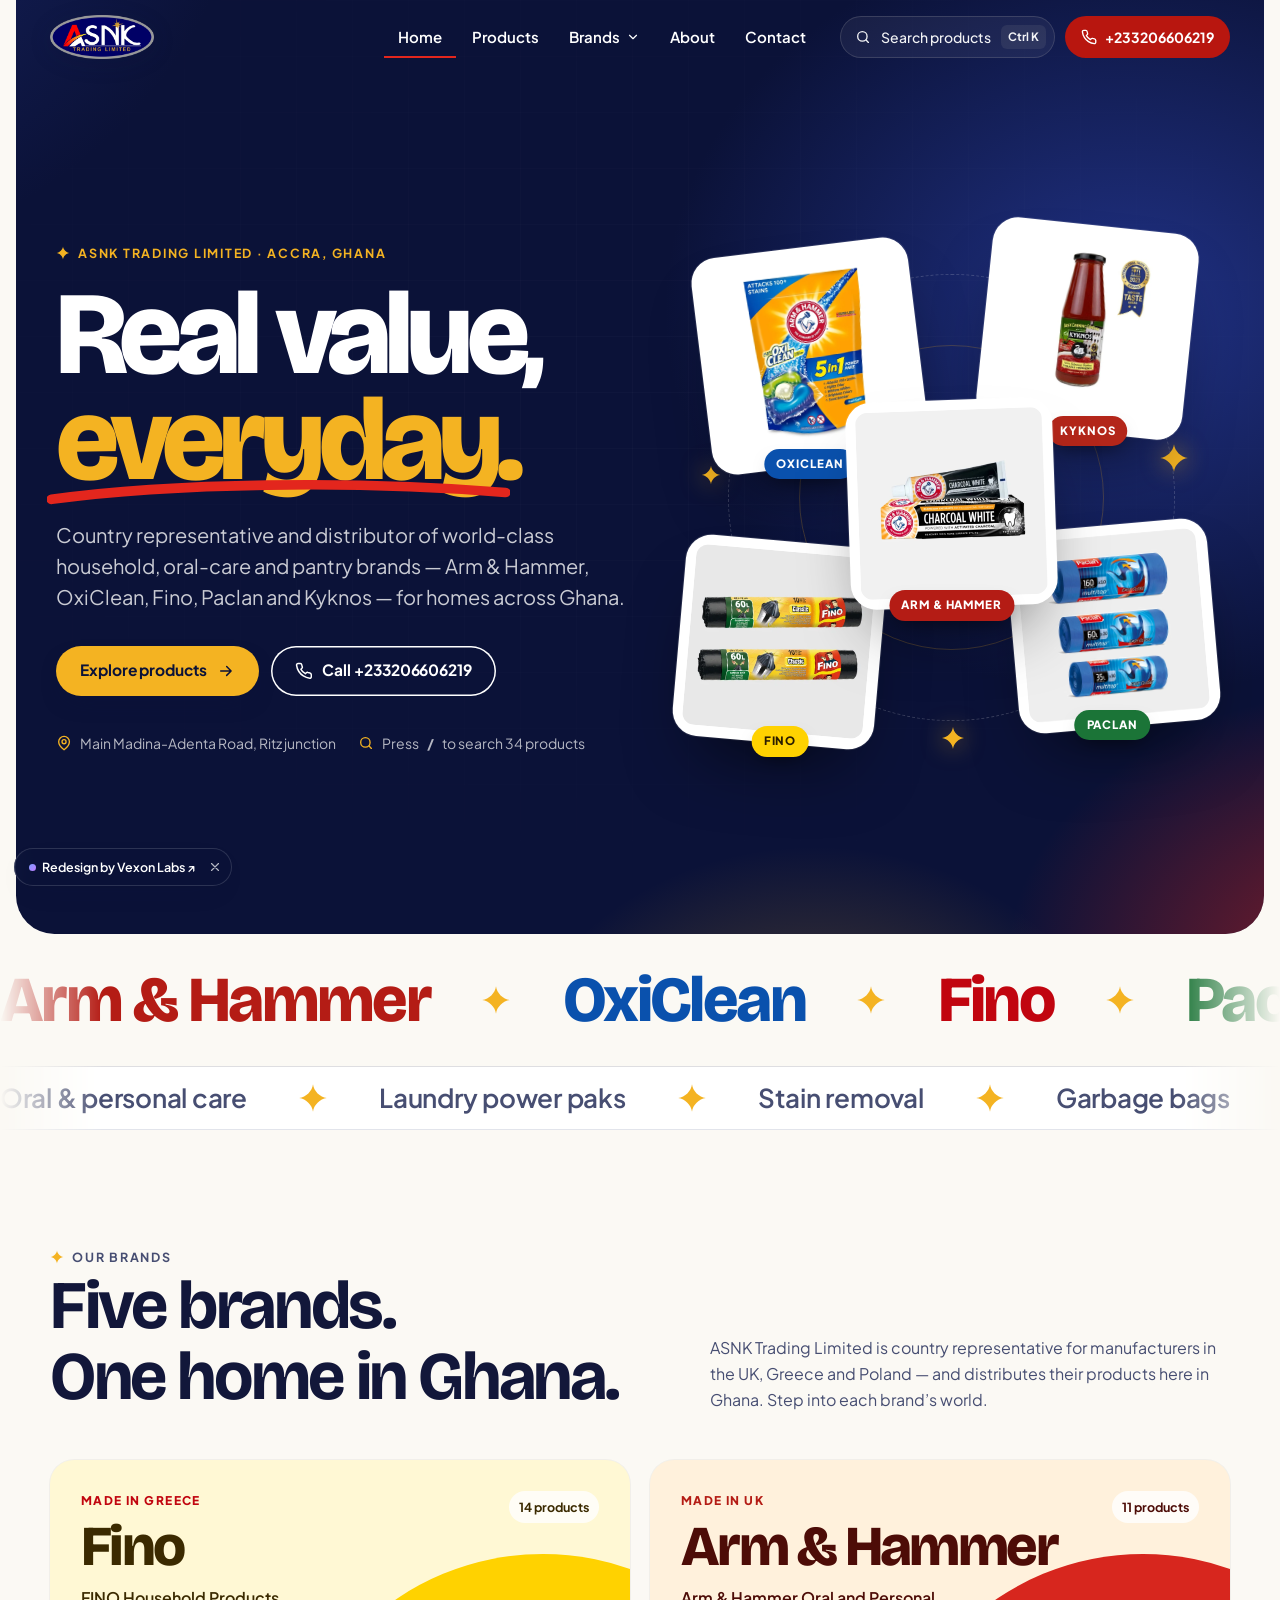
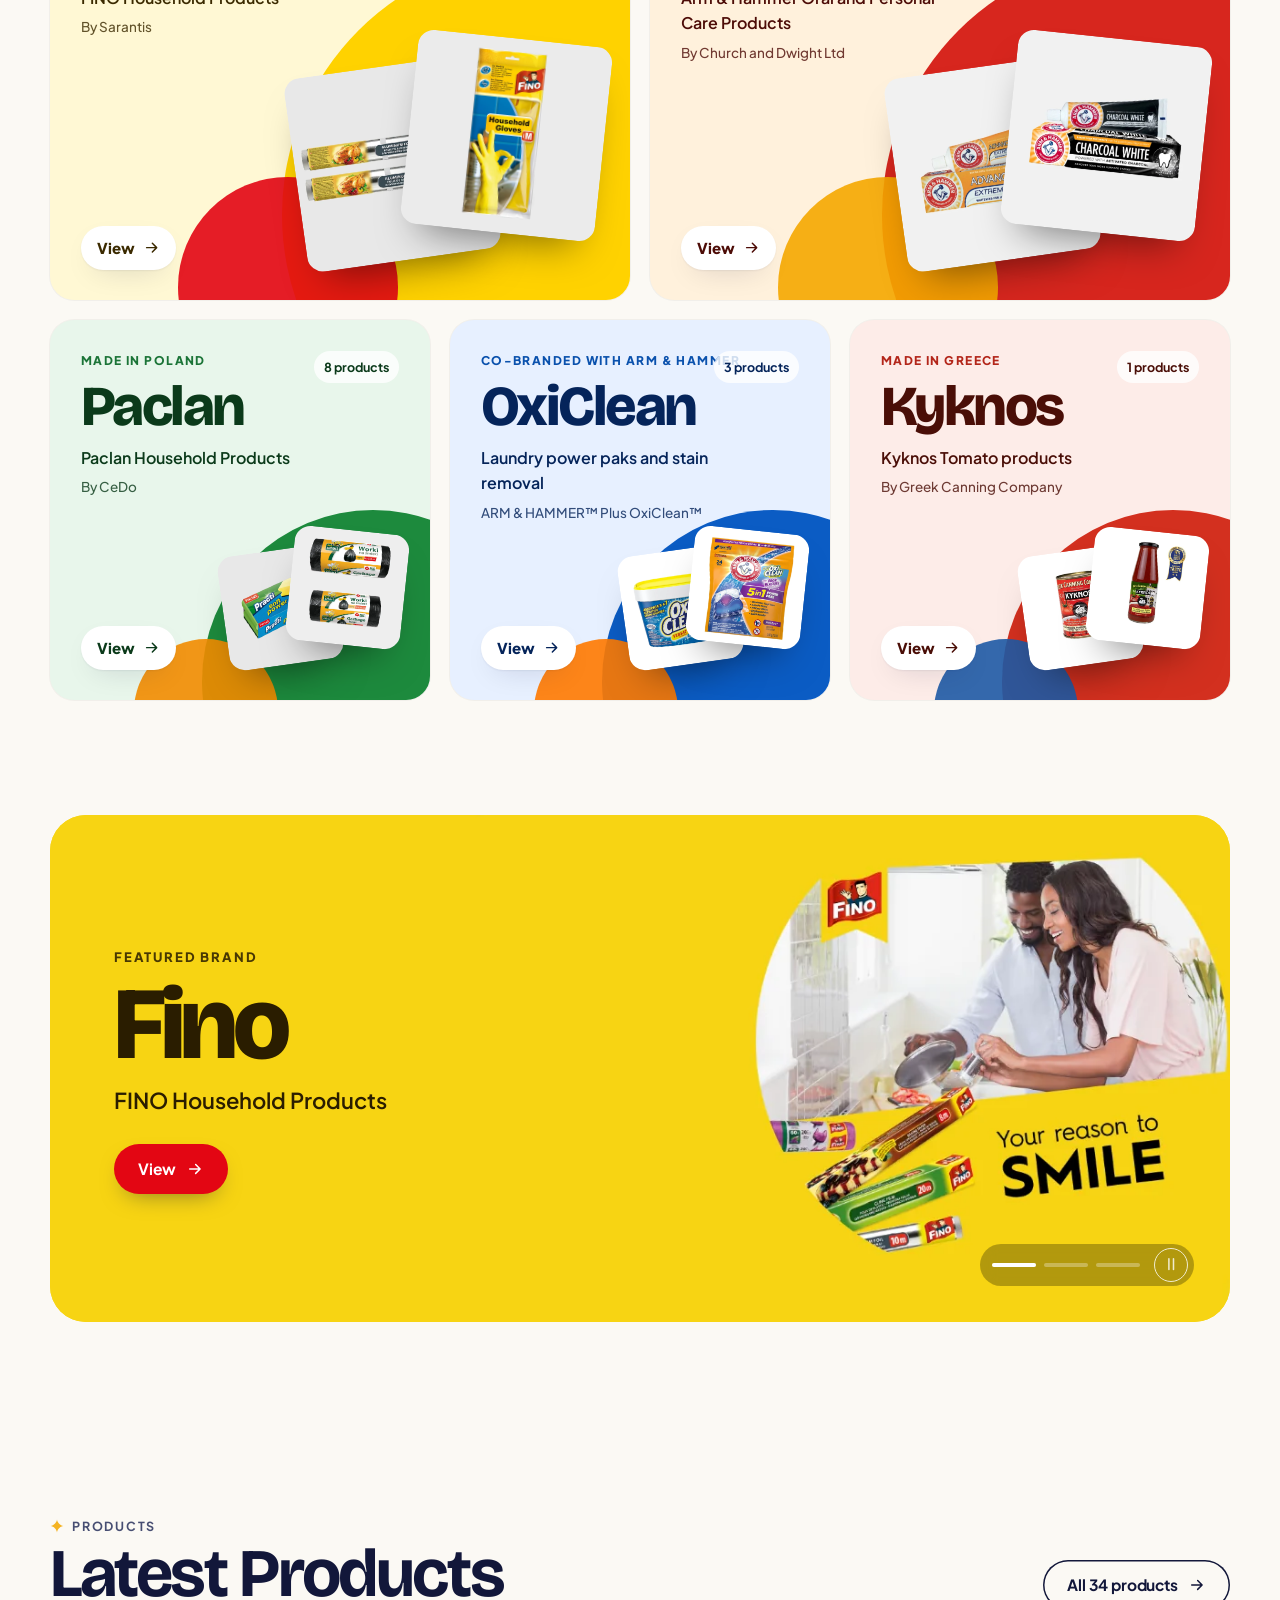
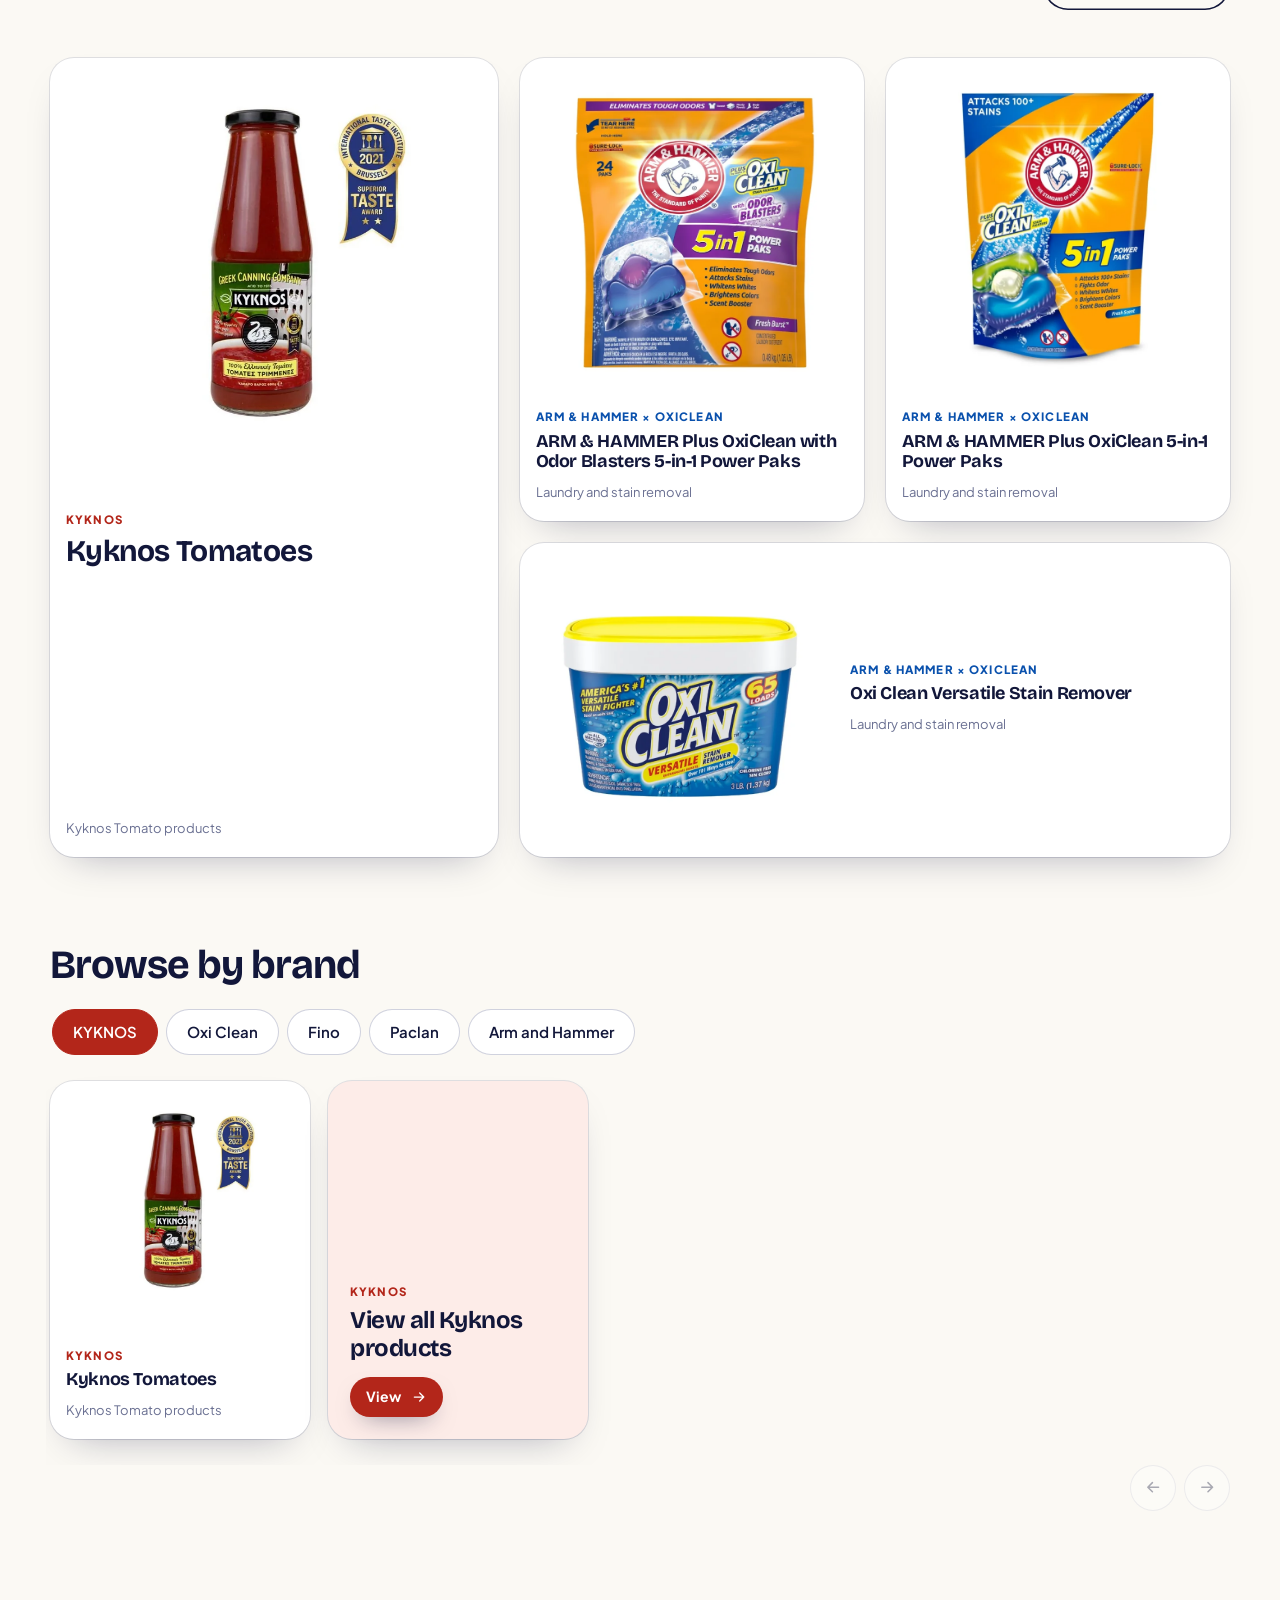
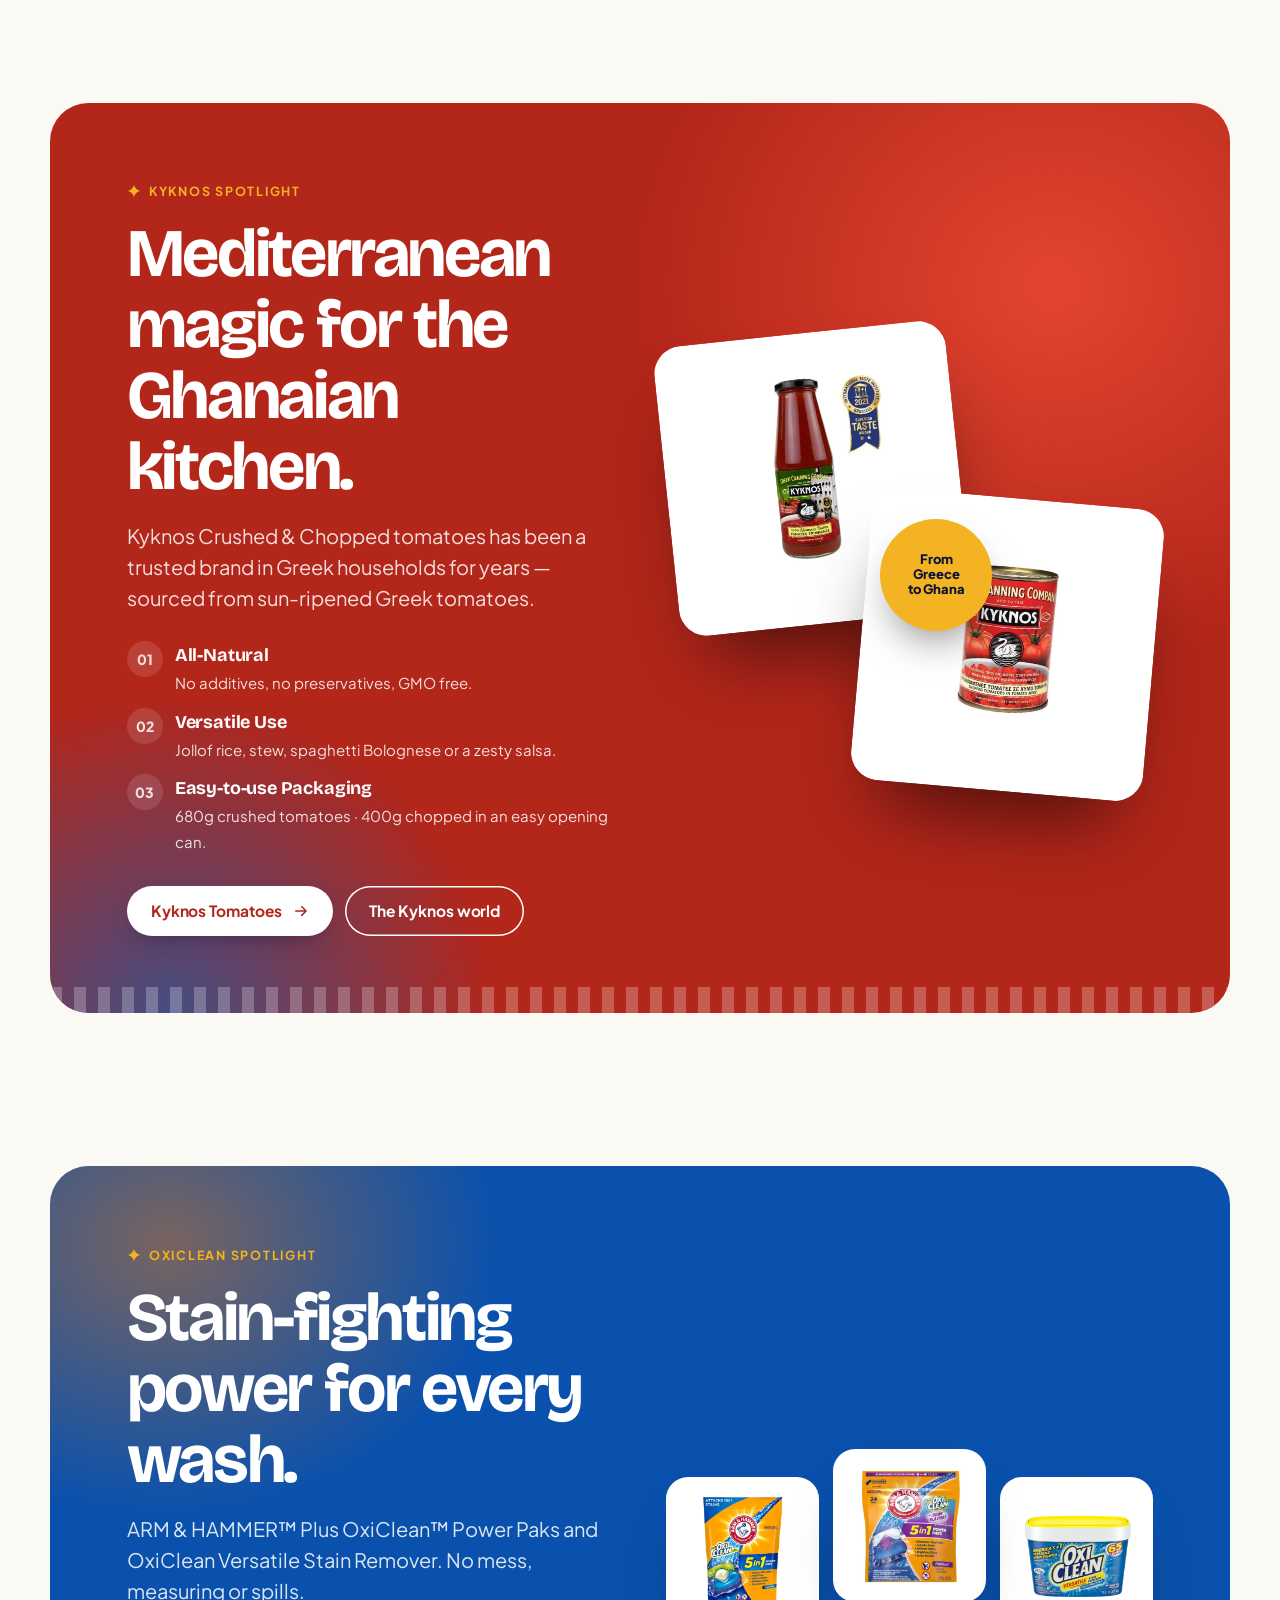
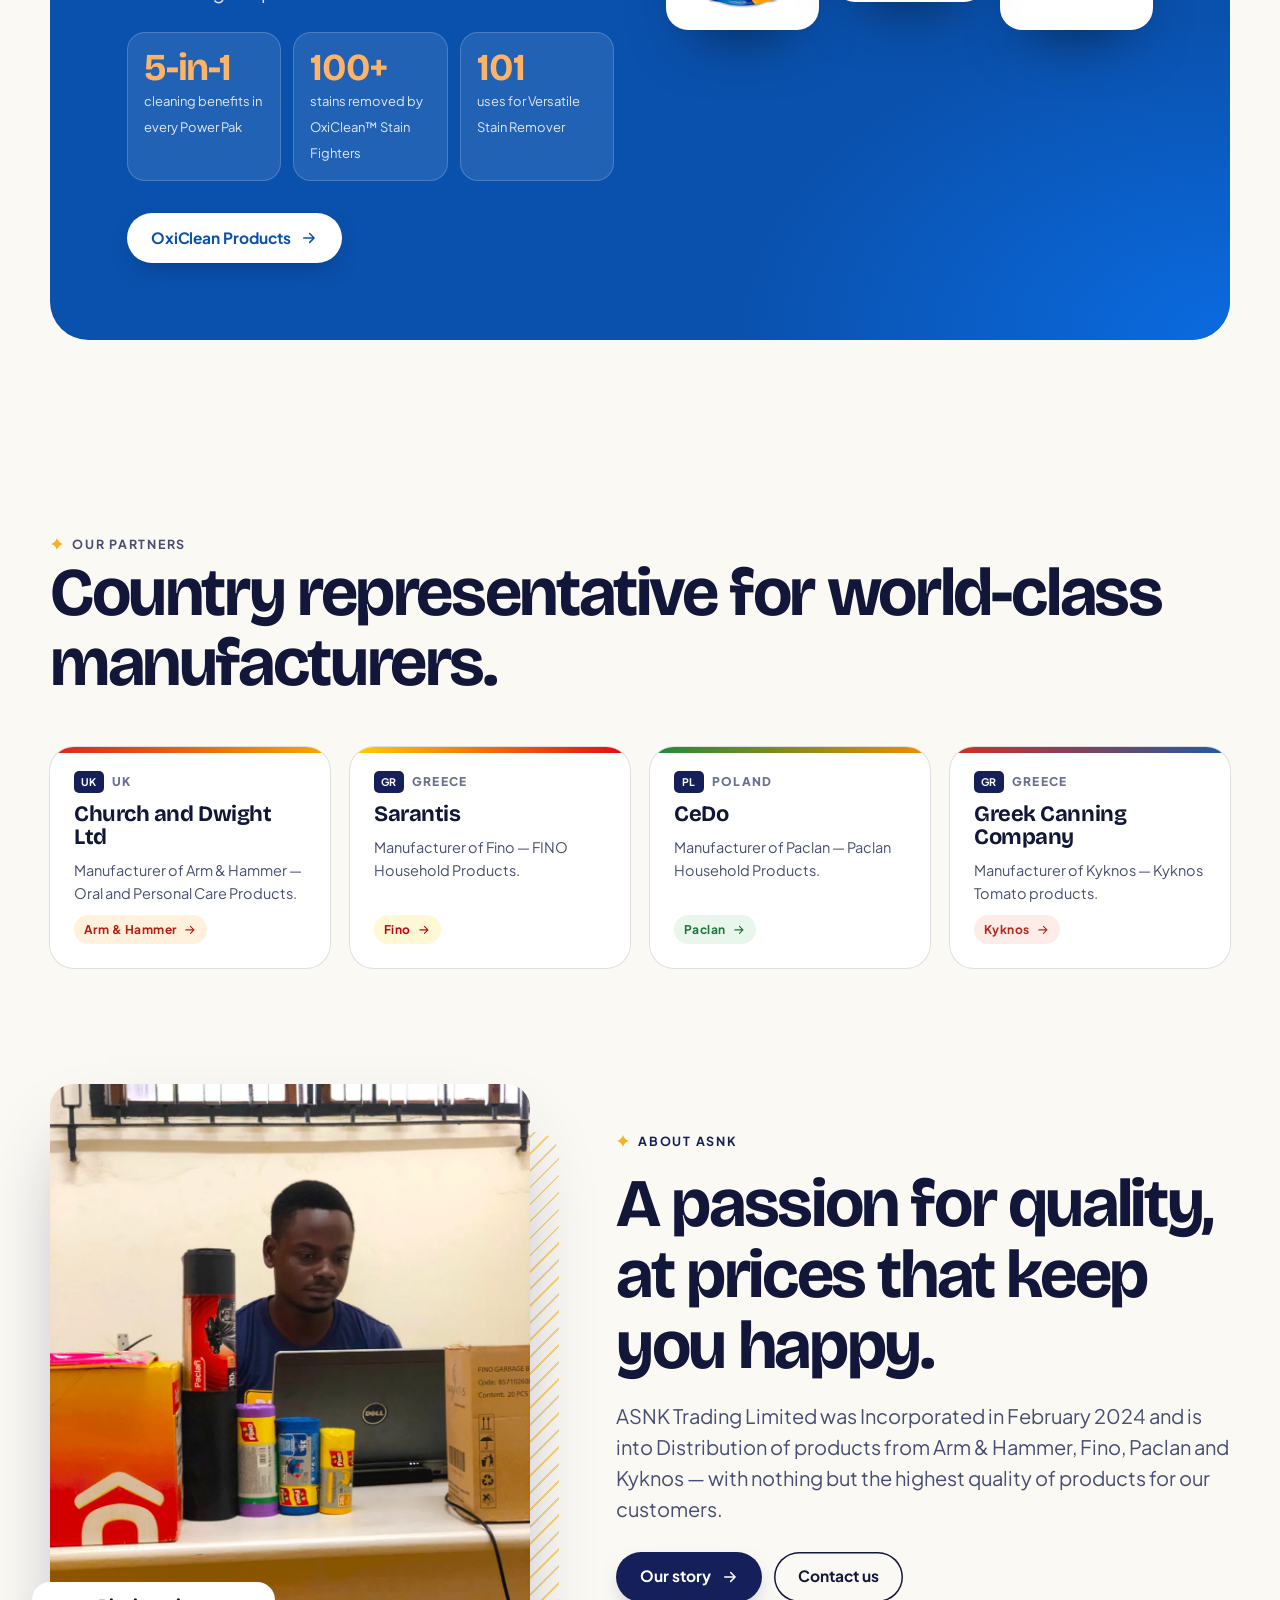
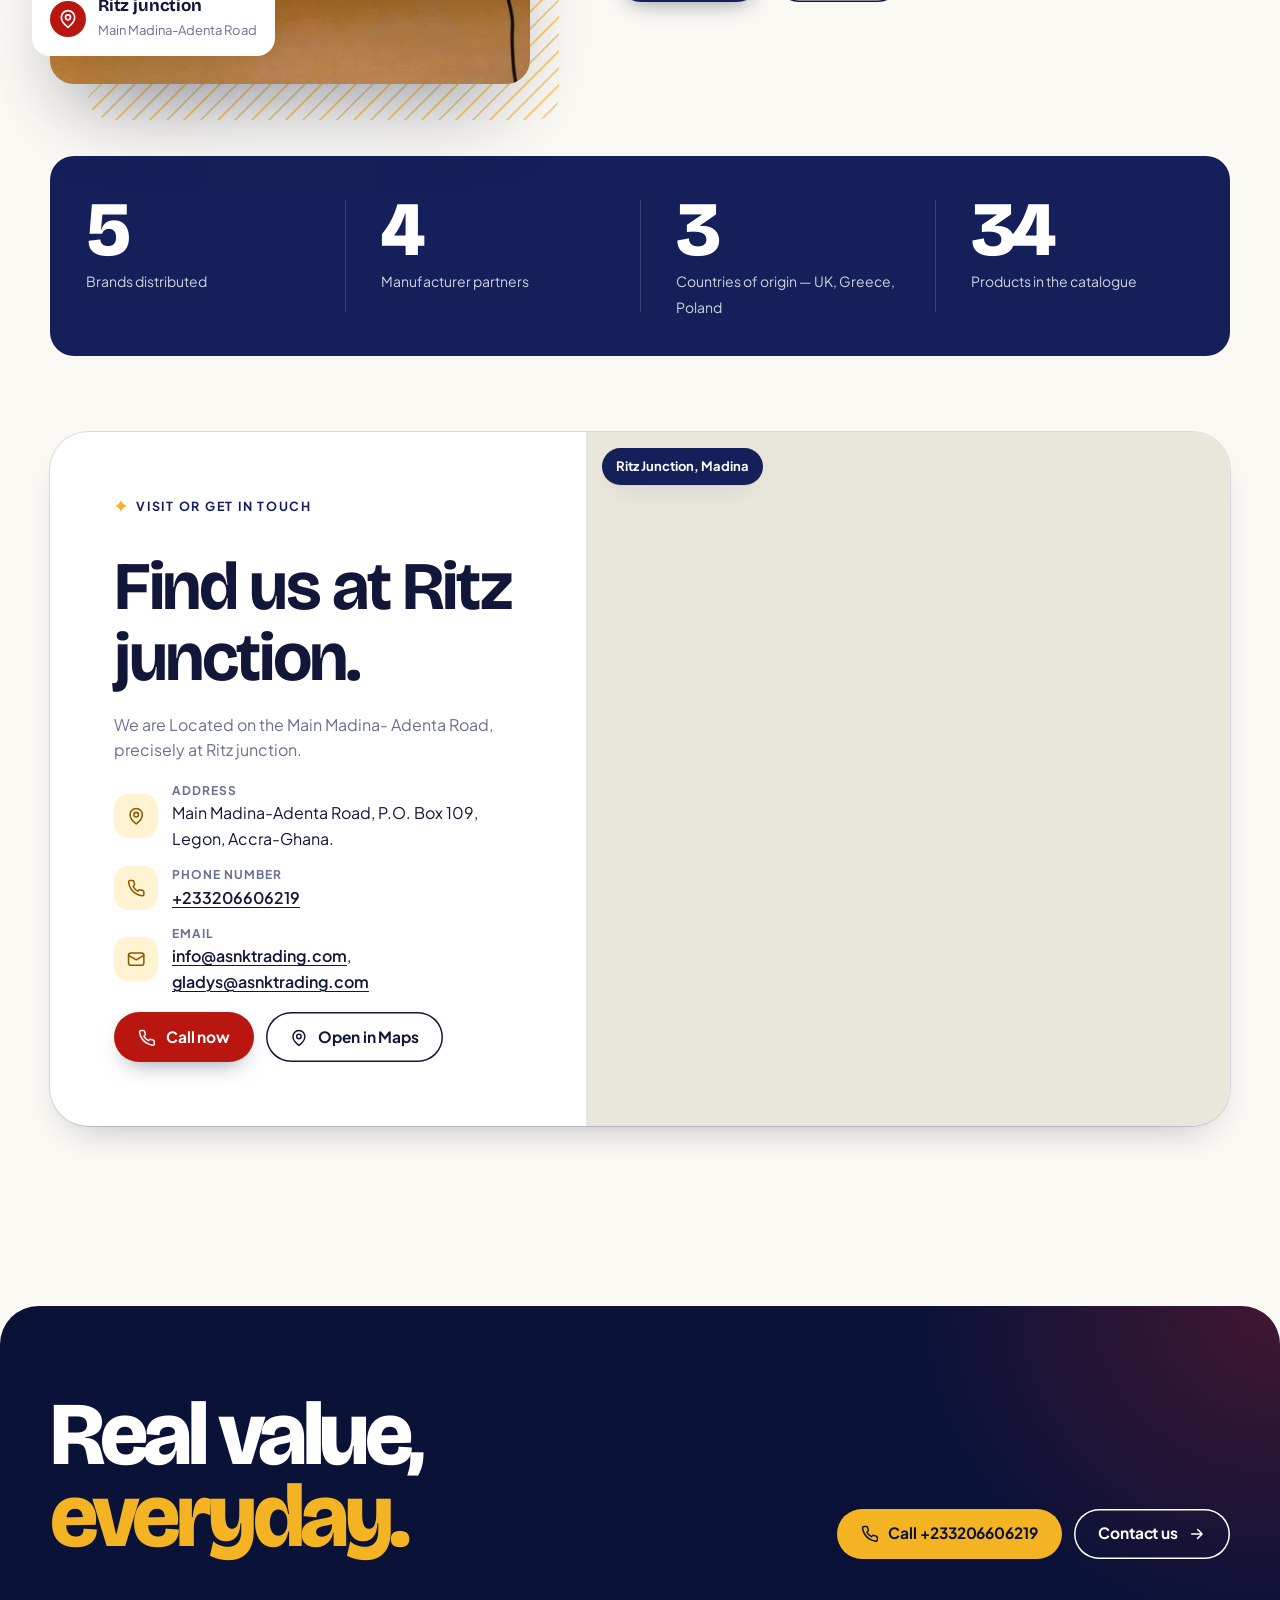
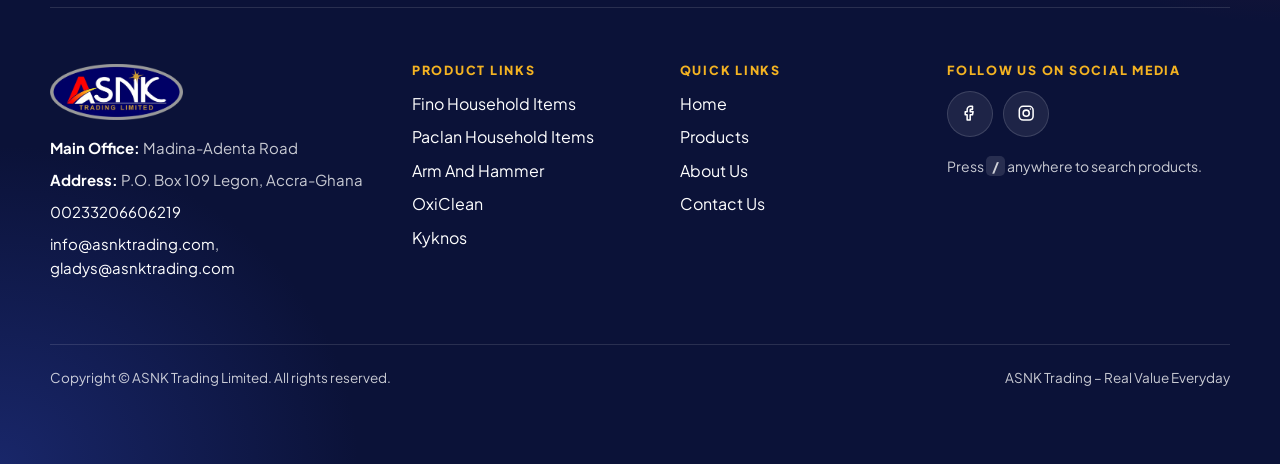
<file: index.html>
<!doctype html>
<html lang="en-GH" class="no-js">
<head>
<meta charset="utf-8">
<meta name="viewport" content="width=device-width, initial-scale=1, viewport-fit=cover">
<title>ASNK Trading – Real Value Everyday</title>
<meta name="description" content="ASNK Trading Limited, Accra: country representative and distributor of Arm &amp; Hammer, OxiClean, Fino, Paclan and Kyknos products in Ghana.">
<meta name="robots" content="noindex">
<link rel="canonical" href="https://asnktrading.com/">
<meta name="theme-color" content="#15205a">
<meta property="og:type" content="website">
<meta property="og:site_name" content="ASNK Trading – Real Value Everyday">
<meta property="og:title" content="ASNK Trading – Real Value Everyday">
<meta property="og:description" content="ASNK Trading Limited, Accra: country representative and distributor of Arm &amp; Hammer, OxiClean, Fino, Paclan and Kyknos products in Ghana.">
<meta property="og:url" content="https://perryop12.github.io/vexon-labs/asnk/index.html">
<meta property="og:image" content="https://perryop12.github.io/vexon-labs/asnk/assets/img/brand/asnk-logo.webp">
<meta name="twitter:card" content="summary">
<link rel="icon" href="assets/img/brand/favicon.svg" type="image/svg+xml">
<link rel="preconnect" href="https://fonts.googleapis.com">
<link rel="preconnect" href="https://fonts.gstatic.com" crossorigin>
<link rel="stylesheet" href="https://fonts.googleapis.com/css2?family=Bricolage+Grotesque:opsz,wght@12..96,500..800&amp;family=Plus+Jakarta+Sans:wght@400..800&amp;display=swap">
<link rel="stylesheet" href="assets/css/asnk.css">
<script>document.documentElement.className=document.documentElement.className.replace('no-js','js');</script>
<script src="assets/data/products.js" defer></script>
<script src="assets/js/asnk.js" defer></script>
</head>
<body data-root="" data-page="home" class="has-dark-hero">
<svg width="0" height="0" style="position:absolute" aria-hidden="true" focusable="false"><defs>
<symbol id="i-search" viewBox="0 0 24 24"><circle cx="11" cy="11" r="7"/><path d="m20 20-3.5-3.5"/></symbol>
<symbol id="i-phone" viewBox="0 0 24 24"><path d="M22 16.9v3a2 2 0 0 1-2.2 2 19.8 19.8 0 0 1-8.6-3.1 19.5 19.5 0 0 1-6-6A19.8 19.8 0 0 1 2.1 4.2 2 2 0 0 1 4.1 2h3a2 2 0 0 1 2 1.7c.1.9.4 1.8.7 2.7a2 2 0 0 1-.5 2.1L8 9.8a16 16 0 0 0 6 6l1.3-1.3a2 2 0 0 1 2.1-.4c.9.3 1.8.6 2.7.7a2 2 0 0 1 1.7 2z"/></symbol>
<symbol id="i-mail" viewBox="0 0 24 24"><rect x="2" y="4" width="20" height="16" rx="3"/><path d="m22 7-10 6L2 7"/></symbol>
<symbol id="i-pin" viewBox="0 0 24 24"><path d="M20 10c0 6-8 12-8 12s-8-6-8-12a8 8 0 0 1 16 0z"/><circle cx="12" cy="10" r="3"/></symbol>
<symbol id="i-arrow-right" viewBox="0 0 24 24"><path d="M5 12h14M13 6l6 6-6 6"/></symbol>
<symbol id="i-arrow-left" viewBox="0 0 24 24"><path d="M19 12H5M11 18l-6-6 6-6"/></symbol>
<symbol id="i-arrow-up" viewBox="0 0 24 24"><path d="M12 19V5M6 11l6-6 6 6"/></symbol>
<symbol id="i-arrow-up-right" viewBox="0 0 24 24"><path d="M7 17 17 7M8 7h9v9"/></symbol>
<symbol id="i-arrow-down" viewBox="0 0 24 24"><path d="M12 5v14M6 13l6 6 6-6"/></symbol>
<symbol id="i-chevron-down" viewBox="0 0 24 24"><path d="m6 9 6 6 6-6"/></symbol>
<symbol id="i-close" viewBox="0 0 24 24"><path d="M18 6 6 18M6 6l12 12"/></symbol>
<symbol id="i-eye" viewBox="0 0 24 24"><path d="M2 12s3.5-7 10-7 10 7 10 7-3.5 7-10 7S2 12 2 12z"/><circle cx="12" cy="12" r="3"/></symbol>
<symbol id="i-link" viewBox="0 0 24 24"><path d="M10 13a5 5 0 0 0 7.5.5l3-3a5 5 0 0 0-7-7l-1.7 1.7"/><path d="M14 11a5 5 0 0 0-7.5-.5l-3 3a5 5 0 0 0 7 7l1.7-1.7"/></symbol>
<symbol id="i-facebook" viewBox="0 0 24 24"><path d="M15 3h-2.5A4.5 4.5 0 0 0 8 7.5V10H5.5v4H8v7h4v-7h3l.8-4H12V7.8c0-.5.4-.8.8-.8H15z"/></symbol>
<symbol id="i-instagram" viewBox="0 0 24 24"><rect x="3" y="3" width="18" height="18" rx="5"/><circle cx="12" cy="12" r="4"/><path d="M17.5 6.5h.01"/></symbol>
<symbol id="i-star" viewBox="0 0 24 24"><path d="M12 1c.6 5.4 5.6 10.4 11 11-5.4.6-10.4 5.6-11 11-.6-5.4-5.6-10.4-11-11C6.4 11.4 11.4 6.4 12 1z"/></symbol>
<symbol id="i-check" viewBox="0 0 24 24"><path d="M20 6 9 17l-5-5"/></symbol>
<symbol id="i-alert" viewBox="0 0 24 24"><circle cx="12" cy="12" r="10"/><path d="M12 8v4M12 16h.01"/></symbol>
<symbol id="i-zoom" viewBox="0 0 24 24"><circle cx="11" cy="11" r="7"/><path d="m20 20-3.5-3.5M11 8v6M8 11h6"/></symbol>
<symbol id="i-pause" viewBox="0 0 24 24"><path d="M9 5v14M15 5v14"/></symbol>
<symbol id="i-play" viewBox="0 0 24 24"><path d="M7 4.5v15L19 12z"/></symbol>
<symbol id="i-building" viewBox="0 0 24 24"><path d="M3 21h18M5 21V5a2 2 0 0 1 2-2h10a2 2 0 0 1 2 2v16M9 7h2M13 7h2M9 11h2M13 11h2M9 15h2M13 15h2"/></symbol>
<symbol id="i-calendar" viewBox="0 0 24 24"><rect x="3" y="4" width="18" height="18" rx="3"/><path d="M16 2v4M8 2v4M3 10h18"/></symbol>
<symbol id="i-shield" viewBox="0 0 24 24"><path d="M12 22s8-4 8-10V5l-8-3-8 3v7c0 6 8 10 8 10z"/><path d="m9 12 2 2 4-4"/></symbol>
<symbol id="i-globe" viewBox="0 0 24 24"><circle cx="12" cy="12" r="10"/><path d="M2 12h20M12 2a15 15 0 0 1 0 20M12 2a15 15 0 0 0 0 20"/></symbol>
<symbol id="i-send" viewBox="0 0 24 24"><path d="M22 2 11 13M22 2l-7 20-4-9-9-4z"/></symbol>
<symbol id="i-info" viewBox="0 0 24 24"><circle cx="12" cy="12" r="10"/><path d="M12 16v-4M12 8h.01"/></symbol>
</defs></svg>
<a class="skip-link" href="#main">Skip to content</a>
<header class="site-header">
  <div class="container hdr-inner">
    <a class="logo" href="index.html" aria-label="ASNK Trading Limited — home"><img src="assets/img/brand/asnk-logo.webp" alt="ASNK Trading Limited" width="700" height="295"></a>
    <nav class="main-nav" aria-label="Main">
      <ul>
        <li><a href="index.html" aria-current="page">Home</a></li>
        <li><a href="products.html">Products</a></li>
        <li><button class="mega-trigger" type="button" aria-expanded="false" aria-controls="mega">Brands <svg class="icon " aria-hidden="true"><use href="#i-chevron-down"></use></svg></button></li>
        <li><a href="about.html">About</a></li>
        <li><a href="contact.html">Contact</a></li>
      </ul>
    </nav>
    <div class="hdr-actions">
      <button class="search-btn" type="button" data-open-search aria-label="Search products (shortcut: /)"><svg class="icon " aria-hidden="true"><use href="#i-search"></use></svg><span>Search products</span><kbd>⌘K</kbd></button>
      <a class="phone-pill" href="tel:+233206606219" aria-label="Call ASNK Trading on +233206606219"><svg class="icon " aria-hidden="true"><use href="#i-phone"></use></svg><span>+233206606219</span></a>
      <button class="icon-btn burger" type="button" aria-expanded="false" aria-controls="mobile-menu" aria-label="Open menu"><span class="burger-lines"><span></span><span></span></span></button>
    </div>
  </div>
  <div class="mega" id="mega" hidden>
    <div class="mega-panel">
      <a class="mega-card th-fino" href="brands/fino.html"><strong>Fino</strong><span>Fino Household Items</span><img src="assets/img/products/classic-line.webp" alt="" width="120" height="120" loading="lazy"></a><a class="mega-card th-paclan" href="brands/paclan.html"><strong>Paclan</strong><span>Paclan Household Items</span><img src="assets/img/products/multitop.webp" alt="" width="120" height="120" loading="lazy"></a><a class="mega-card th-arm-and-hammer" href="brands/arm-and-hammer.html"><strong>Arm &amp; Hammer</strong><span>Oral and Personal Care Products</span><img src="assets/img/products/charcoal-white-toothpaste.webp" alt="" width="120" height="120" loading="lazy"></a><a class="mega-card th-oxiclean" href="brands/oxiclean.html"><strong>OxiClean</strong><span>Laundry and stain removal</span><img src="assets/img/brand/oxi-power-paks.webp" alt="" width="120" height="120" loading="lazy"></a><a class="mega-card th-kyknos" href="brands/kyknos.html"><strong>Kyknos</strong><span>Kyknos Tomato products</span><img src="assets/img/brand/kyknos-crushed.webp" alt="" width="120" height="120" loading="lazy"></a>
      <div class="mega-aside">
        <div><p class="h-sm">All products</p><p>Browse and search the full catalogue across all five brands.</p></div>
        <a class="btn btn--gold btn--sm" href="products.html">View catalogue <svg class="icon icon--arrow" aria-hidden="true"><use href="#i-arrow-right"></use></svg></a>
      </div>
    </div>
  </div>
</header>
<div class="mobile-menu" id="mobile-menu" role="dialog" aria-modal="true" aria-label="Menu" hidden>
  <div class="mm-top">
    <a class="logo" href="index.html"><img src="assets/img/brand/asnk-logo.webp" alt="ASNK Trading Limited" width="700" height="295"></a>
    <button class="icon-btn mm-close" type="button" data-mm-close aria-label="Close menu"><svg class="icon " aria-hidden="true"><use href="#i-close"></use></svg></button>
  </div>
  <ul class="mm-nav">
    <li style="--i:0"><a href="index.html">Home <svg class="icon " aria-hidden="true"><use href="#i-arrow-right"></use></svg></a></li>
    <li style="--i:1"><a href="products.html">Products <svg class="icon " aria-hidden="true"><use href="#i-arrow-right"></use></svg></a></li>
    <li style="--i:2" class="mm-sub"><a class="th-fino" href="brands/fino.html"><span class="dot"></span>Fino Household Items</a></li>
    <li style="--i:3" class="mm-sub"><a class="th-paclan" href="brands/paclan.html"><span class="dot"></span>Paclan Household Items</a></li>
    <li style="--i:4" class="mm-sub"><a class="th-arm-and-hammer" href="brands/arm-and-hammer.html"><span class="dot"></span>Arm And Hammer</a></li>
    <li style="--i:5" class="mm-sub"><a class="th-oxiclean" href="brands/oxiclean.html"><span class="dot"></span>OxiClean</a></li>
    <li style="--i:6" class="mm-sub"><a class="th-kyknos" href="brands/kyknos.html"><span class="dot"></span>Kyknos</a></li>
    <li style="--i:7"><a href="about.html">About <svg class="icon " aria-hidden="true"><use href="#i-arrow-right"></use></svg></a></li>
    <li style="--i:8"><a href="contact.html">Contact <svg class="icon " aria-hidden="true"><use href="#i-arrow-right"></use></svg></a></li>
  </ul>
  <div class="mm-foot">
    <button class="btn btn--white" type="button" data-open-search data-mm-close><svg class="icon " aria-hidden="true"><use href="#i-search"></use></svg>Search products</button>
    <a class="btn btn--red" href="tel:+233206606219"><svg class="icon " aria-hidden="true"><use href="#i-phone"></use></svg>+233206606219</a>
    <p style="margin:6px 0 0;opacity:.75">Main Madina-Adenta Road, Ritz junction · <a href="mailto:info@asnktrading.com">info@asnktrading.com</a></p>
  </div>
</div>
<main id="main" tabindex="-1">

<div class="hero-shell">
<section class="hero" aria-labelledby="hero-h">
  <div class="container hero-grid">
    <div>
      <p class="eyebrow"><svg class="icon star icon--fill" aria-hidden="true"><use href="#i-star"></use></svg>ASNK Trading Limited · Accra, Ghana</p>
      <h1 id="hero-h"><span class="line" style="--i:0">Real value,</span><span class="line" style="--i:1"><em>everyday.<svg viewBox="0 0 300 24" preserveAspectRatio="none" aria-hidden="true"><path d="M3 17C80 5 200 3 297 12" fill="none" stroke="currentColor" stroke-width="7" stroke-linecap="round"/></svg></em></span></h1>
      <p class="lead">Country representative and distributor of world-class household, oral-care and pantry brands — Arm &amp; Hammer, OxiClean, Fino, Paclan and Kyknos — for homes across Ghana.</p>
      <div class="hero-cta">
        <a class="btn btn--gold" href="products.html">Explore products <svg class="icon icon--arrow" aria-hidden="true"><use href="#i-arrow-right"></use></svg></a>
        <a class="btn btn--ghost" href="tel:+233206606219"><svg class="icon " aria-hidden="true"><use href="#i-phone"></use></svg>Call +233206606219</a>
      </div>
      <div class="hero-meta"><span><svg class="icon " aria-hidden="true"><use href="#i-pin"></use></svg>Main Madina-Adenta Road, Ritz junction</span><span><svg class="icon " aria-hidden="true"><use href="#i-search"></use></svg>Press <b>/</b> to search 34 products</span></div>
    </div>
    <div class="stack" data-parallax>
      <span class="ring" aria-hidden="true"></span><span class="ring ring--2" aria-hidden="true"></span>
      <svg class="sparkle icon--fill" style="--x:88%;--y:40%;--s:30px" aria-hidden="true"><use href="#i-star"></use></svg>
      <svg class="sparkle icon--fill" style="--x:4%;--y:44%;--s:20px;--delay:-1.2s" aria-hidden="true"><use href="#i-star"></use></svg>
      <svg class="sparkle icon--fill" style="--x:48%;--y:92%;--s:24px;--delay:-2s" aria-hidden="true"><use href="#i-star"></use></svg>
      <a class="float th-oxiclean" href="product.html?p=arm-hammer-plus-oxiclean-5-in-1-power-paks" style="--x:4%;--y:4%;--w:40%;--depth:18;--z:2" aria-label="ARM &amp; HAMMER Plus OxiClean 5-in-1 Power Paks"><div class="float-inner" style="--r:-7deg;--dur:7s;--delay:0s"><img src="assets/img/brand/oxi-power-paks.webp" alt="" width="600" height="600" decoding="async"></div><span class="float-label">OxiClean</span></a><a class="float th-kyknos" href="product.html?p=kyknos-tomatoes" style="--x:56%;--y:0%;--w:38%;--depth:-14;--z:1" aria-label="Kyknos Tomatoes"><div class="float-inner" style="--r:6deg;--dur:8s;--delay:-2s"><img src="assets/img/brand/kyknos-crushed.webp" alt="" width="600" height="600" decoding="async"></div><span class="float-label">Kyknos</span></a><a class="float th-arm-and-hammer" href="product.html?p=charcoal-white-toothpaste" style="--x:31%;--y:32%;--w:38%;--depth:26;--z:4" aria-label="Charcoal White Toothpaste"><div class="float-inner" style="--r:-2deg;--dur:6.5s;--delay:-1s"><img src="assets/img/products/charcoal-white-toothpaste.webp" alt="" width="600" height="600" decoding="async"></div><span class="float-label">Arm &amp; Hammer</span></a><a class="float th-fino" href="product.html?p=classic-line" style="--x:0%;--y:58%;--w:37%;--depth:-20;--z:3" aria-label="Fino Classic Line garbage bags"><div class="float-inner" style="--r:5deg;--dur:7.5s;--delay:-3s"><img src="assets/img/products/classic-line.webp" alt="" width="600" height="600" decoding="async"></div><span class="float-label">Fino</span></a><a class="float th-paclan" href="product.html?p=multitop" style="--x:61%;--y:55%;--w:37%;--depth:12;--z:2" aria-label="Paclan Multitop bags"><div class="float-inner" style="--r:-5deg;--dur:9s;--delay:-4s"><img src="assets/img/products/multitop.webp" alt="" width="600" height="600" decoding="async"></div><span class="float-label">Paclan</span></a>
    </div>
  </div>
</section>
</div>

<div class="marquee" style="--speed:38s" aria-label="Our brands">
  <div class="marquee-track"><div class="marquee-group"><a class="th-arm-and-hammer" href="brands/arm-and-hammer.html">Arm &amp; Hammer</a><svg class="icon mq-star icon--fill" aria-hidden="true"><use href="#i-star"></use></svg><a class="th-oxiclean" href="brands/oxiclean.html">OxiClean</a><svg class="icon mq-star icon--fill" aria-hidden="true"><use href="#i-star"></use></svg><a class="th-fino" href="brands/fino.html">Fino</a><svg class="icon mq-star icon--fill" aria-hidden="true"><use href="#i-star"></use></svg><a class="th-paclan" href="brands/paclan.html">Paclan</a><svg class="icon mq-star icon--fill" aria-hidden="true"><use href="#i-star"></use></svg><a class="th-kyknos" href="brands/kyknos.html">Kyknos</a><svg class="icon mq-star icon--fill" aria-hidden="true"><use href="#i-star"></use></svg></div><div class="marquee-group" aria-hidden="true"><span class="mq-item th-arm-and-hammer">Arm &amp; Hammer</span><svg class="icon mq-star icon--fill" aria-hidden="true"><use href="#i-star"></use></svg><span class="mq-item th-oxiclean">OxiClean</span><svg class="icon mq-star icon--fill" aria-hidden="true"><use href="#i-star"></use></svg><span class="mq-item th-fino">Fino</span><svg class="icon mq-star icon--fill" aria-hidden="true"><use href="#i-star"></use></svg><span class="mq-item th-paclan">Paclan</span><svg class="icon mq-star icon--fill" aria-hidden="true"><use href="#i-star"></use></svg><span class="mq-item th-kyknos">Kyknos</span><svg class="icon mq-star icon--fill" aria-hidden="true"><use href="#i-star"></use></svg></div></div>
</div>
<div class="marquee marquee--small marquee--reverse" style="--speed:60s" aria-label="Product ranges">
  <div class="marquee-track"><div class="marquee-group"><span class="mq-item">Oral & personal care</span><svg class="icon mq-star icon--fill" aria-hidden="true"><use href="#i-star"></use></svg><span class="mq-item">Laundry power paks</span><svg class="icon mq-star icon--fill" aria-hidden="true"><use href="#i-star"></use></svg><span class="mq-item">Stain removal</span><svg class="icon mq-star icon--fill" aria-hidden="true"><use href="#i-star"></use></svg><span class="mq-item">Garbage bags</span><svg class="icon mq-star icon--fill" aria-hidden="true"><use href="#i-star"></use></svg><span class="mq-item">Food packaging</span><svg class="icon mq-star icon--fill" aria-hidden="true"><use href="#i-star"></use></svg><span class="mq-item">Aluminium foil</span><svg class="icon mq-star icon--fill" aria-hidden="true"><use href="#i-star"></use></svg><span class="mq-item">Cling film</span><svg class="icon mq-star icon--fill" aria-hidden="true"><use href="#i-star"></use></svg><span class="mq-item">Sponges & scourers</span><svg class="icon mq-star icon--fill" aria-hidden="true"><use href="#i-star"></use></svg><span class="mq-item">Household gloves</span><svg class="icon mq-star icon--fill" aria-hidden="true"><use href="#i-star"></use></svg><span class="mq-item">Brooms</span><svg class="icon mq-star icon--fill" aria-hidden="true"><use href="#i-star"></use></svg><span class="mq-item">Microfibre towels</span><svg class="icon mq-star icon--fill" aria-hidden="true"><use href="#i-star"></use></svg><span class="mq-item">Crushed & chopped tomatoes</span><svg class="icon mq-star icon--fill" aria-hidden="true"><use href="#i-star"></use></svg></div><div class="marquee-group" aria-hidden="true"><span class="mq-item">Oral & personal care</span><svg class="icon mq-star icon--fill" aria-hidden="true"><use href="#i-star"></use></svg><span class="mq-item">Laundry power paks</span><svg class="icon mq-star icon--fill" aria-hidden="true"><use href="#i-star"></use></svg><span class="mq-item">Stain removal</span><svg class="icon mq-star icon--fill" aria-hidden="true"><use href="#i-star"></use></svg><span class="mq-item">Garbage bags</span><svg class="icon mq-star icon--fill" aria-hidden="true"><use href="#i-star"></use></svg><span class="mq-item">Food packaging</span><svg class="icon mq-star icon--fill" aria-hidden="true"><use href="#i-star"></use></svg><span class="mq-item">Aluminium foil</span><svg class="icon mq-star icon--fill" aria-hidden="true"><use href="#i-star"></use></svg><span class="mq-item">Cling film</span><svg class="icon mq-star icon--fill" aria-hidden="true"><use href="#i-star"></use></svg><span class="mq-item">Sponges & scourers</span><svg class="icon mq-star icon--fill" aria-hidden="true"><use href="#i-star"></use></svg><span class="mq-item">Household gloves</span><svg class="icon mq-star icon--fill" aria-hidden="true"><use href="#i-star"></use></svg><span class="mq-item">Brooms</span><svg class="icon mq-star icon--fill" aria-hidden="true"><use href="#i-star"></use></svg><span class="mq-item">Microfibre towels</span><svg class="icon mq-star icon--fill" aria-hidden="true"><use href="#i-star"></use></svg><span class="mq-item">Crushed & chopped tomatoes</span><svg class="icon mq-star icon--fill" aria-hidden="true"><use href="#i-star"></use></svg></div></div>
</div>

<section class="section" aria-labelledby="worlds-h">
  <div class="container">
    <div class="section-head">
      <div><p class="eyebrow"><svg class="icon star icon--fill" aria-hidden="true"><use href="#i-star"></use></svg>Our brands</p><h2 class="h-lg" id="worlds-h">Five brands.<br>One home in Ghana.</h2></div>
      <p data-reveal>ASNK Trading Limited is country representative for manufacturers in the UK, Greece and Poland — and distributes their products here in Ghana. Step into each brand’s world.</p>
    </div>
    <div class="worlds"><a class="world th-fino" href="brands/fino.html" data-tilt data-reveal style="--d:0"><span class="count">14 products</span><span class="kicker">Made in Greece</span><h3>Fino</h3><p>FINO Household Products</p><span class="made">By Sarantis</span><span class="view">View <svg class="icon " aria-hidden="true"><use href="#i-arrow-right"></use></svg></span><div class="packs" aria-hidden="true"><img src="assets/img/products/fino-aluminum-foil.webp" alt="" width="300" height="300" loading="lazy"><img src="assets/img/products/gloves.webp" alt="" width="300" height="300" loading="lazy"></div></a><a class="world th-arm-and-hammer" href="brands/arm-and-hammer.html" data-tilt data-reveal style="--d:1"><span class="count">11 products</span><span class="kicker">Made in UK</span><h3>Arm &amp; Hammer</h3><p>Arm &amp; Hammer Oral and Personal Care Products</p><span class="made">By Church and Dwight Ltd</span><span class="view">View <svg class="icon " aria-hidden="true"><use href="#i-arrow-right"></use></svg></span><div class="packs" aria-hidden="true"><img src="assets/img/products/advance-white-toothpaste.webp" alt="" width="300" height="300" loading="lazy"><img src="assets/img/products/charcoal-white-toothpaste.webp" alt="" width="300" height="300" loading="lazy"></div></a><a class="world th-paclan" href="brands/paclan.html" data-tilt data-reveal style="--d:2"><span class="count">8 products</span><span class="kicker">Made in Poland</span><h3>Paclan</h3><p>Paclan Household Products</p><span class="made">By CeDo</span><span class="view">View <svg class="icon " aria-hidden="true"><use href="#i-arrow-right"></use></svg></span><div class="packs" aria-hidden="true"><img src="assets/img/products/soft-power-kitchen-sponges.webp" alt="" width="300" height="300" loading="lazy"><img src="assets/img/products/paclan-bee-smart-bags.webp" alt="" width="300" height="300" loading="lazy"></div></a><a class="world th-oxiclean" href="brands/oxiclean.html" data-tilt data-reveal style="--d:3"><span class="count">3 products</span><span class="kicker">Co-branded with Arm &amp; Hammer</span><h3>OxiClean</h3><p>Laundry power paks and stain removal</p><span class="made">ARM &amp; HAMMER™ Plus OxiClean™</span><span class="view">View <svg class="icon " aria-hidden="true"><use href="#i-arrow-right"></use></svg></span><div class="packs" aria-hidden="true"><img src="assets/img/products/oxi-clean-versatile-stain-remover.webp" alt="" width="300" height="300" loading="lazy"><img src="assets/img/products/arm-hammer-plus-oxiclean-with-odor-blasters-5-in-1-power-paks.webp" alt="" width="300" height="300" loading="lazy"></div></a><a class="world th-kyknos" href="brands/kyknos.html" data-tilt data-reveal style="--d:4"><span class="count">1 products</span><span class="kicker">Made in Greece</span><h3>Kyknos</h3><p>Kyknos Tomato products</p><span class="made">By Greek Canning Company</span><span class="view">View <svg class="icon " aria-hidden="true"><use href="#i-arrow-right"></use></svg></span><div class="packs" aria-hidden="true"><img src="assets/img/brand/kyknos-chopped.webp" alt="" width="300" height="300" loading="lazy"><img src="assets/img/brand/kyknos-crushed.webp" alt="" width="300" height="300" loading="lazy"></div></a></div>
  </div>
</section>

<section class="section section--tight" aria-labelledby="spot-h" style="padding-top:0">
  <div class="container">
    <h2 class="sr-only" id="spot-h">Featured brands</h2>
    
<div class="slider th-fino" data-slider role="region" aria-roledescription="carousel" aria-label="Featured brands">
  <div class="slides">
    <div class="slide slide--fino is-active" data-brand="fino" role="group" aria-roledescription="slide" aria-label="1 of 3: Fino">
      <div class="slide-copy"><span class="kicker">Featured brand</span><h3>Fino</h3><p>FINO Household Products</p><a class="btn" href="brands/fino.html">View <svg class="icon icon--arrow" aria-hidden="true"><use href="#i-arrow-right"></use></svg></a></div>
      <div class="slide-media"><img src="assets/img/brand/fino-banner.webp" alt="Fino household products — your reason to smile" width="1294" height="585" loading="lazy"></div>
    </div>
    <div class="slide slide--paclan" data-brand="paclan" role="group" aria-roledescription="slide" aria-label="2 of 3: Paclan" aria-hidden="true">
      <div class="slide-copy"><span class="kicker">Featured brand</span><h3>Paclan</h3><p>Paclan Household Products</p><a class="btn" href="brands/paclan.html" tabindex="-1">View <svg class="icon icon--arrow" aria-hidden="true"><use href="#i-arrow-right"></use></svg></a></div>
      <div class="slide-media"><img src="assets/img/brand/paclan-banner.webp" alt="Paclan garbage bags and Practi sponges" width="1600" height="491" loading="lazy"></div>
    </div>
    <div class="slide slide--ah" data-brand="arm-and-hammer" role="group" aria-roledescription="slide" aria-label="3 of 3: Arm &amp; Hammer" aria-hidden="true">
      <div class="slide-copy"><span class="kicker">Featured brand</span><h3>Arm &amp; Hammer</h3><p>Arm &amp; Hammer Oral and Personal Care Products</p><a class="btn" href="brands/arm-and-hammer.html" tabindex="-1">View <svg class="icon icon--arrow" aria-hidden="true"><use href="#i-arrow-right"></use></svg></a></div>
      <div class="slide-media"><div class="slide-pack"><div class="fan">
        <img src="assets/img/products/enamel-repair-toothpaste.webp" alt="Enamel Repair Toothpaste" width="600" height="600" loading="lazy">
        <img src="assets/img/products/advance-white-toothpaste.webp" alt="Advance White Toothpaste" width="600" height="600" loading="lazy">
        <img src="assets/img/products/advance-deodorant-invisible-solid-unscented.webp" alt="Advance Invisible Solid Deodorant" width="600" height="600" loading="lazy">
      </div></div></div>
    </div>
  </div>
  <div class="slider-ui">
    <div class="slider-dots" role="group" aria-label="Choose slide">
      <button type="button" aria-label="Show slide 1: Fino" aria-current="true"><span></span></button>
      <button type="button" aria-label="Show slide 2: Paclan" aria-current="false"><span></span></button>
      <button type="button" aria-label="Show slide 3: Arm &amp; Hammer" aria-current="false"><span></span></button>
    </div>
    <button class="slider-toggle" type="button" aria-label="Pause slideshow"><svg class="icon " aria-hidden="true"><use href="#i-pause"></use></svg></button>
  </div>
</div>
  </div>
</section>

<section class="section" aria-labelledby="products-h" id="products">
  <div class="container">
    <div class="section-head">
      <div><p class="eyebrow"><svg class="icon star icon--fill" aria-hidden="true"><use href="#i-star"></use></svg>Products</p><h2 class="h-lg" id="products-h">Latest Products</h2></div>
      <a class="btn btn--ghost" href="products.html">All 34 products <svg class="icon icon--arrow" aria-hidden="true"><use href="#i-arrow-right"></use></svg></a>
    </div>
    <div class="latest"><article class="card th-kyknos" data-slug="kyknos-tomatoes" style="--i:0" data-reveal><a class="card-link" href="product.html?p=kyknos-tomatoes"><div class="stage"><img src="assets/img/products/kyknos-tomatoes.webp" alt="Kyknos Tomatoes" width="600" height="600" loading="lazy" decoding="async"></div><div class="card-body"><span class="card-brand">Kyknos</span><h3 class="card-title">Kyknos Tomatoes</h3><span class="card-cat">Kyknos Tomato products</span></div></a><button class="card-qv" type="button" data-qv="kyknos-tomatoes" aria-label="Quick view: Kyknos Tomatoes"><svg class="icon " aria-hidden="true"><use href="#i-eye"></use></svg></button></article><article class="card th-oxiclean" data-slug="arm-hammer-plus-oxiclean-with-odor-blasters-5-in-1-power-paks" style="--i:1" data-reveal><a class="card-link" href="product.html?p=arm-hammer-plus-oxiclean-with-odor-blasters-5-in-1-power-paks"><div class="stage"><img src="assets/img/products/arm-hammer-plus-oxiclean-with-odor-blasters-5-in-1-power-paks.webp" alt="ARM &amp; HAMMER Plus OxiClean with Odor Blasters 5-in-1 Power Paks" width="600" height="600" loading="lazy" decoding="async"></div><div class="card-body"><span class="card-brand">Arm &amp; Hammer × OxiClean</span><h3 class="card-title">ARM &amp; HAMMER Plus OxiClean with Odor Blasters 5-in-1 Power Paks</h3><span class="card-cat">Laundry and stain removal</span></div></a><button class="card-qv" type="button" data-qv="arm-hammer-plus-oxiclean-with-odor-blasters-5-in-1-power-paks" aria-label="Quick view: ARM &amp; HAMMER Plus OxiClean with Odor Blasters 5-in-1 Power Paks"><svg class="icon " aria-hidden="true"><use href="#i-eye"></use></svg></button></article><article class="card th-oxiclean" data-slug="arm-hammer-plus-oxiclean-5-in-1-power-paks" style="--i:2" data-reveal><a class="card-link" href="product.html?p=arm-hammer-plus-oxiclean-5-in-1-power-paks"><div class="stage"><img src="assets/img/products/arm-hammer-plus-oxiclean-5-in-1-power-paks.webp" alt="ARM &amp; HAMMER Plus OxiClean 5-in-1 Power Paks" width="600" height="600" loading="lazy" decoding="async"></div><div class="card-body"><span class="card-brand">Arm &amp; Hammer × OxiClean</span><h3 class="card-title">ARM &amp; HAMMER Plus OxiClean 5-in-1 Power Paks</h3><span class="card-cat">Laundry and stain removal</span></div></a><button class="card-qv" type="button" data-qv="arm-hammer-plus-oxiclean-5-in-1-power-paks" aria-label="Quick view: ARM &amp; HAMMER Plus OxiClean 5-in-1 Power Paks"><svg class="icon " aria-hidden="true"><use href="#i-eye"></use></svg></button></article><article class="card th-oxiclean" data-slug="oxi-clean-versatile-stain-remover" style="--i:3" data-reveal><a class="card-link" href="product.html?p=oxi-clean-versatile-stain-remover"><div class="stage"><img src="assets/img/products/oxi-clean-versatile-stain-remover.webp" alt="Oxi Clean Versatile Stain Remover" width="600" height="600" loading="lazy" decoding="async"></div><div class="card-body"><span class="card-brand">Arm &amp; Hammer × OxiClean</span><h3 class="card-title">Oxi Clean Versatile Stain Remover</h3><span class="card-cat">Laundry and stain removal</span></div></a><button class="card-qv" type="button" data-qv="oxi-clean-versatile-stain-remover" aria-label="Quick view: Oxi Clean Versatile Stain Remover"><svg class="icon " aria-hidden="true"><use href="#i-eye"></use></svg></button></article></div>

    <div class="subhead"><h3 class="h-md">Browse by brand</h3></div>
    <div data-product-tabs>
      <div class="tabs" role="tablist" aria-label="Products by brand"><button class="chip th-kyknos" type="button" role="tab" id="tab-kyknos" aria-controls="panel-kyknos" aria-selected="true" tabindex="0">KYKNOS</button><button class="chip th-oxiclean" type="button" role="tab" id="tab-oxiclean" aria-controls="panel-oxiclean" aria-selected="false" tabindex="-1">Oxi Clean</button><button class="chip th-fino" type="button" role="tab" id="tab-fino" aria-controls="panel-fino" aria-selected="false" tabindex="-1">Fino</button><button class="chip th-paclan" type="button" role="tab" id="tab-paclan" aria-controls="panel-paclan" aria-selected="false" tabindex="-1">Paclan</button><button class="chip th-arm-and-hammer" type="button" role="tab" id="tab-arm-and-hammer" aria-controls="panel-arm-and-hammer" aria-selected="false" tabindex="-1">Arm and Hammer</button></div>
      <div class="tabpanel" role="tabpanel" id="panel-kyknos" aria-labelledby="tab-kyknos" tabindex="0"><div class="rail-wrap" data-rail><div class="rail" id="rail-kyknos"><article class="card th-kyknos" data-slug="kyknos-tomatoes" style="--i:0"><a class="card-link" href="product.html?p=kyknos-tomatoes"><div class="stage"><img src="assets/img/products/kyknos-tomatoes.webp" alt="Kyknos Tomatoes" width="600" height="600" loading="lazy" decoding="async"></div><div class="card-body"><span class="card-brand">Kyknos</span><h3 class="card-title">Kyknos Tomatoes</h3><span class="card-cat">Kyknos Tomato products</span></div></a><button class="card-qv" type="button" data-qv="kyknos-tomatoes" aria-label="Quick view: Kyknos Tomatoes"><svg class="icon " aria-hidden="true"><use href="#i-eye"></use></svg></button></article><a class="card th-kyknos" href="brands/kyknos.html" style="display:flex;flex-direction:column;justify-content:flex-end;padding:22px;background:var(--b-soft);text-decoration:none;min-height:100%"><span class="card-brand">Kyknos</span><span class="card-title" style="font-size:24px;margin:6px 0 14px">View all Kyknos products</span><span class="btn btn--brand btn--sm" style="align-self:flex-start">View <svg class="icon icon--arrow" aria-hidden="true"><use href="#i-arrow-right"></use></svg></span></a></div><div class="rail-nav" style="justify-content:flex-end"><button type="button" data-rail-prev aria-label="Scroll left"><svg class="icon " aria-hidden="true"><use href="#i-arrow-left"></use></svg></button><button type="button" data-rail-next aria-label="Scroll right"><svg class="icon " aria-hidden="true"><use href="#i-arrow-right"></use></svg></button></div></div></div><div class="tabpanel" role="tabpanel" id="panel-oxiclean" aria-labelledby="tab-oxiclean" tabindex="0" hidden><div class="rail-wrap" data-rail><div class="rail" id="rail-oxiclean"><article class="card th-oxiclean" data-slug="arm-hammer-plus-oxiclean-5-in-1-power-paks" style="--i:0"><a class="card-link" href="product.html?p=arm-hammer-plus-oxiclean-5-in-1-power-paks"><div class="stage"><img src="assets/img/products/arm-hammer-plus-oxiclean-5-in-1-power-paks.webp" alt="ARM &amp; HAMMER Plus OxiClean 5-in-1 Power Paks" width="600" height="600" loading="lazy" decoding="async"></div><div class="card-body"><span class="card-brand">Arm &amp; Hammer × OxiClean</span><h3 class="card-title">ARM &amp; HAMMER Plus OxiClean 5-in-1 Power Paks</h3><span class="card-cat">Laundry and stain removal</span></div></a><button class="card-qv" type="button" data-qv="arm-hammer-plus-oxiclean-5-in-1-power-paks" aria-label="Quick view: ARM &amp; HAMMER Plus OxiClean 5-in-1 Power Paks"><svg class="icon " aria-hidden="true"><use href="#i-eye"></use></svg></button></article><article class="card th-oxiclean" data-slug="arm-hammer-plus-oxiclean-with-odor-blasters-5-in-1-power-paks" style="--i:1"><a class="card-link" href="product.html?p=arm-hammer-plus-oxiclean-with-odor-blasters-5-in-1-power-paks"><div class="stage"><img src="assets/img/products/arm-hammer-plus-oxiclean-with-odor-blasters-5-in-1-power-paks.webp" alt="ARM &amp; HAMMER Plus OxiClean with Odor Blasters 5-in-1 Power Paks" width="600" height="600" loading="lazy" decoding="async"></div><div class="card-body"><span class="card-brand">Arm &amp; Hammer × OxiClean</span><h3 class="card-title">ARM &amp; HAMMER Plus OxiClean with Odor Blasters 5-in-1 Power Paks</h3><span class="card-cat">Laundry and stain removal</span></div></a><button class="card-qv" type="button" data-qv="arm-hammer-plus-oxiclean-with-odor-blasters-5-in-1-power-paks" aria-label="Quick view: ARM &amp; HAMMER Plus OxiClean with Odor Blasters 5-in-1 Power Paks"><svg class="icon " aria-hidden="true"><use href="#i-eye"></use></svg></button></article><article class="card th-oxiclean" data-slug="oxi-clean-versatile-stain-remover" style="--i:2"><a class="card-link" href="product.html?p=oxi-clean-versatile-stain-remover"><div class="stage"><img src="assets/img/products/oxi-clean-versatile-stain-remover.webp" alt="Oxi Clean Versatile Stain Remover" width="600" height="600" loading="lazy" decoding="async"></div><div class="card-body"><span class="card-brand">Arm &amp; Hammer × OxiClean</span><h3 class="card-title">Oxi Clean Versatile Stain Remover</h3><span class="card-cat">Laundry and stain removal</span></div></a><button class="card-qv" type="button" data-qv="oxi-clean-versatile-stain-remover" aria-label="Quick view: Oxi Clean Versatile Stain Remover"><svg class="icon " aria-hidden="true"><use href="#i-eye"></use></svg></button></article><a class="card th-oxiclean" href="brands/oxiclean.html" style="display:flex;flex-direction:column;justify-content:flex-end;padding:22px;background:var(--b-soft);text-decoration:none;min-height:100%"><span class="card-brand">OxiClean</span><span class="card-title" style="font-size:24px;margin:6px 0 14px">View all OxiClean products</span><span class="btn btn--brand btn--sm" style="align-self:flex-start">View <svg class="icon icon--arrow" aria-hidden="true"><use href="#i-arrow-right"></use></svg></span></a></div><div class="rail-nav" style="justify-content:flex-end"><button type="button" data-rail-prev aria-label="Scroll left"><svg class="icon " aria-hidden="true"><use href="#i-arrow-left"></use></svg></button><button type="button" data-rail-next aria-label="Scroll right"><svg class="icon " aria-hidden="true"><use href="#i-arrow-right"></use></svg></button></div></div></div><div class="tabpanel" role="tabpanel" id="panel-fino" aria-labelledby="tab-fino" tabindex="0" hidden><div class="rail-wrap" data-rail><div class="rail" id="rail-fino"><article class="card th-fino" data-slug="classic-line" style="--i:0"><a class="card-link" href="product.html?p=classic-line"><div class="stage"><img src="assets/img/products/classic-line.webp" alt="Classic Line" width="600" height="600" loading="lazy" decoding="async"></div><div class="card-body"><span class="card-brand">Fino</span><h3 class="card-title">Classic Line</h3><span class="card-cat">Fino Garbage Bags</span></div></a><button class="card-qv" type="button" data-qv="classic-line" aria-label="Quick view: Classic Line"><svg class="icon " aria-hidden="true"><use href="#i-eye"></use></svg></button></article><article class="card th-fino" data-slug="cling-film" style="--i:1"><a class="card-link" href="product.html?p=cling-film"><div class="stage"><img src="assets/img/products/cling-film.webp" alt="Cling Film" width="600" height="600" loading="lazy" decoding="async"></div><div class="card-body"><span class="card-brand">Fino</span><h3 class="card-title">Cling Film</h3><span class="card-cat">Fino Food Packaging</span></div></a><button class="card-qv" type="button" data-qv="cling-film" aria-label="Quick view: Cling Film"><svg class="icon " aria-hidden="true"><use href="#i-eye"></use></svg></button></article><article class="card th-fino" data-slug="colored-line" style="--i:2"><a class="card-link" href="product.html?p=colored-line"><div class="stage"><img src="assets/img/products/colored-line.webp" alt="Colored Line" width="600" height="600" loading="lazy" decoding="async"></div><div class="card-body"><span class="card-brand">Fino</span><h3 class="card-title">Colored Line</h3><span class="card-cat">Fino Garbage Bags</span></div></a><button class="card-qv" type="button" data-qv="colored-line" aria-label="Quick view: Colored Line"><svg class="icon " aria-hidden="true"><use href="#i-eye"></use></svg></button></article><article class="card th-fino" data-slug="easy-pack-line" style="--i:3"><a class="card-link" href="product.html?p=easy-pack-line"><div class="stage"><img src="assets/img/products/easy-pack-line.webp" alt="Easy Pack Line" width="600" height="600" loading="lazy" decoding="async"></div><div class="card-body"><span class="card-brand">Fino</span><h3 class="card-title">Easy Pack Line</h3><span class="card-cat">Fino Garbage Bags</span></div></a><button class="card-qv" type="button" data-qv="easy-pack-line" aria-label="Quick view: Easy Pack Line"><svg class="icon " aria-hidden="true"><use href="#i-eye"></use></svg></button></article><article class="card th-fino" data-slug="fino-aluminum-foil" style="--i:4"><a class="card-link" href="product.html?p=fino-aluminum-foil"><div class="stage"><img src="assets/img/products/fino-aluminum-foil.webp" alt="FINO Aluminum Foil" width="600" height="600" loading="lazy" decoding="async"></div><div class="card-body"><span class="card-brand">Fino</span><h3 class="card-title">FINO Aluminum Foil</h3><span class="card-cat">Fino Alu Foil</span></div></a><button class="card-qv" type="button" data-qv="fino-aluminum-foil" aria-label="Quick view: FINO Aluminum Foil"><svg class="icon " aria-hidden="true"><use href="#i-eye"></use></svg></button></article><article class="card th-fino" data-slug="fino-brooms" style="--i:5"><a class="card-link" href="product.html?p=fino-brooms"><div class="stage"><img src="assets/img/products/fino-brooms.webp" alt="Fino Brooms" width="600" height="600" loading="lazy" decoding="async"></div><div class="card-body"><span class="card-brand">Fino</span><h3 class="card-title">Fino Brooms</h3><span class="card-cat">Fino Broom</span></div></a><button class="card-qv" type="button" data-qv="fino-brooms" aria-label="Quick view: Fino Brooms"><svg class="icon " aria-hidden="true"><use href="#i-eye"></use></svg></button></article><article class="card th-fino" data-slug="fino-microten-food-bags" style="--i:6"><a class="card-link" href="product.html?p=fino-microten-food-bags"><div class="stage"><img src="assets/img/products/fino-microten-food-bags.webp" alt="FINO Food Bags" width="600" height="600" loading="lazy" decoding="async"></div><div class="card-body"><span class="card-brand">Fino</span><h3 class="card-title">FINO Food Bags</h3><span class="card-cat">Fino Food Bags</span></div></a><button class="card-qv" type="button" data-qv="fino-microten-food-bags" aria-label="Quick view: FINO Food Bags"><svg class="icon " aria-hidden="true"><use href="#i-eye"></use></svg></button></article><article class="card th-fino" data-slug="gloves" style="--i:7"><a class="card-link" href="product.html?p=gloves"><div class="stage"><img src="assets/img/products/gloves.webp" alt="Gloves" width="600" height="600" loading="lazy" decoding="async"></div><div class="card-body"><span class="card-brand">Fino</span><h3 class="card-title">Gloves</h3><span class="card-cat">Fino Gloves</span></div></a><button class="card-qv" type="button" data-qv="gloves" aria-label="Quick view: Gloves"><svg class="icon " aria-hidden="true"><use href="#i-eye"></use></svg></button></article><article class="card th-fino" data-slug="microfiber-kitchen-towel" style="--i:8"><a class="card-link" href="product.html?p=microfiber-kitchen-towel"><div class="stage"><img src="assets/img/products/microfiber-kitchen-towel.webp" alt="Microfiber kitchen towel" width="600" height="600" loading="lazy" decoding="async"></div><div class="card-body"><span class="card-brand">Fino</span><h3 class="card-title">Microfiber kitchen towel</h3><span class="card-cat">Fino Microfibre Towel</span></div></a><button class="card-qv" type="button" data-qv="microfiber-kitchen-towel" aria-label="Quick view: Microfiber kitchen towel"><svg class="icon " aria-hidden="true"><use href="#i-eye"></use></svg></button></article><article class="card th-fino" data-slug="wipes" style="--i:9"><a class="card-link" href="product.html?p=wipes"><div class="stage"><img src="assets/img/products/wipes.webp" alt="Microfibre Floor Wipes" width="600" height="600" loading="lazy" decoding="async"></div><div class="card-body"><span class="card-brand">Fino</span><h3 class="card-title">Microfibre Floor Wipes</h3><span class="card-cat">FINO Household Products</span></div></a><button class="card-qv" type="button" data-qv="wipes" aria-label="Quick view: Microfibre Floor Wipes"><svg class="icon " aria-hidden="true"><use href="#i-eye"></use></svg></button></article><article class="card th-fino" data-slug="power-line" style="--i:10"><a class="card-link" href="product.html?p=power-line"><div class="stage"><img src="assets/img/products/power-line.webp" alt="Power Line" width="600" height="600" loading="lazy" decoding="async"></div><div class="card-body"><span class="card-brand">Fino</span><h3 class="card-title">Power Line</h3><span class="card-cat">Fino Garbage Bags</span></div></a><button class="card-qv" type="button" data-qv="power-line" aria-label="Quick view: Power Line"><svg class="icon " aria-hidden="true"><use href="#i-eye"></use></svg></button></article><article class="card th-fino" data-slug="scourers" style="--i:11"><a class="card-link" href="product.html?p=scourers"><div class="stage"><img src="assets/img/products/scourers.webp" alt="Scourers" width="600" height="600" loading="lazy" decoding="async"></div><div class="card-body"><span class="card-brand">Fino</span><h3 class="card-title">Scourers</h3><span class="card-cat">Fino Sponges</span></div></a><button class="card-qv" type="button" data-qv="scourers" aria-label="Quick view: Scourers"><svg class="icon " aria-hidden="true"><use href="#i-eye"></use></svg></button></article><article class="card th-fino" data-slug="sponges" style="--i:12"><a class="card-link" href="product.html?p=sponges"><div class="stage"><img src="assets/img/products/sponges.webp" alt="Sponges" width="600" height="600" loading="lazy" decoding="async"></div><div class="card-body"><span class="card-brand">Fino</span><h3 class="card-title">Sponges</h3><span class="card-cat">Fino Sponges</span></div></a><button class="card-qv" type="button" data-qv="sponges" aria-label="Quick view: Sponges"><svg class="icon " aria-hidden="true"><use href="#i-eye"></use></svg></button></article><article class="card th-fino" data-slug="tytan-line" style="--i:13"><a class="card-link" href="product.html?p=tytan-line"><div class="stage"><img src="assets/img/products/tytan-line.webp" alt="Tytan Line" width="600" height="600" loading="lazy" decoding="async"></div><div class="card-body"><span class="card-brand">Fino</span><h3 class="card-title">Tytan Line</h3><span class="card-cat">Fino Garbage Bags</span></div></a><button class="card-qv" type="button" data-qv="tytan-line" aria-label="Quick view: Tytan Line"><svg class="icon " aria-hidden="true"><use href="#i-eye"></use></svg></button></article><a class="card th-fino" href="brands/fino.html" style="display:flex;flex-direction:column;justify-content:flex-end;padding:22px;background:var(--b-soft);text-decoration:none;min-height:100%"><span class="card-brand">Fino</span><span class="card-title" style="font-size:24px;margin:6px 0 14px">View all Fino products</span><span class="btn btn--brand btn--sm" style="align-self:flex-start">View <svg class="icon icon--arrow" aria-hidden="true"><use href="#i-arrow-right"></use></svg></span></a></div><div class="rail-nav" style="justify-content:flex-end"><button type="button" data-rail-prev aria-label="Scroll left"><svg class="icon " aria-hidden="true"><use href="#i-arrow-left"></use></svg></button><button type="button" data-rail-next aria-label="Scroll right"><svg class="icon " aria-hidden="true"><use href="#i-arrow-right"></use></svg></button></div></div></div><div class="tabpanel" role="tabpanel" id="panel-paclan" aria-labelledby="tab-paclan" tabindex="0" hidden><div class="rail-wrap" data-rail><div class="rail" id="rail-paclan"><article class="card th-paclan" data-slug="bathroom-expert-sponges" style="--i:0"><a class="card-link" href="product.html?p=bathroom-expert-sponges"><div class="stage"><img src="assets/img/products/bathroom-expert-sponges.webp" alt="Bathroom Expert Sponges" width="600" height="600" loading="lazy" decoding="async"></div><div class="card-body"><span class="card-brand">Paclan</span><h3 class="card-title">Bathroom Expert Sponges</h3><span class="card-cat">Paclan Sponges</span></div></a><button class="card-qv" type="button" data-qv="bathroom-expert-sponges" aria-label="Quick view: Bathroom Expert Sponges"><svg class="icon " aria-hidden="true"><use href="#i-eye"></use></svg></button></article><article class="card th-paclan" data-slug="big-strong" style="--i:1"><a class="card-link" href="product.html?p=big-strong"><div class="stage"><img src="assets/img/products/big-strong.webp" alt="Big &amp; Strong" width="600" height="600" loading="lazy" decoding="async"></div><div class="card-body"><span class="card-brand">Paclan</span><h3 class="card-title">Big &amp; Strong</h3><span class="card-cat">Paclan Garbage Bags</span></div></a><button class="card-qv" type="button" data-qv="big-strong" aria-label="Quick view: Big &amp; Strong"><svg class="icon " aria-hidden="true"><use href="#i-eye"></use></svg></button></article><article class="card th-paclan" data-slug="maxi-power-300l" style="--i:2"><a class="card-link" href="product.html?p=maxi-power-300l"><div class="stage"><img src="assets/img/products/maxi-power-300l.webp" alt="Maxi Power 300L" width="600" height="600" loading="lazy" decoding="async"></div><div class="card-body"><span class="card-brand">Paclan</span><h3 class="card-title">Maxi Power 300L</h3><span class="card-cat">Paclan Garbage Bags</span></div></a><button class="card-qv" type="button" data-qv="maxi-power-300l" aria-label="Quick view: Maxi Power 300L"><svg class="icon " aria-hidden="true"><use href="#i-eye"></use></svg></button></article><article class="card th-paclan" data-slug="multitop" style="--i:3"><a class="card-link" href="product.html?p=multitop"><div class="stage"><img src="assets/img/products/multitop.webp" alt="Multitop" width="600" height="600" loading="lazy" decoding="async"></div><div class="card-body"><span class="card-brand">Paclan</span><h3 class="card-title">Multitop</h3><span class="card-cat">Paclan Garbage Bags</span></div></a><button class="card-qv" type="button" data-qv="multitop" aria-label="Quick view: Multitop"><svg class="icon " aria-hidden="true"><use href="#i-eye"></use></svg></button></article><article class="card th-paclan" data-slug="paclan" style="--i:4"><a class="card-link" href="product.html?p=paclan"><div class="stage"><img src="assets/img/products/paclan.webp" alt="Paclan" width="600" height="600" loading="lazy" decoding="async"></div><div class="card-body"><span class="card-brand">Paclan</span><h3 class="card-title">Paclan</h3><span class="card-cat">Paclan Household Products</span></div></a><button class="card-qv" type="button" data-qv="paclan" aria-label="Quick view: Paclan"><svg class="icon " aria-hidden="true"><use href="#i-eye"></use></svg></button></article><article class="card th-paclan" data-slug="paclan-bee-smart-bags" style="--i:5"><a class="card-link" href="product.html?p=paclan-bee-smart-bags"><div class="stage"><img src="assets/img/products/paclan-bee-smart-bags.webp" alt="Paclan Bee Smart bags" width="600" height="600" loading="lazy" decoding="async"></div><div class="card-body"><span class="card-brand">Paclan</span><h3 class="card-title">Paclan Bee Smart bags</h3><span class="card-cat">Paclan Garbage Bags</span></div></a><button class="card-qv" type="button" data-qv="paclan-bee-smart-bags" aria-label="Quick view: Paclan Bee Smart bags"><svg class="icon " aria-hidden="true"><use href="#i-eye"></use></svg></button></article><article class="card th-paclan" data-slug="silver-king-kitchen-sponges" style="--i:6"><a class="card-link" href="product.html?p=silver-king-kitchen-sponges"><div class="stage"><img src="assets/img/products/silver-king-kitchen-sponges.webp" alt="Silver King Kitchen Sponges" width="600" height="600" loading="lazy" decoding="async"></div><div class="card-body"><span class="card-brand">Paclan</span><h3 class="card-title">Silver King Kitchen Sponges</h3><span class="card-cat">Paclan Sponges</span></div></a><button class="card-qv" type="button" data-qv="silver-king-kitchen-sponges" aria-label="Quick view: Silver King Kitchen Sponges"><svg class="icon " aria-hidden="true"><use href="#i-eye"></use></svg></button></article><article class="card th-paclan" data-slug="soft-power-kitchen-sponges" style="--i:7"><a class="card-link" href="product.html?p=soft-power-kitchen-sponges"><div class="stage"><img src="assets/img/products/soft-power-kitchen-sponges.webp" alt="Soft Power Kitchen Sponges" width="600" height="600" loading="lazy" decoding="async"></div><div class="card-body"><span class="card-brand">Paclan</span><h3 class="card-title">Soft Power Kitchen Sponges</h3><span class="card-cat">Paclan Sponges</span></div></a><button class="card-qv" type="button" data-qv="soft-power-kitchen-sponges" aria-label="Quick view: Soft Power Kitchen Sponges"><svg class="icon " aria-hidden="true"><use href="#i-eye"></use></svg></button></article><a class="card th-paclan" href="brands/paclan.html" style="display:flex;flex-direction:column;justify-content:flex-end;padding:22px;background:var(--b-soft);text-decoration:none;min-height:100%"><span class="card-brand">Paclan</span><span class="card-title" style="font-size:24px;margin:6px 0 14px">View all Paclan products</span><span class="btn btn--brand btn--sm" style="align-self:flex-start">View <svg class="icon icon--arrow" aria-hidden="true"><use href="#i-arrow-right"></use></svg></span></a></div><div class="rail-nav" style="justify-content:flex-end"><button type="button" data-rail-prev aria-label="Scroll left"><svg class="icon " aria-hidden="true"><use href="#i-arrow-left"></use></svg></button><button type="button" data-rail-next aria-label="Scroll right"><svg class="icon " aria-hidden="true"><use href="#i-arrow-right"></use></svg></button></div></div></div><div class="tabpanel" role="tabpanel" id="panel-arm-and-hammer" aria-labelledby="tab-arm-and-hammer" tabindex="0" hidden><div class="rail-wrap" data-rail><div class="rail" id="rail-arm-and-hammer"><article class="card th-arm-and-hammer" data-slug="advance-invisible-deodorant-cool-blast-gel" style="--i:0"><a class="card-link" href="product.html?p=advance-invisible-deodorant-cool-blast-gel"><div class="stage"><img src="assets/img/products/advance-invisible-deodorant-cool-blast-gel.webp" alt="Advance Fresh Gel" width="600" height="600" loading="lazy" decoding="async"></div><div class="card-body"><span class="card-brand">Arm &amp; Hammer</span><h3 class="card-title">Advance Fresh Gel</h3><span class="card-cat">Dental Care And Personal Hygiene</span></div></a><button class="card-qv" type="button" data-qv="advance-invisible-deodorant-cool-blast-gel" aria-label="Quick view: Advance Fresh Gel"><svg class="icon " aria-hidden="true"><use href="#i-eye"></use></svg></button></article><article class="card th-arm-and-hammer" data-slug="advance-deodorant-invisible-solid-unscented" style="--i:1"><a class="card-link" href="product.html?p=advance-deodorant-invisible-solid-unscented"><div class="stage"><img src="assets/img/products/advance-deodorant-invisible-solid-unscented.webp" alt="Advance Invisible Solid Deodorant" width="600" height="600" loading="lazy" decoding="async"></div><div class="card-body"><span class="card-brand">Arm &amp; Hammer</span><h3 class="card-title">Advance Invisible Solid Deodorant</h3><span class="card-cat">Dental Care And Personal Hygiene</span></div></a><button class="card-qv" type="button" data-qv="advance-deodorant-invisible-solid-unscented" aria-label="Quick view: Advance Invisible Solid Deodorant"><svg class="icon " aria-hidden="true"><use href="#i-eye"></use></svg></button></article><article class="card th-arm-and-hammer" data-slug="advance-white-toothpaste" style="--i:2"><a class="card-link" href="product.html?p=advance-white-toothpaste"><div class="stage"><img src="assets/img/products/advance-white-toothpaste.webp" alt="Advance White Toothpaste" width="600" height="600" loading="lazy" decoding="async"></div><div class="card-body"><span class="card-brand">Arm &amp; Hammer</span><h3 class="card-title">Advance White Toothpaste</h3><span class="card-cat">Dental Care And Personal Hygiene</span></div></a><button class="card-qv" type="button" data-qv="advance-white-toothpaste" aria-label="Quick view: Advance White Toothpaste"><svg class="icon " aria-hidden="true"><use href="#i-eye"></use></svg></button></article><article class="card th-oxiclean" data-slug="arm-hammer-plus-oxiclean-5-in-1-power-paks" style="--i:3"><a class="card-link" href="product.html?p=arm-hammer-plus-oxiclean-5-in-1-power-paks"><div class="stage"><img src="assets/img/products/arm-hammer-plus-oxiclean-5-in-1-power-paks.webp" alt="ARM &amp; HAMMER Plus OxiClean 5-in-1 Power Paks" width="600" height="600" loading="lazy" decoding="async"></div><div class="card-body"><span class="card-brand">Arm &amp; Hammer × OxiClean</span><h3 class="card-title">ARM &amp; HAMMER Plus OxiClean 5-in-1 Power Paks</h3><span class="card-cat">Laundry and stain removal</span></div></a><button class="card-qv" type="button" data-qv="arm-hammer-plus-oxiclean-5-in-1-power-paks" aria-label="Quick view: ARM &amp; HAMMER Plus OxiClean 5-in-1 Power Paks"><svg class="icon " aria-hidden="true"><use href="#i-eye"></use></svg></button></article><article class="card th-oxiclean" data-slug="arm-hammer-plus-oxiclean-with-odor-blasters-5-in-1-power-paks" style="--i:4"><a class="card-link" href="product.html?p=arm-hammer-plus-oxiclean-with-odor-blasters-5-in-1-power-paks"><div class="stage"><img src="assets/img/products/arm-hammer-plus-oxiclean-with-odor-blasters-5-in-1-power-paks.webp" alt="ARM &amp; HAMMER Plus OxiClean with Odor Blasters 5-in-1 Power Paks" width="600" height="600" loading="lazy" decoding="async"></div><div class="card-body"><span class="card-brand">Arm &amp; Hammer × OxiClean</span><h3 class="card-title">ARM &amp; HAMMER Plus OxiClean with Odor Blasters 5-in-1 Power Paks</h3><span class="card-cat">Laundry and stain removal</span></div></a><button class="card-qv" type="button" data-qv="arm-hammer-plus-oxiclean-with-odor-blasters-5-in-1-power-paks" aria-label="Quick view: ARM &amp; HAMMER Plus OxiClean with Odor Blasters 5-in-1 Power Paks"><svg class="icon " aria-hidden="true"><use href="#i-eye"></use></svg></button></article><article class="card th-arm-and-hammer" data-slug="charcoal-white-toothpaste" style="--i:5"><a class="card-link" href="product.html?p=charcoal-white-toothpaste"><div class="stage"><img src="assets/img/products/charcoal-white-toothpaste.webp" alt="Charcoal White Toothpaste" width="600" height="600" loading="lazy" decoding="async"></div><div class="card-body"><span class="card-brand">Arm &amp; Hammer</span><h3 class="card-title">Charcoal White Toothpaste</h3><span class="card-cat">Dental Care And Personal Hygiene</span></div></a><button class="card-qv" type="button" data-qv="charcoal-white-toothpaste" aria-label="Quick view: Charcoal White Toothpaste"><svg class="icon " aria-hidden="true"><use href="#i-eye"></use></svg></button></article><article class="card th-arm-and-hammer" data-slug="enamel-repair-toothpaste" style="--i:6"><a class="card-link" href="product.html?p=enamel-repair-toothpaste"><div class="stage"><img src="assets/img/products/enamel-repair-toothpaste.webp" alt="Enamel Repair Toothpaste" width="600" height="600" loading="lazy" decoding="async"></div><div class="card-body"><span class="card-brand">Arm &amp; Hammer</span><h3 class="card-title">Enamel Repair Toothpaste</h3><span class="card-cat">Dental Care And Personal Hygiene</span></div></a><button class="card-qv" type="button" data-qv="enamel-repair-toothpaste" aria-label="Quick view: Enamel Repair Toothpaste"><svg class="icon " aria-hidden="true"><use href="#i-eye"></use></svg></button></article><article class="card th-oxiclean" data-slug="oxi-clean-versatile-stain-remover" style="--i:7"><a class="card-link" href="product.html?p=oxi-clean-versatile-stain-remover"><div class="stage"><img src="assets/img/products/oxi-clean-versatile-stain-remover.webp" alt="Oxi Clean Versatile Stain Remover" width="600" height="600" loading="lazy" decoding="async"></div><div class="card-body"><span class="card-brand">Arm &amp; Hammer × OxiClean</span><h3 class="card-title">Oxi Clean Versatile Stain Remover</h3><span class="card-cat">Laundry and stain removal</span></div></a><button class="card-qv" type="button" data-qv="oxi-clean-versatile-stain-remover" aria-label="Quick view: Oxi Clean Versatile Stain Remover"><svg class="icon " aria-hidden="true"><use href="#i-eye"></use></svg></button></article><article class="card th-arm-and-hammer" data-slug="sensitive-pro-repair-toothpaste" style="--i:8"><a class="card-link" href="product.html?p=sensitive-pro-repair-toothpaste"><div class="stage"><img src="assets/img/products/sensitive-pro-repair-toothpaste.webp" alt="Sensitive Pro Repair Toothpaste" width="600" height="600" loading="lazy" decoding="async"></div><div class="card-body"><span class="card-brand">Arm &amp; Hammer</span><h3 class="card-title">Sensitive Pro Repair Toothpaste</h3><span class="card-cat">Dental Care And Personal Hygiene</span></div></a><button class="card-qv" type="button" data-qv="sensitive-pro-repair-toothpaste" aria-label="Quick view: Sensitive Pro Repair Toothpaste"><svg class="icon " aria-hidden="true"><use href="#i-eye"></use></svg></button></article><article class="card th-arm-and-hammer" data-slug="simply-natural-toothpaste" style="--i:9"><a class="card-link" href="product.html?p=simply-natural-toothpaste"><div class="stage"><img src="assets/img/products/simply-natural-toothpaste.webp" alt="Simply Natural Toothpaste" width="600" height="600" loading="lazy" decoding="async"></div><div class="card-body"><span class="card-brand">Arm &amp; Hammer</span><h3 class="card-title">Simply Natural Toothpaste</h3><span class="card-cat">Dental Care And Personal Hygiene</span></div></a><button class="card-qv" type="button" data-qv="simply-natural-toothpaste" aria-label="Quick view: Simply Natural Toothpaste"><svg class="icon " aria-hidden="true"><use href="#i-eye"></use></svg></button></article><article class="card th-arm-and-hammer" data-slug="whitening-pro-protect-toothpaste" style="--i:10"><a class="card-link" href="product.html?p=whitening-pro-protect-toothpaste"><div class="stage"><img src="assets/img/products/whitening-pro-protect-toothpaste.webp" alt="Whitening Pro Protect Toothpaste" width="600" height="600" loading="lazy" decoding="async"></div><div class="card-body"><span class="card-brand">Arm &amp; Hammer</span><h3 class="card-title">Whitening Pro Protect Toothpaste</h3><span class="card-cat">Dental Care And Personal Hygiene</span></div></a><button class="card-qv" type="button" data-qv="whitening-pro-protect-toothpaste" aria-label="Quick view: Whitening Pro Protect Toothpaste"><svg class="icon " aria-hidden="true"><use href="#i-eye"></use></svg></button></article><a class="card th-arm-and-hammer" href="brands/arm-and-hammer.html" style="display:flex;flex-direction:column;justify-content:flex-end;padding:22px;background:var(--b-soft);text-decoration:none;min-height:100%"><span class="card-brand">Arm &amp; Hammer</span><span class="card-title" style="font-size:24px;margin:6px 0 14px">View all Arm &amp; Hammer products</span><span class="btn btn--brand btn--sm" style="align-self:flex-start">View <svg class="icon icon--arrow" aria-hidden="true"><use href="#i-arrow-right"></use></svg></span></a></div><div class="rail-nav" style="justify-content:flex-end"><button type="button" data-rail-prev aria-label="Scroll left"><svg class="icon " aria-hidden="true"><use href="#i-arrow-left"></use></svg></button><button type="button" data-rail-next aria-label="Scroll right"><svg class="icon " aria-hidden="true"><use href="#i-arrow-right"></use></svg></button></div></div></div>
    </div>
  </div>
</section>

<section class="section section--tight" aria-labelledby="kyk-h">
  <div class="container">
    <div class="spot spot--kyknos" data-reveal="fade">
      <div class="spot-grid">
        <div>
          <p class="eyebrow"><svg class="icon star icon--fill" aria-hidden="true"><use href="#i-star"></use></svg>Kyknos spotlight</p>
          <h2 class="h-lg" id="kyk-h">Mediterranean magic for the Ghanaian kitchen.</h2>
          <p class="lead">Kyknos Crushed &amp; Chopped tomatoes has been a trusted brand in Greek households for years — sourced from sun-ripened Greek tomatoes.</p>
          <ul class="feat-list">
            <li><span class="num">01</span><div><strong>All-Natural</strong><span>No additives, no preservatives, GMO free.</span></div></li>
            <li><span class="num">02</span><div><strong>Versatile Use</strong><span>Jollof rice, stew, spaghetti Bolognese or a zesty salsa.</span></div></li>
            <li><span class="num">03</span><div><strong>Easy-to-use Packaging</strong><span>680g crushed tomatoes · 400g chopped in an easy opening can.</span></div></li>
          </ul>
          <div class="hero-cta"><a class="btn btn--white" style="--fg:#b3261a" href="product.html?p=kyknos-tomatoes">Kyknos Tomatoes <svg class="icon icon--arrow" aria-hidden="true"><use href="#i-arrow-right"></use></svg></a><a class="btn btn--ghost" style="color:#fff" href="brands/kyknos.html">The Kyknos world</a></div>
        </div>
        <div class="cans">
          <img class="can" src="assets/img/brand/kyknos-crushed.webp" alt="Kyknos crushed tomatoes, 680g bottle" width="900" height="895" loading="lazy">
          <img class="can" src="assets/img/brand/kyknos-chopped.webp" alt="Kyknos chopped tomatoes, 400g can" width="900" height="903" loading="lazy">
          <span class="badge" aria-hidden="true"><span>From<br>Greece<br>to Ghana</span></span>
        </div>
      </div>
    </div>
  </div>
</section>

<section class="section section--tight" aria-labelledby="oxi-h">
  <div class="container">
    <div class="spot spot--oxi" data-reveal="fade">
      <div class="bubbles" aria-hidden="true">
        <span style="--s:40px;--x:8%;--t:11s"></span><span style="--s:22px;--x:22%;--t:9s;--d:-3s"></span><span style="--s:60px;--x:46%;--t:14s;--d:-6s"></span>
        <span style="--s:30px;--x:70%;--t:10s;--d:-2s"></span><span style="--s:48px;--x:88%;--t:13s;--d:-8s"></span>
      </div>
      <div class="spot-grid">
        <div>
          <p class="eyebrow"><svg class="icon star icon--fill" aria-hidden="true"><use href="#i-star"></use></svg>OxiClean spotlight</p>
          <h2 class="h-lg" id="oxi-h">Stain-fighting power for every wash.</h2>
          <p class="lead">ARM &amp; HAMMER™ Plus OxiClean™ Power Paks and OxiClean Versatile Stain Remover. No mess, measuring or spills.</p>
          <div class="oxi-stats">
            <div><strong>5-in-1</strong><span>cleaning benefits in every Power Pak</span></div>
            <div><strong>100+</strong><span>stains removed by OxiClean™ Stain Fighters</span></div>
            <div><strong>101</strong><span>uses for Versatile Stain Remover</span></div>
          </div>
          <a class="btn btn--white" style="--fg:#0a51ad" href="brands/oxiclean.html">OxiClean Products <svg class="icon icon--arrow" aria-hidden="true"><use href="#i-arrow-right"></use></svg></a>
        </div>
        <div class="oxi-row">
          <a href="product.html?p=arm-hammer-plus-oxiclean-5-in-1-power-paks" aria-label="ARM &amp; HAMMER Plus OxiClean 5-in-1 Power Paks"><img src="assets/img/brand/oxi-power-paks.webp" alt="" width="900" height="898" loading="lazy"></a>
          <a href="product.html?p=arm-hammer-plus-oxiclean-with-odor-blasters-5-in-1-power-paks" aria-label="ARM &amp; HAMMER Plus OxiClean with Odor Blasters 5-in-1 Power Paks"><img src="assets/img/brand/oxi-odor-blasters.webp" alt="" width="900" height="901" loading="lazy"></a>
          <a href="product.html?p=oxi-clean-versatile-stain-remover" aria-label="Oxi Clean Versatile Stain Remover"><img src="assets/img/brand/oxi-versatile.webp" alt="" width="900" height="902" loading="lazy"></a>
        </div>
      </div>
    </div>
  </div>
</section>

<section class="section" aria-labelledby="partners-h">
  <div class="container">
    <div class="section-head">
      <div><p class="eyebrow"><svg class="icon star icon--fill" aria-hidden="true"><use href="#i-star"></use></svg>Our partners</p><h2 class="h-lg" id="partners-h">Country representative for world-class manufacturers.</h2></div>
    </div>
    <div class="partners"><article class="partner th-arm-and-hammer" data-reveal style="--d:0"><span class="flag"><b>UK</b>UK</span><h3>Church and Dwight Ltd</h3><p>Manufacturer of Arm &amp; Hammer — Oral and Personal Care Products.</p><a class="tag" href="brands/arm-and-hammer.html">Arm &amp; Hammer <svg class="icon " aria-hidden="true"><use href="#i-arrow-right"></use></svg></a></article><article class="partner th-fino" data-reveal style="--d:1"><span class="flag"><b>GR</b>Greece</span><h3>Sarantis</h3><p>Manufacturer of Fino — FINO Household Products.</p><a class="tag" href="brands/fino.html">Fino <svg class="icon " aria-hidden="true"><use href="#i-arrow-right"></use></svg></a></article><article class="partner th-paclan" data-reveal style="--d:2"><span class="flag"><b>PL</b>Poland</span><h3>CeDo</h3><p>Manufacturer of Paclan — Paclan Household Products.</p><a class="tag" href="brands/paclan.html">Paclan <svg class="icon " aria-hidden="true"><use href="#i-arrow-right"></use></svg></a></article><article class="partner th-kyknos" data-reveal style="--d:3"><span class="flag"><b>GR</b>Greece</span><h3>Greek Canning Company</h3><p>Manufacturer of Kyknos — Kyknos Tomato products.</p><a class="tag" href="brands/kyknos.html">Kyknos <svg class="icon " aria-hidden="true"><use href="#i-arrow-right"></use></svg></a></article></div>
  </div>
</section>

<section class="section section--tight" aria-labelledby="about-h" style="padding-top:0">
  <div class="container">
    <div class="split">
      <div class="photo-wrap" data-reveal="scale">
        <div class="photo-frame"><img src="assets/img/brand/asnk-office.webp" alt="A member of the ASNK Trading team at the office desk with Fino and Paclan products" width="1000" height="1333" loading="lazy"></div>
        <div class="photo-badge"><svg class="icon " aria-hidden="true"><use href="#i-pin"></use></svg><div><b>Ritz junction</b><span>Main Madina-Adenta Road</span></div></div>
      </div>
      <div data-reveal>
        <p class="eyebrow"><svg class="icon star icon--fill" aria-hidden="true"><use href="#i-star"></use></svg>About ASNK</p>
        <h2 class="h-lg" id="about-h">A passion for quality, at prices that keep you happy.</h2>
        <p class="lead">ASNK Trading Limited was Incorporated in February 2024 and is into Distribution of products from Arm &amp; Hammer, Fino, Paclan and Kyknos — with nothing but the highest quality of products for our customers.</p>
        <div class="hero-cta" style="margin:28px 0 36px"><a class="btn" href="about.html">Our story <svg class="icon icon--arrow" aria-hidden="true"><use href="#i-arrow-right"></use></svg></a><a class="btn btn--ghost" href="contact.html">Contact us</a></div>
      </div>
    </div>
    <div style="margin-top:clamp(40px,6vw,72px)"><div class="stats" data-reveal>
  <div class="stat"><strong data-count="brands">5</strong><span>Brands distributed</span></div>
  <div class="stat"><strong data-count="partners">4</strong><span>Manufacturer partners</span></div>
  <div class="stat"><strong data-count="countries">3</strong><span>Countries of origin — UK, Greece, Poland</span></div>
  <div class="stat"><strong data-count="products">34</strong><span>Products in the catalogue</span></div>
</div></div>
  </div>
</section>

<section class="section section--tight" aria-labelledby="visit-h" style="padding-top:0">
  <div class="container"><div class="visit" data-reveal>
  <div class="visit-copy">
    <p class="eyebrow"><svg class="icon star icon--fill" aria-hidden="true"><use href="#i-star"></use></svg>Visit or get in touch</p>
    <h2 class="h-lg" id="visit-h">Find us at Ritz junction.</h2>
    <p class="muted" style="margin:0">We are Located on the Main Madina- Adenta Road, precisely at Ritz junction.</p>
    <ul class="visit-list">
      <li><span class="ic"><svg class="icon " aria-hidden="true"><use href="#i-pin"></use></svg></span><span><small>Address</small>Main Madina-Adenta Road, P.O. Box 109, Legon, Accra-Ghana.</span></li>
      <li><span class="ic"><svg class="icon " aria-hidden="true"><use href="#i-phone"></use></svg></span><span><small>Phone number</small><a href="tel:+233206606219">+233206606219</a></span></li>
      <li><span class="ic"><svg class="icon " aria-hidden="true"><use href="#i-mail"></use></svg></span><span><small>Email</small><a href="mailto:info@asnktrading.com">info@asnktrading.com</a>, <a href="mailto:gladys@asnktrading.com">gladys@asnktrading.com</a></span></li>
    </ul>
    <div class="hero-cta"><a class="btn btn--red" href="tel:+233206606219"><svg class="icon " aria-hidden="true"><use href="#i-phone"></use></svg>Call now</a><a class="btn btn--ghost" href="https://maps.google.com/?q=Ritz%20Junction%2C%20Madina%2C%20Accra" target="_blank" rel="noopener"><svg class="icon " aria-hidden="true"><use href="#i-pin"></use></svg>Open in Maps</a></div>
  </div>
  <div class="map"><span class="map-pin">Ritz Junction, Madina</span><iframe src="https://maps.google.com/maps?q=Ritz%20Junction%2C%20Madina%2C%20Accra&amp;output=embed" title="Map of Ritz Junction, Madina, Accra" loading="lazy" referrerpolicy="no-referrer-when-downgrade" allowfullscreen></iframe></div>
</div></div>
</section>
</main>
<footer class="site-footer">
  <div class="container">
    <div class="foot-cta">
      <h2>Real value,<br><em>everyday.</em></h2>
      <div class="hero-cta"><a class="btn btn--gold" href="tel:+233206606219"><svg class="icon " aria-hidden="true"><use href="#i-phone"></use></svg>Call +233206606219</a><a class="btn btn--ghost" style="color:#fff" href="contact.html">Contact us <svg class="icon icon--arrow" aria-hidden="true"><use href="#i-arrow-right"></use></svg></a></div>
    </div>
    <div class="foot-grid">
      <div>
        <a class="foot-logo" href="index.html"><img src="assets/img/brand/asnk-logo.webp" alt="ASNK Trading Limited" width="700" height="295" loading="lazy"></a>
        <p><b>Main Office:</b> Madina-Adenta Road</p>
        <p><b>Address:</b> P.O. Box 109 Legon, Accra-Ghana</p>
        <p><a href="tel:+233206606219">00233206606219</a></p>
        <p><a href="mailto:info@asnktrading.com">info@asnktrading.com</a>, <a href="mailto:gladys@asnktrading.com">gladys@asnktrading.com</a></p>
      </div>
      <nav aria-label="Product links">
        <h3>Product Links</h3>
        <ul>
          <li><a href="brands/fino.html">Fino Household Items</a></li>
          <li><a href="brands/paclan.html">Paclan Household Items</a></li>
          <li><a href="brands/arm-and-hammer.html">Arm And Hammer</a></li>
          <li><a href="brands/oxiclean.html">OxiClean</a></li>
          <li><a href="brands/kyknos.html">Kyknos</a></li>
        </ul>
      </nav>
      <nav aria-label="Quick links">
        <h3>Quick Links</h3>
        <ul>
          <li><a href="index.html">Home</a></li>
          <li><a href="products.html">Products</a></li>
          <li><a href="about.html">About Us</a></li>
          <li><a href="contact.html">Contact Us</a></li>
        </ul>
      </nav>
      <div>
        <h3>Follow Us on Social Media</h3>
        <div class="foot-socials">
          <a href="https://www.facebook.com/asnktrading" target="_blank" rel="noopener" aria-label="ASNK Trading on Facebook"><svg class="icon " aria-hidden="true"><use href="#i-facebook"></use></svg></a>
          <a href="https://www.instagram.com/asnktrading" target="_blank" rel="noopener" aria-label="ASNK Trading on Instagram"><svg class="icon " aria-hidden="true"><use href="#i-instagram"></use></svg></a>
        </div>
        <p style="margin-top:18px;font-size:14px">Press <kbd style="font:inherit;font-weight:700;padding:1px 6px;border-radius:5px;background:rgba(255,255,255,.12)">/</kbd> anywhere to search products.</p>
      </div>
    </div>
    <div class="foot-bottom">
      <span>Copyright © ASNK Trading Limited. All rights reserved.</span>
      <span>ASNK Trading – Real Value Everyday</span>
    </div>
  </div>
</footer>
<div class="vx-pill"><a href="https://perryop12.github.io/vexon-labs/work/asnk-trading/"><span class="vx-dot" aria-hidden="true"></span>Redesign by Vexon Labs ↗</a><button type="button" aria-label="Hide Vexon Labs credit"><svg class="icon " aria-hidden="true"><use href="#i-close"></use></svg></button></div>
</body>
</html>
</file>
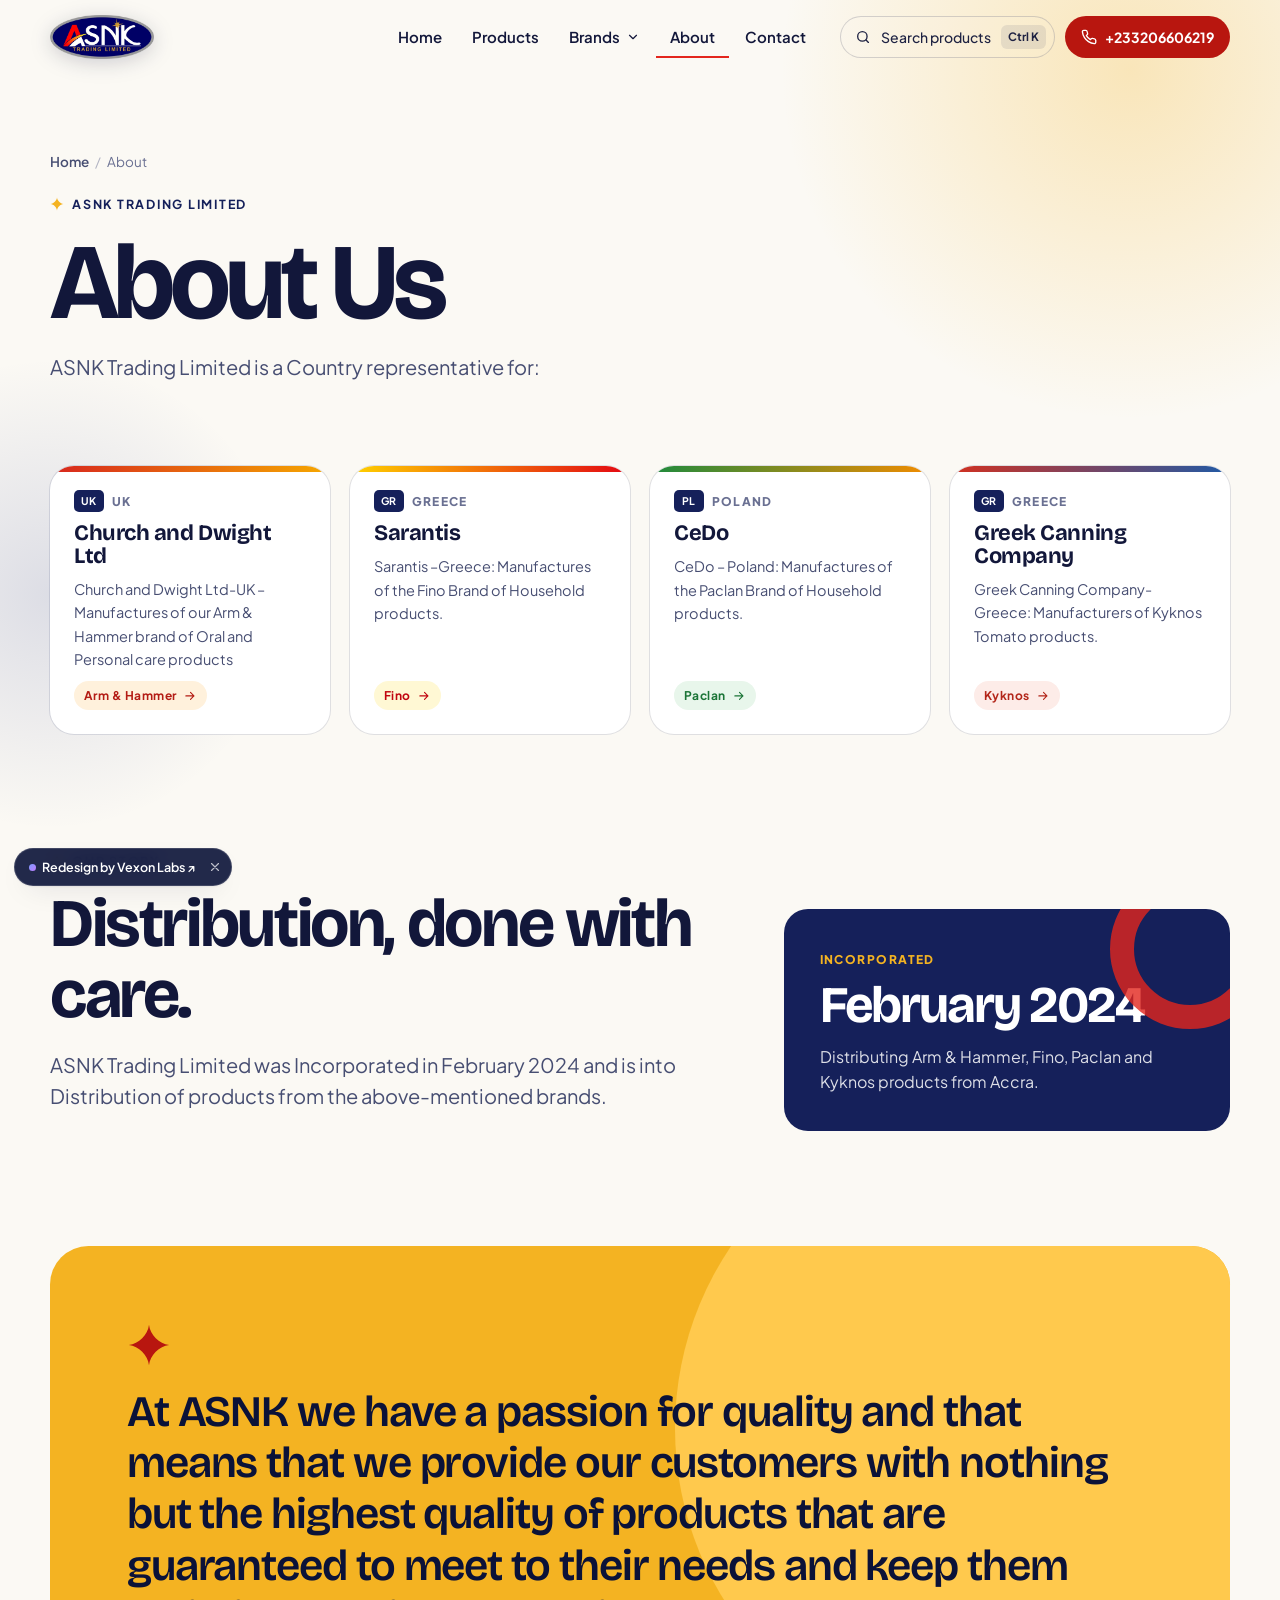
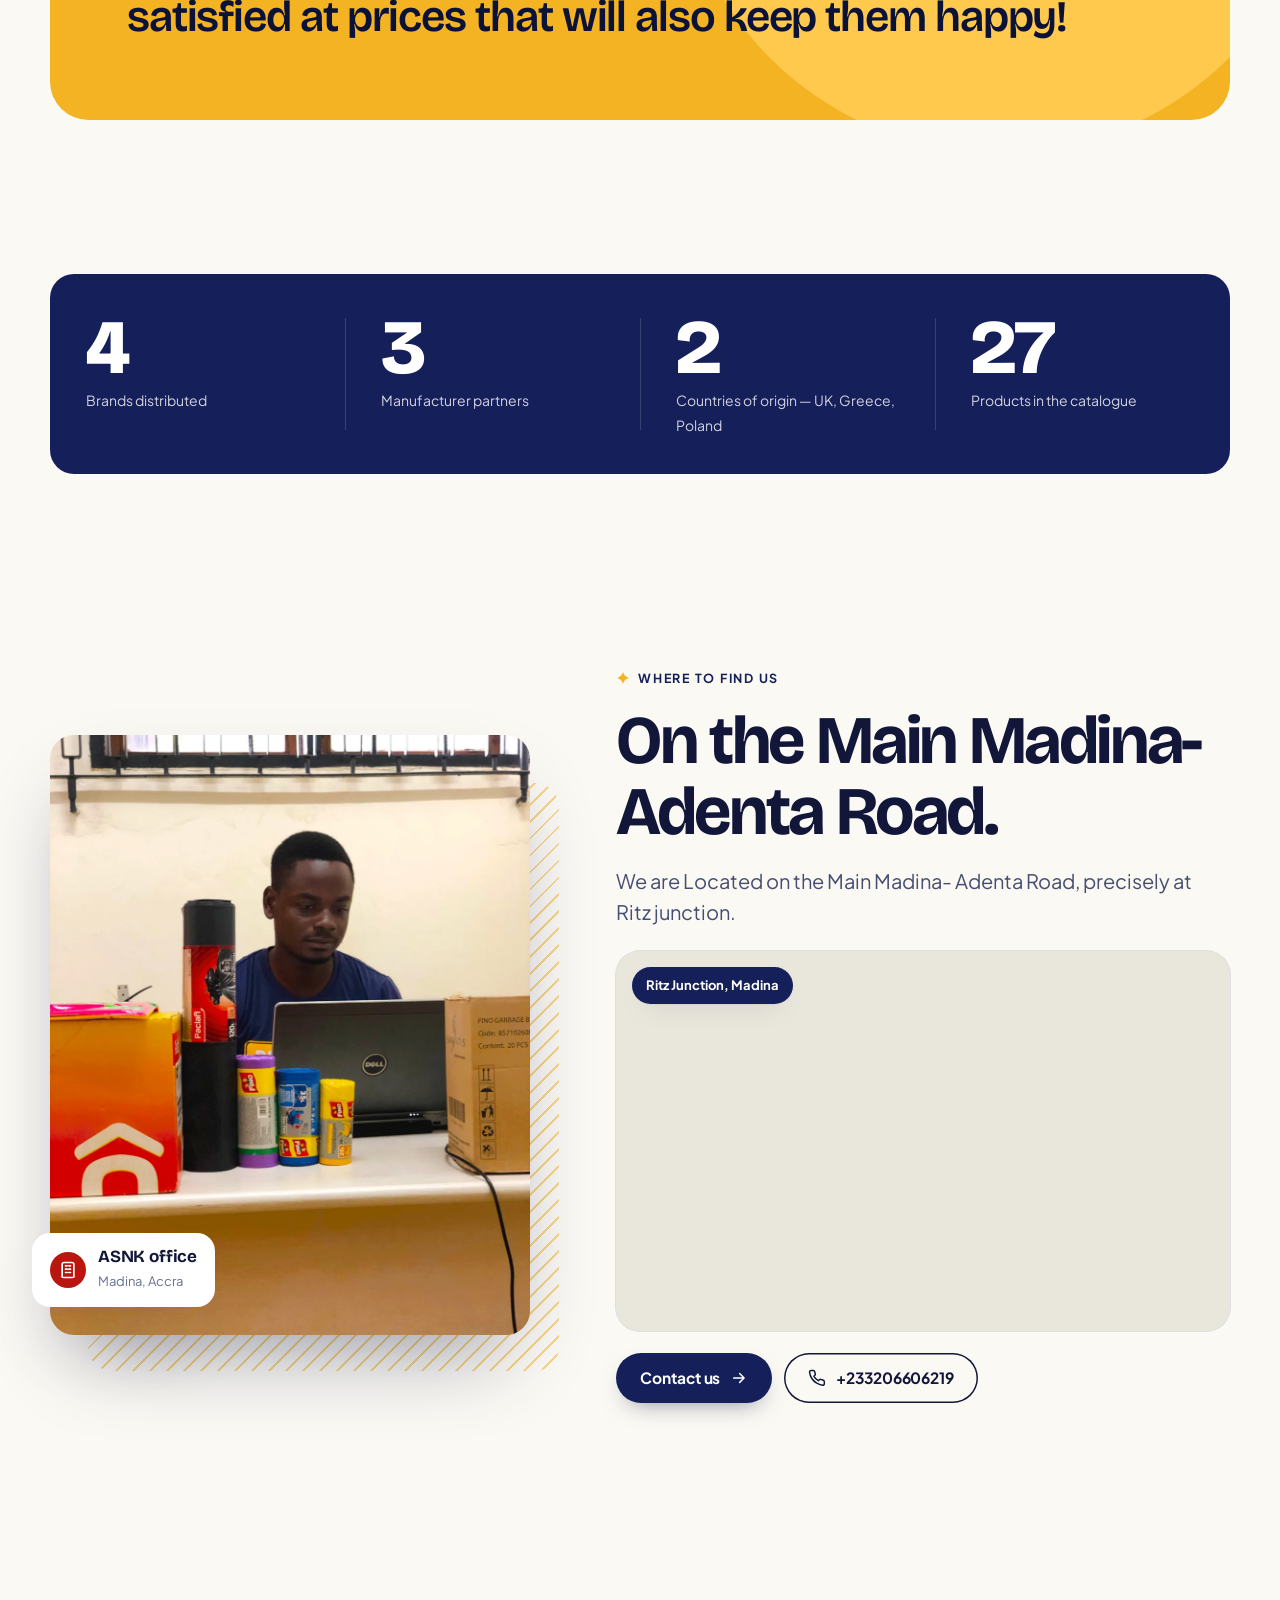
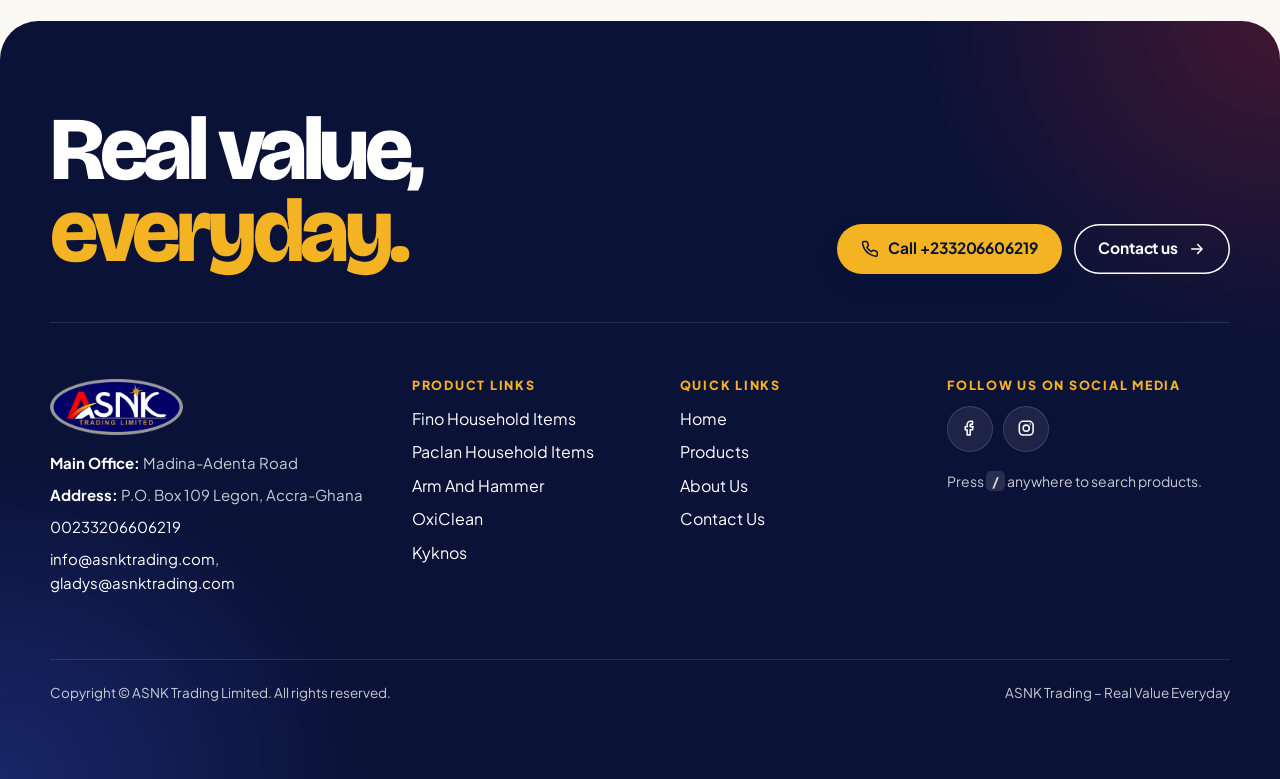
<file: about.html>
<!doctype html>
<html lang="en-GH" class="no-js">
<head>
<meta charset="utf-8">
<meta name="viewport" content="width=device-width, initial-scale=1, viewport-fit=cover">
<title>About Us | ASNK Trading – Real Value Everyday</title>
<meta name="description" content="ASNK Trading Limited is country representative for Church and Dwight (Arm &amp; Hammer), Sarantis (Fino), CeDo (Paclan) and Greek Canning Company (Kyknos). Incorporated February 2024.">
<meta name="robots" content="noindex">
<link rel="canonical" href="https://asnktrading.com/about/">
<meta name="theme-color" content="#15205a">
<meta property="og:type" content="website">
<meta property="og:site_name" content="ASNK Trading – Real Value Everyday">
<meta property="og:title" content="About Us | ASNK Trading – Real Value Everyday">
<meta property="og:description" content="ASNK Trading Limited is country representative for Church and Dwight (Arm &amp; Hammer), Sarantis (Fino), CeDo (Paclan) and Greek Canning Company (Kyknos). Incorporated February 2024.">
<meta property="og:url" content="https://perryop12.github.io/vexon-labs/asnk/about.html">
<meta property="og:image" content="https://perryop12.github.io/vexon-labs/asnk/assets/img/brand/asnk-logo.webp">
<meta name="twitter:card" content="summary">
<link rel="icon" href="assets/img/brand/favicon.svg" type="image/svg+xml">
<link rel="preconnect" href="https://fonts.googleapis.com">
<link rel="preconnect" href="https://fonts.gstatic.com" crossorigin>
<link rel="stylesheet" href="https://fonts.googleapis.com/css2?family=Bricolage+Grotesque:opsz,wght@12..96,500..800&amp;family=Plus+Jakarta+Sans:wght@400..800&amp;display=swap">
<link rel="stylesheet" href="assets/css/asnk.css">
<script>document.documentElement.className=document.documentElement.className.replace('no-js','js');</script>
<script src="assets/data/products.js" defer></script>
<script src="assets/js/asnk.js" defer></script>
</head>
<body data-root="" data-page="about">
<svg width="0" height="0" style="position:absolute" aria-hidden="true" focusable="false"><defs>
<symbol id="i-search" viewBox="0 0 24 24"><circle cx="11" cy="11" r="7"/><path d="m20 20-3.5-3.5"/></symbol>
<symbol id="i-phone" viewBox="0 0 24 24"><path d="M22 16.9v3a2 2 0 0 1-2.2 2 19.8 19.8 0 0 1-8.6-3.1 19.5 19.5 0 0 1-6-6A19.8 19.8 0 0 1 2.1 4.2 2 2 0 0 1 4.1 2h3a2 2 0 0 1 2 1.7c.1.9.4 1.8.7 2.7a2 2 0 0 1-.5 2.1L8 9.8a16 16 0 0 0 6 6l1.3-1.3a2 2 0 0 1 2.1-.4c.9.3 1.8.6 2.7.7a2 2 0 0 1 1.7 2z"/></symbol>
<symbol id="i-mail" viewBox="0 0 24 24"><rect x="2" y="4" width="20" height="16" rx="3"/><path d="m22 7-10 6L2 7"/></symbol>
<symbol id="i-pin" viewBox="0 0 24 24"><path d="M20 10c0 6-8 12-8 12s-8-6-8-12a8 8 0 0 1 16 0z"/><circle cx="12" cy="10" r="3"/></symbol>
<symbol id="i-arrow-right" viewBox="0 0 24 24"><path d="M5 12h14M13 6l6 6-6 6"/></symbol>
<symbol id="i-arrow-left" viewBox="0 0 24 24"><path d="M19 12H5M11 18l-6-6 6-6"/></symbol>
<symbol id="i-arrow-up" viewBox="0 0 24 24"><path d="M12 19V5M6 11l6-6 6 6"/></symbol>
<symbol id="i-arrow-up-right" viewBox="0 0 24 24"><path d="M7 17 17 7M8 7h9v9"/></symbol>
<symbol id="i-arrow-down" viewBox="0 0 24 24"><path d="M12 5v14M6 13l6 6 6-6"/></symbol>
<symbol id="i-chevron-down" viewBox="0 0 24 24"><path d="m6 9 6 6 6-6"/></symbol>
<symbol id="i-close" viewBox="0 0 24 24"><path d="M18 6 6 18M6 6l12 12"/></symbol>
<symbol id="i-eye" viewBox="0 0 24 24"><path d="M2 12s3.5-7 10-7 10 7 10 7-3.5 7-10 7S2 12 2 12z"/><circle cx="12" cy="12" r="3"/></symbol>
<symbol id="i-link" viewBox="0 0 24 24"><path d="M10 13a5 5 0 0 0 7.5.5l3-3a5 5 0 0 0-7-7l-1.7 1.7"/><path d="M14 11a5 5 0 0 0-7.5-.5l-3 3a5 5 0 0 0 7 7l1.7-1.7"/></symbol>
<symbol id="i-facebook" viewBox="0 0 24 24"><path d="M15 3h-2.5A4.5 4.5 0 0 0 8 7.5V10H5.5v4H8v7h4v-7h3l.8-4H12V7.8c0-.5.4-.8.8-.8H15z"/></symbol>
<symbol id="i-instagram" viewBox="0 0 24 24"><rect x="3" y="3" width="18" height="18" rx="5"/><circle cx="12" cy="12" r="4"/><path d="M17.5 6.5h.01"/></symbol>
<symbol id="i-star" viewBox="0 0 24 24"><path d="M12 1c.6 5.4 5.6 10.4 11 11-5.4.6-10.4 5.6-11 11-.6-5.4-5.6-10.4-11-11C6.4 11.4 11.4 6.4 12 1z"/></symbol>
<symbol id="i-check" viewBox="0 0 24 24"><path d="M20 6 9 17l-5-5"/></symbol>
<symbol id="i-alert" viewBox="0 0 24 24"><circle cx="12" cy="12" r="10"/><path d="M12 8v4M12 16h.01"/></symbol>
<symbol id="i-zoom" viewBox="0 0 24 24"><circle cx="11" cy="11" r="7"/><path d="m20 20-3.5-3.5M11 8v6M8 11h6"/></symbol>
<symbol id="i-pause" viewBox="0 0 24 24"><path d="M9 5v14M15 5v14"/></symbol>
<symbol id="i-play" viewBox="0 0 24 24"><path d="M7 4.5v15L19 12z"/></symbol>
<symbol id="i-building" viewBox="0 0 24 24"><path d="M3 21h18M5 21V5a2 2 0 0 1 2-2h10a2 2 0 0 1 2 2v16M9 7h2M13 7h2M9 11h2M13 11h2M9 15h2M13 15h2"/></symbol>
<symbol id="i-calendar" viewBox="0 0 24 24"><rect x="3" y="4" width="18" height="18" rx="3"/><path d="M16 2v4M8 2v4M3 10h18"/></symbol>
<symbol id="i-shield" viewBox="0 0 24 24"><path d="M12 22s8-4 8-10V5l-8-3-8 3v7c0 6 8 10 8 10z"/><path d="m9 12 2 2 4-4"/></symbol>
<symbol id="i-globe" viewBox="0 0 24 24"><circle cx="12" cy="12" r="10"/><path d="M2 12h20M12 2a15 15 0 0 1 0 20M12 2a15 15 0 0 0 0 20"/></symbol>
<symbol id="i-send" viewBox="0 0 24 24"><path d="M22 2 11 13M22 2l-7 20-4-9-9-4z"/></symbol>
<symbol id="i-info" viewBox="0 0 24 24"><circle cx="12" cy="12" r="10"/><path d="M12 16v-4M12 8h.01"/></symbol>
</defs></svg>
<a class="skip-link" href="#main">Skip to content</a>
<header class="site-header">
  <div class="container hdr-inner">
    <a class="logo" href="index.html" aria-label="ASNK Trading Limited — home"><img src="assets/img/brand/asnk-logo.webp" alt="ASNK Trading Limited" width="700" height="295"></a>
    <nav class="main-nav" aria-label="Main">
      <ul>
        <li><a href="index.html">Home</a></li>
        <li><a href="products.html">Products</a></li>
        <li><button class="mega-trigger" type="button" aria-expanded="false" aria-controls="mega">Brands <svg class="icon " aria-hidden="true"><use href="#i-chevron-down"></use></svg></button></li>
        <li><a href="about.html" aria-current="page">About</a></li>
        <li><a href="contact.html">Contact</a></li>
      </ul>
    </nav>
    <div class="hdr-actions">
      <button class="search-btn" type="button" data-open-search aria-label="Search products (shortcut: /)"><svg class="icon " aria-hidden="true"><use href="#i-search"></use></svg><span>Search products</span><kbd>⌘K</kbd></button>
      <a class="phone-pill" href="tel:+233206606219" aria-label="Call ASNK Trading on +233206606219"><svg class="icon " aria-hidden="true"><use href="#i-phone"></use></svg><span>+233206606219</span></a>
      <button class="icon-btn burger" type="button" aria-expanded="false" aria-controls="mobile-menu" aria-label="Open menu"><span class="burger-lines"><span></span><span></span></span></button>
    </div>
  </div>
  <div class="mega" id="mega" hidden>
    <div class="mega-panel">
      <a class="mega-card th-fino" href="brands/fino.html"><strong>Fino</strong><span>Fino Household Items</span><img src="assets/img/products/classic-line.webp" alt="" width="120" height="120" loading="lazy"></a><a class="mega-card th-paclan" href="brands/paclan.html"><strong>Paclan</strong><span>Paclan Household Items</span><img src="assets/img/products/multitop.webp" alt="" width="120" height="120" loading="lazy"></a><a class="mega-card th-arm-and-hammer" href="brands/arm-and-hammer.html"><strong>Arm &amp; Hammer</strong><span>Oral and Personal Care Products</span><img src="assets/img/products/charcoal-white-toothpaste.webp" alt="" width="120" height="120" loading="lazy"></a><a class="mega-card th-oxiclean" href="brands/oxiclean.html"><strong>OxiClean</strong><span>Laundry and stain removal</span><img src="assets/img/brand/oxi-power-paks.webp" alt="" width="120" height="120" loading="lazy"></a><a class="mega-card th-kyknos" href="brands/kyknos.html"><strong>Kyknos</strong><span>Kyknos Tomato products</span><img src="assets/img/brand/kyknos-crushed.webp" alt="" width="120" height="120" loading="lazy"></a>
      <div class="mega-aside">
        <div><p class="h-sm">All products</p><p>Browse and search the full catalogue across all five brands.</p></div>
        <a class="btn btn--gold btn--sm" href="products.html">View catalogue <svg class="icon icon--arrow" aria-hidden="true"><use href="#i-arrow-right"></use></svg></a>
      </div>
    </div>
  </div>
</header>
<div class="mobile-menu" id="mobile-menu" role="dialog" aria-modal="true" aria-label="Menu" hidden>
  <div class="mm-top">
    <a class="logo" href="index.html"><img src="assets/img/brand/asnk-logo.webp" alt="ASNK Trading Limited" width="700" height="295"></a>
    <button class="icon-btn mm-close" type="button" data-mm-close aria-label="Close menu"><svg class="icon " aria-hidden="true"><use href="#i-close"></use></svg></button>
  </div>
  <ul class="mm-nav">
    <li style="--i:0"><a href="index.html">Home <svg class="icon " aria-hidden="true"><use href="#i-arrow-right"></use></svg></a></li>
    <li style="--i:1"><a href="products.html">Products <svg class="icon " aria-hidden="true"><use href="#i-arrow-right"></use></svg></a></li>
    <li style="--i:2" class="mm-sub"><a class="th-fino" href="brands/fino.html"><span class="dot"></span>Fino Household Items</a></li>
    <li style="--i:3" class="mm-sub"><a class="th-paclan" href="brands/paclan.html"><span class="dot"></span>Paclan Household Items</a></li>
    <li style="--i:4" class="mm-sub"><a class="th-arm-and-hammer" href="brands/arm-and-hammer.html"><span class="dot"></span>Arm And Hammer</a></li>
    <li style="--i:5" class="mm-sub"><a class="th-oxiclean" href="brands/oxiclean.html"><span class="dot"></span>OxiClean</a></li>
    <li style="--i:6" class="mm-sub"><a class="th-kyknos" href="brands/kyknos.html"><span class="dot"></span>Kyknos</a></li>
    <li style="--i:7"><a href="about.html">About <svg class="icon " aria-hidden="true"><use href="#i-arrow-right"></use></svg></a></li>
    <li style="--i:8"><a href="contact.html">Contact <svg class="icon " aria-hidden="true"><use href="#i-arrow-right"></use></svg></a></li>
  </ul>
  <div class="mm-foot">
    <button class="btn btn--white" type="button" data-open-search data-mm-close><svg class="icon " aria-hidden="true"><use href="#i-search"></use></svg>Search products</button>
    <a class="btn btn--red" href="tel:+233206606219"><svg class="icon " aria-hidden="true"><use href="#i-phone"></use></svg>+233206606219</a>
    <p style="margin:6px 0 0;opacity:.75">Main Madina-Adenta Road, Ritz junction · <a href="mailto:info@asnktrading.com">info@asnktrading.com</a></p>
  </div>
</div>
<main id="main" tabindex="-1">

<section class="page-hero" aria-labelledby="ph">
  <div class="container">
    <nav aria-label="Breadcrumb"><ol class="crumbs"><li><a href="index.html">Home</a></li><li aria-current="page">About</li></ol></nav>
    <p class="eyebrow"><svg class="icon star icon--fill" aria-hidden="true"><use href="#i-star"></use></svg>ASNK Trading Limited</p>
    <h1 class="h-xl" id="ph">About Us</h1>
    <p class="lead">ASNK Trading Limited is a Country representative for:</p>
  </div>
</section>
<section class="container" aria-label="Manufacturers we represent">
  <div class="partners"><article class="partner th-arm-and-hammer" data-reveal style="--d:0"><span class="flag"><b>UK</b>UK</span><h3>Church and Dwight Ltd</h3><p>Church and Dwight Ltd-UK – Manufactures of our Arm &amp; Hammer brand of Oral and Personal care products</p><a class="tag" href="brands/arm-and-hammer.html">Arm &amp; Hammer <svg class="icon " aria-hidden="true"><use href="#i-arrow-right"></use></svg></a></article><article class="partner th-fino" data-reveal style="--d:1"><span class="flag"><b>GR</b>Greece</span><h3>Sarantis</h3><p>Sarantis –Greece: Manufactures of the Fino Brand of Household products.</p><a class="tag" href="brands/fino.html">Fino <svg class="icon " aria-hidden="true"><use href="#i-arrow-right"></use></svg></a></article><article class="partner th-paclan" data-reveal style="--d:2"><span class="flag"><b>PL</b>Poland</span><h3>CeDo</h3><p>CeDo – Poland: Manufactures of the Paclan Brand of Household products.</p><a class="tag" href="brands/paclan.html">Paclan <svg class="icon " aria-hidden="true"><use href="#i-arrow-right"></use></svg></a></article><article class="partner th-kyknos" data-reveal style="--d:3"><span class="flag"><b>GR</b>Greece</span><h3>Greek Canning Company</h3><p>Greek Canning Company- Greece: Manufacturers of Kyknos Tomato products.</p><a class="tag" href="brands/kyknos.html">Kyknos <svg class="icon " aria-hidden="true"><use href="#i-arrow-right"></use></svg></a></article></div>
</section>

<section class="section" aria-labelledby="story-h">
  <div class="container about-intro">
    <div data-reveal>
      <p class="eyebrow"><svg class="icon star icon--fill" aria-hidden="true"><use href="#i-star"></use></svg>Our story</p>
      <h2 class="h-lg" id="story-h">Distribution, done with care.</h2>
      <p class="lead">ASNK Trading Limited was Incorporated in February 2024 and is into Distribution of products from the above-mentioned brands.</p>
    </div>
    <div class="timeline-card" data-reveal style="--d:1">
      <small>Incorporated</small>
      <strong>February 2024</strong>
      <p>Distributing Arm &amp; Hammer, Fino, Paclan and Kyknos products from Accra.</p>
    </div>
  </div>
</section>

<section class="section section--tight" style="padding-top:0" aria-label="Our quality promise">
  <div class="container">
    <div class="promise" data-reveal="scale">
      <svg class="icon icon--fill star" aria-hidden="true"><use href="#i-star"></use></svg>
      <blockquote><p style="margin:0">At ASNK we have a passion for quality and that means that we provide our customers with nothing but the highest quality of products that are guaranteed to meet to their needs and keep them satisfied at prices that will also keep them happy!</p></blockquote>
    </div>
  </div>
</section>

<section class="section section--tight" aria-label="ASNK in numbers">
  <div class="container"><div class="stats" data-reveal>
  <div class="stat"><strong data-count="brands">5</strong><span>Brands distributed</span></div>
  <div class="stat"><strong data-count="partners">4</strong><span>Manufacturer partners</span></div>
  <div class="stat"><strong data-count="countries">3</strong><span>Countries of origin — UK, Greece, Poland</span></div>
  <div class="stat"><strong data-count="products">34</strong><span>Products in the catalogue</span></div>
</div></div>
</section>

<section class="section" aria-labelledby="loc-h">
  <div class="container split">
    <div class="photo-wrap" data-reveal="scale">
      <div class="photo-frame"><img src="assets/img/brand/asnk-office.webp" alt="A member of the ASNK Trading team at the office desk with Fino and Paclan products" width="1000" height="1333" loading="lazy"></div>
      <div class="photo-badge"><svg class="icon " aria-hidden="true"><use href="#i-building"></use></svg><div><b>ASNK office</b><span>Madina, Accra</span></div></div>
    </div>
    <div data-reveal>
      <p class="eyebrow"><svg class="icon star icon--fill" aria-hidden="true"><use href="#i-star"></use></svg>Where to find us</p>
      <h2 class="h-lg" id="loc-h">On the Main Madina-Adenta Road.</h2>
      <p class="lead">We are Located on the Main Madina- Adenta Road, precisely at Ritz junction.</p>
      <div class="map" style="border-radius:var(--radius);overflow:hidden;margin-top:24px;box-shadow:0 0 0 1px var(--line)"><span class="map-pin">Ritz Junction, Madina</span><iframe src="https://maps.google.com/maps?q=Ritz%20Junction%2C%20Madina%2C%20Accra&amp;output=embed" title="Map of Ritz Junction, Madina, Accra" loading="lazy" referrerpolicy="no-referrer-when-downgrade" allowfullscreen></iframe></div>
      <div class="hero-cta" style="margin-top:22px"><a class="btn" href="contact.html">Contact us <svg class="icon icon--arrow" aria-hidden="true"><use href="#i-arrow-right"></use></svg></a><a class="btn btn--ghost" href="tel:+233206606219"><svg class="icon " aria-hidden="true"><use href="#i-phone"></use></svg>+233206606219</a></div>
    </div>
  </div>
</section>
</main>
<footer class="site-footer">
  <div class="container">
    <div class="foot-cta">
      <h2>Real value,<br><em>everyday.</em></h2>
      <div class="hero-cta"><a class="btn btn--gold" href="tel:+233206606219"><svg class="icon " aria-hidden="true"><use href="#i-phone"></use></svg>Call +233206606219</a><a class="btn btn--ghost" style="color:#fff" href="contact.html">Contact us <svg class="icon icon--arrow" aria-hidden="true"><use href="#i-arrow-right"></use></svg></a></div>
    </div>
    <div class="foot-grid">
      <div>
        <a class="foot-logo" href="index.html"><img src="assets/img/brand/asnk-logo.webp" alt="ASNK Trading Limited" width="700" height="295" loading="lazy"></a>
        <p><b>Main Office:</b> Madina-Adenta Road</p>
        <p><b>Address:</b> P.O. Box 109 Legon, Accra-Ghana</p>
        <p><a href="tel:+233206606219">00233206606219</a></p>
        <p><a href="mailto:info@asnktrading.com">info@asnktrading.com</a>, <a href="mailto:gladys@asnktrading.com">gladys@asnktrading.com</a></p>
      </div>
      <nav aria-label="Product links">
        <h3>Product Links</h3>
        <ul>
          <li><a href="brands/fino.html">Fino Household Items</a></li>
          <li><a href="brands/paclan.html">Paclan Household Items</a></li>
          <li><a href="brands/arm-and-hammer.html">Arm And Hammer</a></li>
          <li><a href="brands/oxiclean.html">OxiClean</a></li>
          <li><a href="brands/kyknos.html">Kyknos</a></li>
        </ul>
      </nav>
      <nav aria-label="Quick links">
        <h3>Quick Links</h3>
        <ul>
          <li><a href="index.html">Home</a></li>
          <li><a href="products.html">Products</a></li>
          <li><a href="about.html">About Us</a></li>
          <li><a href="contact.html">Contact Us</a></li>
        </ul>
      </nav>
      <div>
        <h3>Follow Us on Social Media</h3>
        <div class="foot-socials">
          <a href="https://www.facebook.com/asnktrading" target="_blank" rel="noopener" aria-label="ASNK Trading on Facebook"><svg class="icon " aria-hidden="true"><use href="#i-facebook"></use></svg></a>
          <a href="https://www.instagram.com/asnktrading" target="_blank" rel="noopener" aria-label="ASNK Trading on Instagram"><svg class="icon " aria-hidden="true"><use href="#i-instagram"></use></svg></a>
        </div>
        <p style="margin-top:18px;font-size:14px">Press <kbd style="font:inherit;font-weight:700;padding:1px 6px;border-radius:5px;background:rgba(255,255,255,.12)">/</kbd> anywhere to search products.</p>
      </div>
    </div>
    <div class="foot-bottom">
      <span>Copyright © ASNK Trading Limited. All rights reserved.</span>
      <span>ASNK Trading – Real Value Everyday</span>
    </div>
  </div>
</footer>
<div class="vx-pill"><a href="https://perryop12.github.io/vexon-labs/work/asnk-trading/"><span class="vx-dot" aria-hidden="true"></span>Redesign by Vexon Labs ↗</a><button type="button" aria-label="Hide Vexon Labs credit"><svg class="icon " aria-hidden="true"><use href="#i-close"></use></svg></button></div>
</body>
</html>
</file>
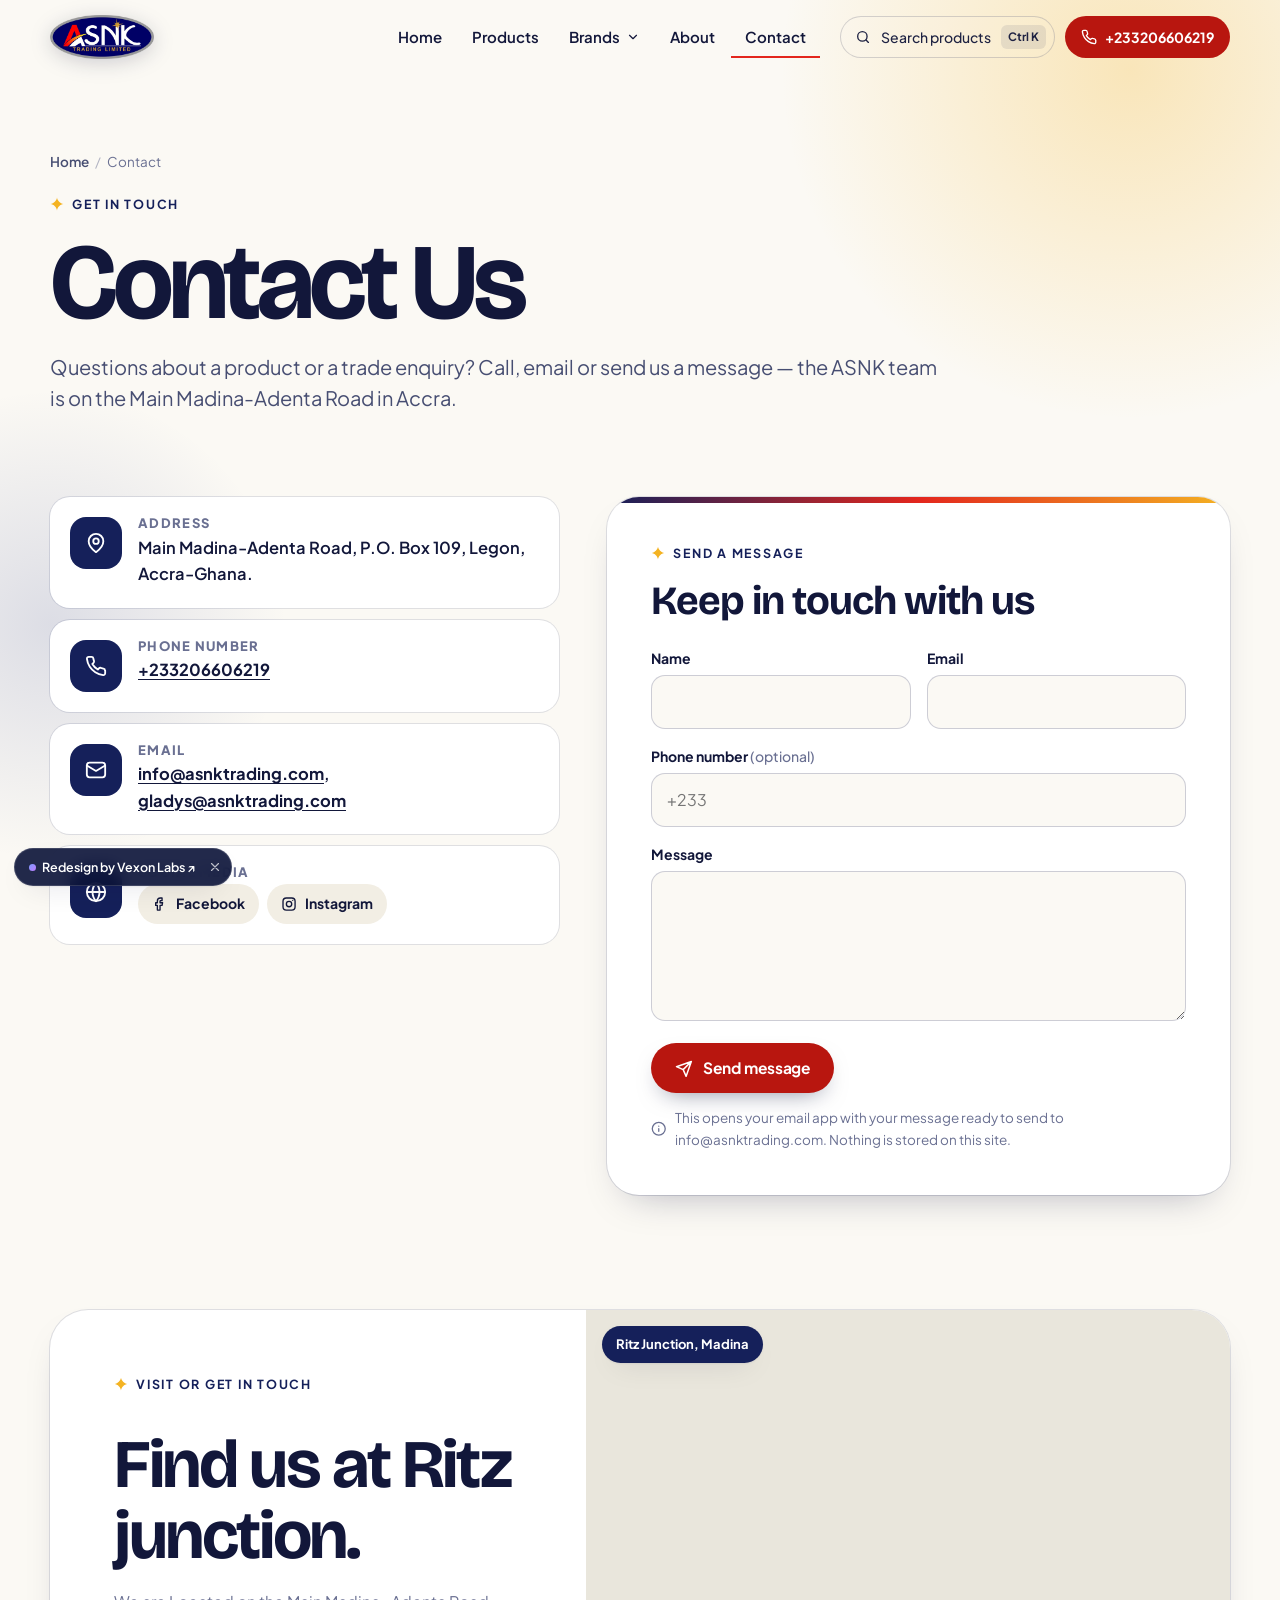
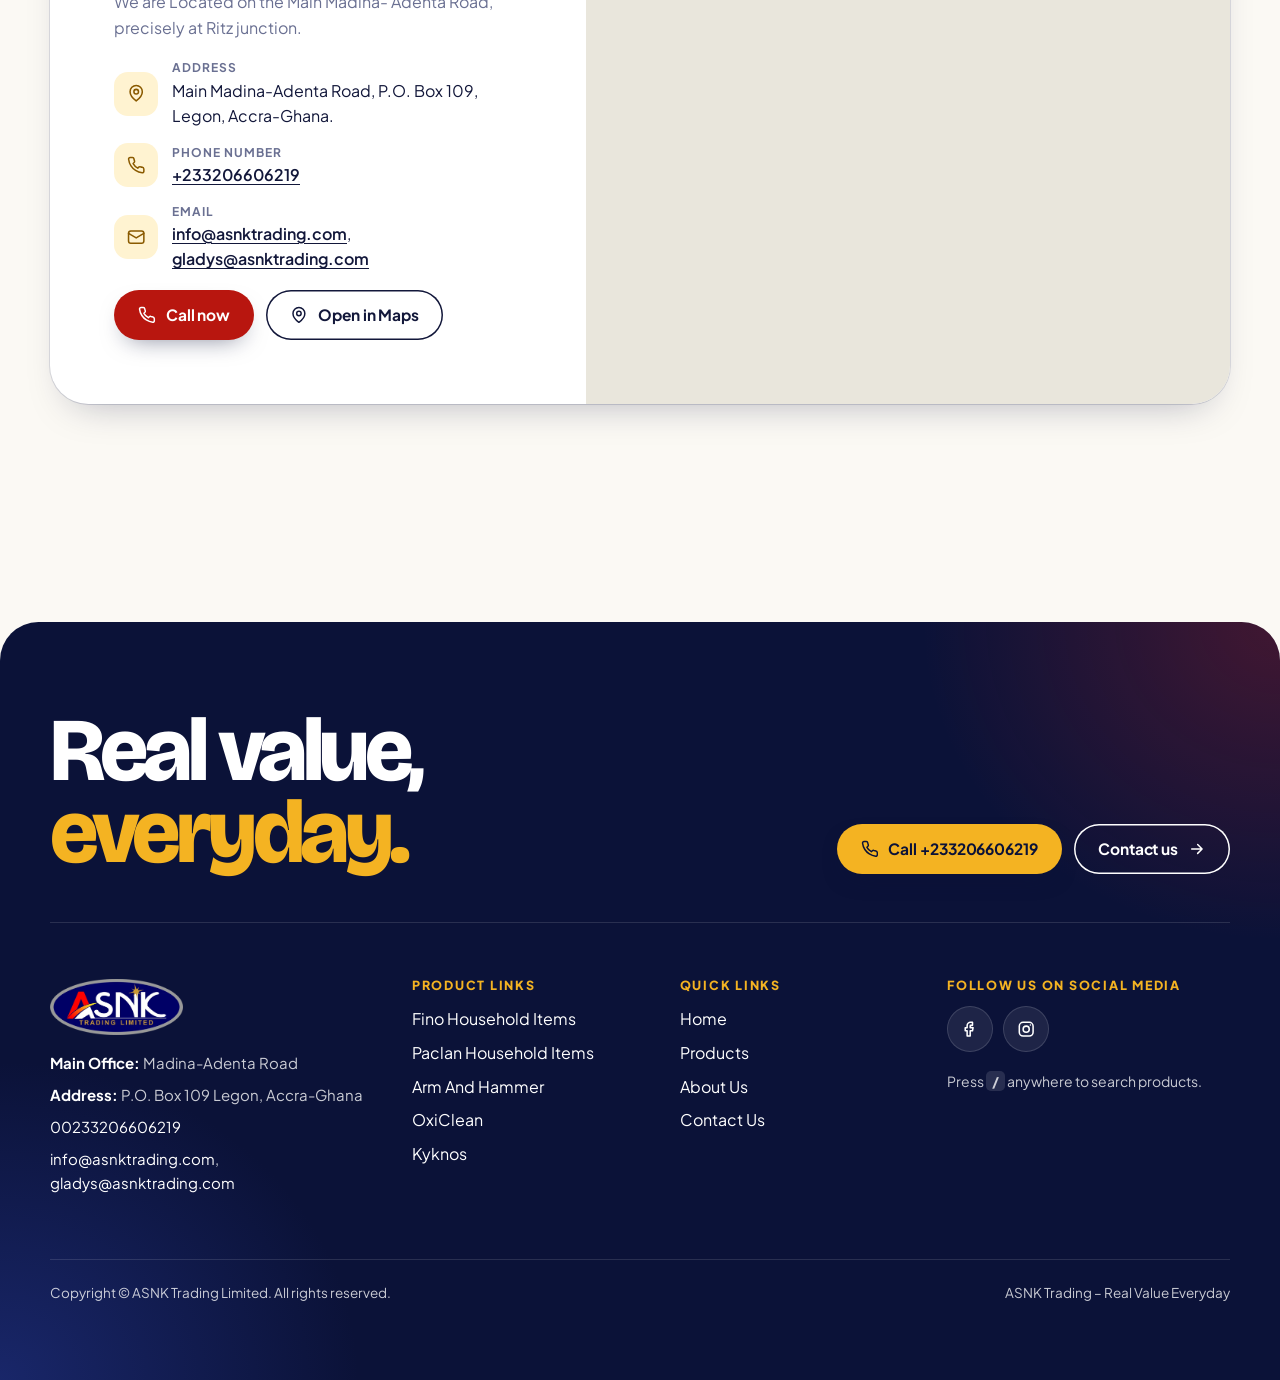
<file: contact.html>
<!doctype html>
<html lang="en-GH" class="no-js">
<head>
<meta charset="utf-8">
<meta name="viewport" content="width=device-width, initial-scale=1, viewport-fit=cover">
<title>Contact Us | ASNK Trading – Real Value Everyday</title>
<meta name="description" content="Contact ASNK Trading Limited: Main Madina-Adenta Road, P.O. Box 109, Legon, Accra-Ghana. Phone +233206606219. Email info@asnktrading.com.">
<meta name="robots" content="noindex">
<link rel="canonical" href="https://asnktrading.com/contact/">
<meta name="theme-color" content="#15205a">
<meta property="og:type" content="website">
<meta property="og:site_name" content="ASNK Trading – Real Value Everyday">
<meta property="og:title" content="Contact Us | ASNK Trading – Real Value Everyday">
<meta property="og:description" content="Contact ASNK Trading Limited: Main Madina-Adenta Road, P.O. Box 109, Legon, Accra-Ghana. Phone +233206606219. Email info@asnktrading.com.">
<meta property="og:url" content="https://perryop12.github.io/vexon-labs/asnk/contact.html">
<meta property="og:image" content="https://perryop12.github.io/vexon-labs/asnk/assets/img/brand/asnk-logo.webp">
<meta name="twitter:card" content="summary">
<link rel="icon" href="assets/img/brand/favicon.svg" type="image/svg+xml">
<link rel="preconnect" href="https://fonts.googleapis.com">
<link rel="preconnect" href="https://fonts.gstatic.com" crossorigin>
<link rel="stylesheet" href="https://fonts.googleapis.com/css2?family=Bricolage+Grotesque:opsz,wght@12..96,500..800&amp;family=Plus+Jakarta+Sans:wght@400..800&amp;display=swap">
<link rel="stylesheet" href="assets/css/asnk.css">
<script>document.documentElement.className=document.documentElement.className.replace('no-js','js');</script>
<script src="assets/data/products.js" defer></script>
<script src="assets/js/asnk.js" defer></script>
</head>
<body data-root="" data-page="contact">
<svg width="0" height="0" style="position:absolute" aria-hidden="true" focusable="false"><defs>
<symbol id="i-search" viewBox="0 0 24 24"><circle cx="11" cy="11" r="7"/><path d="m20 20-3.5-3.5"/></symbol>
<symbol id="i-phone" viewBox="0 0 24 24"><path d="M22 16.9v3a2 2 0 0 1-2.2 2 19.8 19.8 0 0 1-8.6-3.1 19.5 19.5 0 0 1-6-6A19.8 19.8 0 0 1 2.1 4.2 2 2 0 0 1 4.1 2h3a2 2 0 0 1 2 1.7c.1.9.4 1.8.7 2.7a2 2 0 0 1-.5 2.1L8 9.8a16 16 0 0 0 6 6l1.3-1.3a2 2 0 0 1 2.1-.4c.9.3 1.8.6 2.7.7a2 2 0 0 1 1.7 2z"/></symbol>
<symbol id="i-mail" viewBox="0 0 24 24"><rect x="2" y="4" width="20" height="16" rx="3"/><path d="m22 7-10 6L2 7"/></symbol>
<symbol id="i-pin" viewBox="0 0 24 24"><path d="M20 10c0 6-8 12-8 12s-8-6-8-12a8 8 0 0 1 16 0z"/><circle cx="12" cy="10" r="3"/></symbol>
<symbol id="i-arrow-right" viewBox="0 0 24 24"><path d="M5 12h14M13 6l6 6-6 6"/></symbol>
<symbol id="i-arrow-left" viewBox="0 0 24 24"><path d="M19 12H5M11 18l-6-6 6-6"/></symbol>
<symbol id="i-arrow-up" viewBox="0 0 24 24"><path d="M12 19V5M6 11l6-6 6 6"/></symbol>
<symbol id="i-arrow-up-right" viewBox="0 0 24 24"><path d="M7 17 17 7M8 7h9v9"/></symbol>
<symbol id="i-arrow-down" viewBox="0 0 24 24"><path d="M12 5v14M6 13l6 6 6-6"/></symbol>
<symbol id="i-chevron-down" viewBox="0 0 24 24"><path d="m6 9 6 6 6-6"/></symbol>
<symbol id="i-close" viewBox="0 0 24 24"><path d="M18 6 6 18M6 6l12 12"/></symbol>
<symbol id="i-eye" viewBox="0 0 24 24"><path d="M2 12s3.5-7 10-7 10 7 10 7-3.5 7-10 7S2 12 2 12z"/><circle cx="12" cy="12" r="3"/></symbol>
<symbol id="i-link" viewBox="0 0 24 24"><path d="M10 13a5 5 0 0 0 7.5.5l3-3a5 5 0 0 0-7-7l-1.7 1.7"/><path d="M14 11a5 5 0 0 0-7.5-.5l-3 3a5 5 0 0 0 7 7l1.7-1.7"/></symbol>
<symbol id="i-facebook" viewBox="0 0 24 24"><path d="M15 3h-2.5A4.5 4.5 0 0 0 8 7.5V10H5.5v4H8v7h4v-7h3l.8-4H12V7.8c0-.5.4-.8.8-.8H15z"/></symbol>
<symbol id="i-instagram" viewBox="0 0 24 24"><rect x="3" y="3" width="18" height="18" rx="5"/><circle cx="12" cy="12" r="4"/><path d="M17.5 6.5h.01"/></symbol>
<symbol id="i-star" viewBox="0 0 24 24"><path d="M12 1c.6 5.4 5.6 10.4 11 11-5.4.6-10.4 5.6-11 11-.6-5.4-5.6-10.4-11-11C6.4 11.4 11.4 6.4 12 1z"/></symbol>
<symbol id="i-check" viewBox="0 0 24 24"><path d="M20 6 9 17l-5-5"/></symbol>
<symbol id="i-alert" viewBox="0 0 24 24"><circle cx="12" cy="12" r="10"/><path d="M12 8v4M12 16h.01"/></symbol>
<symbol id="i-zoom" viewBox="0 0 24 24"><circle cx="11" cy="11" r="7"/><path d="m20 20-3.5-3.5M11 8v6M8 11h6"/></symbol>
<symbol id="i-pause" viewBox="0 0 24 24"><path d="M9 5v14M15 5v14"/></symbol>
<symbol id="i-play" viewBox="0 0 24 24"><path d="M7 4.5v15L19 12z"/></symbol>
<symbol id="i-building" viewBox="0 0 24 24"><path d="M3 21h18M5 21V5a2 2 0 0 1 2-2h10a2 2 0 0 1 2 2v16M9 7h2M13 7h2M9 11h2M13 11h2M9 15h2M13 15h2"/></symbol>
<symbol id="i-calendar" viewBox="0 0 24 24"><rect x="3" y="4" width="18" height="18" rx="3"/><path d="M16 2v4M8 2v4M3 10h18"/></symbol>
<symbol id="i-shield" viewBox="0 0 24 24"><path d="M12 22s8-4 8-10V5l-8-3-8 3v7c0 6 8 10 8 10z"/><path d="m9 12 2 2 4-4"/></symbol>
<symbol id="i-globe" viewBox="0 0 24 24"><circle cx="12" cy="12" r="10"/><path d="M2 12h20M12 2a15 15 0 0 1 0 20M12 2a15 15 0 0 0 0 20"/></symbol>
<symbol id="i-send" viewBox="0 0 24 24"><path d="M22 2 11 13M22 2l-7 20-4-9-9-4z"/></symbol>
<symbol id="i-info" viewBox="0 0 24 24"><circle cx="12" cy="12" r="10"/><path d="M12 16v-4M12 8h.01"/></symbol>
</defs></svg>
<a class="skip-link" href="#main">Skip to content</a>
<header class="site-header">
  <div class="container hdr-inner">
    <a class="logo" href="index.html" aria-label="ASNK Trading Limited — home"><img src="assets/img/brand/asnk-logo.webp" alt="ASNK Trading Limited" width="700" height="295"></a>
    <nav class="main-nav" aria-label="Main">
      <ul>
        <li><a href="index.html">Home</a></li>
        <li><a href="products.html">Products</a></li>
        <li><button class="mega-trigger" type="button" aria-expanded="false" aria-controls="mega">Brands <svg class="icon " aria-hidden="true"><use href="#i-chevron-down"></use></svg></button></li>
        <li><a href="about.html">About</a></li>
        <li><a href="contact.html" aria-current="page">Contact</a></li>
      </ul>
    </nav>
    <div class="hdr-actions">
      <button class="search-btn" type="button" data-open-search aria-label="Search products (shortcut: /)"><svg class="icon " aria-hidden="true"><use href="#i-search"></use></svg><span>Search products</span><kbd>⌘K</kbd></button>
      <a class="phone-pill" href="tel:+233206606219" aria-label="Call ASNK Trading on +233206606219"><svg class="icon " aria-hidden="true"><use href="#i-phone"></use></svg><span>+233206606219</span></a>
      <button class="icon-btn burger" type="button" aria-expanded="false" aria-controls="mobile-menu" aria-label="Open menu"><span class="burger-lines"><span></span><span></span></span></button>
    </div>
  </div>
  <div class="mega" id="mega" hidden>
    <div class="mega-panel">
      <a class="mega-card th-fino" href="brands/fino.html"><strong>Fino</strong><span>Fino Household Items</span><img src="assets/img/products/classic-line.webp" alt="" width="120" height="120" loading="lazy"></a><a class="mega-card th-paclan" href="brands/paclan.html"><strong>Paclan</strong><span>Paclan Household Items</span><img src="assets/img/products/multitop.webp" alt="" width="120" height="120" loading="lazy"></a><a class="mega-card th-arm-and-hammer" href="brands/arm-and-hammer.html"><strong>Arm &amp; Hammer</strong><span>Oral and Personal Care Products</span><img src="assets/img/products/charcoal-white-toothpaste.webp" alt="" width="120" height="120" loading="lazy"></a><a class="mega-card th-oxiclean" href="brands/oxiclean.html"><strong>OxiClean</strong><span>Laundry and stain removal</span><img src="assets/img/brand/oxi-power-paks.webp" alt="" width="120" height="120" loading="lazy"></a><a class="mega-card th-kyknos" href="brands/kyknos.html"><strong>Kyknos</strong><span>Kyknos Tomato products</span><img src="assets/img/brand/kyknos-crushed.webp" alt="" width="120" height="120" loading="lazy"></a>
      <div class="mega-aside">
        <div><p class="h-sm">All products</p><p>Browse and search the full catalogue across all five brands.</p></div>
        <a class="btn btn--gold btn--sm" href="products.html">View catalogue <svg class="icon icon--arrow" aria-hidden="true"><use href="#i-arrow-right"></use></svg></a>
      </div>
    </div>
  </div>
</header>
<div class="mobile-menu" id="mobile-menu" role="dialog" aria-modal="true" aria-label="Menu" hidden>
  <div class="mm-top">
    <a class="logo" href="index.html"><img src="assets/img/brand/asnk-logo.webp" alt="ASNK Trading Limited" width="700" height="295"></a>
    <button class="icon-btn mm-close" type="button" data-mm-close aria-label="Close menu"><svg class="icon " aria-hidden="true"><use href="#i-close"></use></svg></button>
  </div>
  <ul class="mm-nav">
    <li style="--i:0"><a href="index.html">Home <svg class="icon " aria-hidden="true"><use href="#i-arrow-right"></use></svg></a></li>
    <li style="--i:1"><a href="products.html">Products <svg class="icon " aria-hidden="true"><use href="#i-arrow-right"></use></svg></a></li>
    <li style="--i:2" class="mm-sub"><a class="th-fino" href="brands/fino.html"><span class="dot"></span>Fino Household Items</a></li>
    <li style="--i:3" class="mm-sub"><a class="th-paclan" href="brands/paclan.html"><span class="dot"></span>Paclan Household Items</a></li>
    <li style="--i:4" class="mm-sub"><a class="th-arm-and-hammer" href="brands/arm-and-hammer.html"><span class="dot"></span>Arm And Hammer</a></li>
    <li style="--i:5" class="mm-sub"><a class="th-oxiclean" href="brands/oxiclean.html"><span class="dot"></span>OxiClean</a></li>
    <li style="--i:6" class="mm-sub"><a class="th-kyknos" href="brands/kyknos.html"><span class="dot"></span>Kyknos</a></li>
    <li style="--i:7"><a href="about.html">About <svg class="icon " aria-hidden="true"><use href="#i-arrow-right"></use></svg></a></li>
    <li style="--i:8"><a href="contact.html">Contact <svg class="icon " aria-hidden="true"><use href="#i-arrow-right"></use></svg></a></li>
  </ul>
  <div class="mm-foot">
    <button class="btn btn--white" type="button" data-open-search data-mm-close><svg class="icon " aria-hidden="true"><use href="#i-search"></use></svg>Search products</button>
    <a class="btn btn--red" href="tel:+233206606219"><svg class="icon " aria-hidden="true"><use href="#i-phone"></use></svg>+233206606219</a>
    <p style="margin:6px 0 0;opacity:.75">Main Madina-Adenta Road, Ritz junction · <a href="mailto:info@asnktrading.com">info@asnktrading.com</a></p>
  </div>
</div>
<main id="main" tabindex="-1">

<section class="page-hero" aria-labelledby="ph">
  <div class="container">
    <nav aria-label="Breadcrumb"><ol class="crumbs"><li><a href="index.html">Home</a></li><li aria-current="page">Contact</li></ol></nav>
    <p class="eyebrow"><svg class="icon star icon--fill" aria-hidden="true"><use href="#i-star"></use></svg>Get in touch</p>
    <h1 class="h-xl" id="ph">Contact Us</h1>
    <p class="lead">Questions about a product or a trade enquiry? Call, email or send us a message — the ASNK team is on the Main Madina-Adenta Road in Accra.</p>
  </div>
</section>
<section class="container" aria-label="Contact details and form">
  <div class="contact-grid">
    <div class="ccards">
      <div class="ccard" data-reveal><span class="ic"><svg class="icon " aria-hidden="true"><use href="#i-pin"></use></svg></span><div><h2>Address</h2><p>Main Madina-Adenta Road, P.O. Box 109, Legon, Accra-Ghana.</p></div></div>
      <div class="ccard" data-reveal style="--d:1"><span class="ic"><svg class="icon " aria-hidden="true"><use href="#i-phone"></use></svg></span><div><h2>Phone number</h2><p><a href="tel:+233206606219">+233206606219</a></p></div></div>
      <div class="ccard" data-reveal style="--d:2"><span class="ic"><svg class="icon " aria-hidden="true"><use href="#i-mail"></use></svg></span><div><h2>Email</h2><p><a href="mailto:info@asnktrading.com">info@asnktrading.com</a>, <a href="mailto:gladys@asnktrading.com">gladys@asnktrading.com</a></p></div></div>
      <div class="ccard" data-reveal style="--d:3"><span class="ic"><svg class="icon " aria-hidden="true"><use href="#i-globe"></use></svg></span><div><h2>Social media</h2>
        <div class="socials"><a class="social" href="https://www.facebook.com/asnktrading" target="_blank" rel="noopener"><svg class="icon " aria-hidden="true"><use href="#i-facebook"></use></svg>Facebook</a><a class="social" href="https://www.instagram.com/asnktrading" target="_blank" rel="noopener"><svg class="icon " aria-hidden="true"><use href="#i-instagram"></use></svg>Instagram</a></div></div></div>
    </div>
    <div class="form-card" data-reveal>
      <p class="eyebrow"><svg class="icon star icon--fill" aria-hidden="true"><use href="#i-star"></use></svg>Send a message</p>
      <h2 class="h-md">Keep in touch with us</h2>
      <form id="contact-form" novalidate>
        <div class="form-grid">
          <div class="field"><label for="f-name">Name</label><input id="f-name" name="name" type="text" autocomplete="name" required aria-describedby="e-name"><div class="err" id="e-name" aria-live="polite"></div></div>
          <div class="field"><label for="f-email">Email</label><input id="f-email" name="email" type="email" autocomplete="email" inputmode="email" required aria-describedby="e-email"><div class="err" id="e-email" aria-live="polite"></div></div>
          <div class="field field--full"><label for="f-phone">Phone number <span class="opt">(optional)</span></label><input id="f-phone" name="phone" type="tel" autocomplete="tel" inputmode="tel" placeholder="+233" aria-describedby="e-phone"><div class="err" id="e-phone" aria-live="polite"></div></div>
          <div class="field field--full"><label for="f-msg">Message</label><textarea id="f-msg" name="message" required aria-describedby="e-msg"></textarea><div class="err" id="e-msg" aria-live="polite"></div></div>
        </div>
        <div class="form-foot">
          <button class="btn btn--red" type="submit"><svg class="icon " aria-hidden="true"><use href="#i-send"></use></svg>Send message</button>
          <p><svg class="icon " aria-hidden="true"><use href="#i-info"></use></svg>This opens your email app with your message ready to send to info@asnktrading.com. Nothing is stored on this site.</p>
        </div>
        <div class="form-success" id="form-success" tabindex="-1" role="status" hidden>
          <span><svg class="icon " aria-hidden="true"><use href="#i-check"></use></svg> Your email app should open now with the message filled in — just press send.</span>
          <span style="font-weight:500">Nothing opened? Email <a href="mailto:info@asnktrading.com">info@asnktrading.com</a> or call <a href="tel:+233206606219">+233206606219</a>.</span>
        </div>
      </form>
    </div>
  </div>
</section>
<section class="section" aria-labelledby="visit-h">
  <div class="container"><div class="visit" data-reveal>
  <div class="visit-copy">
    <p class="eyebrow"><svg class="icon star icon--fill" aria-hidden="true"><use href="#i-star"></use></svg>Visit or get in touch</p>
    <h2 class="h-lg" id="visit-h">Find us at Ritz junction.</h2>
    <p class="muted" style="margin:0">We are Located on the Main Madina- Adenta Road, precisely at Ritz junction.</p>
    <ul class="visit-list">
      <li><span class="ic"><svg class="icon " aria-hidden="true"><use href="#i-pin"></use></svg></span><span><small>Address</small>Main Madina-Adenta Road, P.O. Box 109, Legon, Accra-Ghana.</span></li>
      <li><span class="ic"><svg class="icon " aria-hidden="true"><use href="#i-phone"></use></svg></span><span><small>Phone number</small><a href="tel:+233206606219">+233206606219</a></span></li>
      <li><span class="ic"><svg class="icon " aria-hidden="true"><use href="#i-mail"></use></svg></span><span><small>Email</small><a href="mailto:info@asnktrading.com">info@asnktrading.com</a>, <a href="mailto:gladys@asnktrading.com">gladys@asnktrading.com</a></span></li>
    </ul>
    <div class="hero-cta"><a class="btn btn--red" href="tel:+233206606219"><svg class="icon " aria-hidden="true"><use href="#i-phone"></use></svg>Call now</a><a class="btn btn--ghost" href="https://maps.google.com/?q=Ritz%20Junction%2C%20Madina%2C%20Accra" target="_blank" rel="noopener"><svg class="icon " aria-hidden="true"><use href="#i-pin"></use></svg>Open in Maps</a></div>
  </div>
  <div class="map"><span class="map-pin">Ritz Junction, Madina</span><iframe src="https://maps.google.com/maps?q=Ritz%20Junction%2C%20Madina%2C%20Accra&amp;output=embed" title="Map of Ritz Junction, Madina, Accra" loading="lazy" referrerpolicy="no-referrer-when-downgrade" allowfullscreen></iframe></div>
</div></div>
</section>
</main>
<footer class="site-footer">
  <div class="container">
    <div class="foot-cta">
      <h2>Real value,<br><em>everyday.</em></h2>
      <div class="hero-cta"><a class="btn btn--gold" href="tel:+233206606219"><svg class="icon " aria-hidden="true"><use href="#i-phone"></use></svg>Call +233206606219</a><a class="btn btn--ghost" style="color:#fff" href="contact.html">Contact us <svg class="icon icon--arrow" aria-hidden="true"><use href="#i-arrow-right"></use></svg></a></div>
    </div>
    <div class="foot-grid">
      <div>
        <a class="foot-logo" href="index.html"><img src="assets/img/brand/asnk-logo.webp" alt="ASNK Trading Limited" width="700" height="295" loading="lazy"></a>
        <p><b>Main Office:</b> Madina-Adenta Road</p>
        <p><b>Address:</b> P.O. Box 109 Legon, Accra-Ghana</p>
        <p><a href="tel:+233206606219">00233206606219</a></p>
        <p><a href="mailto:info@asnktrading.com">info@asnktrading.com</a>, <a href="mailto:gladys@asnktrading.com">gladys@asnktrading.com</a></p>
      </div>
      <nav aria-label="Product links">
        <h3>Product Links</h3>
        <ul>
          <li><a href="brands/fino.html">Fino Household Items</a></li>
          <li><a href="brands/paclan.html">Paclan Household Items</a></li>
          <li><a href="brands/arm-and-hammer.html">Arm And Hammer</a></li>
          <li><a href="brands/oxiclean.html">OxiClean</a></li>
          <li><a href="brands/kyknos.html">Kyknos</a></li>
        </ul>
      </nav>
      <nav aria-label="Quick links">
        <h3>Quick Links</h3>
        <ul>
          <li><a href="index.html">Home</a></li>
          <li><a href="products.html">Products</a></li>
          <li><a href="about.html">About Us</a></li>
          <li><a href="contact.html">Contact Us</a></li>
        </ul>
      </nav>
      <div>
        <h3>Follow Us on Social Media</h3>
        <div class="foot-socials">
          <a href="https://www.facebook.com/asnktrading" target="_blank" rel="noopener" aria-label="ASNK Trading on Facebook"><svg class="icon " aria-hidden="true"><use href="#i-facebook"></use></svg></a>
          <a href="https://www.instagram.com/asnktrading" target="_blank" rel="noopener" aria-label="ASNK Trading on Instagram"><svg class="icon " aria-hidden="true"><use href="#i-instagram"></use></svg></a>
        </div>
        <p style="margin-top:18px;font-size:14px">Press <kbd style="font:inherit;font-weight:700;padding:1px 6px;border-radius:5px;background:rgba(255,255,255,.12)">/</kbd> anywhere to search products.</p>
      </div>
    </div>
    <div class="foot-bottom">
      <span>Copyright © ASNK Trading Limited. All rights reserved.</span>
      <span>ASNK Trading – Real Value Everyday</span>
    </div>
  </div>
</footer>
<div class="vx-pill"><a href="https://perryop12.github.io/vexon-labs/work/asnk-trading/"><span class="vx-dot" aria-hidden="true"></span>Redesign by Vexon Labs ↗</a><button type="button" aria-label="Hide Vexon Labs credit"><svg class="icon " aria-hidden="true"><use href="#i-close"></use></svg></button></div>
</body>
</html>
</file>
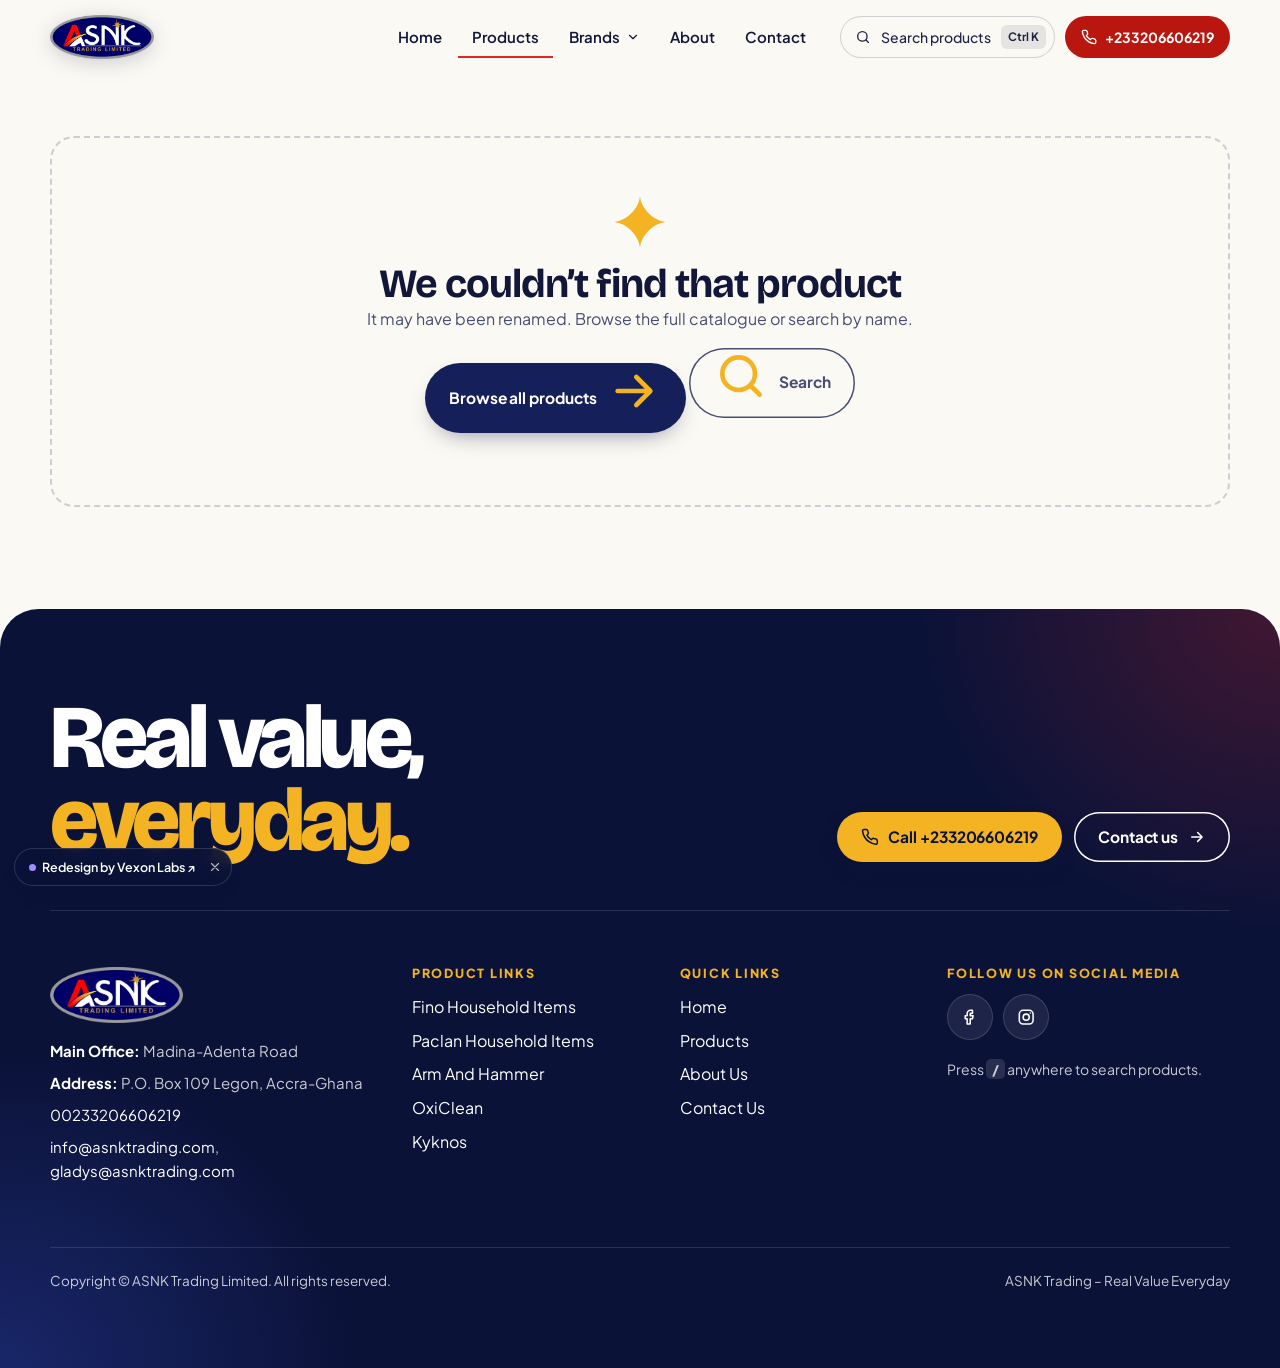
<file: product.html>
<!doctype html>
<html lang="en-GH" class="no-js">
<head>
<meta charset="utf-8">
<meta name="viewport" content="width=device-width, initial-scale=1, viewport-fit=cover">
<title>Product | ASNK Trading – Real Value Everyday</title>
<meta name="description" content="Product details from ASNK Trading Limited — distributor of Arm &amp; Hammer, OxiClean, Fino, Paclan and Kyknos in Ghana.">
<meta name="robots" content="noindex">
<link rel="canonical" href="https://asnktrading.com/product-categories/">
<meta name="theme-color" content="#15205a">
<meta property="og:type" content="website">
<meta property="og:site_name" content="ASNK Trading – Real Value Everyday">
<meta property="og:title" content="Product | ASNK Trading – Real Value Everyday">
<meta property="og:description" content="Product details from ASNK Trading Limited — distributor of Arm &amp; Hammer, OxiClean, Fino, Paclan and Kyknos in Ghana.">
<meta property="og:url" content="https://perryop12.github.io/vexon-labs/asnk/product.html">
<meta property="og:image" content="https://perryop12.github.io/vexon-labs/asnk/assets/img/brand/asnk-logo.webp">
<meta name="twitter:card" content="summary">
<link rel="icon" href="assets/img/brand/favicon.svg" type="image/svg+xml">
<link rel="preconnect" href="https://fonts.googleapis.com">
<link rel="preconnect" href="https://fonts.gstatic.com" crossorigin>
<link rel="stylesheet" href="https://fonts.googleapis.com/css2?family=Bricolage+Grotesque:opsz,wght@12..96,500..800&amp;family=Plus+Jakarta+Sans:wght@400..800&amp;display=swap">
<link rel="stylesheet" href="assets/css/asnk.css">
<script>document.documentElement.className=document.documentElement.className.replace('no-js','js');</script>
<script src="assets/data/products.js" defer></script>
<script src="assets/js/asnk.js" defer></script>
</head>
<body data-root="" data-page="product">
<svg width="0" height="0" style="position:absolute" aria-hidden="true" focusable="false"><defs>
<symbol id="i-search" viewBox="0 0 24 24"><circle cx="11" cy="11" r="7"/><path d="m20 20-3.5-3.5"/></symbol>
<symbol id="i-phone" viewBox="0 0 24 24"><path d="M22 16.9v3a2 2 0 0 1-2.2 2 19.8 19.8 0 0 1-8.6-3.1 19.5 19.5 0 0 1-6-6A19.8 19.8 0 0 1 2.1 4.2 2 2 0 0 1 4.1 2h3a2 2 0 0 1 2 1.7c.1.9.4 1.8.7 2.7a2 2 0 0 1-.5 2.1L8 9.8a16 16 0 0 0 6 6l1.3-1.3a2 2 0 0 1 2.1-.4c.9.3 1.8.6 2.7.7a2 2 0 0 1 1.7 2z"/></symbol>
<symbol id="i-mail" viewBox="0 0 24 24"><rect x="2" y="4" width="20" height="16" rx="3"/><path d="m22 7-10 6L2 7"/></symbol>
<symbol id="i-pin" viewBox="0 0 24 24"><path d="M20 10c0 6-8 12-8 12s-8-6-8-12a8 8 0 0 1 16 0z"/><circle cx="12" cy="10" r="3"/></symbol>
<symbol id="i-arrow-right" viewBox="0 0 24 24"><path d="M5 12h14M13 6l6 6-6 6"/></symbol>
<symbol id="i-arrow-left" viewBox="0 0 24 24"><path d="M19 12H5M11 18l-6-6 6-6"/></symbol>
<symbol id="i-arrow-up" viewBox="0 0 24 24"><path d="M12 19V5M6 11l6-6 6 6"/></symbol>
<symbol id="i-arrow-up-right" viewBox="0 0 24 24"><path d="M7 17 17 7M8 7h9v9"/></symbol>
<symbol id="i-arrow-down" viewBox="0 0 24 24"><path d="M12 5v14M6 13l6 6 6-6"/></symbol>
<symbol id="i-chevron-down" viewBox="0 0 24 24"><path d="m6 9 6 6 6-6"/></symbol>
<symbol id="i-close" viewBox="0 0 24 24"><path d="M18 6 6 18M6 6l12 12"/></symbol>
<symbol id="i-eye" viewBox="0 0 24 24"><path d="M2 12s3.5-7 10-7 10 7 10 7-3.5 7-10 7S2 12 2 12z"/><circle cx="12" cy="12" r="3"/></symbol>
<symbol id="i-link" viewBox="0 0 24 24"><path d="M10 13a5 5 0 0 0 7.5.5l3-3a5 5 0 0 0-7-7l-1.7 1.7"/><path d="M14 11a5 5 0 0 0-7.5-.5l-3 3a5 5 0 0 0 7 7l1.7-1.7"/></symbol>
<symbol id="i-facebook" viewBox="0 0 24 24"><path d="M15 3h-2.5A4.5 4.5 0 0 0 8 7.5V10H5.5v4H8v7h4v-7h3l.8-4H12V7.8c0-.5.4-.8.8-.8H15z"/></symbol>
<symbol id="i-instagram" viewBox="0 0 24 24"><rect x="3" y="3" width="18" height="18" rx="5"/><circle cx="12" cy="12" r="4"/><path d="M17.5 6.5h.01"/></symbol>
<symbol id="i-star" viewBox="0 0 24 24"><path d="M12 1c.6 5.4 5.6 10.4 11 11-5.4.6-10.4 5.6-11 11-.6-5.4-5.6-10.4-11-11C6.4 11.4 11.4 6.4 12 1z"/></symbol>
<symbol id="i-check" viewBox="0 0 24 24"><path d="M20 6 9 17l-5-5"/></symbol>
<symbol id="i-alert" viewBox="0 0 24 24"><circle cx="12" cy="12" r="10"/><path d="M12 8v4M12 16h.01"/></symbol>
<symbol id="i-zoom" viewBox="0 0 24 24"><circle cx="11" cy="11" r="7"/><path d="m20 20-3.5-3.5M11 8v6M8 11h6"/></symbol>
<symbol id="i-pause" viewBox="0 0 24 24"><path d="M9 5v14M15 5v14"/></symbol>
<symbol id="i-play" viewBox="0 0 24 24"><path d="M7 4.5v15L19 12z"/></symbol>
<symbol id="i-building" viewBox="0 0 24 24"><path d="M3 21h18M5 21V5a2 2 0 0 1 2-2h10a2 2 0 0 1 2 2v16M9 7h2M13 7h2M9 11h2M13 11h2M9 15h2M13 15h2"/></symbol>
<symbol id="i-calendar" viewBox="0 0 24 24"><rect x="3" y="4" width="18" height="18" rx="3"/><path d="M16 2v4M8 2v4M3 10h18"/></symbol>
<symbol id="i-shield" viewBox="0 0 24 24"><path d="M12 22s8-4 8-10V5l-8-3-8 3v7c0 6 8 10 8 10z"/><path d="m9 12 2 2 4-4"/></symbol>
<symbol id="i-globe" viewBox="0 0 24 24"><circle cx="12" cy="12" r="10"/><path d="M2 12h20M12 2a15 15 0 0 1 0 20M12 2a15 15 0 0 0 0 20"/></symbol>
<symbol id="i-send" viewBox="0 0 24 24"><path d="M22 2 11 13M22 2l-7 20-4-9-9-4z"/></symbol>
<symbol id="i-info" viewBox="0 0 24 24"><circle cx="12" cy="12" r="10"/><path d="M12 16v-4M12 8h.01"/></symbol>
</defs></svg>
<a class="skip-link" href="#main">Skip to content</a>
<header class="site-header">
  <div class="container hdr-inner">
    <a class="logo" href="index.html" aria-label="ASNK Trading Limited — home"><img src="assets/img/brand/asnk-logo.webp" alt="ASNK Trading Limited" width="700" height="295"></a>
    <nav class="main-nav" aria-label="Main">
      <ul>
        <li><a href="index.html">Home</a></li>
        <li><a href="products.html" aria-current="page">Products</a></li>
        <li><button class="mega-trigger" type="button" aria-expanded="false" aria-controls="mega">Brands <svg class="icon " aria-hidden="true"><use href="#i-chevron-down"></use></svg></button></li>
        <li><a href="about.html">About</a></li>
        <li><a href="contact.html">Contact</a></li>
      </ul>
    </nav>
    <div class="hdr-actions">
      <button class="search-btn" type="button" data-open-search aria-label="Search products (shortcut: /)"><svg class="icon " aria-hidden="true"><use href="#i-search"></use></svg><span>Search products</span><kbd>⌘K</kbd></button>
      <a class="phone-pill" href="tel:+233206606219" aria-label="Call ASNK Trading on +233206606219"><svg class="icon " aria-hidden="true"><use href="#i-phone"></use></svg><span>+233206606219</span></a>
      <button class="icon-btn burger" type="button" aria-expanded="false" aria-controls="mobile-menu" aria-label="Open menu"><span class="burger-lines"><span></span><span></span></span></button>
    </div>
  </div>
  <div class="mega" id="mega" hidden>
    <div class="mega-panel">
      <a class="mega-card th-fino" href="brands/fino.html"><strong>Fino</strong><span>Fino Household Items</span><img src="assets/img/products/classic-line.webp" alt="" width="120" height="120" loading="lazy"></a><a class="mega-card th-paclan" href="brands/paclan.html"><strong>Paclan</strong><span>Paclan Household Items</span><img src="assets/img/products/multitop.webp" alt="" width="120" height="120" loading="lazy"></a><a class="mega-card th-arm-and-hammer" href="brands/arm-and-hammer.html"><strong>Arm &amp; Hammer</strong><span>Oral and Personal Care Products</span><img src="assets/img/products/charcoal-white-toothpaste.webp" alt="" width="120" height="120" loading="lazy"></a><a class="mega-card th-oxiclean" href="brands/oxiclean.html"><strong>OxiClean</strong><span>Laundry and stain removal</span><img src="assets/img/brand/oxi-power-paks.webp" alt="" width="120" height="120" loading="lazy"></a><a class="mega-card th-kyknos" href="brands/kyknos.html"><strong>Kyknos</strong><span>Kyknos Tomato products</span><img src="assets/img/brand/kyknos-crushed.webp" alt="" width="120" height="120" loading="lazy"></a>
      <div class="mega-aside">
        <div><p class="h-sm">All products</p><p>Browse and search the full catalogue across all five brands.</p></div>
        <a class="btn btn--gold btn--sm" href="products.html">View catalogue <svg class="icon icon--arrow" aria-hidden="true"><use href="#i-arrow-right"></use></svg></a>
      </div>
    </div>
  </div>
</header>
<div class="mobile-menu" id="mobile-menu" role="dialog" aria-modal="true" aria-label="Menu" hidden>
  <div class="mm-top">
    <a class="logo" href="index.html"><img src="assets/img/brand/asnk-logo.webp" alt="ASNK Trading Limited" width="700" height="295"></a>
    <button class="icon-btn mm-close" type="button" data-mm-close aria-label="Close menu"><svg class="icon " aria-hidden="true"><use href="#i-close"></use></svg></button>
  </div>
  <ul class="mm-nav">
    <li style="--i:0"><a href="index.html">Home <svg class="icon " aria-hidden="true"><use href="#i-arrow-right"></use></svg></a></li>
    <li style="--i:1"><a href="products.html">Products <svg class="icon " aria-hidden="true"><use href="#i-arrow-right"></use></svg></a></li>
    <li style="--i:2" class="mm-sub"><a class="th-fino" href="brands/fino.html"><span class="dot"></span>Fino Household Items</a></li>
    <li style="--i:3" class="mm-sub"><a class="th-paclan" href="brands/paclan.html"><span class="dot"></span>Paclan Household Items</a></li>
    <li style="--i:4" class="mm-sub"><a class="th-arm-and-hammer" href="brands/arm-and-hammer.html"><span class="dot"></span>Arm And Hammer</a></li>
    <li style="--i:5" class="mm-sub"><a class="th-oxiclean" href="brands/oxiclean.html"><span class="dot"></span>OxiClean</a></li>
    <li style="--i:6" class="mm-sub"><a class="th-kyknos" href="brands/kyknos.html"><span class="dot"></span>Kyknos</a></li>
    <li style="--i:7"><a href="about.html">About <svg class="icon " aria-hidden="true"><use href="#i-arrow-right"></use></svg></a></li>
    <li style="--i:8"><a href="contact.html">Contact <svg class="icon " aria-hidden="true"><use href="#i-arrow-right"></use></svg></a></li>
  </ul>
  <div class="mm-foot">
    <button class="btn btn--white" type="button" data-open-search data-mm-close><svg class="icon " aria-hidden="true"><use href="#i-search"></use></svg>Search products</button>
    <a class="btn btn--red" href="tel:+233206606219"><svg class="icon " aria-hidden="true"><use href="#i-phone"></use></svg>+233206606219</a>
    <p style="margin:6px 0 0;opacity:.75">Main Madina-Adenta Road, Ritz junction · <a href="mailto:info@asnktrading.com">info@asnktrading.com</a></p>
  </div>
</div>
<main id="main" tabindex="-1">

<section class="container" style="padding-top:clamp(20px,3vw,40px)">
  <div id="pd-root" aria-live="polite">
    <noscript><div class="noscript">This product page needs JavaScript. <a href="products.html">Browse all products</a> or call +233206606219.</div></noscript>
    <div class="pd" aria-hidden="true"><div class="stage" style="border-radius:32px;margin:0"></div><div><div class="stage" style="aspect-ratio:3/1;margin:0;border-radius:18px"></div></div></div>
  </div>
</section>
</main>
<footer class="site-footer">
  <div class="container">
    <div class="foot-cta">
      <h2>Real value,<br><em>everyday.</em></h2>
      <div class="hero-cta"><a class="btn btn--gold" href="tel:+233206606219"><svg class="icon " aria-hidden="true"><use href="#i-phone"></use></svg>Call +233206606219</a><a class="btn btn--ghost" style="color:#fff" href="contact.html">Contact us <svg class="icon icon--arrow" aria-hidden="true"><use href="#i-arrow-right"></use></svg></a></div>
    </div>
    <div class="foot-grid">
      <div>
        <a class="foot-logo" href="index.html"><img src="assets/img/brand/asnk-logo.webp" alt="ASNK Trading Limited" width="700" height="295" loading="lazy"></a>
        <p><b>Main Office:</b> Madina-Adenta Road</p>
        <p><b>Address:</b> P.O. Box 109 Legon, Accra-Ghana</p>
        <p><a href="tel:+233206606219">00233206606219</a></p>
        <p><a href="mailto:info@asnktrading.com">info@asnktrading.com</a>, <a href="mailto:gladys@asnktrading.com">gladys@asnktrading.com</a></p>
      </div>
      <nav aria-label="Product links">
        <h3>Product Links</h3>
        <ul>
          <li><a href="brands/fino.html">Fino Household Items</a></li>
          <li><a href="brands/paclan.html">Paclan Household Items</a></li>
          <li><a href="brands/arm-and-hammer.html">Arm And Hammer</a></li>
          <li><a href="brands/oxiclean.html">OxiClean</a></li>
          <li><a href="brands/kyknos.html">Kyknos</a></li>
        </ul>
      </nav>
      <nav aria-label="Quick links">
        <h3>Quick Links</h3>
        <ul>
          <li><a href="index.html">Home</a></li>
          <li><a href="products.html">Products</a></li>
          <li><a href="about.html">About Us</a></li>
          <li><a href="contact.html">Contact Us</a></li>
        </ul>
      </nav>
      <div>
        <h3>Follow Us on Social Media</h3>
        <div class="foot-socials">
          <a href="https://www.facebook.com/asnktrading" target="_blank" rel="noopener" aria-label="ASNK Trading on Facebook"><svg class="icon " aria-hidden="true"><use href="#i-facebook"></use></svg></a>
          <a href="https://www.instagram.com/asnktrading" target="_blank" rel="noopener" aria-label="ASNK Trading on Instagram"><svg class="icon " aria-hidden="true"><use href="#i-instagram"></use></svg></a>
        </div>
        <p style="margin-top:18px;font-size:14px">Press <kbd style="font:inherit;font-weight:700;padding:1px 6px;border-radius:5px;background:rgba(255,255,255,.12)">/</kbd> anywhere to search products.</p>
      </div>
    </div>
    <div class="foot-bottom">
      <span>Copyright © ASNK Trading Limited. All rights reserved.</span>
      <span>ASNK Trading – Real Value Everyday</span>
    </div>
  </div>
</footer>
<div class="vx-pill"><a href="https://perryop12.github.io/vexon-labs/work/asnk-trading/"><span class="vx-dot" aria-hidden="true"></span>Redesign by Vexon Labs ↗</a><button type="button" aria-label="Hide Vexon Labs credit"><svg class="icon " aria-hidden="true"><use href="#i-close"></use></svg></button></div>
</body>
</html>
</file>
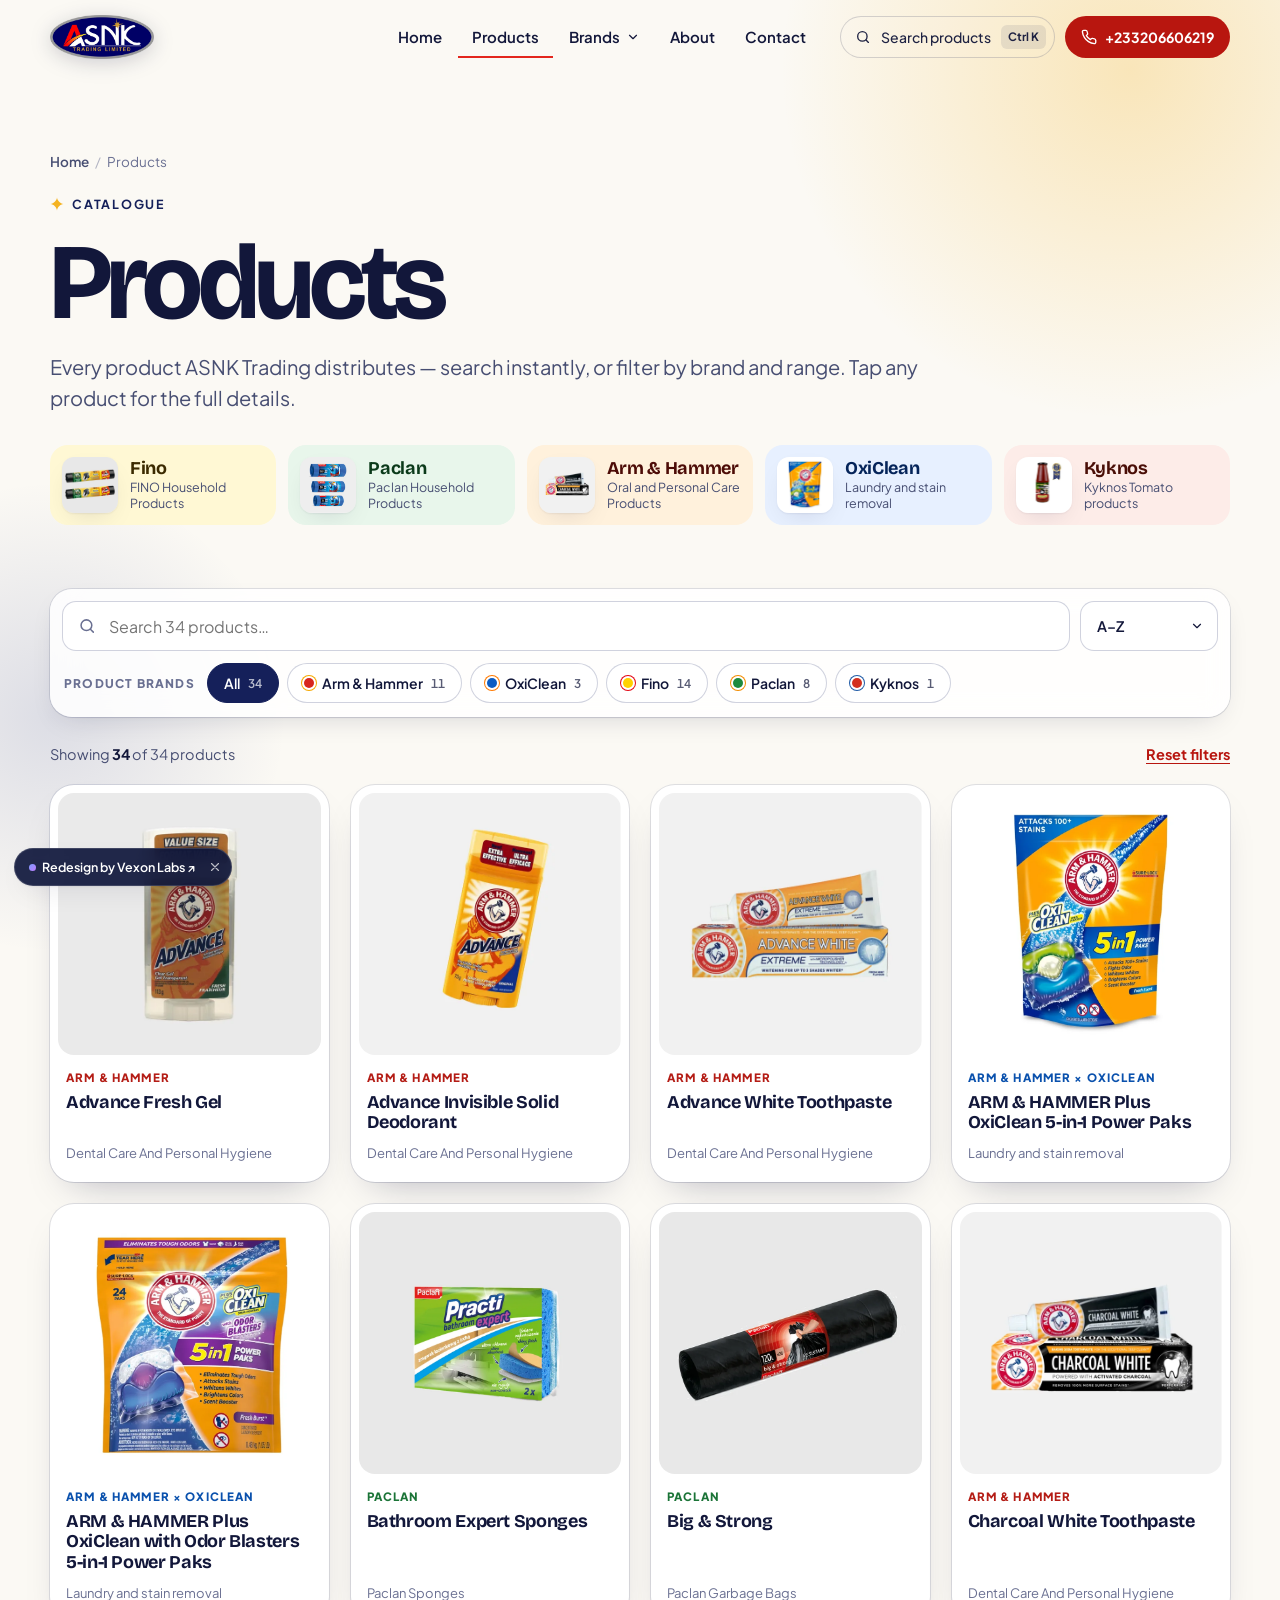
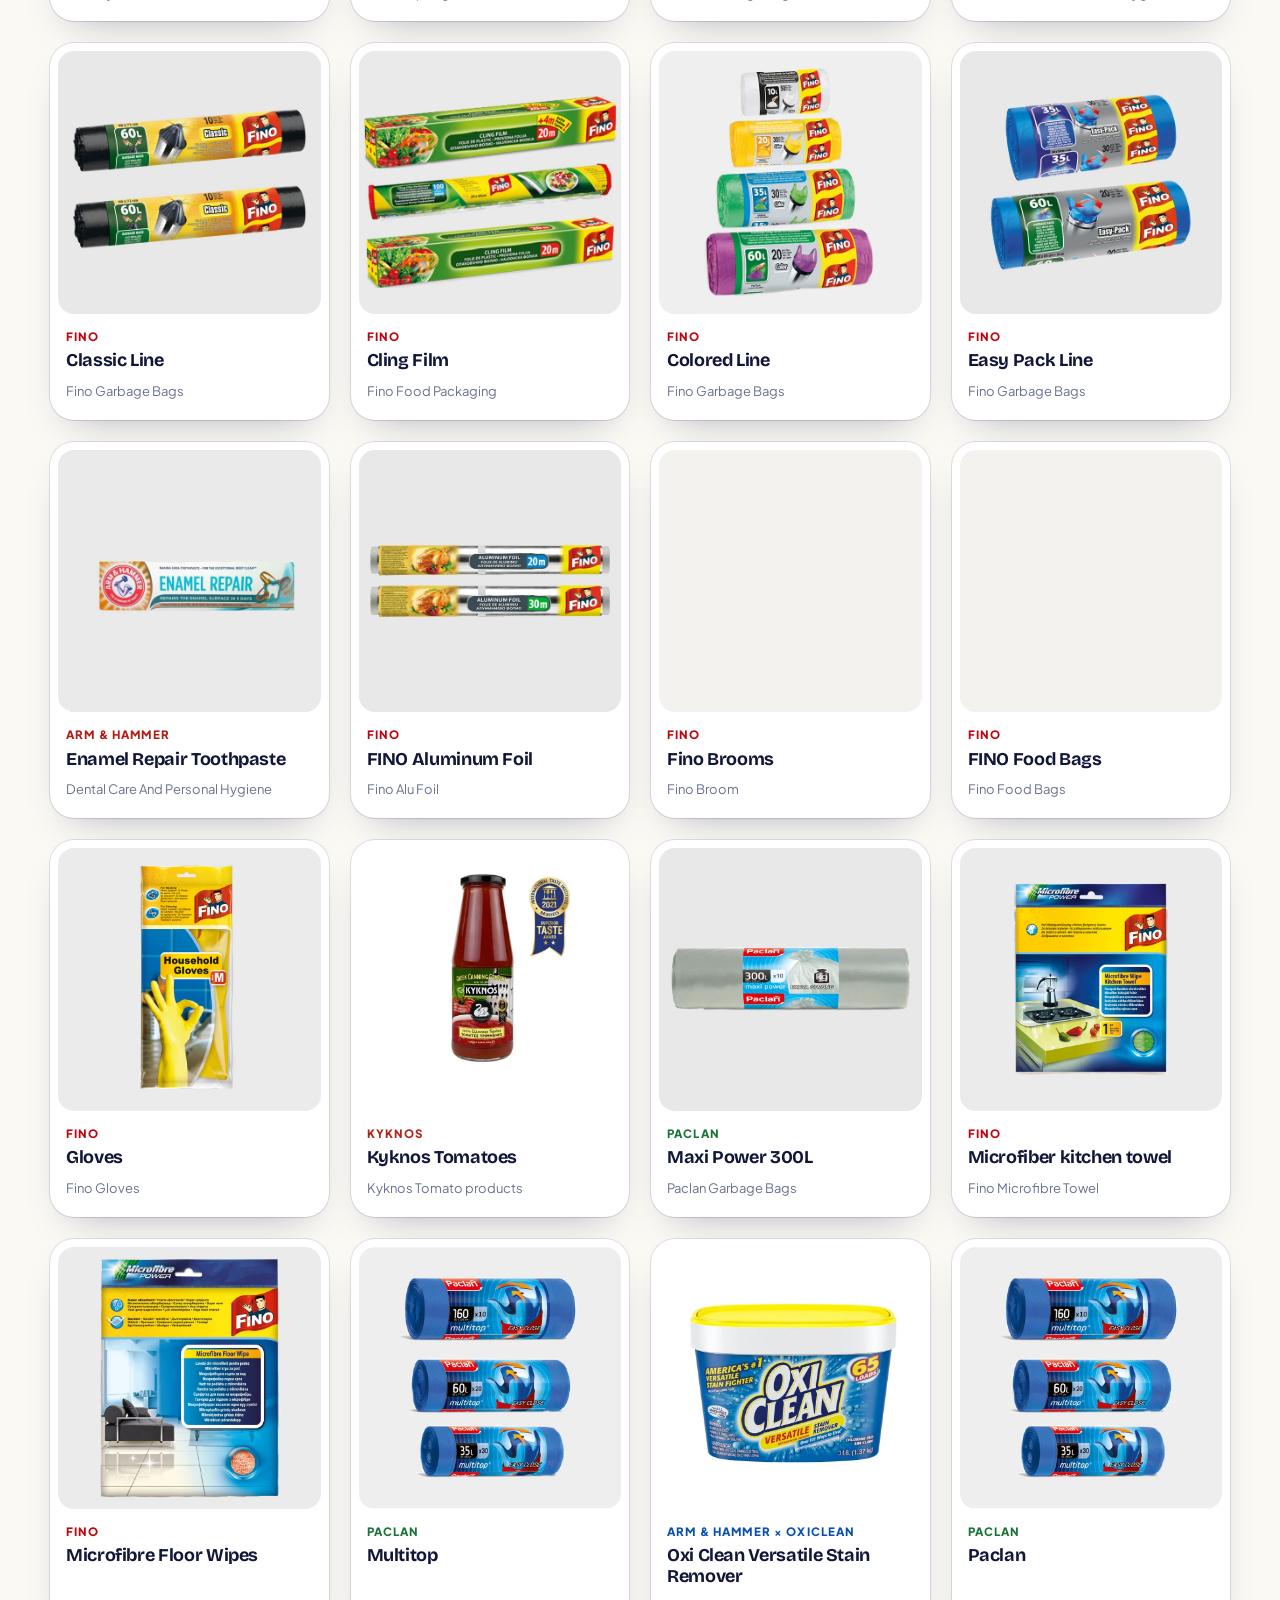
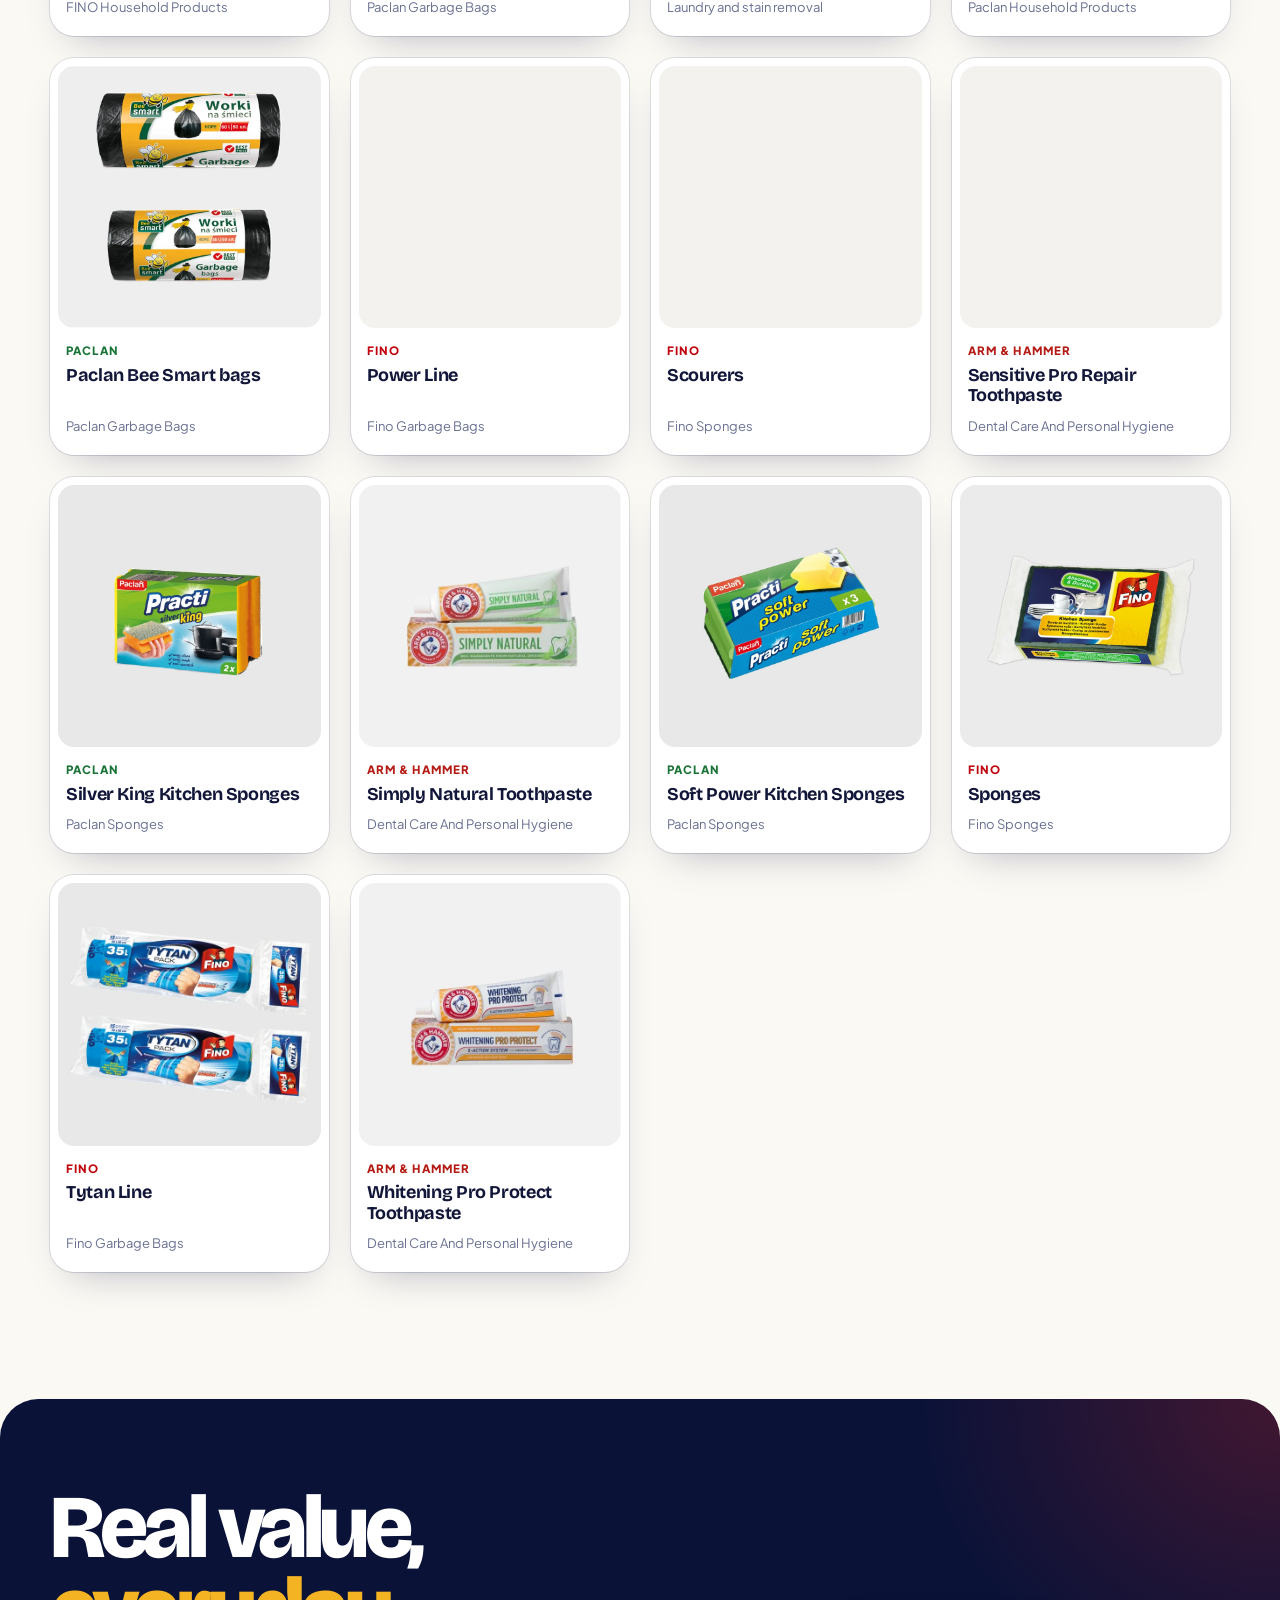
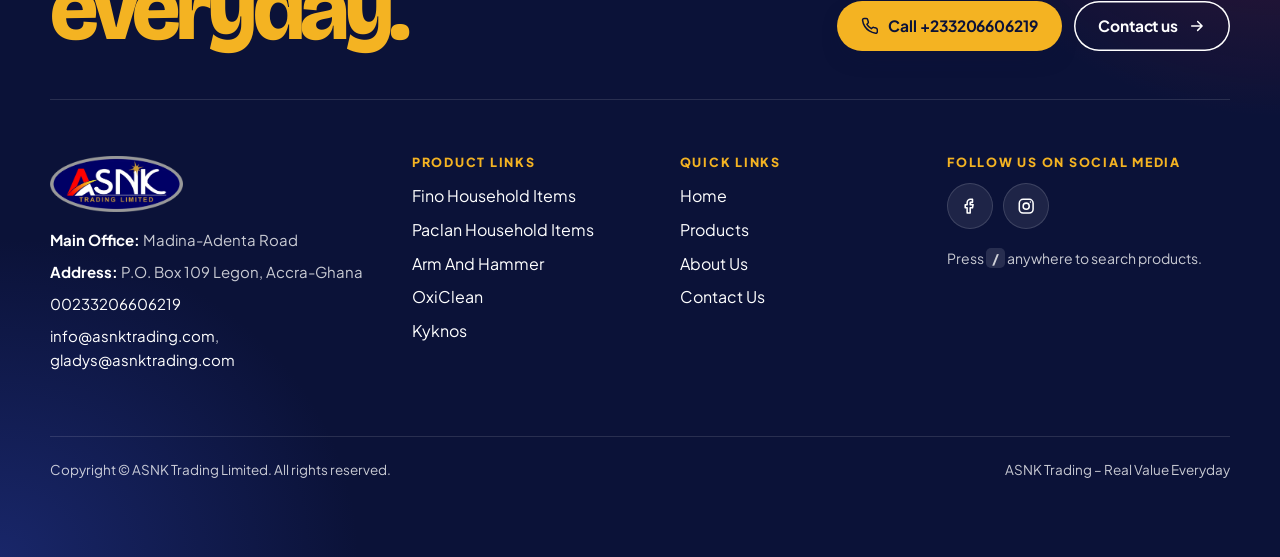
<file: products.html>
<!doctype html>
<html lang="en-GH" class="no-js">
<head>
<meta charset="utf-8">
<meta name="viewport" content="width=device-width, initial-scale=1, viewport-fit=cover">
<title>Products | ASNK Trading – Real Value Everyday</title>
<meta name="description" content="Browse all ASNK Trading products: Arm &amp; Hammer oral and personal care, OxiClean, Fino and Paclan household items, and Kyknos tomatoes.">
<meta name="robots" content="noindex">
<link rel="canonical" href="https://asnktrading.com/product-categories/">
<meta name="theme-color" content="#15205a">
<meta property="og:type" content="website">
<meta property="og:site_name" content="ASNK Trading – Real Value Everyday">
<meta property="og:title" content="Products | ASNK Trading – Real Value Everyday">
<meta property="og:description" content="Browse all ASNK Trading products: Arm &amp; Hammer oral and personal care, OxiClean, Fino and Paclan household items, and Kyknos tomatoes.">
<meta property="og:url" content="https://perryop12.github.io/vexon-labs/asnk/products.html">
<meta property="og:image" content="https://perryop12.github.io/vexon-labs/asnk/assets/img/brand/asnk-logo.webp">
<meta name="twitter:card" content="summary">
<link rel="icon" href="assets/img/brand/favicon.svg" type="image/svg+xml">
<link rel="preconnect" href="https://fonts.googleapis.com">
<link rel="preconnect" href="https://fonts.gstatic.com" crossorigin>
<link rel="stylesheet" href="https://fonts.googleapis.com/css2?family=Bricolage+Grotesque:opsz,wght@12..96,500..800&amp;family=Plus+Jakarta+Sans:wght@400..800&amp;display=swap">
<link rel="stylesheet" href="assets/css/asnk.css">
<script>document.documentElement.className=document.documentElement.className.replace('no-js','js');</script>
<script src="assets/data/products.js" defer></script>
<script src="assets/js/asnk.js" defer></script>
</head>
<body data-root="" data-page="products">
<svg width="0" height="0" style="position:absolute" aria-hidden="true" focusable="false"><defs>
<symbol id="i-search" viewBox="0 0 24 24"><circle cx="11" cy="11" r="7"/><path d="m20 20-3.5-3.5"/></symbol>
<symbol id="i-phone" viewBox="0 0 24 24"><path d="M22 16.9v3a2 2 0 0 1-2.2 2 19.8 19.8 0 0 1-8.6-3.1 19.5 19.5 0 0 1-6-6A19.8 19.8 0 0 1 2.1 4.2 2 2 0 0 1 4.1 2h3a2 2 0 0 1 2 1.7c.1.9.4 1.8.7 2.7a2 2 0 0 1-.5 2.1L8 9.8a16 16 0 0 0 6 6l1.3-1.3a2 2 0 0 1 2.1-.4c.9.3 1.8.6 2.7.7a2 2 0 0 1 1.7 2z"/></symbol>
<symbol id="i-mail" viewBox="0 0 24 24"><rect x="2" y="4" width="20" height="16" rx="3"/><path d="m22 7-10 6L2 7"/></symbol>
<symbol id="i-pin" viewBox="0 0 24 24"><path d="M20 10c0 6-8 12-8 12s-8-6-8-12a8 8 0 0 1 16 0z"/><circle cx="12" cy="10" r="3"/></symbol>
<symbol id="i-arrow-right" viewBox="0 0 24 24"><path d="M5 12h14M13 6l6 6-6 6"/></symbol>
<symbol id="i-arrow-left" viewBox="0 0 24 24"><path d="M19 12H5M11 18l-6-6 6-6"/></symbol>
<symbol id="i-arrow-up" viewBox="0 0 24 24"><path d="M12 19V5M6 11l6-6 6 6"/></symbol>
<symbol id="i-arrow-up-right" viewBox="0 0 24 24"><path d="M7 17 17 7M8 7h9v9"/></symbol>
<symbol id="i-arrow-down" viewBox="0 0 24 24"><path d="M12 5v14M6 13l6 6 6-6"/></symbol>
<symbol id="i-chevron-down" viewBox="0 0 24 24"><path d="m6 9 6 6 6-6"/></symbol>
<symbol id="i-close" viewBox="0 0 24 24"><path d="M18 6 6 18M6 6l12 12"/></symbol>
<symbol id="i-eye" viewBox="0 0 24 24"><path d="M2 12s3.5-7 10-7 10 7 10 7-3.5 7-10 7S2 12 2 12z"/><circle cx="12" cy="12" r="3"/></symbol>
<symbol id="i-link" viewBox="0 0 24 24"><path d="M10 13a5 5 0 0 0 7.5.5l3-3a5 5 0 0 0-7-7l-1.7 1.7"/><path d="M14 11a5 5 0 0 0-7.5-.5l-3 3a5 5 0 0 0 7 7l1.7-1.7"/></symbol>
<symbol id="i-facebook" viewBox="0 0 24 24"><path d="M15 3h-2.5A4.5 4.5 0 0 0 8 7.5V10H5.5v4H8v7h4v-7h3l.8-4H12V7.8c0-.5.4-.8.8-.8H15z"/></symbol>
<symbol id="i-instagram" viewBox="0 0 24 24"><rect x="3" y="3" width="18" height="18" rx="5"/><circle cx="12" cy="12" r="4"/><path d="M17.5 6.5h.01"/></symbol>
<symbol id="i-star" viewBox="0 0 24 24"><path d="M12 1c.6 5.4 5.6 10.4 11 11-5.4.6-10.4 5.6-11 11-.6-5.4-5.6-10.4-11-11C6.4 11.4 11.4 6.4 12 1z"/></symbol>
<symbol id="i-check" viewBox="0 0 24 24"><path d="M20 6 9 17l-5-5"/></symbol>
<symbol id="i-alert" viewBox="0 0 24 24"><circle cx="12" cy="12" r="10"/><path d="M12 8v4M12 16h.01"/></symbol>
<symbol id="i-zoom" viewBox="0 0 24 24"><circle cx="11" cy="11" r="7"/><path d="m20 20-3.5-3.5M11 8v6M8 11h6"/></symbol>
<symbol id="i-pause" viewBox="0 0 24 24"><path d="M9 5v14M15 5v14"/></symbol>
<symbol id="i-play" viewBox="0 0 24 24"><path d="M7 4.5v15L19 12z"/></symbol>
<symbol id="i-building" viewBox="0 0 24 24"><path d="M3 21h18M5 21V5a2 2 0 0 1 2-2h10a2 2 0 0 1 2 2v16M9 7h2M13 7h2M9 11h2M13 11h2M9 15h2M13 15h2"/></symbol>
<symbol id="i-calendar" viewBox="0 0 24 24"><rect x="3" y="4" width="18" height="18" rx="3"/><path d="M16 2v4M8 2v4M3 10h18"/></symbol>
<symbol id="i-shield" viewBox="0 0 24 24"><path d="M12 22s8-4 8-10V5l-8-3-8 3v7c0 6 8 10 8 10z"/><path d="m9 12 2 2 4-4"/></symbol>
<symbol id="i-globe" viewBox="0 0 24 24"><circle cx="12" cy="12" r="10"/><path d="M2 12h20M12 2a15 15 0 0 1 0 20M12 2a15 15 0 0 0 0 20"/></symbol>
<symbol id="i-send" viewBox="0 0 24 24"><path d="M22 2 11 13M22 2l-7 20-4-9-9-4z"/></symbol>
<symbol id="i-info" viewBox="0 0 24 24"><circle cx="12" cy="12" r="10"/><path d="M12 16v-4M12 8h.01"/></symbol>
</defs></svg>
<a class="skip-link" href="#main">Skip to content</a>
<header class="site-header">
  <div class="container hdr-inner">
    <a class="logo" href="index.html" aria-label="ASNK Trading Limited — home"><img src="assets/img/brand/asnk-logo.webp" alt="ASNK Trading Limited" width="700" height="295"></a>
    <nav class="main-nav" aria-label="Main">
      <ul>
        <li><a href="index.html">Home</a></li>
        <li><a href="products.html" aria-current="page">Products</a></li>
        <li><button class="mega-trigger" type="button" aria-expanded="false" aria-controls="mega">Brands <svg class="icon " aria-hidden="true"><use href="#i-chevron-down"></use></svg></button></li>
        <li><a href="about.html">About</a></li>
        <li><a href="contact.html">Contact</a></li>
      </ul>
    </nav>
    <div class="hdr-actions">
      <button class="search-btn" type="button" data-open-search aria-label="Search products (shortcut: /)"><svg class="icon " aria-hidden="true"><use href="#i-search"></use></svg><span>Search products</span><kbd>⌘K</kbd></button>
      <a class="phone-pill" href="tel:+233206606219" aria-label="Call ASNK Trading on +233206606219"><svg class="icon " aria-hidden="true"><use href="#i-phone"></use></svg><span>+233206606219</span></a>
      <button class="icon-btn burger" type="button" aria-expanded="false" aria-controls="mobile-menu" aria-label="Open menu"><span class="burger-lines"><span></span><span></span></span></button>
    </div>
  </div>
  <div class="mega" id="mega" hidden>
    <div class="mega-panel">
      <a class="mega-card th-fino" href="brands/fino.html"><strong>Fino</strong><span>Fino Household Items</span><img src="assets/img/products/classic-line.webp" alt="" width="120" height="120" loading="lazy"></a><a class="mega-card th-paclan" href="brands/paclan.html"><strong>Paclan</strong><span>Paclan Household Items</span><img src="assets/img/products/multitop.webp" alt="" width="120" height="120" loading="lazy"></a><a class="mega-card th-arm-and-hammer" href="brands/arm-and-hammer.html"><strong>Arm &amp; Hammer</strong><span>Oral and Personal Care Products</span><img src="assets/img/products/charcoal-white-toothpaste.webp" alt="" width="120" height="120" loading="lazy"></a><a class="mega-card th-oxiclean" href="brands/oxiclean.html"><strong>OxiClean</strong><span>Laundry and stain removal</span><img src="assets/img/brand/oxi-power-paks.webp" alt="" width="120" height="120" loading="lazy"></a><a class="mega-card th-kyknos" href="brands/kyknos.html"><strong>Kyknos</strong><span>Kyknos Tomato products</span><img src="assets/img/brand/kyknos-crushed.webp" alt="" width="120" height="120" loading="lazy"></a>
      <div class="mega-aside">
        <div><p class="h-sm">All products</p><p>Browse and search the full catalogue across all five brands.</p></div>
        <a class="btn btn--gold btn--sm" href="products.html">View catalogue <svg class="icon icon--arrow" aria-hidden="true"><use href="#i-arrow-right"></use></svg></a>
      </div>
    </div>
  </div>
</header>
<div class="mobile-menu" id="mobile-menu" role="dialog" aria-modal="true" aria-label="Menu" hidden>
  <div class="mm-top">
    <a class="logo" href="index.html"><img src="assets/img/brand/asnk-logo.webp" alt="ASNK Trading Limited" width="700" height="295"></a>
    <button class="icon-btn mm-close" type="button" data-mm-close aria-label="Close menu"><svg class="icon " aria-hidden="true"><use href="#i-close"></use></svg></button>
  </div>
  <ul class="mm-nav">
    <li style="--i:0"><a href="index.html">Home <svg class="icon " aria-hidden="true"><use href="#i-arrow-right"></use></svg></a></li>
    <li style="--i:1"><a href="products.html">Products <svg class="icon " aria-hidden="true"><use href="#i-arrow-right"></use></svg></a></li>
    <li style="--i:2" class="mm-sub"><a class="th-fino" href="brands/fino.html"><span class="dot"></span>Fino Household Items</a></li>
    <li style="--i:3" class="mm-sub"><a class="th-paclan" href="brands/paclan.html"><span class="dot"></span>Paclan Household Items</a></li>
    <li style="--i:4" class="mm-sub"><a class="th-arm-and-hammer" href="brands/arm-and-hammer.html"><span class="dot"></span>Arm And Hammer</a></li>
    <li style="--i:5" class="mm-sub"><a class="th-oxiclean" href="brands/oxiclean.html"><span class="dot"></span>OxiClean</a></li>
    <li style="--i:6" class="mm-sub"><a class="th-kyknos" href="brands/kyknos.html"><span class="dot"></span>Kyknos</a></li>
    <li style="--i:7"><a href="about.html">About <svg class="icon " aria-hidden="true"><use href="#i-arrow-right"></use></svg></a></li>
    <li style="--i:8"><a href="contact.html">Contact <svg class="icon " aria-hidden="true"><use href="#i-arrow-right"></use></svg></a></li>
  </ul>
  <div class="mm-foot">
    <button class="btn btn--white" type="button" data-open-search data-mm-close><svg class="icon " aria-hidden="true"><use href="#i-search"></use></svg>Search products</button>
    <a class="btn btn--red" href="tel:+233206606219"><svg class="icon " aria-hidden="true"><use href="#i-phone"></use></svg>+233206606219</a>
    <p style="margin:6px 0 0;opacity:.75">Main Madina-Adenta Road, Ritz junction · <a href="mailto:info@asnktrading.com">info@asnktrading.com</a></p>
  </div>
</div>
<main id="main" tabindex="-1">

<section class="page-hero" aria-labelledby="ph">
  <div class="container">
    <nav aria-label="Breadcrumb"><ol class="crumbs"><li><a href="index.html">Home</a></li><li aria-current="page">Products</li></ol></nav>
    <p class="eyebrow"><svg class="icon star icon--fill" aria-hidden="true"><use href="#i-star"></use></svg>Catalogue</p>
    <h1 class="h-xl" id="ph">Products</h1>
    <p class="lead">Every product ASNK Trading distributes — search instantly, or filter by brand and range. Tap any product for the full details.</p>
    <div class="shop-brands" aria-label="Product Brands"><a class="shop-brand th-fino" href="brands/fino.html"><img src="assets/img/products/classic-line.webp" alt="" width="56" height="56" loading="lazy"><span><b>Fino</b><span>FINO Household Products</span></span></a><a class="shop-brand th-paclan" href="brands/paclan.html"><img src="assets/img/products/multitop.webp" alt="" width="56" height="56" loading="lazy"><span><b>Paclan</b><span>Paclan Household Products</span></span></a><a class="shop-brand th-arm-and-hammer" href="brands/arm-and-hammer.html"><img src="assets/img/products/charcoal-white-toothpaste.webp" alt="" width="56" height="56" loading="lazy"><span><b>Arm &amp; Hammer</b><span>Oral and Personal Care Products</span></span></a><a class="shop-brand th-oxiclean" href="brands/oxiclean.html"><img src="assets/img/brand/oxi-power-paks.webp" alt="" width="56" height="56" loading="lazy"><span><b>OxiClean</b><span>Laundry and stain removal</span></span></a><a class="shop-brand th-kyknos" href="brands/kyknos.html"><img src="assets/img/brand/kyknos-crushed.webp" alt="" width="56" height="56" loading="lazy"><span><b>Kyknos</b><span>Kyknos Tomato products</span></span></a></div>
  </div>
</section>
<section class="container" aria-label="Product catalogue" style="padding-bottom:24px">
  <div class="toolbar">
    <div class="toolbar-inner">
      <div class="tb-row">
        <div class="search-field"><svg class="icon " aria-hidden="true"><use href="#i-search"></use></svg><label class="sr-only" for="q">Search products</label>
          <input id="q" type="search" placeholder="Search 34 products…" autocomplete="off" enterkeyhint="search">
          <button class="clear" id="q-clear" type="button" aria-label="Clear search" hidden><svg class="icon " aria-hidden="true"><use href="#i-close"></use></svg></button></div>
        <div class="select"><label class="sr-only" for="sort">Sort products</label>
          <select id="sort"><option value="az">A–Z</option><option value="za">Z–A</option><option value="brand">By brand</option><option value="relevance">Best match</option></select><svg class="icon " aria-hidden="true"><use href="#i-chevron-down"></use></svg></div>
      </div>
      <div class="chip-row" id="brand-chips" role="group" aria-label="Product Brands"><span class="legend">Product Brands</span><button type="button" class="chip" data-brand="" aria-pressed="true">All <span class="count">34</span></button><button type="button" class="chip th-arm-and-hammer" data-brand="arm-and-hammer" aria-pressed="false"><span class="dot" aria-hidden="true"></span>Arm &amp; Hammer <span class="count">11</span></button><button type="button" class="chip th-oxiclean" data-brand="oxiclean" aria-pressed="false"><span class="dot" aria-hidden="true"></span>OxiClean <span class="count">3</span></button><button type="button" class="chip th-fino" data-brand="fino" aria-pressed="false"><span class="dot" aria-hidden="true"></span>Fino <span class="count">14</span></button><button type="button" class="chip th-paclan" data-brand="paclan" aria-pressed="false"><span class="dot" aria-hidden="true"></span>Paclan <span class="count">8</span></button><button type="button" class="chip th-kyknos" data-brand="kyknos" aria-pressed="false"><span class="dot" aria-hidden="true"></span>Kyknos <span class="count">1</span></button></div>
      <div class="chip-row chip-row--sub" id="sub-chips" role="group" aria-label="Sub-categories" hidden></div>
    </div>
  </div>
  <div class="result-bar"><p id="count" aria-live="polite" style="margin:0">Showing <b>34</b> of 34 products</p><button class="linkish" type="button" data-reset>Reset filters</button></div>
  <div class="grid" id="grid"><article class="card th-arm-and-hammer" data-slug="advance-invisible-deodorant-cool-blast-gel" style="--i:0"><a class="card-link" href="product.html?p=advance-invisible-deodorant-cool-blast-gel"><div class="stage"><img src="assets/img/products/advance-invisible-deodorant-cool-blast-gel.webp" alt="Advance Fresh Gel" width="600" height="600" loading="lazy" decoding="async"></div><div class="card-body"><span class="card-brand">Arm &amp; Hammer</span><h3 class="card-title">Advance Fresh Gel</h3><span class="card-cat">Dental Care And Personal Hygiene</span></div></a><button class="card-qv" type="button" data-qv="advance-invisible-deodorant-cool-blast-gel" aria-label="Quick view: Advance Fresh Gel"><svg class="icon " aria-hidden="true"><use href="#i-eye"></use></svg></button></article><article class="card th-arm-and-hammer" data-slug="advance-deodorant-invisible-solid-unscented" style="--i:1"><a class="card-link" href="product.html?p=advance-deodorant-invisible-solid-unscented"><div class="stage"><img src="assets/img/products/advance-deodorant-invisible-solid-unscented.webp" alt="Advance Invisible Solid Deodorant" width="600" height="600" loading="lazy" decoding="async"></div><div class="card-body"><span class="card-brand">Arm &amp; Hammer</span><h3 class="card-title">Advance Invisible Solid Deodorant</h3><span class="card-cat">Dental Care And Personal Hygiene</span></div></a><button class="card-qv" type="button" data-qv="advance-deodorant-invisible-solid-unscented" aria-label="Quick view: Advance Invisible Solid Deodorant"><svg class="icon " aria-hidden="true"><use href="#i-eye"></use></svg></button></article><article class="card th-arm-and-hammer" data-slug="advance-white-toothpaste" style="--i:2"><a class="card-link" href="product.html?p=advance-white-toothpaste"><div class="stage"><img src="assets/img/products/advance-white-toothpaste.webp" alt="Advance White Toothpaste" width="600" height="600" loading="lazy" decoding="async"></div><div class="card-body"><span class="card-brand">Arm &amp; Hammer</span><h3 class="card-title">Advance White Toothpaste</h3><span class="card-cat">Dental Care And Personal Hygiene</span></div></a><button class="card-qv" type="button" data-qv="advance-white-toothpaste" aria-label="Quick view: Advance White Toothpaste"><svg class="icon " aria-hidden="true"><use href="#i-eye"></use></svg></button></article><article class="card th-oxiclean" data-slug="arm-hammer-plus-oxiclean-5-in-1-power-paks" style="--i:3"><a class="card-link" href="product.html?p=arm-hammer-plus-oxiclean-5-in-1-power-paks"><div class="stage"><img src="assets/img/products/arm-hammer-plus-oxiclean-5-in-1-power-paks.webp" alt="ARM &amp; HAMMER Plus OxiClean 5-in-1 Power Paks" width="600" height="600" loading="lazy" decoding="async"></div><div class="card-body"><span class="card-brand">Arm &amp; Hammer × OxiClean</span><h3 class="card-title">ARM &amp; HAMMER Plus OxiClean 5-in-1 Power Paks</h3><span class="card-cat">Laundry and stain removal</span></div></a><button class="card-qv" type="button" data-qv="arm-hammer-plus-oxiclean-5-in-1-power-paks" aria-label="Quick view: ARM &amp; HAMMER Plus OxiClean 5-in-1 Power Paks"><svg class="icon " aria-hidden="true"><use href="#i-eye"></use></svg></button></article><article class="card th-oxiclean" data-slug="arm-hammer-plus-oxiclean-with-odor-blasters-5-in-1-power-paks" style="--i:4"><a class="card-link" href="product.html?p=arm-hammer-plus-oxiclean-with-odor-blasters-5-in-1-power-paks"><div class="stage"><img src="assets/img/products/arm-hammer-plus-oxiclean-with-odor-blasters-5-in-1-power-paks.webp" alt="ARM &amp; HAMMER Plus OxiClean with Odor Blasters 5-in-1 Power Paks" width="600" height="600" loading="lazy" decoding="async"></div><div class="card-body"><span class="card-brand">Arm &amp; Hammer × OxiClean</span><h3 class="card-title">ARM &amp; HAMMER Plus OxiClean with Odor Blasters 5-in-1 Power Paks</h3><span class="card-cat">Laundry and stain removal</span></div></a><button class="card-qv" type="button" data-qv="arm-hammer-plus-oxiclean-with-odor-blasters-5-in-1-power-paks" aria-label="Quick view: ARM &amp; HAMMER Plus OxiClean with Odor Blasters 5-in-1 Power Paks"><svg class="icon " aria-hidden="true"><use href="#i-eye"></use></svg></button></article><article class="card th-paclan" data-slug="bathroom-expert-sponges" style="--i:5"><a class="card-link" href="product.html?p=bathroom-expert-sponges"><div class="stage"><img src="assets/img/products/bathroom-expert-sponges.webp" alt="Bathroom Expert Sponges" width="600" height="600" loading="lazy" decoding="async"></div><div class="card-body"><span class="card-brand">Paclan</span><h3 class="card-title">Bathroom Expert Sponges</h3><span class="card-cat">Paclan Sponges</span></div></a><button class="card-qv" type="button" data-qv="bathroom-expert-sponges" aria-label="Quick view: Bathroom Expert Sponges"><svg class="icon " aria-hidden="true"><use href="#i-eye"></use></svg></button></article><article class="card th-paclan" data-slug="big-strong" style="--i:6"><a class="card-link" href="product.html?p=big-strong"><div class="stage"><img src="assets/img/products/big-strong.webp" alt="Big &amp; Strong" width="600" height="600" loading="lazy" decoding="async"></div><div class="card-body"><span class="card-brand">Paclan</span><h3 class="card-title">Big &amp; Strong</h3><span class="card-cat">Paclan Garbage Bags</span></div></a><button class="card-qv" type="button" data-qv="big-strong" aria-label="Quick view: Big &amp; Strong"><svg class="icon " aria-hidden="true"><use href="#i-eye"></use></svg></button></article><article class="card th-arm-and-hammer" data-slug="charcoal-white-toothpaste" style="--i:7"><a class="card-link" href="product.html?p=charcoal-white-toothpaste"><div class="stage"><img src="assets/img/products/charcoal-white-toothpaste.webp" alt="Charcoal White Toothpaste" width="600" height="600" loading="lazy" decoding="async"></div><div class="card-body"><span class="card-brand">Arm &amp; Hammer</span><h3 class="card-title">Charcoal White Toothpaste</h3><span class="card-cat">Dental Care And Personal Hygiene</span></div></a><button class="card-qv" type="button" data-qv="charcoal-white-toothpaste" aria-label="Quick view: Charcoal White Toothpaste"><svg class="icon " aria-hidden="true"><use href="#i-eye"></use></svg></button></article><article class="card th-fino" data-slug="classic-line" style="--i:8"><a class="card-link" href="product.html?p=classic-line"><div class="stage"><img src="assets/img/products/classic-line.webp" alt="Classic Line" width="600" height="600" loading="lazy" decoding="async"></div><div class="card-body"><span class="card-brand">Fino</span><h3 class="card-title">Classic Line</h3><span class="card-cat">Fino Garbage Bags</span></div></a><button class="card-qv" type="button" data-qv="classic-line" aria-label="Quick view: Classic Line"><svg class="icon " aria-hidden="true"><use href="#i-eye"></use></svg></button></article><article class="card th-fino" data-slug="cling-film" style="--i:9"><a class="card-link" href="product.html?p=cling-film"><div class="stage"><img src="assets/img/products/cling-film.webp" alt="Cling Film" width="600" height="600" loading="lazy" decoding="async"></div><div class="card-body"><span class="card-brand">Fino</span><h3 class="card-title">Cling Film</h3><span class="card-cat">Fino Food Packaging</span></div></a><button class="card-qv" type="button" data-qv="cling-film" aria-label="Quick view: Cling Film"><svg class="icon " aria-hidden="true"><use href="#i-eye"></use></svg></button></article><article class="card th-fino" data-slug="colored-line" style="--i:10"><a class="card-link" href="product.html?p=colored-line"><div class="stage"><img src="assets/img/products/colored-line.webp" alt="Colored Line" width="600" height="600" loading="lazy" decoding="async"></div><div class="card-body"><span class="card-brand">Fino</span><h3 class="card-title">Colored Line</h3><span class="card-cat">Fino Garbage Bags</span></div></a><button class="card-qv" type="button" data-qv="colored-line" aria-label="Quick view: Colored Line"><svg class="icon " aria-hidden="true"><use href="#i-eye"></use></svg></button></article><article class="card th-fino" data-slug="easy-pack-line" style="--i:11"><a class="card-link" href="product.html?p=easy-pack-line"><div class="stage"><img src="assets/img/products/easy-pack-line.webp" alt="Easy Pack Line" width="600" height="600" loading="lazy" decoding="async"></div><div class="card-body"><span class="card-brand">Fino</span><h3 class="card-title">Easy Pack Line</h3><span class="card-cat">Fino Garbage Bags</span></div></a><button class="card-qv" type="button" data-qv="easy-pack-line" aria-label="Quick view: Easy Pack Line"><svg class="icon " aria-hidden="true"><use href="#i-eye"></use></svg></button></article><article class="card th-arm-and-hammer" data-slug="enamel-repair-toothpaste" style="--i:12"><a class="card-link" href="product.html?p=enamel-repair-toothpaste"><div class="stage"><img src="assets/img/products/enamel-repair-toothpaste.webp" alt="Enamel Repair Toothpaste" width="600" height="600" loading="lazy" decoding="async"></div><div class="card-body"><span class="card-brand">Arm &amp; Hammer</span><h3 class="card-title">Enamel Repair Toothpaste</h3><span class="card-cat">Dental Care And Personal Hygiene</span></div></a><button class="card-qv" type="button" data-qv="enamel-repair-toothpaste" aria-label="Quick view: Enamel Repair Toothpaste"><svg class="icon " aria-hidden="true"><use href="#i-eye"></use></svg></button></article><article class="card th-fino" data-slug="fino-aluminum-foil" style="--i:13"><a class="card-link" href="product.html?p=fino-aluminum-foil"><div class="stage"><img src="assets/img/products/fino-aluminum-foil.webp" alt="FINO Aluminum Foil" width="600" height="600" loading="lazy" decoding="async"></div><div class="card-body"><span class="card-brand">Fino</span><h3 class="card-title">FINO Aluminum Foil</h3><span class="card-cat">Fino Alu Foil</span></div></a><button class="card-qv" type="button" data-qv="fino-aluminum-foil" aria-label="Quick view: FINO Aluminum Foil"><svg class="icon " aria-hidden="true"><use href="#i-eye"></use></svg></button></article><article class="card th-fino" data-slug="fino-brooms" style="--i:14"><a class="card-link" href="product.html?p=fino-brooms"><div class="stage"><img src="assets/img/products/fino-brooms.webp" alt="Fino Brooms" width="600" height="600" loading="lazy" decoding="async"></div><div class="card-body"><span class="card-brand">Fino</span><h3 class="card-title">Fino Brooms</h3><span class="card-cat">Fino Broom</span></div></a><button class="card-qv" type="button" data-qv="fino-brooms" aria-label="Quick view: Fino Brooms"><svg class="icon " aria-hidden="true"><use href="#i-eye"></use></svg></button></article><article class="card th-fino" data-slug="fino-microten-food-bags" style="--i:15"><a class="card-link" href="product.html?p=fino-microten-food-bags"><div class="stage"><img src="assets/img/products/fino-microten-food-bags.webp" alt="FINO Food Bags" width="600" height="600" loading="lazy" decoding="async"></div><div class="card-body"><span class="card-brand">Fino</span><h3 class="card-title">FINO Food Bags</h3><span class="card-cat">Fino Food Bags</span></div></a><button class="card-qv" type="button" data-qv="fino-microten-food-bags" aria-label="Quick view: FINO Food Bags"><svg class="icon " aria-hidden="true"><use href="#i-eye"></use></svg></button></article><article class="card th-fino" data-slug="gloves" style="--i:16"><a class="card-link" href="product.html?p=gloves"><div class="stage"><img src="assets/img/products/gloves.webp" alt="Gloves" width="600" height="600" loading="lazy" decoding="async"></div><div class="card-body"><span class="card-brand">Fino</span><h3 class="card-title">Gloves</h3><span class="card-cat">Fino Gloves</span></div></a><button class="card-qv" type="button" data-qv="gloves" aria-label="Quick view: Gloves"><svg class="icon " aria-hidden="true"><use href="#i-eye"></use></svg></button></article><article class="card th-kyknos" data-slug="kyknos-tomatoes" style="--i:17"><a class="card-link" href="product.html?p=kyknos-tomatoes"><div class="stage"><img src="assets/img/products/kyknos-tomatoes.webp" alt="Kyknos Tomatoes" width="600" height="600" loading="lazy" decoding="async"></div><div class="card-body"><span class="card-brand">Kyknos</span><h3 class="card-title">Kyknos Tomatoes</h3><span class="card-cat">Kyknos Tomato products</span></div></a><button class="card-qv" type="button" data-qv="kyknos-tomatoes" aria-label="Quick view: Kyknos Tomatoes"><svg class="icon " aria-hidden="true"><use href="#i-eye"></use></svg></button></article><article class="card th-paclan" data-slug="maxi-power-300l" style="--i:18"><a class="card-link" href="product.html?p=maxi-power-300l"><div class="stage"><img src="assets/img/products/maxi-power-300l.webp" alt="Maxi Power 300L" width="600" height="600" loading="lazy" decoding="async"></div><div class="card-body"><span class="card-brand">Paclan</span><h3 class="card-title">Maxi Power 300L</h3><span class="card-cat">Paclan Garbage Bags</span></div></a><button class="card-qv" type="button" data-qv="maxi-power-300l" aria-label="Quick view: Maxi Power 300L"><svg class="icon " aria-hidden="true"><use href="#i-eye"></use></svg></button></article><article class="card th-fino" data-slug="microfiber-kitchen-towel" style="--i:19"><a class="card-link" href="product.html?p=microfiber-kitchen-towel"><div class="stage"><img src="assets/img/products/microfiber-kitchen-towel.webp" alt="Microfiber kitchen towel" width="600" height="600" loading="lazy" decoding="async"></div><div class="card-body"><span class="card-brand">Fino</span><h3 class="card-title">Microfiber kitchen towel</h3><span class="card-cat">Fino Microfibre Towel</span></div></a><button class="card-qv" type="button" data-qv="microfiber-kitchen-towel" aria-label="Quick view: Microfiber kitchen towel"><svg class="icon " aria-hidden="true"><use href="#i-eye"></use></svg></button></article><article class="card th-fino" data-slug="wipes" style="--i:20"><a class="card-link" href="product.html?p=wipes"><div class="stage"><img src="assets/img/products/wipes.webp" alt="Microfibre Floor Wipes" width="600" height="600" loading="lazy" decoding="async"></div><div class="card-body"><span class="card-brand">Fino</span><h3 class="card-title">Microfibre Floor Wipes</h3><span class="card-cat">FINO Household Products</span></div></a><button class="card-qv" type="button" data-qv="wipes" aria-label="Quick view: Microfibre Floor Wipes"><svg class="icon " aria-hidden="true"><use href="#i-eye"></use></svg></button></article><article class="card th-paclan" data-slug="multitop" style="--i:21"><a class="card-link" href="product.html?p=multitop"><div class="stage"><img src="assets/img/products/multitop.webp" alt="Multitop" width="600" height="600" loading="lazy" decoding="async"></div><div class="card-body"><span class="card-brand">Paclan</span><h3 class="card-title">Multitop</h3><span class="card-cat">Paclan Garbage Bags</span></div></a><button class="card-qv" type="button" data-qv="multitop" aria-label="Quick view: Multitop"><svg class="icon " aria-hidden="true"><use href="#i-eye"></use></svg></button></article><article class="card th-oxiclean" data-slug="oxi-clean-versatile-stain-remover" style="--i:22"><a class="card-link" href="product.html?p=oxi-clean-versatile-stain-remover"><div class="stage"><img src="assets/img/products/oxi-clean-versatile-stain-remover.webp" alt="Oxi Clean Versatile Stain Remover" width="600" height="600" loading="lazy" decoding="async"></div><div class="card-body"><span class="card-brand">Arm &amp; Hammer × OxiClean</span><h3 class="card-title">Oxi Clean Versatile Stain Remover</h3><span class="card-cat">Laundry and stain removal</span></div></a><button class="card-qv" type="button" data-qv="oxi-clean-versatile-stain-remover" aria-label="Quick view: Oxi Clean Versatile Stain Remover"><svg class="icon " aria-hidden="true"><use href="#i-eye"></use></svg></button></article><article class="card th-paclan" data-slug="paclan" style="--i:23"><a class="card-link" href="product.html?p=paclan"><div class="stage"><img src="assets/img/products/paclan.webp" alt="Paclan" width="600" height="600" loading="lazy" decoding="async"></div><div class="card-body"><span class="card-brand">Paclan</span><h3 class="card-title">Paclan</h3><span class="card-cat">Paclan Household Products</span></div></a><button class="card-qv" type="button" data-qv="paclan" aria-label="Quick view: Paclan"><svg class="icon " aria-hidden="true"><use href="#i-eye"></use></svg></button></article><article class="card th-paclan" data-slug="paclan-bee-smart-bags" style="--i:24"><a class="card-link" href="product.html?p=paclan-bee-smart-bags"><div class="stage"><img src="assets/img/products/paclan-bee-smart-bags.webp" alt="Paclan Bee Smart bags" width="600" height="600" loading="lazy" decoding="async"></div><div class="card-body"><span class="card-brand">Paclan</span><h3 class="card-title">Paclan Bee Smart bags</h3><span class="card-cat">Paclan Garbage Bags</span></div></a><button class="card-qv" type="button" data-qv="paclan-bee-smart-bags" aria-label="Quick view: Paclan Bee Smart bags"><svg class="icon " aria-hidden="true"><use href="#i-eye"></use></svg></button></article><article class="card th-fino" data-slug="power-line" style="--i:25"><a class="card-link" href="product.html?p=power-line"><div class="stage"><img src="assets/img/products/power-line.webp" alt="Power Line" width="600" height="600" loading="lazy" decoding="async"></div><div class="card-body"><span class="card-brand">Fino</span><h3 class="card-title">Power Line</h3><span class="card-cat">Fino Garbage Bags</span></div></a><button class="card-qv" type="button" data-qv="power-line" aria-label="Quick view: Power Line"><svg class="icon " aria-hidden="true"><use href="#i-eye"></use></svg></button></article><article class="card th-fino" data-slug="scourers" style="--i:26"><a class="card-link" href="product.html?p=scourers"><div class="stage"><img src="assets/img/products/scourers.webp" alt="Scourers" width="600" height="600" loading="lazy" decoding="async"></div><div class="card-body"><span class="card-brand">Fino</span><h3 class="card-title">Scourers</h3><span class="card-cat">Fino Sponges</span></div></a><button class="card-qv" type="button" data-qv="scourers" aria-label="Quick view: Scourers"><svg class="icon " aria-hidden="true"><use href="#i-eye"></use></svg></button></article><article class="card th-arm-and-hammer" data-slug="sensitive-pro-repair-toothpaste" style="--i:27"><a class="card-link" href="product.html?p=sensitive-pro-repair-toothpaste"><div class="stage"><img src="assets/img/products/sensitive-pro-repair-toothpaste.webp" alt="Sensitive Pro Repair Toothpaste" width="600" height="600" loading="lazy" decoding="async"></div><div class="card-body"><span class="card-brand">Arm &amp; Hammer</span><h3 class="card-title">Sensitive Pro Repair Toothpaste</h3><span class="card-cat">Dental Care And Personal Hygiene</span></div></a><button class="card-qv" type="button" data-qv="sensitive-pro-repair-toothpaste" aria-label="Quick view: Sensitive Pro Repair Toothpaste"><svg class="icon " aria-hidden="true"><use href="#i-eye"></use></svg></button></article><article class="card th-paclan" data-slug="silver-king-kitchen-sponges" style="--i:28"><a class="card-link" href="product.html?p=silver-king-kitchen-sponges"><div class="stage"><img src="assets/img/products/silver-king-kitchen-sponges.webp" alt="Silver King Kitchen Sponges" width="600" height="600" loading="lazy" decoding="async"></div><div class="card-body"><span class="card-brand">Paclan</span><h3 class="card-title">Silver King Kitchen Sponges</h3><span class="card-cat">Paclan Sponges</span></div></a><button class="card-qv" type="button" data-qv="silver-king-kitchen-sponges" aria-label="Quick view: Silver King Kitchen Sponges"><svg class="icon " aria-hidden="true"><use href="#i-eye"></use></svg></button></article><article class="card th-arm-and-hammer" data-slug="simply-natural-toothpaste" style="--i:29"><a class="card-link" href="product.html?p=simply-natural-toothpaste"><div class="stage"><img src="assets/img/products/simply-natural-toothpaste.webp" alt="Simply Natural Toothpaste" width="600" height="600" loading="lazy" decoding="async"></div><div class="card-body"><span class="card-brand">Arm &amp; Hammer</span><h3 class="card-title">Simply Natural Toothpaste</h3><span class="card-cat">Dental Care And Personal Hygiene</span></div></a><button class="card-qv" type="button" data-qv="simply-natural-toothpaste" aria-label="Quick view: Simply Natural Toothpaste"><svg class="icon " aria-hidden="true"><use href="#i-eye"></use></svg></button></article><article class="card th-paclan" data-slug="soft-power-kitchen-sponges" style="--i:30"><a class="card-link" href="product.html?p=soft-power-kitchen-sponges"><div class="stage"><img src="assets/img/products/soft-power-kitchen-sponges.webp" alt="Soft Power Kitchen Sponges" width="600" height="600" loading="lazy" decoding="async"></div><div class="card-body"><span class="card-brand">Paclan</span><h3 class="card-title">Soft Power Kitchen Sponges</h3><span class="card-cat">Paclan Sponges</span></div></a><button class="card-qv" type="button" data-qv="soft-power-kitchen-sponges" aria-label="Quick view: Soft Power Kitchen Sponges"><svg class="icon " aria-hidden="true"><use href="#i-eye"></use></svg></button></article><article class="card th-fino" data-slug="sponges" style="--i:31"><a class="card-link" href="product.html?p=sponges"><div class="stage"><img src="assets/img/products/sponges.webp" alt="Sponges" width="600" height="600" loading="lazy" decoding="async"></div><div class="card-body"><span class="card-brand">Fino</span><h3 class="card-title">Sponges</h3><span class="card-cat">Fino Sponges</span></div></a><button class="card-qv" type="button" data-qv="sponges" aria-label="Quick view: Sponges"><svg class="icon " aria-hidden="true"><use href="#i-eye"></use></svg></button></article><article class="card th-fino" data-slug="tytan-line" style="--i:32"><a class="card-link" href="product.html?p=tytan-line"><div class="stage"><img src="assets/img/products/tytan-line.webp" alt="Tytan Line" width="600" height="600" loading="lazy" decoding="async"></div><div class="card-body"><span class="card-brand">Fino</span><h3 class="card-title">Tytan Line</h3><span class="card-cat">Fino Garbage Bags</span></div></a><button class="card-qv" type="button" data-qv="tytan-line" aria-label="Quick view: Tytan Line"><svg class="icon " aria-hidden="true"><use href="#i-eye"></use></svg></button></article><article class="card th-arm-and-hammer" data-slug="whitening-pro-protect-toothpaste" style="--i:33"><a class="card-link" href="product.html?p=whitening-pro-protect-toothpaste"><div class="stage"><img src="assets/img/products/whitening-pro-protect-toothpaste.webp" alt="Whitening Pro Protect Toothpaste" width="600" height="600" loading="lazy" decoding="async"></div><div class="card-body"><span class="card-brand">Arm &amp; Hammer</span><h3 class="card-title">Whitening Pro Protect Toothpaste</h3><span class="card-cat">Dental Care And Personal Hygiene</span></div></a><button class="card-qv" type="button" data-qv="whitening-pro-protect-toothpaste" aria-label="Quick view: Whitening Pro Protect Toothpaste"><svg class="icon " aria-hidden="true"><use href="#i-eye"></use></svg></button></article></div>
  <div class="empty" id="empty" hidden><svg class="icon icon--fill" aria-hidden="true"><use href="#i-star"></use></svg><h2 class="h-md">No products match <span id="empty-q">these filters</span></h2>
    <p>Try another word — like “sponges”, “toothpaste” or “60L” — or clear the filters.</p><button class="btn" type="button" data-reset>Show all products</button></div>
</section>
</main>
<footer class="site-footer">
  <div class="container">
    <div class="foot-cta">
      <h2>Real value,<br><em>everyday.</em></h2>
      <div class="hero-cta"><a class="btn btn--gold" href="tel:+233206606219"><svg class="icon " aria-hidden="true"><use href="#i-phone"></use></svg>Call +233206606219</a><a class="btn btn--ghost" style="color:#fff" href="contact.html">Contact us <svg class="icon icon--arrow" aria-hidden="true"><use href="#i-arrow-right"></use></svg></a></div>
    </div>
    <div class="foot-grid">
      <div>
        <a class="foot-logo" href="index.html"><img src="assets/img/brand/asnk-logo.webp" alt="ASNK Trading Limited" width="700" height="295" loading="lazy"></a>
        <p><b>Main Office:</b> Madina-Adenta Road</p>
        <p><b>Address:</b> P.O. Box 109 Legon, Accra-Ghana</p>
        <p><a href="tel:+233206606219">00233206606219</a></p>
        <p><a href="mailto:info@asnktrading.com">info@asnktrading.com</a>, <a href="mailto:gladys@asnktrading.com">gladys@asnktrading.com</a></p>
      </div>
      <nav aria-label="Product links">
        <h3>Product Links</h3>
        <ul>
          <li><a href="brands/fino.html">Fino Household Items</a></li>
          <li><a href="brands/paclan.html">Paclan Household Items</a></li>
          <li><a href="brands/arm-and-hammer.html">Arm And Hammer</a></li>
          <li><a href="brands/oxiclean.html">OxiClean</a></li>
          <li><a href="brands/kyknos.html">Kyknos</a></li>
        </ul>
      </nav>
      <nav aria-label="Quick links">
        <h3>Quick Links</h3>
        <ul>
          <li><a href="index.html">Home</a></li>
          <li><a href="products.html">Products</a></li>
          <li><a href="about.html">About Us</a></li>
          <li><a href="contact.html">Contact Us</a></li>
        </ul>
      </nav>
      <div>
        <h3>Follow Us on Social Media</h3>
        <div class="foot-socials">
          <a href="https://www.facebook.com/asnktrading" target="_blank" rel="noopener" aria-label="ASNK Trading on Facebook"><svg class="icon " aria-hidden="true"><use href="#i-facebook"></use></svg></a>
          <a href="https://www.instagram.com/asnktrading" target="_blank" rel="noopener" aria-label="ASNK Trading on Instagram"><svg class="icon " aria-hidden="true"><use href="#i-instagram"></use></svg></a>
        </div>
        <p style="margin-top:18px;font-size:14px">Press <kbd style="font:inherit;font-weight:700;padding:1px 6px;border-radius:5px;background:rgba(255,255,255,.12)">/</kbd> anywhere to search products.</p>
      </div>
    </div>
    <div class="foot-bottom">
      <span>Copyright © ASNK Trading Limited. All rights reserved.</span>
      <span>ASNK Trading – Real Value Everyday</span>
    </div>
  </div>
</footer>
<div class="vx-pill"><a href="https://perryop12.github.io/vexon-labs/work/asnk-trading/"><span class="vx-dot" aria-hidden="true"></span>Redesign by Vexon Labs ↗</a><button type="button" aria-label="Hide Vexon Labs credit"><svg class="icon " aria-hidden="true"><use href="#i-close"></use></svg></button></div>
</body>
</html>
</file>
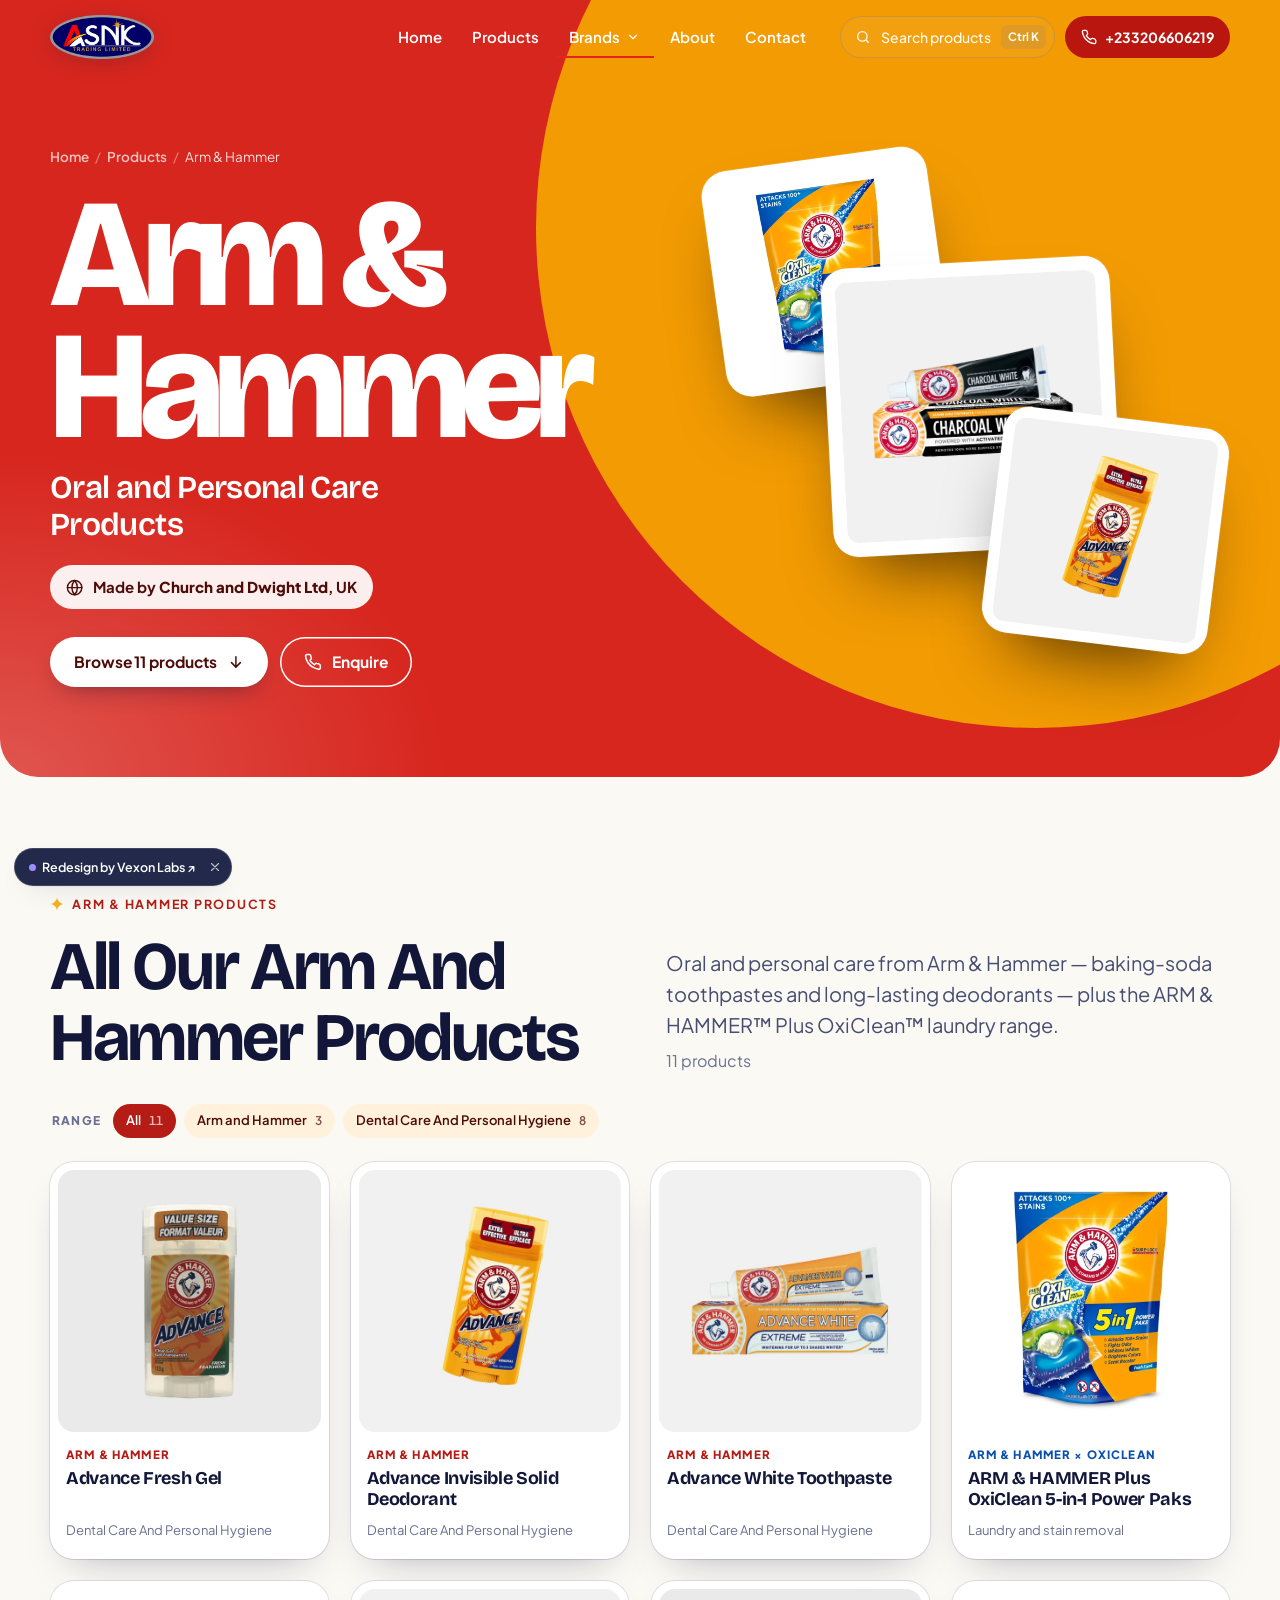
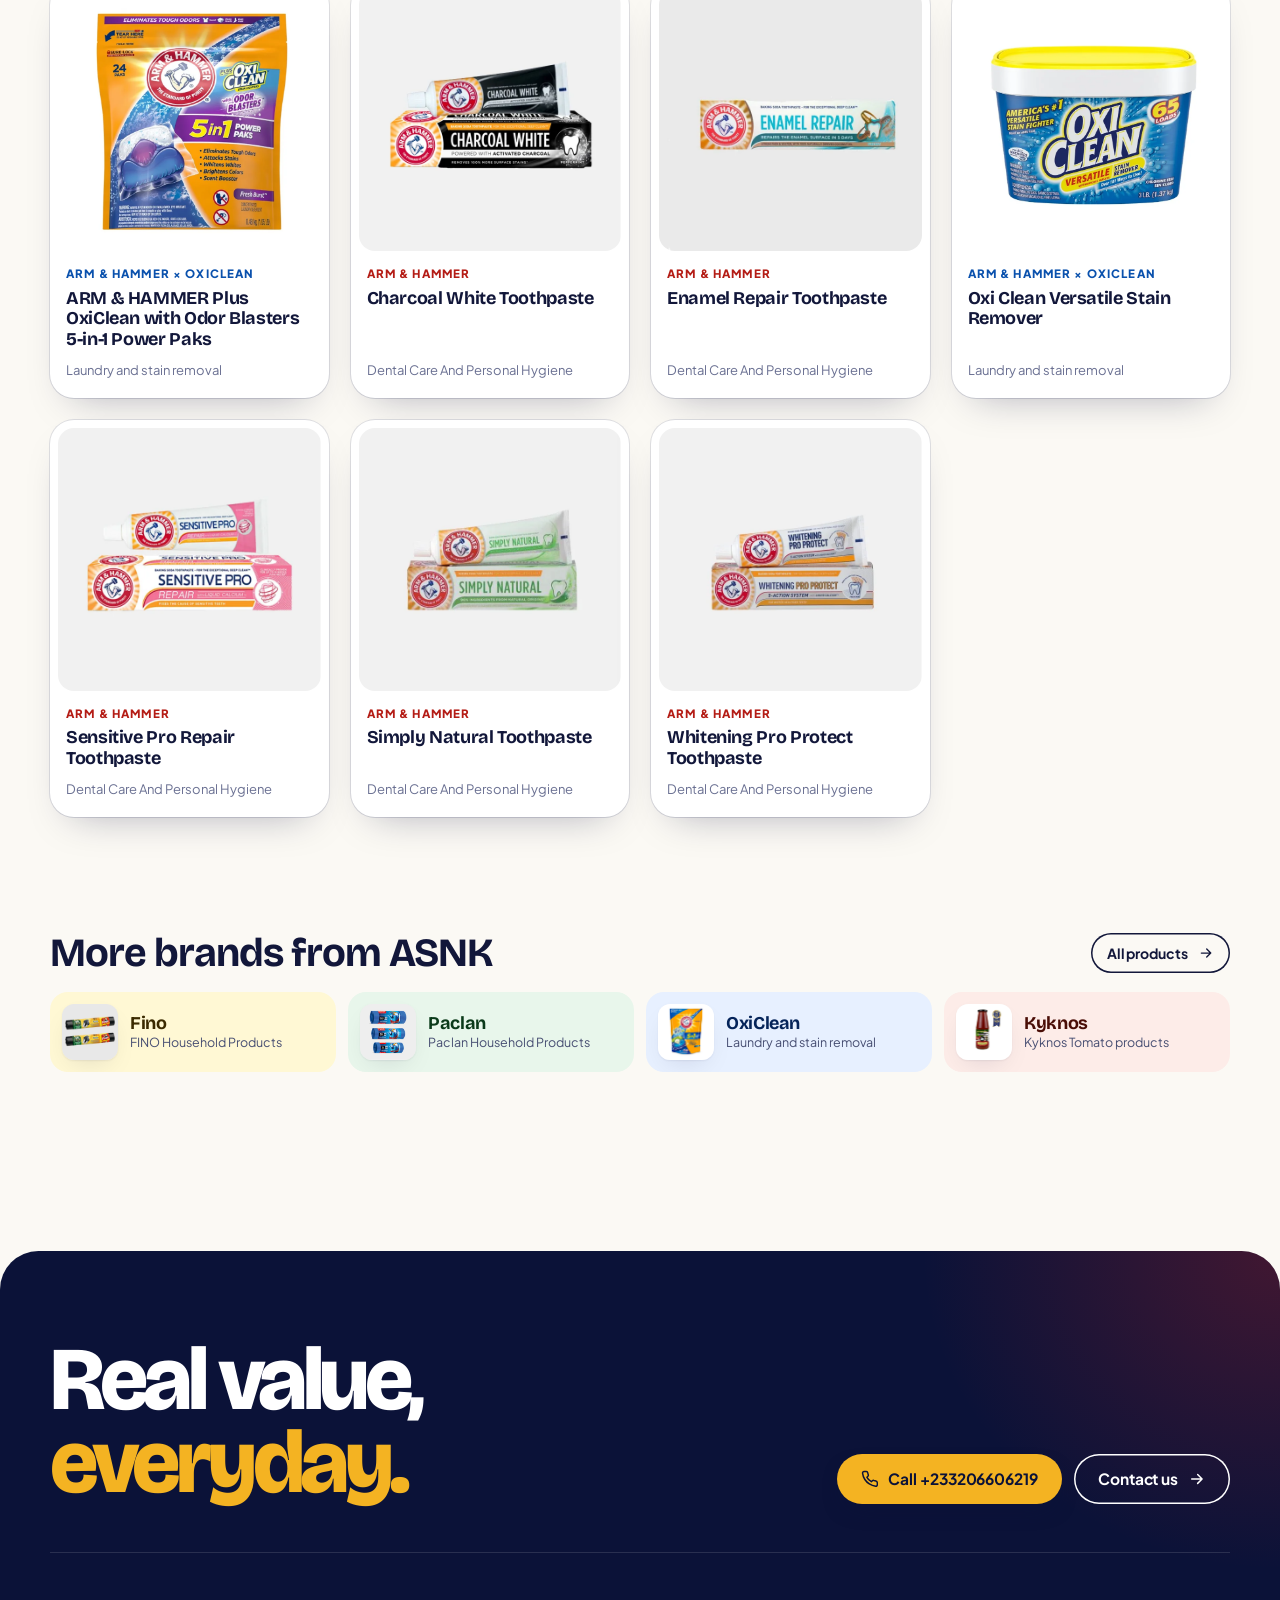
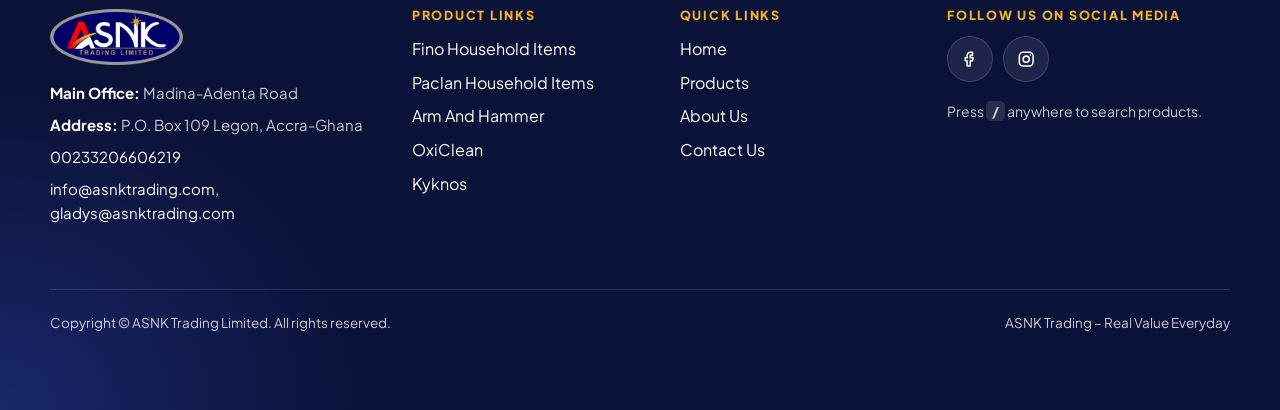
<file: brands/arm-and-hammer.html>
<!doctype html>
<html lang="en-GH" class="no-js">
<head>
<meta charset="utf-8">
<meta name="viewport" content="width=device-width, initial-scale=1, viewport-fit=cover">
<title>Arm &amp; Hammer Products | ASNK Trading – Real Value Everyday</title>
<meta name="description" content="Arm &amp; Hammer products distributed in Ghana by ASNK Trading Limited — made by Church and Dwight Ltd, UK.">
<meta name="robots" content="noindex">
<link rel="canonical" href="https://asnktrading.com/arm-and-hammer/">
<meta name="theme-color" content="#15205a">
<meta property="og:type" content="website">
<meta property="og:site_name" content="ASNK Trading – Real Value Everyday">
<meta property="og:title" content="Arm &amp; Hammer Products | ASNK Trading – Real Value Everyday">
<meta property="og:description" content="Arm &amp; Hammer products distributed in Ghana by ASNK Trading Limited — made by Church and Dwight Ltd, UK.">
<meta property="og:url" content="https://perryop12.github.io/vexon-labs/asnk/brands/arm-and-hammer.html">
<meta property="og:image" content="https://perryop12.github.io/vexon-labs/asnk/assets/img/brand/asnk-logo.webp">
<meta name="twitter:card" content="summary">
<link rel="icon" href="../assets/img/brand/favicon.svg" type="image/svg+xml">
<link rel="preconnect" href="https://fonts.googleapis.com">
<link rel="preconnect" href="https://fonts.gstatic.com" crossorigin>
<link rel="stylesheet" href="https://fonts.googleapis.com/css2?family=Bricolage+Grotesque:opsz,wght@12..96,500..800&amp;family=Plus+Jakarta+Sans:wght@400..800&amp;display=swap">
<link rel="stylesheet" href="../assets/css/asnk.css">
<script>document.documentElement.className=document.documentElement.className.replace('no-js','js');</script>
<script src="../assets/data/products.js" defer></script>
<script src="../assets/js/asnk.js" defer></script>
</head>
<body data-root="../" data-page="brand" class="has-dark-hero th-arm-and-hammer" data-brand="arm-and-hammer">
<svg width="0" height="0" style="position:absolute" aria-hidden="true" focusable="false"><defs>
<symbol id="i-search" viewBox="0 0 24 24"><circle cx="11" cy="11" r="7"/><path d="m20 20-3.5-3.5"/></symbol>
<symbol id="i-phone" viewBox="0 0 24 24"><path d="M22 16.9v3a2 2 0 0 1-2.2 2 19.8 19.8 0 0 1-8.6-3.1 19.5 19.5 0 0 1-6-6A19.8 19.8 0 0 1 2.1 4.2 2 2 0 0 1 4.1 2h3a2 2 0 0 1 2 1.7c.1.9.4 1.8.7 2.7a2 2 0 0 1-.5 2.1L8 9.8a16 16 0 0 0 6 6l1.3-1.3a2 2 0 0 1 2.1-.4c.9.3 1.8.6 2.7.7a2 2 0 0 1 1.7 2z"/></symbol>
<symbol id="i-mail" viewBox="0 0 24 24"><rect x="2" y="4" width="20" height="16" rx="3"/><path d="m22 7-10 6L2 7"/></symbol>
<symbol id="i-pin" viewBox="0 0 24 24"><path d="M20 10c0 6-8 12-8 12s-8-6-8-12a8 8 0 0 1 16 0z"/><circle cx="12" cy="10" r="3"/></symbol>
<symbol id="i-arrow-right" viewBox="0 0 24 24"><path d="M5 12h14M13 6l6 6-6 6"/></symbol>
<symbol id="i-arrow-left" viewBox="0 0 24 24"><path d="M19 12H5M11 18l-6-6 6-6"/></symbol>
<symbol id="i-arrow-up" viewBox="0 0 24 24"><path d="M12 19V5M6 11l6-6 6 6"/></symbol>
<symbol id="i-arrow-up-right" viewBox="0 0 24 24"><path d="M7 17 17 7M8 7h9v9"/></symbol>
<symbol id="i-arrow-down" viewBox="0 0 24 24"><path d="M12 5v14M6 13l6 6 6-6"/></symbol>
<symbol id="i-chevron-down" viewBox="0 0 24 24"><path d="m6 9 6 6 6-6"/></symbol>
<symbol id="i-close" viewBox="0 0 24 24"><path d="M18 6 6 18M6 6l12 12"/></symbol>
<symbol id="i-eye" viewBox="0 0 24 24"><path d="M2 12s3.5-7 10-7 10 7 10 7-3.5 7-10 7S2 12 2 12z"/><circle cx="12" cy="12" r="3"/></symbol>
<symbol id="i-link" viewBox="0 0 24 24"><path d="M10 13a5 5 0 0 0 7.5.5l3-3a5 5 0 0 0-7-7l-1.7 1.7"/><path d="M14 11a5 5 0 0 0-7.5-.5l-3 3a5 5 0 0 0 7 7l1.7-1.7"/></symbol>
<symbol id="i-facebook" viewBox="0 0 24 24"><path d="M15 3h-2.5A4.5 4.5 0 0 0 8 7.5V10H5.5v4H8v7h4v-7h3l.8-4H12V7.8c0-.5.4-.8.8-.8H15z"/></symbol>
<symbol id="i-instagram" viewBox="0 0 24 24"><rect x="3" y="3" width="18" height="18" rx="5"/><circle cx="12" cy="12" r="4"/><path d="M17.5 6.5h.01"/></symbol>
<symbol id="i-star" viewBox="0 0 24 24"><path d="M12 1c.6 5.4 5.6 10.4 11 11-5.4.6-10.4 5.6-11 11-.6-5.4-5.6-10.4-11-11C6.4 11.4 11.4 6.4 12 1z"/></symbol>
<symbol id="i-check" viewBox="0 0 24 24"><path d="M20 6 9 17l-5-5"/></symbol>
<symbol id="i-alert" viewBox="0 0 24 24"><circle cx="12" cy="12" r="10"/><path d="M12 8v4M12 16h.01"/></symbol>
<symbol id="i-zoom" viewBox="0 0 24 24"><circle cx="11" cy="11" r="7"/><path d="m20 20-3.5-3.5M11 8v6M8 11h6"/></symbol>
<symbol id="i-pause" viewBox="0 0 24 24"><path d="M9 5v14M15 5v14"/></symbol>
<symbol id="i-play" viewBox="0 0 24 24"><path d="M7 4.5v15L19 12z"/></symbol>
<symbol id="i-building" viewBox="0 0 24 24"><path d="M3 21h18M5 21V5a2 2 0 0 1 2-2h10a2 2 0 0 1 2 2v16M9 7h2M13 7h2M9 11h2M13 11h2M9 15h2M13 15h2"/></symbol>
<symbol id="i-calendar" viewBox="0 0 24 24"><rect x="3" y="4" width="18" height="18" rx="3"/><path d="M16 2v4M8 2v4M3 10h18"/></symbol>
<symbol id="i-shield" viewBox="0 0 24 24"><path d="M12 22s8-4 8-10V5l-8-3-8 3v7c0 6 8 10 8 10z"/><path d="m9 12 2 2 4-4"/></symbol>
<symbol id="i-globe" viewBox="0 0 24 24"><circle cx="12" cy="12" r="10"/><path d="M2 12h20M12 2a15 15 0 0 1 0 20M12 2a15 15 0 0 0 0 20"/></symbol>
<symbol id="i-send" viewBox="0 0 24 24"><path d="M22 2 11 13M22 2l-7 20-4-9-9-4z"/></symbol>
<symbol id="i-info" viewBox="0 0 24 24"><circle cx="12" cy="12" r="10"/><path d="M12 16v-4M12 8h.01"/></symbol>
</defs></svg>
<a class="skip-link" href="#main">Skip to content</a>
<header class="site-header">
  <div class="container hdr-inner">
    <a class="logo" href="../index.html" aria-label="ASNK Trading Limited — home"><img src="../assets/img/brand/asnk-logo.webp" alt="ASNK Trading Limited" width="700" height="295"></a>
    <nav class="main-nav" aria-label="Main">
      <ul>
        <li><a href="../index.html">Home</a></li>
        <li><a href="../products.html">Products</a></li>
        <li><button class="mega-trigger" type="button" aria-expanded="false" aria-controls="mega" style="box-shadow:inset 0 -2px 0 var(--red);border-radius:0">Brands <svg class="icon " aria-hidden="true"><use href="#i-chevron-down"></use></svg></button></li>
        <li><a href="../about.html">About</a></li>
        <li><a href="../contact.html">Contact</a></li>
      </ul>
    </nav>
    <div class="hdr-actions">
      <button class="search-btn" type="button" data-open-search aria-label="Search products (shortcut: /)"><svg class="icon " aria-hidden="true"><use href="#i-search"></use></svg><span>Search products</span><kbd>⌘K</kbd></button>
      <a class="phone-pill" href="tel:+233206606219" aria-label="Call ASNK Trading on +233206606219"><svg class="icon " aria-hidden="true"><use href="#i-phone"></use></svg><span>+233206606219</span></a>
      <button class="icon-btn burger" type="button" aria-expanded="false" aria-controls="mobile-menu" aria-label="Open menu"><span class="burger-lines"><span></span><span></span></span></button>
    </div>
  </div>
  <div class="mega" id="mega" hidden>
    <div class="mega-panel">
      <a class="mega-card th-fino" href="../brands/fino.html"><strong>Fino</strong><span>Fino Household Items</span><img src="../assets/img/products/classic-line.webp" alt="" width="120" height="120" loading="lazy"></a><a class="mega-card th-paclan" href="../brands/paclan.html"><strong>Paclan</strong><span>Paclan Household Items</span><img src="../assets/img/products/multitop.webp" alt="" width="120" height="120" loading="lazy"></a><a class="mega-card th-arm-and-hammer" href="../brands/arm-and-hammer.html"><strong>Arm &amp; Hammer</strong><span>Oral and Personal Care Products</span><img src="../assets/img/products/charcoal-white-toothpaste.webp" alt="" width="120" height="120" loading="lazy"></a><a class="mega-card th-oxiclean" href="../brands/oxiclean.html"><strong>OxiClean</strong><span>Laundry and stain removal</span><img src="../assets/img/brand/oxi-power-paks.webp" alt="" width="120" height="120" loading="lazy"></a><a class="mega-card th-kyknos" href="../brands/kyknos.html"><strong>Kyknos</strong><span>Kyknos Tomato products</span><img src="../assets/img/brand/kyknos-crushed.webp" alt="" width="120" height="120" loading="lazy"></a>
      <div class="mega-aside">
        <div><p class="h-sm">All products</p><p>Browse and search the full catalogue across all five brands.</p></div>
        <a class="btn btn--gold btn--sm" href="../products.html">View catalogue <svg class="icon icon--arrow" aria-hidden="true"><use href="#i-arrow-right"></use></svg></a>
      </div>
    </div>
  </div>
</header>
<div class="mobile-menu" id="mobile-menu" role="dialog" aria-modal="true" aria-label="Menu" hidden>
  <div class="mm-top">
    <a class="logo" href="../index.html"><img src="../assets/img/brand/asnk-logo.webp" alt="ASNK Trading Limited" width="700" height="295"></a>
    <button class="icon-btn mm-close" type="button" data-mm-close aria-label="Close menu"><svg class="icon " aria-hidden="true"><use href="#i-close"></use></svg></button>
  </div>
  <ul class="mm-nav">
    <li style="--i:0"><a href="../index.html">Home <svg class="icon " aria-hidden="true"><use href="#i-arrow-right"></use></svg></a></li>
    <li style="--i:1"><a href="../products.html">Products <svg class="icon " aria-hidden="true"><use href="#i-arrow-right"></use></svg></a></li>
    <li style="--i:2" class="mm-sub"><a class="th-fino" href="../brands/fino.html"><span class="dot"></span>Fino Household Items</a></li>
    <li style="--i:3" class="mm-sub"><a class="th-paclan" href="../brands/paclan.html"><span class="dot"></span>Paclan Household Items</a></li>
    <li style="--i:4" class="mm-sub"><a class="th-arm-and-hammer" href="../brands/arm-and-hammer.html"><span class="dot"></span>Arm And Hammer</a></li>
    <li style="--i:5" class="mm-sub"><a class="th-oxiclean" href="../brands/oxiclean.html"><span class="dot"></span>OxiClean</a></li>
    <li style="--i:6" class="mm-sub"><a class="th-kyknos" href="../brands/kyknos.html"><span class="dot"></span>Kyknos</a></li>
    <li style="--i:7"><a href="../about.html">About <svg class="icon " aria-hidden="true"><use href="#i-arrow-right"></use></svg></a></li>
    <li style="--i:8"><a href="../contact.html">Contact <svg class="icon " aria-hidden="true"><use href="#i-arrow-right"></use></svg></a></li>
  </ul>
  <div class="mm-foot">
    <button class="btn btn--white" type="button" data-open-search data-mm-close><svg class="icon " aria-hidden="true"><use href="#i-search"></use></svg>Search products</button>
    <a class="btn btn--red" href="tel:+233206606219"><svg class="icon " aria-hidden="true"><use href="#i-phone"></use></svg>+233206606219</a>
    <p style="margin:6px 0 0;opacity:.75">Main Madina-Adenta Road, Ritz junction · <a href="mailto:info@asnktrading.com">info@asnktrading.com</a></p>
  </div>
</div>
<main id="main" tabindex="-1">

<section class="brand-hero" aria-labelledby="bh">
  <div class="container brand-hero-grid">
    <div>
      <nav aria-label="Breadcrumb"><ol class="crumbs"><li><a href="../index.html">Home</a></li><li><a href="../products.html">Products</a></li><li aria-current="page">Arm &amp; Hammer</li></ol></nav>
      <h1 id="bh">Arm &amp; Hammer</h1>
      <p class="tagline">Oral and Personal Care Products</p>
      <span class="made"><svg class="icon " aria-hidden="true"><use href="#i-globe"></use></svg><span>Made by <b>Church and Dwight Ltd</b>, UK</span></span>
      <div class="hero-cta"><a class="btn btn--white" href="#range">Browse 11 products <svg class="icon " aria-hidden="true"><use href="#i-arrow-down"></use></svg></a><a class="btn btn--ghost" href="tel:+233206606219"><svg class="icon " aria-hidden="true"><use href="#i-phone"></use></svg>Enquire</a></div>
    </div>
    <div class="brand-stack stack" data-parallax><a class="float th-arm-and-hammer" href="../product.html?p=charcoal-white-toothpaste" style="--x:22%;--y:20%;--w:56%;--depth:20;--z:3" aria-label="Charcoal White Toothpaste"><div class="float-inner" style="--r:-3deg;--dur:7s;--delay:0s"><img src="../assets/img/products/charcoal-white-toothpaste.webp" alt="" width="600" height="600" decoding="async"></div><span class="float-label" hidden>Arm &amp; Hammer</span></a><a class="float th-arm-and-hammer" href="../product.html?p=arm-hammer-plus-oxiclean-5-in-1-power-paks" style="--x:0%;--y:0%;--w:44%;--depth:-14;--z:2" aria-label="ARM &amp; HAMMER Plus OxiClean 5-in-1 Power Paks"><div class="float-inner" style="--r:-8deg;--dur:8s;--delay:-2s"><img src="../assets/img/products/arm-hammer-plus-oxiclean-5-in-1-power-paks.webp" alt="" width="600" height="600" decoding="async"></div><span class="float-label" hidden>Arm &amp; Hammer</span></a><a class="float th-arm-and-hammer" href="../product.html?p=advance-deodorant-invisible-solid-unscented" style="--x:54%;--y:50%;--w:44%;--depth:12;--z:4" aria-label="Advance Invisible Solid Deodorant"><div class="float-inner" style="--r:7deg;--dur:9s;--delay:-3s"><img src="../assets/img/products/advance-deodorant-invisible-solid-unscented.webp" alt="" width="600" height="600" decoding="async"></div><span class="float-label" hidden>Arm &amp; Hammer</span></a></div>
  </div>
</section>

<section class="section" id="range" aria-labelledby="range-h">
  <div class="container">
    <div class="brand-intro">
      <div><p class="eyebrow"><svg class="icon star icon--fill" aria-hidden="true"><use href="#i-star"></use></svg>Arm &amp; Hammer Products</p><h2 class="h-lg" id="range-h">All Our Arm And Hammer Products</h2></div>
      <div><p class="lead" style="margin:0 0 8px">Oral and personal care from Arm &amp; Hammer — baking-soda toothpastes and long-lasting deodorants — plus the ARM &amp; HAMMER™ Plus OxiClean™ laundry range.</p><p class="muted" id="brand-count" aria-live="polite" style="margin:0">11 products</p></div>
    </div>
    <div class="chip-row chip-row--sub" id="brand-subs" role="group" aria-label="Arm &amp; Hammer sub-categories" style="margin-bottom:22px;flex-wrap:wrap"><span class="legend">Range</span><button type="button" class="chip" data-cat="" aria-pressed="true">All <span class="count">11</span></button><button type="button" class="chip" data-cat="Arm and Hammer" aria-pressed="false">Arm and Hammer <span class="count">3</span></button><button type="button" class="chip" data-cat="Dental Care And Personal Hygiene" aria-pressed="false">Dental Care And Personal Hygiene <span class="count">8</span></button></div>
    <div class="grid" id="brand-grid"><article class="card th-arm-and-hammer" data-slug="advance-invisible-deodorant-cool-blast-gel" style="--i:0"><a class="card-link" href="../product.html?p=advance-invisible-deodorant-cool-blast-gel"><div class="stage"><img src="../assets/img/products/advance-invisible-deodorant-cool-blast-gel.webp" alt="Advance Fresh Gel" width="600" height="600" loading="lazy" decoding="async"></div><div class="card-body"><span class="card-brand">Arm &amp; Hammer</span><h3 class="card-title">Advance Fresh Gel</h3><span class="card-cat">Dental Care And Personal Hygiene</span></div></a><button class="card-qv" type="button" data-qv="advance-invisible-deodorant-cool-blast-gel" aria-label="Quick view: Advance Fresh Gel"><svg class="icon " aria-hidden="true"><use href="#i-eye"></use></svg></button></article><article class="card th-arm-and-hammer" data-slug="advance-deodorant-invisible-solid-unscented" style="--i:1"><a class="card-link" href="../product.html?p=advance-deodorant-invisible-solid-unscented"><div class="stage"><img src="../assets/img/products/advance-deodorant-invisible-solid-unscented.webp" alt="Advance Invisible Solid Deodorant" width="600" height="600" loading="lazy" decoding="async"></div><div class="card-body"><span class="card-brand">Arm &amp; Hammer</span><h3 class="card-title">Advance Invisible Solid Deodorant</h3><span class="card-cat">Dental Care And Personal Hygiene</span></div></a><button class="card-qv" type="button" data-qv="advance-deodorant-invisible-solid-unscented" aria-label="Quick view: Advance Invisible Solid Deodorant"><svg class="icon " aria-hidden="true"><use href="#i-eye"></use></svg></button></article><article class="card th-arm-and-hammer" data-slug="advance-white-toothpaste" style="--i:2"><a class="card-link" href="../product.html?p=advance-white-toothpaste"><div class="stage"><img src="../assets/img/products/advance-white-toothpaste.webp" alt="Advance White Toothpaste" width="600" height="600" loading="lazy" decoding="async"></div><div class="card-body"><span class="card-brand">Arm &amp; Hammer</span><h3 class="card-title">Advance White Toothpaste</h3><span class="card-cat">Dental Care And Personal Hygiene</span></div></a><button class="card-qv" type="button" data-qv="advance-white-toothpaste" aria-label="Quick view: Advance White Toothpaste"><svg class="icon " aria-hidden="true"><use href="#i-eye"></use></svg></button></article><article class="card th-oxiclean" data-slug="arm-hammer-plus-oxiclean-5-in-1-power-paks" style="--i:3"><a class="card-link" href="../product.html?p=arm-hammer-plus-oxiclean-5-in-1-power-paks"><div class="stage"><img src="../assets/img/products/arm-hammer-plus-oxiclean-5-in-1-power-paks.webp" alt="ARM &amp; HAMMER Plus OxiClean 5-in-1 Power Paks" width="600" height="600" loading="lazy" decoding="async"></div><div class="card-body"><span class="card-brand">Arm &amp; Hammer × OxiClean</span><h3 class="card-title">ARM &amp; HAMMER Plus OxiClean 5-in-1 Power Paks</h3><span class="card-cat">Laundry and stain removal</span></div></a><button class="card-qv" type="button" data-qv="arm-hammer-plus-oxiclean-5-in-1-power-paks" aria-label="Quick view: ARM &amp; HAMMER Plus OxiClean 5-in-1 Power Paks"><svg class="icon " aria-hidden="true"><use href="#i-eye"></use></svg></button></article><article class="card th-oxiclean" data-slug="arm-hammer-plus-oxiclean-with-odor-blasters-5-in-1-power-paks" style="--i:4"><a class="card-link" href="../product.html?p=arm-hammer-plus-oxiclean-with-odor-blasters-5-in-1-power-paks"><div class="stage"><img src="../assets/img/products/arm-hammer-plus-oxiclean-with-odor-blasters-5-in-1-power-paks.webp" alt="ARM &amp; HAMMER Plus OxiClean with Odor Blasters 5-in-1 Power Paks" width="600" height="600" loading="lazy" decoding="async"></div><div class="card-body"><span class="card-brand">Arm &amp; Hammer × OxiClean</span><h3 class="card-title">ARM &amp; HAMMER Plus OxiClean with Odor Blasters 5-in-1 Power Paks</h3><span class="card-cat">Laundry and stain removal</span></div></a><button class="card-qv" type="button" data-qv="arm-hammer-plus-oxiclean-with-odor-blasters-5-in-1-power-paks" aria-label="Quick view: ARM &amp; HAMMER Plus OxiClean with Odor Blasters 5-in-1 Power Paks"><svg class="icon " aria-hidden="true"><use href="#i-eye"></use></svg></button></article><article class="card th-arm-and-hammer" data-slug="charcoal-white-toothpaste" style="--i:5"><a class="card-link" href="../product.html?p=charcoal-white-toothpaste"><div class="stage"><img src="../assets/img/products/charcoal-white-toothpaste.webp" alt="Charcoal White Toothpaste" width="600" height="600" loading="lazy" decoding="async"></div><div class="card-body"><span class="card-brand">Arm &amp; Hammer</span><h3 class="card-title">Charcoal White Toothpaste</h3><span class="card-cat">Dental Care And Personal Hygiene</span></div></a><button class="card-qv" type="button" data-qv="charcoal-white-toothpaste" aria-label="Quick view: Charcoal White Toothpaste"><svg class="icon " aria-hidden="true"><use href="#i-eye"></use></svg></button></article><article class="card th-arm-and-hammer" data-slug="enamel-repair-toothpaste" style="--i:6"><a class="card-link" href="../product.html?p=enamel-repair-toothpaste"><div class="stage"><img src="../assets/img/products/enamel-repair-toothpaste.webp" alt="Enamel Repair Toothpaste" width="600" height="600" loading="lazy" decoding="async"></div><div class="card-body"><span class="card-brand">Arm &amp; Hammer</span><h3 class="card-title">Enamel Repair Toothpaste</h3><span class="card-cat">Dental Care And Personal Hygiene</span></div></a><button class="card-qv" type="button" data-qv="enamel-repair-toothpaste" aria-label="Quick view: Enamel Repair Toothpaste"><svg class="icon " aria-hidden="true"><use href="#i-eye"></use></svg></button></article><article class="card th-oxiclean" data-slug="oxi-clean-versatile-stain-remover" style="--i:7"><a class="card-link" href="../product.html?p=oxi-clean-versatile-stain-remover"><div class="stage"><img src="../assets/img/products/oxi-clean-versatile-stain-remover.webp" alt="Oxi Clean Versatile Stain Remover" width="600" height="600" loading="lazy" decoding="async"></div><div class="card-body"><span class="card-brand">Arm &amp; Hammer × OxiClean</span><h3 class="card-title">Oxi Clean Versatile Stain Remover</h3><span class="card-cat">Laundry and stain removal</span></div></a><button class="card-qv" type="button" data-qv="oxi-clean-versatile-stain-remover" aria-label="Quick view: Oxi Clean Versatile Stain Remover"><svg class="icon " aria-hidden="true"><use href="#i-eye"></use></svg></button></article><article class="card th-arm-and-hammer" data-slug="sensitive-pro-repair-toothpaste" style="--i:8"><a class="card-link" href="../product.html?p=sensitive-pro-repair-toothpaste"><div class="stage"><img src="../assets/img/products/sensitive-pro-repair-toothpaste.webp" alt="Sensitive Pro Repair Toothpaste" width="600" height="600" loading="lazy" decoding="async"></div><div class="card-body"><span class="card-brand">Arm &amp; Hammer</span><h3 class="card-title">Sensitive Pro Repair Toothpaste</h3><span class="card-cat">Dental Care And Personal Hygiene</span></div></a><button class="card-qv" type="button" data-qv="sensitive-pro-repair-toothpaste" aria-label="Quick view: Sensitive Pro Repair Toothpaste"><svg class="icon " aria-hidden="true"><use href="#i-eye"></use></svg></button></article><article class="card th-arm-and-hammer" data-slug="simply-natural-toothpaste" style="--i:9"><a class="card-link" href="../product.html?p=simply-natural-toothpaste"><div class="stage"><img src="../assets/img/products/simply-natural-toothpaste.webp" alt="Simply Natural Toothpaste" width="600" height="600" loading="lazy" decoding="async"></div><div class="card-body"><span class="card-brand">Arm &amp; Hammer</span><h3 class="card-title">Simply Natural Toothpaste</h3><span class="card-cat">Dental Care And Personal Hygiene</span></div></a><button class="card-qv" type="button" data-qv="simply-natural-toothpaste" aria-label="Quick view: Simply Natural Toothpaste"><svg class="icon " aria-hidden="true"><use href="#i-eye"></use></svg></button></article><article class="card th-arm-and-hammer" data-slug="whitening-pro-protect-toothpaste" style="--i:10"><a class="card-link" href="../product.html?p=whitening-pro-protect-toothpaste"><div class="stage"><img src="../assets/img/products/whitening-pro-protect-toothpaste.webp" alt="Whitening Pro Protect Toothpaste" width="600" height="600" loading="lazy" decoding="async"></div><div class="card-body"><span class="card-brand">Arm &amp; Hammer</span><h3 class="card-title">Whitening Pro Protect Toothpaste</h3><span class="card-cat">Dental Care And Personal Hygiene</span></div></a><button class="card-qv" type="button" data-qv="whitening-pro-protect-toothpaste" aria-label="Quick view: Whitening Pro Protect Toothpaste"><svg class="icon " aria-hidden="true"><use href="#i-eye"></use></svg></button></article></div>
  </div>
</section>

<section class="section section--tight" aria-labelledby="ob-h" style="padding-top:0">
  <div class="container">
    <div class="subhead" style="margin-top:0"><h2 class="h-md" id="ob-h">More brands from ASNK</h2><a class="btn btn--ghost btn--sm" href="../products.html">All products <svg class="icon icon--arrow" aria-hidden="true"><use href="#i-arrow-right"></use></svg></a></div>
    <div class="other-brands"><a class="shop-brand th-fino" href="../brands/fino.html"><img src="../assets/img/products/classic-line.webp" alt="" width="56" height="56" loading="lazy"><span><b>Fino</b><span>FINO Household Products</span></span></a><a class="shop-brand th-paclan" href="../brands/paclan.html"><img src="../assets/img/products/multitop.webp" alt="" width="56" height="56" loading="lazy"><span><b>Paclan</b><span>Paclan Household Products</span></span></a><a class="shop-brand th-oxiclean" href="../brands/oxiclean.html"><img src="../assets/img/brand/oxi-power-paks.webp" alt="" width="56" height="56" loading="lazy"><span><b>OxiClean</b><span>Laundry and stain removal</span></span></a><a class="shop-brand th-kyknos" href="../brands/kyknos.html"><img src="../assets/img/brand/kyknos-crushed.webp" alt="" width="56" height="56" loading="lazy"><span><b>Kyknos</b><span>Kyknos Tomato products</span></span></a></div>
  </div>
</section>
</main>
<footer class="site-footer">
  <div class="container">
    <div class="foot-cta">
      <h2>Real value,<br><em>everyday.</em></h2>
      <div class="hero-cta"><a class="btn btn--gold" href="tel:+233206606219"><svg class="icon " aria-hidden="true"><use href="#i-phone"></use></svg>Call +233206606219</a><a class="btn btn--ghost" style="color:#fff" href="../contact.html">Contact us <svg class="icon icon--arrow" aria-hidden="true"><use href="#i-arrow-right"></use></svg></a></div>
    </div>
    <div class="foot-grid">
      <div>
        <a class="foot-logo" href="../index.html"><img src="../assets/img/brand/asnk-logo.webp" alt="ASNK Trading Limited" width="700" height="295" loading="lazy"></a>
        <p><b>Main Office:</b> Madina-Adenta Road</p>
        <p><b>Address:</b> P.O. Box 109 Legon, Accra-Ghana</p>
        <p><a href="tel:+233206606219">00233206606219</a></p>
        <p><a href="mailto:info@asnktrading.com">info@asnktrading.com</a>, <a href="mailto:gladys@asnktrading.com">gladys@asnktrading.com</a></p>
      </div>
      <nav aria-label="Product links">
        <h3>Product Links</h3>
        <ul>
          <li><a href="../brands/fino.html">Fino Household Items</a></li>
          <li><a href="../brands/paclan.html">Paclan Household Items</a></li>
          <li><a href="../brands/arm-and-hammer.html">Arm And Hammer</a></li>
          <li><a href="../brands/oxiclean.html">OxiClean</a></li>
          <li><a href="../brands/kyknos.html">Kyknos</a></li>
        </ul>
      </nav>
      <nav aria-label="Quick links">
        <h3>Quick Links</h3>
        <ul>
          <li><a href="../index.html">Home</a></li>
          <li><a href="../products.html">Products</a></li>
          <li><a href="../about.html">About Us</a></li>
          <li><a href="../contact.html">Contact Us</a></li>
        </ul>
      </nav>
      <div>
        <h3>Follow Us on Social Media</h3>
        <div class="foot-socials">
          <a href="https://www.facebook.com/asnktrading" target="_blank" rel="noopener" aria-label="ASNK Trading on Facebook"><svg class="icon " aria-hidden="true"><use href="#i-facebook"></use></svg></a>
          <a href="https://www.instagram.com/asnktrading" target="_blank" rel="noopener" aria-label="ASNK Trading on Instagram"><svg class="icon " aria-hidden="true"><use href="#i-instagram"></use></svg></a>
        </div>
        <p style="margin-top:18px;font-size:14px">Press <kbd style="font:inherit;font-weight:700;padding:1px 6px;border-radius:5px;background:rgba(255,255,255,.12)">/</kbd> anywhere to search products.</p>
      </div>
    </div>
    <div class="foot-bottom">
      <span>Copyright © ASNK Trading Limited. All rights reserved.</span>
      <span>ASNK Trading – Real Value Everyday</span>
    </div>
  </div>
</footer>
<div class="vx-pill"><a href="https://perryop12.github.io/vexon-labs/work/asnk-trading/"><span class="vx-dot" aria-hidden="true"></span>Redesign by Vexon Labs ↗</a><button type="button" aria-label="Hide Vexon Labs credit"><svg class="icon " aria-hidden="true"><use href="#i-close"></use></svg></button></div>
</body>
</html>
</file>
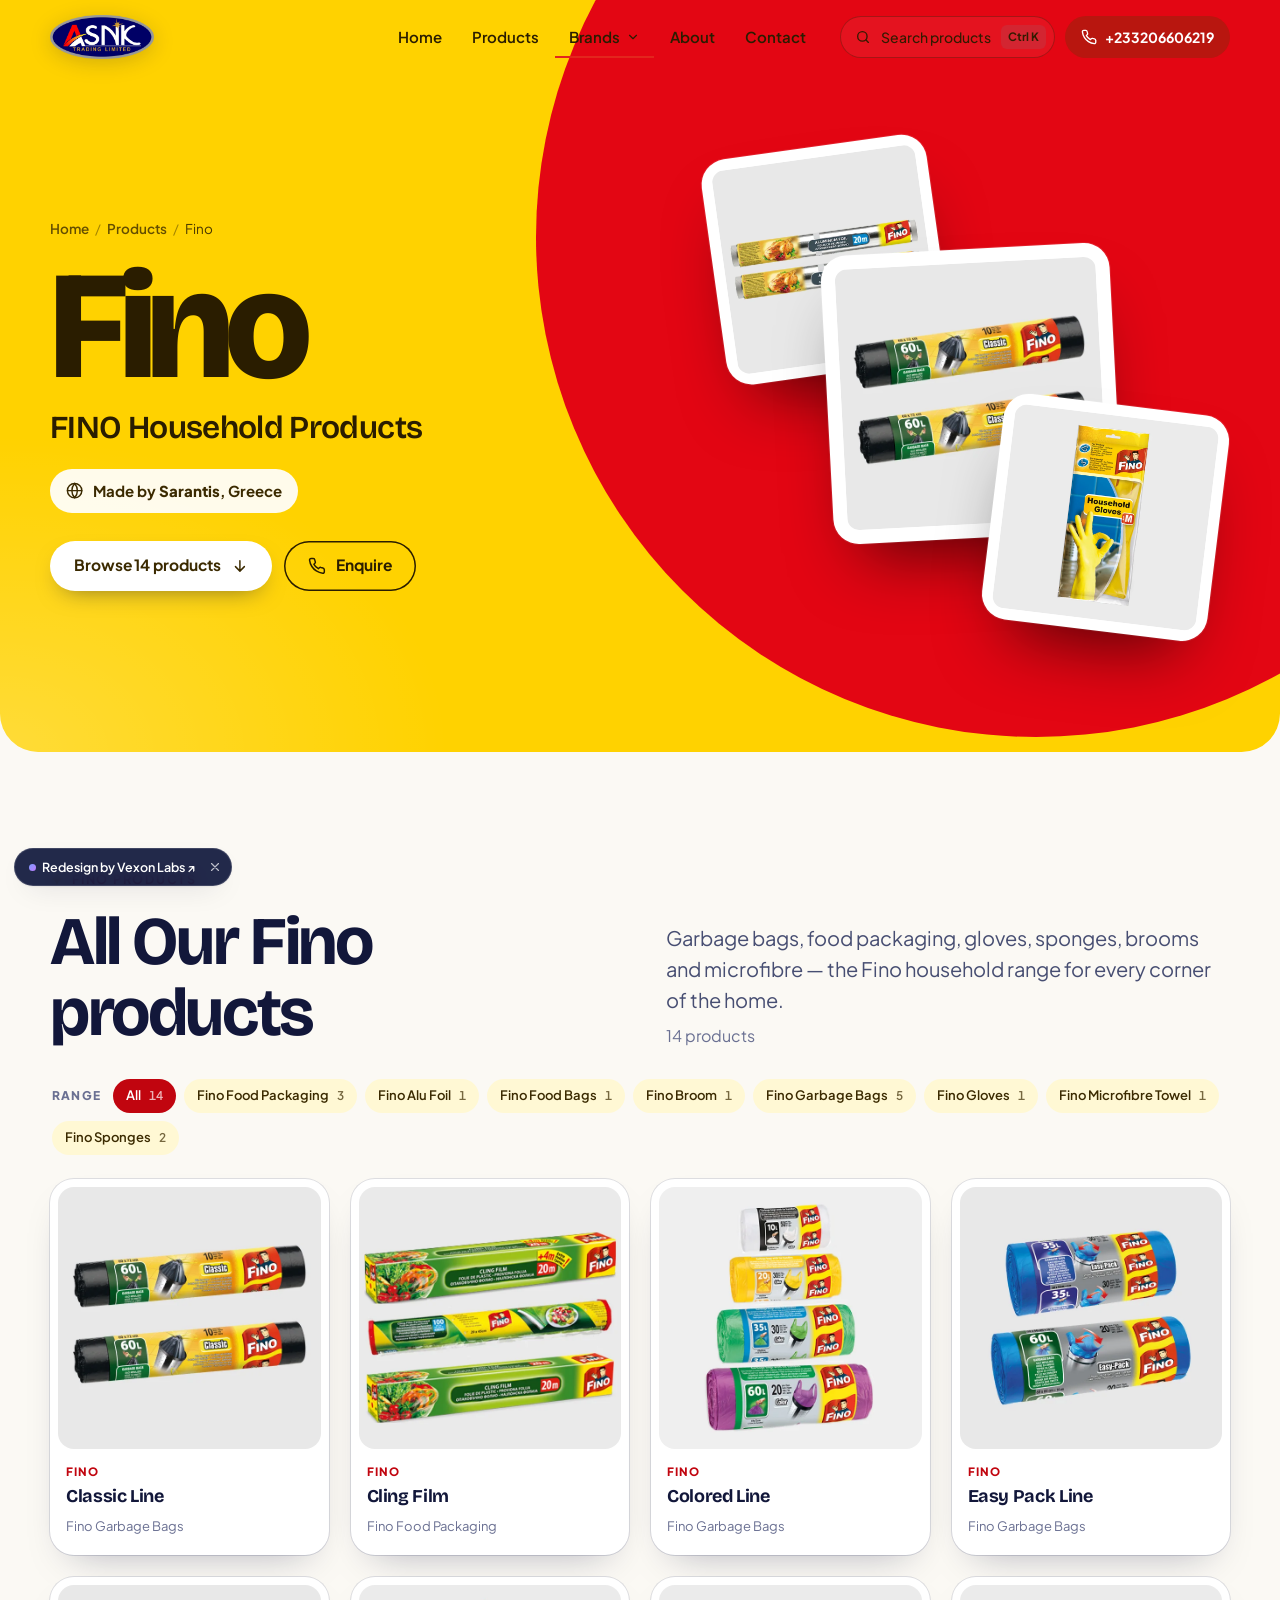
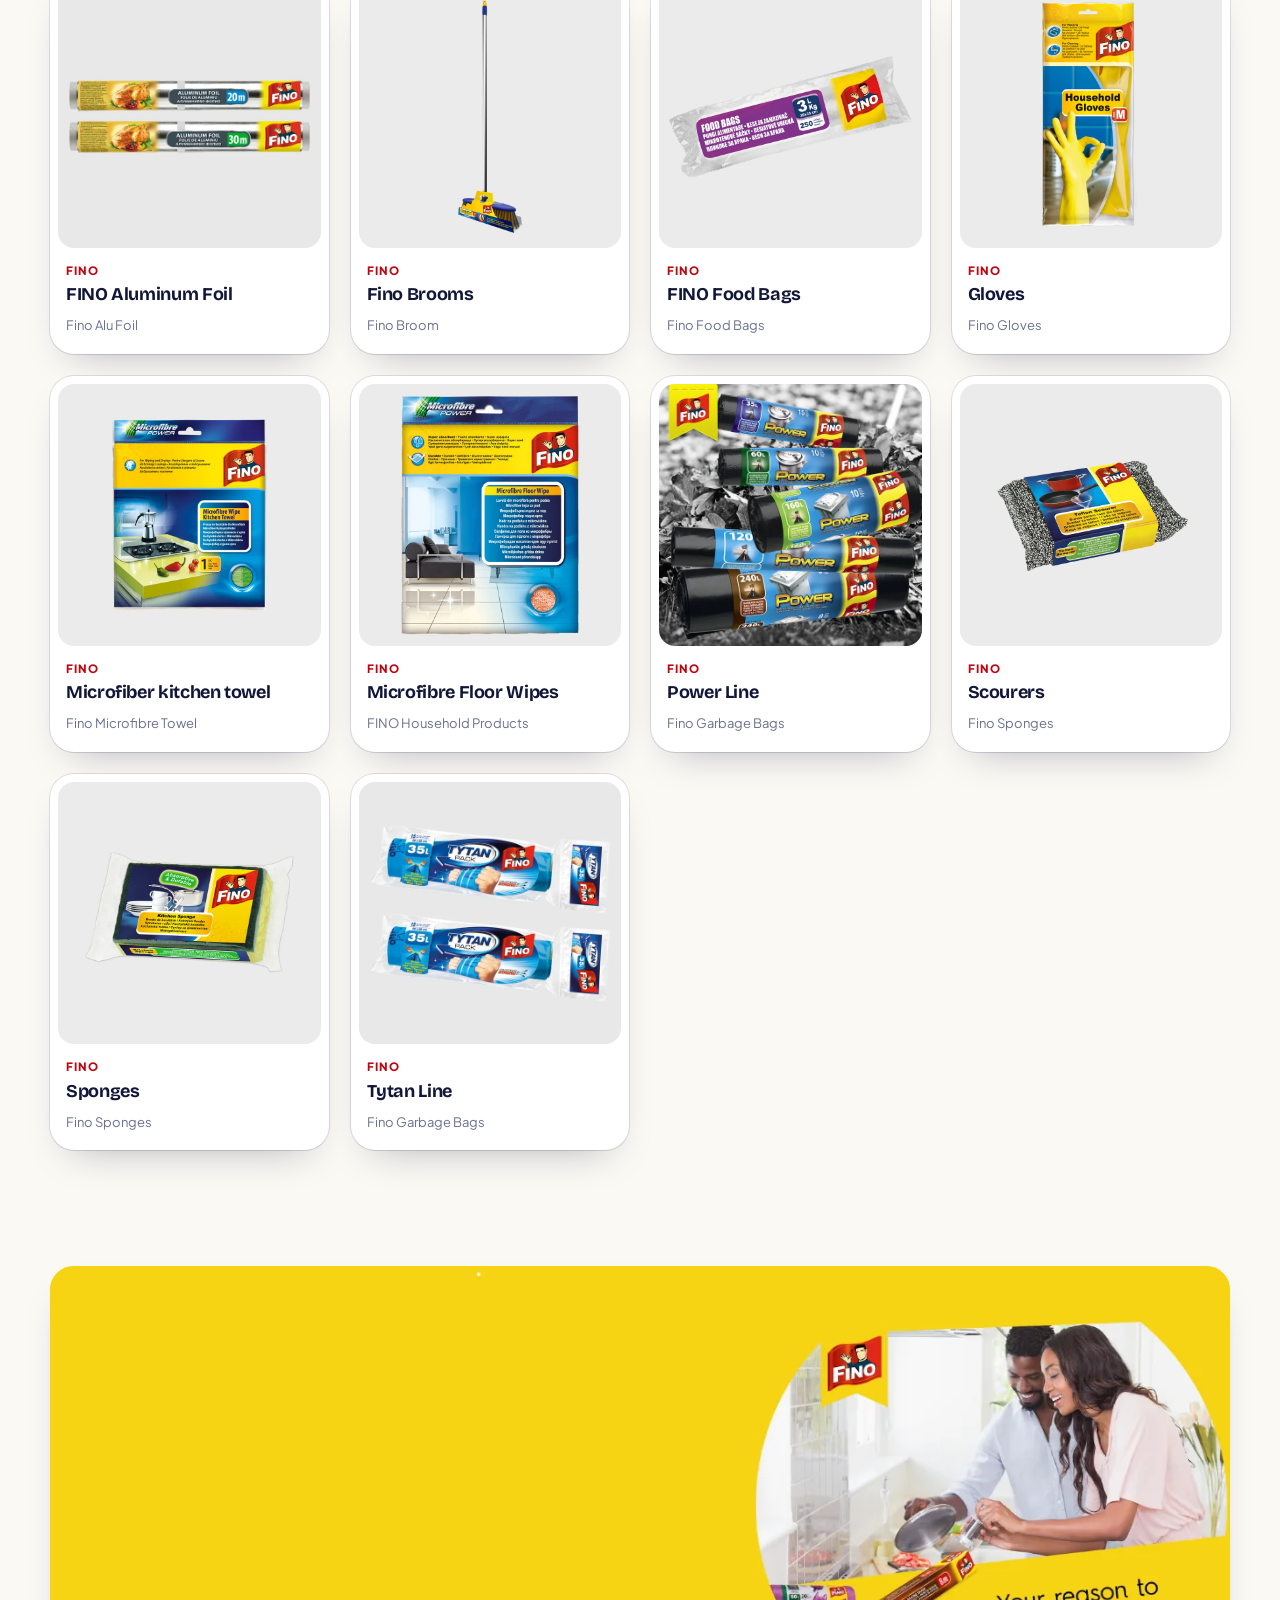
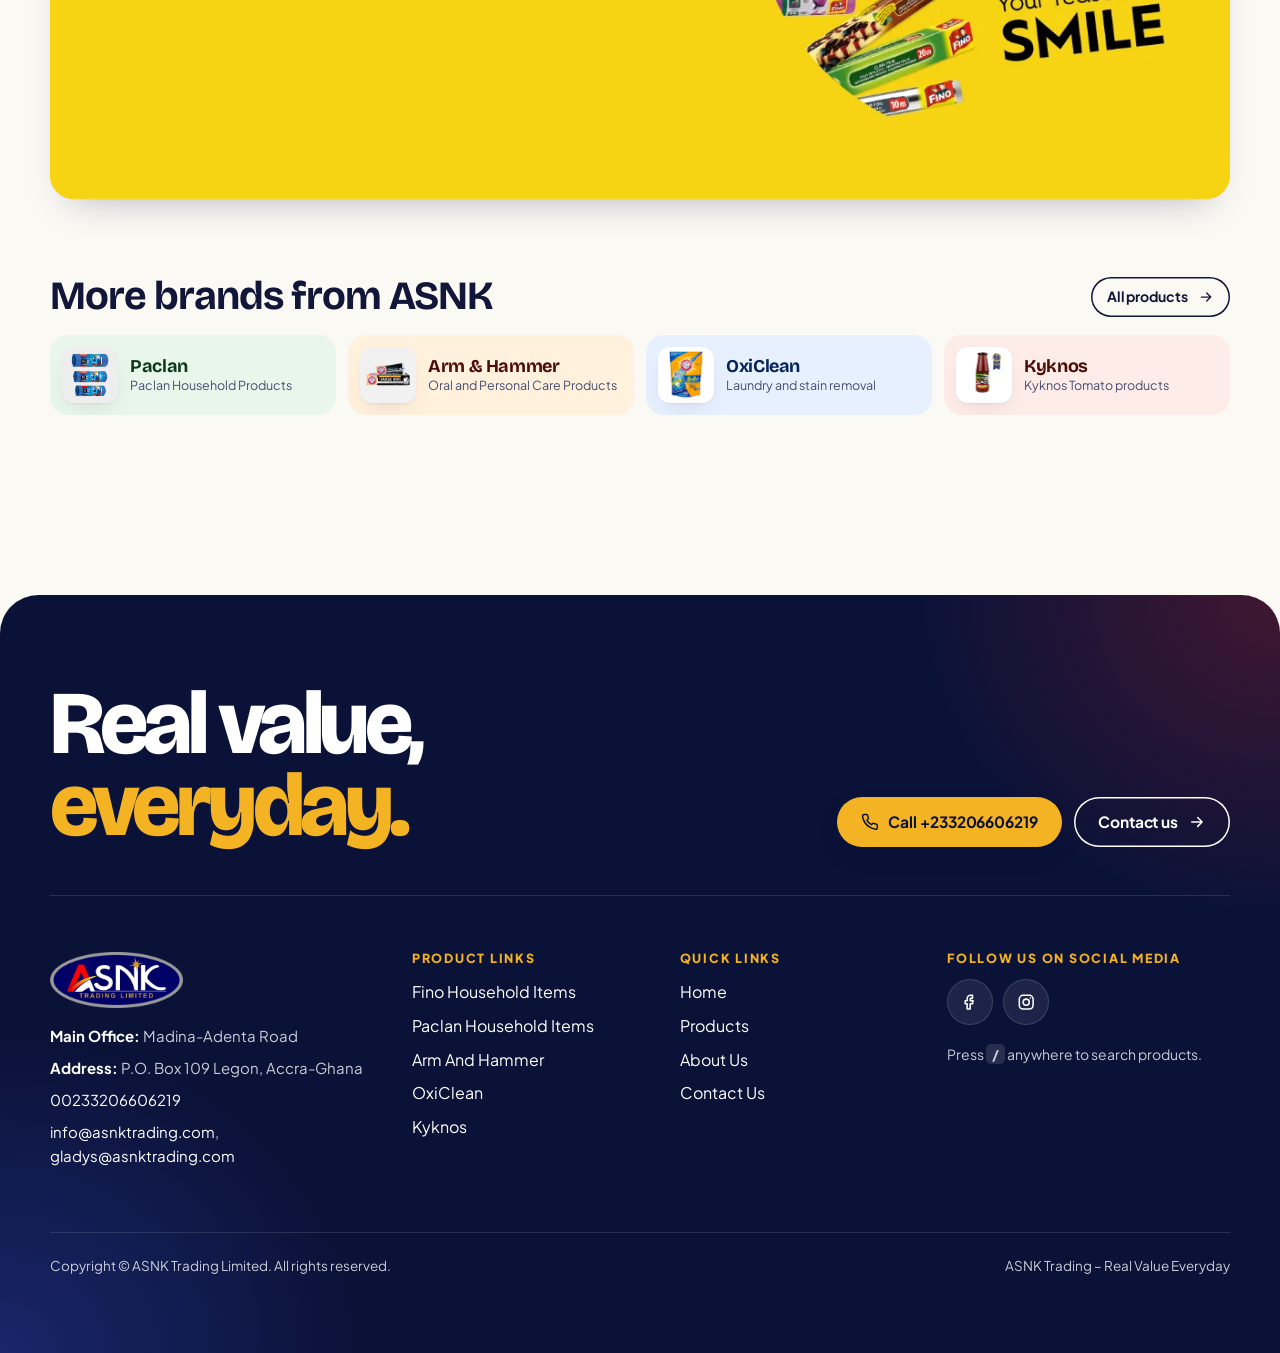
<file: brands/fino.html>
<!doctype html>
<html lang="en-GH" class="no-js">
<head>
<meta charset="utf-8">
<meta name="viewport" content="width=device-width, initial-scale=1, viewport-fit=cover">
<title>Fino Products | ASNK Trading – Real Value Everyday</title>
<meta name="description" content="Fino products distributed in Ghana by ASNK Trading Limited — made by Sarantis, Greece.">
<meta name="robots" content="noindex">
<link rel="canonical" href="https://asnktrading.com/fino-household-items/">
<meta name="theme-color" content="#15205a">
<meta property="og:type" content="website">
<meta property="og:site_name" content="ASNK Trading – Real Value Everyday">
<meta property="og:title" content="Fino Products | ASNK Trading – Real Value Everyday">
<meta property="og:description" content="Fino products distributed in Ghana by ASNK Trading Limited — made by Sarantis, Greece.">
<meta property="og:url" content="https://perryop12.github.io/vexon-labs/asnk/brands/fino.html">
<meta property="og:image" content="https://perryop12.github.io/vexon-labs/asnk/assets/img/brand/asnk-logo.webp">
<meta name="twitter:card" content="summary">
<link rel="icon" href="../assets/img/brand/favicon.svg" type="image/svg+xml">
<link rel="preconnect" href="https://fonts.googleapis.com">
<link rel="preconnect" href="https://fonts.gstatic.com" crossorigin>
<link rel="stylesheet" href="https://fonts.googleapis.com/css2?family=Bricolage+Grotesque:opsz,wght@12..96,500..800&amp;family=Plus+Jakarta+Sans:wght@400..800&amp;display=swap">
<link rel="stylesheet" href="../assets/css/asnk.css">
<script>document.documentElement.className=document.documentElement.className.replace('no-js','js');</script>
<script src="../assets/data/products.js" defer></script>
<script src="../assets/js/asnk.js" defer></script>
</head>
<body data-root="../" data-page="brand" class="has-dark-hero th-fino" data-brand="fino">
<svg width="0" height="0" style="position:absolute" aria-hidden="true" focusable="false"><defs>
<symbol id="i-search" viewBox="0 0 24 24"><circle cx="11" cy="11" r="7"/><path d="m20 20-3.5-3.5"/></symbol>
<symbol id="i-phone" viewBox="0 0 24 24"><path d="M22 16.9v3a2 2 0 0 1-2.2 2 19.8 19.8 0 0 1-8.6-3.1 19.5 19.5 0 0 1-6-6A19.8 19.8 0 0 1 2.1 4.2 2 2 0 0 1 4.1 2h3a2 2 0 0 1 2 1.7c.1.9.4 1.8.7 2.7a2 2 0 0 1-.5 2.1L8 9.8a16 16 0 0 0 6 6l1.3-1.3a2 2 0 0 1 2.1-.4c.9.3 1.8.6 2.7.7a2 2 0 0 1 1.7 2z"/></symbol>
<symbol id="i-mail" viewBox="0 0 24 24"><rect x="2" y="4" width="20" height="16" rx="3"/><path d="m22 7-10 6L2 7"/></symbol>
<symbol id="i-pin" viewBox="0 0 24 24"><path d="M20 10c0 6-8 12-8 12s-8-6-8-12a8 8 0 0 1 16 0z"/><circle cx="12" cy="10" r="3"/></symbol>
<symbol id="i-arrow-right" viewBox="0 0 24 24"><path d="M5 12h14M13 6l6 6-6 6"/></symbol>
<symbol id="i-arrow-left" viewBox="0 0 24 24"><path d="M19 12H5M11 18l-6-6 6-6"/></symbol>
<symbol id="i-arrow-up" viewBox="0 0 24 24"><path d="M12 19V5M6 11l6-6 6 6"/></symbol>
<symbol id="i-arrow-up-right" viewBox="0 0 24 24"><path d="M7 17 17 7M8 7h9v9"/></symbol>
<symbol id="i-arrow-down" viewBox="0 0 24 24"><path d="M12 5v14M6 13l6 6 6-6"/></symbol>
<symbol id="i-chevron-down" viewBox="0 0 24 24"><path d="m6 9 6 6 6-6"/></symbol>
<symbol id="i-close" viewBox="0 0 24 24"><path d="M18 6 6 18M6 6l12 12"/></symbol>
<symbol id="i-eye" viewBox="0 0 24 24"><path d="M2 12s3.5-7 10-7 10 7 10 7-3.5 7-10 7S2 12 2 12z"/><circle cx="12" cy="12" r="3"/></symbol>
<symbol id="i-link" viewBox="0 0 24 24"><path d="M10 13a5 5 0 0 0 7.5.5l3-3a5 5 0 0 0-7-7l-1.7 1.7"/><path d="M14 11a5 5 0 0 0-7.5-.5l-3 3a5 5 0 0 0 7 7l1.7-1.7"/></symbol>
<symbol id="i-facebook" viewBox="0 0 24 24"><path d="M15 3h-2.5A4.5 4.5 0 0 0 8 7.5V10H5.5v4H8v7h4v-7h3l.8-4H12V7.8c0-.5.4-.8.8-.8H15z"/></symbol>
<symbol id="i-instagram" viewBox="0 0 24 24"><rect x="3" y="3" width="18" height="18" rx="5"/><circle cx="12" cy="12" r="4"/><path d="M17.5 6.5h.01"/></symbol>
<symbol id="i-star" viewBox="0 0 24 24"><path d="M12 1c.6 5.4 5.6 10.4 11 11-5.4.6-10.4 5.6-11 11-.6-5.4-5.6-10.4-11-11C6.4 11.4 11.4 6.4 12 1z"/></symbol>
<symbol id="i-check" viewBox="0 0 24 24"><path d="M20 6 9 17l-5-5"/></symbol>
<symbol id="i-alert" viewBox="0 0 24 24"><circle cx="12" cy="12" r="10"/><path d="M12 8v4M12 16h.01"/></symbol>
<symbol id="i-zoom" viewBox="0 0 24 24"><circle cx="11" cy="11" r="7"/><path d="m20 20-3.5-3.5M11 8v6M8 11h6"/></symbol>
<symbol id="i-pause" viewBox="0 0 24 24"><path d="M9 5v14M15 5v14"/></symbol>
<symbol id="i-play" viewBox="0 0 24 24"><path d="M7 4.5v15L19 12z"/></symbol>
<symbol id="i-building" viewBox="0 0 24 24"><path d="M3 21h18M5 21V5a2 2 0 0 1 2-2h10a2 2 0 0 1 2 2v16M9 7h2M13 7h2M9 11h2M13 11h2M9 15h2M13 15h2"/></symbol>
<symbol id="i-calendar" viewBox="0 0 24 24"><rect x="3" y="4" width="18" height="18" rx="3"/><path d="M16 2v4M8 2v4M3 10h18"/></symbol>
<symbol id="i-shield" viewBox="0 0 24 24"><path d="M12 22s8-4 8-10V5l-8-3-8 3v7c0 6 8 10 8 10z"/><path d="m9 12 2 2 4-4"/></symbol>
<symbol id="i-globe" viewBox="0 0 24 24"><circle cx="12" cy="12" r="10"/><path d="M2 12h20M12 2a15 15 0 0 1 0 20M12 2a15 15 0 0 0 0 20"/></symbol>
<symbol id="i-send" viewBox="0 0 24 24"><path d="M22 2 11 13M22 2l-7 20-4-9-9-4z"/></symbol>
<symbol id="i-info" viewBox="0 0 24 24"><circle cx="12" cy="12" r="10"/><path d="M12 16v-4M12 8h.01"/></symbol>
</defs></svg>
<a class="skip-link" href="#main">Skip to content</a>
<header class="site-header">
  <div class="container hdr-inner">
    <a class="logo" href="../index.html" aria-label="ASNK Trading Limited — home"><img src="../assets/img/brand/asnk-logo.webp" alt="ASNK Trading Limited" width="700" height="295"></a>
    <nav class="main-nav" aria-label="Main">
      <ul>
        <li><a href="../index.html">Home</a></li>
        <li><a href="../products.html">Products</a></li>
        <li><button class="mega-trigger" type="button" aria-expanded="false" aria-controls="mega" style="box-shadow:inset 0 -2px 0 var(--red);border-radius:0">Brands <svg class="icon " aria-hidden="true"><use href="#i-chevron-down"></use></svg></button></li>
        <li><a href="../about.html">About</a></li>
        <li><a href="../contact.html">Contact</a></li>
      </ul>
    </nav>
    <div class="hdr-actions">
      <button class="search-btn" type="button" data-open-search aria-label="Search products (shortcut: /)"><svg class="icon " aria-hidden="true"><use href="#i-search"></use></svg><span>Search products</span><kbd>⌘K</kbd></button>
      <a class="phone-pill" href="tel:+233206606219" aria-label="Call ASNK Trading on +233206606219"><svg class="icon " aria-hidden="true"><use href="#i-phone"></use></svg><span>+233206606219</span></a>
      <button class="icon-btn burger" type="button" aria-expanded="false" aria-controls="mobile-menu" aria-label="Open menu"><span class="burger-lines"><span></span><span></span></span></button>
    </div>
  </div>
  <div class="mega" id="mega" hidden>
    <div class="mega-panel">
      <a class="mega-card th-fino" href="../brands/fino.html"><strong>Fino</strong><span>Fino Household Items</span><img src="../assets/img/products/classic-line.webp" alt="" width="120" height="120" loading="lazy"></a><a class="mega-card th-paclan" href="../brands/paclan.html"><strong>Paclan</strong><span>Paclan Household Items</span><img src="../assets/img/products/multitop.webp" alt="" width="120" height="120" loading="lazy"></a><a class="mega-card th-arm-and-hammer" href="../brands/arm-and-hammer.html"><strong>Arm &amp; Hammer</strong><span>Oral and Personal Care Products</span><img src="../assets/img/products/charcoal-white-toothpaste.webp" alt="" width="120" height="120" loading="lazy"></a><a class="mega-card th-oxiclean" href="../brands/oxiclean.html"><strong>OxiClean</strong><span>Laundry and stain removal</span><img src="../assets/img/brand/oxi-power-paks.webp" alt="" width="120" height="120" loading="lazy"></a><a class="mega-card th-kyknos" href="../brands/kyknos.html"><strong>Kyknos</strong><span>Kyknos Tomato products</span><img src="../assets/img/brand/kyknos-crushed.webp" alt="" width="120" height="120" loading="lazy"></a>
      <div class="mega-aside">
        <div><p class="h-sm">All products</p><p>Browse and search the full catalogue across all five brands.</p></div>
        <a class="btn btn--gold btn--sm" href="../products.html">View catalogue <svg class="icon icon--arrow" aria-hidden="true"><use href="#i-arrow-right"></use></svg></a>
      </div>
    </div>
  </div>
</header>
<div class="mobile-menu" id="mobile-menu" role="dialog" aria-modal="true" aria-label="Menu" hidden>
  <div class="mm-top">
    <a class="logo" href="../index.html"><img src="../assets/img/brand/asnk-logo.webp" alt="ASNK Trading Limited" width="700" height="295"></a>
    <button class="icon-btn mm-close" type="button" data-mm-close aria-label="Close menu"><svg class="icon " aria-hidden="true"><use href="#i-close"></use></svg></button>
  </div>
  <ul class="mm-nav">
    <li style="--i:0"><a href="../index.html">Home <svg class="icon " aria-hidden="true"><use href="#i-arrow-right"></use></svg></a></li>
    <li style="--i:1"><a href="../products.html">Products <svg class="icon " aria-hidden="true"><use href="#i-arrow-right"></use></svg></a></li>
    <li style="--i:2" class="mm-sub"><a class="th-fino" href="../brands/fino.html"><span class="dot"></span>Fino Household Items</a></li>
    <li style="--i:3" class="mm-sub"><a class="th-paclan" href="../brands/paclan.html"><span class="dot"></span>Paclan Household Items</a></li>
    <li style="--i:4" class="mm-sub"><a class="th-arm-and-hammer" href="../brands/arm-and-hammer.html"><span class="dot"></span>Arm And Hammer</a></li>
    <li style="--i:5" class="mm-sub"><a class="th-oxiclean" href="../brands/oxiclean.html"><span class="dot"></span>OxiClean</a></li>
    <li style="--i:6" class="mm-sub"><a class="th-kyknos" href="../brands/kyknos.html"><span class="dot"></span>Kyknos</a></li>
    <li style="--i:7"><a href="../about.html">About <svg class="icon " aria-hidden="true"><use href="#i-arrow-right"></use></svg></a></li>
    <li style="--i:8"><a href="../contact.html">Contact <svg class="icon " aria-hidden="true"><use href="#i-arrow-right"></use></svg></a></li>
  </ul>
  <div class="mm-foot">
    <button class="btn btn--white" type="button" data-open-search data-mm-close><svg class="icon " aria-hidden="true"><use href="#i-search"></use></svg>Search products</button>
    <a class="btn btn--red" href="tel:+233206606219"><svg class="icon " aria-hidden="true"><use href="#i-phone"></use></svg>+233206606219</a>
    <p style="margin:6px 0 0;opacity:.75">Main Madina-Adenta Road, Ritz junction · <a href="mailto:info@asnktrading.com">info@asnktrading.com</a></p>
  </div>
</div>
<main id="main" tabindex="-1">

<section class="brand-hero" aria-labelledby="bh">
  <div class="container brand-hero-grid">
    <div>
      <nav aria-label="Breadcrumb"><ol class="crumbs"><li><a href="../index.html">Home</a></li><li><a href="../products.html">Products</a></li><li aria-current="page">Fino</li></ol></nav>
      <h1 id="bh">Fino</h1>
      <p class="tagline">FINO Household Products</p>
      <span class="made"><svg class="icon " aria-hidden="true"><use href="#i-globe"></use></svg><span>Made by <b>Sarantis</b>, Greece</span></span>
      <div class="hero-cta"><a class="btn btn--white" href="#range">Browse 14 products <svg class="icon " aria-hidden="true"><use href="#i-arrow-down"></use></svg></a><a class="btn btn--ghost" href="tel:+233206606219"><svg class="icon " aria-hidden="true"><use href="#i-phone"></use></svg>Enquire</a></div>
    </div>
    <div class="brand-stack stack" data-parallax><a class="float th-fino" href="../product.html?p=classic-line" style="--x:22%;--y:20%;--w:56%;--depth:20;--z:3" aria-label="Classic Line"><div class="float-inner" style="--r:-3deg;--dur:7s;--delay:0s"><img src="../assets/img/products/classic-line.webp" alt="" width="600" height="600" decoding="async"></div><span class="float-label" hidden>Fino</span></a><a class="float th-fino" href="../product.html?p=fino-aluminum-foil" style="--x:0%;--y:0%;--w:44%;--depth:-14;--z:2" aria-label="FINO Aluminum Foil"><div class="float-inner" style="--r:-8deg;--dur:8s;--delay:-2s"><img src="../assets/img/products/fino-aluminum-foil.webp" alt="" width="600" height="600" decoding="async"></div><span class="float-label" hidden>Fino</span></a><a class="float th-fino" href="../product.html?p=gloves" style="--x:54%;--y:50%;--w:44%;--depth:12;--z:4" aria-label="Gloves"><div class="float-inner" style="--r:7deg;--dur:9s;--delay:-3s"><img src="../assets/img/products/gloves.webp" alt="" width="600" height="600" decoding="async"></div><span class="float-label" hidden>Fino</span></a></div>
  </div>
</section>

<section class="section" id="range" aria-labelledby="range-h">
  <div class="container">
    <div class="brand-intro">
      <div><p class="eyebrow"><svg class="icon star icon--fill" aria-hidden="true"><use href="#i-star"></use></svg>Fino Products</p><h2 class="h-lg" id="range-h">All Our Fino products</h2></div>
      <div><p class="lead" style="margin:0 0 8px">Garbage bags, food packaging, gloves, sponges, brooms and microfibre — the Fino household range for every corner of the home.</p><p class="muted" id="brand-count" aria-live="polite" style="margin:0">14 products</p></div>
    </div>
    <div class="chip-row chip-row--sub" id="brand-subs" role="group" aria-label="Fino sub-categories" style="margin-bottom:22px;flex-wrap:wrap"><span class="legend">Range</span><button type="button" class="chip" data-cat="" aria-pressed="true">All <span class="count">14</span></button><button type="button" class="chip" data-cat="Fino Food Packaging" aria-pressed="false">Fino Food Packaging <span class="count">3</span></button><button type="button" class="chip" data-cat="Fino Alu Foil" aria-pressed="false">Fino Alu Foil <span class="count">1</span></button><button type="button" class="chip" data-cat="Fino Food Bags" aria-pressed="false">Fino Food Bags <span class="count">1</span></button><button type="button" class="chip" data-cat="Fino Broom" aria-pressed="false">Fino Broom <span class="count">1</span></button><button type="button" class="chip" data-cat="Fino Garbage Bags" aria-pressed="false">Fino Garbage Bags <span class="count">5</span></button><button type="button" class="chip" data-cat="Fino Gloves" aria-pressed="false">Fino Gloves <span class="count">1</span></button><button type="button" class="chip" data-cat="Fino Microfibre Towel" aria-pressed="false">Fino Microfibre Towel <span class="count">1</span></button><button type="button" class="chip" data-cat="Fino Sponges" aria-pressed="false">Fino Sponges <span class="count">2</span></button></div>
    <div class="grid" id="brand-grid"><article class="card th-fino" data-slug="classic-line" style="--i:0"><a class="card-link" href="../product.html?p=classic-line"><div class="stage"><img src="../assets/img/products/classic-line.webp" alt="Classic Line" width="600" height="600" loading="lazy" decoding="async"></div><div class="card-body"><span class="card-brand">Fino</span><h3 class="card-title">Classic Line</h3><span class="card-cat">Fino Garbage Bags</span></div></a><button class="card-qv" type="button" data-qv="classic-line" aria-label="Quick view: Classic Line"><svg class="icon " aria-hidden="true"><use href="#i-eye"></use></svg></button></article><article class="card th-fino" data-slug="cling-film" style="--i:1"><a class="card-link" href="../product.html?p=cling-film"><div class="stage"><img src="../assets/img/products/cling-film.webp" alt="Cling Film" width="600" height="600" loading="lazy" decoding="async"></div><div class="card-body"><span class="card-brand">Fino</span><h3 class="card-title">Cling Film</h3><span class="card-cat">Fino Food Packaging</span></div></a><button class="card-qv" type="button" data-qv="cling-film" aria-label="Quick view: Cling Film"><svg class="icon " aria-hidden="true"><use href="#i-eye"></use></svg></button></article><article class="card th-fino" data-slug="colored-line" style="--i:2"><a class="card-link" href="../product.html?p=colored-line"><div class="stage"><img src="../assets/img/products/colored-line.webp" alt="Colored Line" width="600" height="600" loading="lazy" decoding="async"></div><div class="card-body"><span class="card-brand">Fino</span><h3 class="card-title">Colored Line</h3><span class="card-cat">Fino Garbage Bags</span></div></a><button class="card-qv" type="button" data-qv="colored-line" aria-label="Quick view: Colored Line"><svg class="icon " aria-hidden="true"><use href="#i-eye"></use></svg></button></article><article class="card th-fino" data-slug="easy-pack-line" style="--i:3"><a class="card-link" href="../product.html?p=easy-pack-line"><div class="stage"><img src="../assets/img/products/easy-pack-line.webp" alt="Easy Pack Line" width="600" height="600" loading="lazy" decoding="async"></div><div class="card-body"><span class="card-brand">Fino</span><h3 class="card-title">Easy Pack Line</h3><span class="card-cat">Fino Garbage Bags</span></div></a><button class="card-qv" type="button" data-qv="easy-pack-line" aria-label="Quick view: Easy Pack Line"><svg class="icon " aria-hidden="true"><use href="#i-eye"></use></svg></button></article><article class="card th-fino" data-slug="fino-aluminum-foil" style="--i:4"><a class="card-link" href="../product.html?p=fino-aluminum-foil"><div class="stage"><img src="../assets/img/products/fino-aluminum-foil.webp" alt="FINO Aluminum Foil" width="600" height="600" loading="lazy" decoding="async"></div><div class="card-body"><span class="card-brand">Fino</span><h3 class="card-title">FINO Aluminum Foil</h3><span class="card-cat">Fino Alu Foil</span></div></a><button class="card-qv" type="button" data-qv="fino-aluminum-foil" aria-label="Quick view: FINO Aluminum Foil"><svg class="icon " aria-hidden="true"><use href="#i-eye"></use></svg></button></article><article class="card th-fino" data-slug="fino-brooms" style="--i:5"><a class="card-link" href="../product.html?p=fino-brooms"><div class="stage"><img src="../assets/img/products/fino-brooms.webp" alt="Fino Brooms" width="600" height="600" loading="lazy" decoding="async"></div><div class="card-body"><span class="card-brand">Fino</span><h3 class="card-title">Fino Brooms</h3><span class="card-cat">Fino Broom</span></div></a><button class="card-qv" type="button" data-qv="fino-brooms" aria-label="Quick view: Fino Brooms"><svg class="icon " aria-hidden="true"><use href="#i-eye"></use></svg></button></article><article class="card th-fino" data-slug="fino-microten-food-bags" style="--i:6"><a class="card-link" href="../product.html?p=fino-microten-food-bags"><div class="stage"><img src="../assets/img/products/fino-microten-food-bags.webp" alt="FINO Food Bags" width="600" height="600" loading="lazy" decoding="async"></div><div class="card-body"><span class="card-brand">Fino</span><h3 class="card-title">FINO Food Bags</h3><span class="card-cat">Fino Food Bags</span></div></a><button class="card-qv" type="button" data-qv="fino-microten-food-bags" aria-label="Quick view: FINO Food Bags"><svg class="icon " aria-hidden="true"><use href="#i-eye"></use></svg></button></article><article class="card th-fino" data-slug="gloves" style="--i:7"><a class="card-link" href="../product.html?p=gloves"><div class="stage"><img src="../assets/img/products/gloves.webp" alt="Gloves" width="600" height="600" loading="lazy" decoding="async"></div><div class="card-body"><span class="card-brand">Fino</span><h3 class="card-title">Gloves</h3><span class="card-cat">Fino Gloves</span></div></a><button class="card-qv" type="button" data-qv="gloves" aria-label="Quick view: Gloves"><svg class="icon " aria-hidden="true"><use href="#i-eye"></use></svg></button></article><article class="card th-fino" data-slug="microfiber-kitchen-towel" style="--i:8"><a class="card-link" href="../product.html?p=microfiber-kitchen-towel"><div class="stage"><img src="../assets/img/products/microfiber-kitchen-towel.webp" alt="Microfiber kitchen towel" width="600" height="600" loading="lazy" decoding="async"></div><div class="card-body"><span class="card-brand">Fino</span><h3 class="card-title">Microfiber kitchen towel</h3><span class="card-cat">Fino Microfibre Towel</span></div></a><button class="card-qv" type="button" data-qv="microfiber-kitchen-towel" aria-label="Quick view: Microfiber kitchen towel"><svg class="icon " aria-hidden="true"><use href="#i-eye"></use></svg></button></article><article class="card th-fino" data-slug="wipes" style="--i:9"><a class="card-link" href="../product.html?p=wipes"><div class="stage"><img src="../assets/img/products/wipes.webp" alt="Microfibre Floor Wipes" width="600" height="600" loading="lazy" decoding="async"></div><div class="card-body"><span class="card-brand">Fino</span><h3 class="card-title">Microfibre Floor Wipes</h3><span class="card-cat">FINO Household Products</span></div></a><button class="card-qv" type="button" data-qv="wipes" aria-label="Quick view: Microfibre Floor Wipes"><svg class="icon " aria-hidden="true"><use href="#i-eye"></use></svg></button></article><article class="card th-fino" data-slug="power-line" style="--i:10"><a class="card-link" href="../product.html?p=power-line"><div class="stage"><img src="../assets/img/products/power-line.webp" alt="Power Line" width="600" height="600" loading="lazy" decoding="async"></div><div class="card-body"><span class="card-brand">Fino</span><h3 class="card-title">Power Line</h3><span class="card-cat">Fino Garbage Bags</span></div></a><button class="card-qv" type="button" data-qv="power-line" aria-label="Quick view: Power Line"><svg class="icon " aria-hidden="true"><use href="#i-eye"></use></svg></button></article><article class="card th-fino" data-slug="scourers" style="--i:11"><a class="card-link" href="../product.html?p=scourers"><div class="stage"><img src="../assets/img/products/scourers.webp" alt="Scourers" width="600" height="600" loading="lazy" decoding="async"></div><div class="card-body"><span class="card-brand">Fino</span><h3 class="card-title">Scourers</h3><span class="card-cat">Fino Sponges</span></div></a><button class="card-qv" type="button" data-qv="scourers" aria-label="Quick view: Scourers"><svg class="icon " aria-hidden="true"><use href="#i-eye"></use></svg></button></article><article class="card th-fino" data-slug="sponges" style="--i:12"><a class="card-link" href="../product.html?p=sponges"><div class="stage"><img src="../assets/img/products/sponges.webp" alt="Sponges" width="600" height="600" loading="lazy" decoding="async"></div><div class="card-body"><span class="card-brand">Fino</span><h3 class="card-title">Sponges</h3><span class="card-cat">Fino Sponges</span></div></a><button class="card-qv" type="button" data-qv="sponges" aria-label="Quick view: Sponges"><svg class="icon " aria-hidden="true"><use href="#i-eye"></use></svg></button></article><article class="card th-fino" data-slug="tytan-line" style="--i:13"><a class="card-link" href="../product.html?p=tytan-line"><div class="stage"><img src="../assets/img/products/tytan-line.webp" alt="Tytan Line" width="600" height="600" loading="lazy" decoding="async"></div><div class="card-body"><span class="card-brand">Fino</span><h3 class="card-title">Tytan Line</h3><span class="card-cat">Fino Garbage Bags</span></div></a><button class="card-qv" type="button" data-qv="tytan-line" aria-label="Quick view: Tytan Line"><svg class="icon " aria-hidden="true"><use href="#i-eye"></use></svg></button></article></div>
  </div>
</section>
<section class="section section--tight" style="padding-top:0" aria-label="Fino campaign"><div class="container"><div class="campaign" data-reveal><img src="../assets/img/brand/fino-banner.webp" alt="Fino — your reason to smile" width="1294" height="585" loading="lazy"></div></div></section>
<section class="section section--tight" aria-labelledby="ob-h" style="padding-top:0">
  <div class="container">
    <div class="subhead" style="margin-top:0"><h2 class="h-md" id="ob-h">More brands from ASNK</h2><a class="btn btn--ghost btn--sm" href="../products.html">All products <svg class="icon icon--arrow" aria-hidden="true"><use href="#i-arrow-right"></use></svg></a></div>
    <div class="other-brands"><a class="shop-brand th-paclan" href="../brands/paclan.html"><img src="../assets/img/products/multitop.webp" alt="" width="56" height="56" loading="lazy"><span><b>Paclan</b><span>Paclan Household Products</span></span></a><a class="shop-brand th-arm-and-hammer" href="../brands/arm-and-hammer.html"><img src="../assets/img/products/charcoal-white-toothpaste.webp" alt="" width="56" height="56" loading="lazy"><span><b>Arm &amp; Hammer</b><span>Oral and Personal Care Products</span></span></a><a class="shop-brand th-oxiclean" href="../brands/oxiclean.html"><img src="../assets/img/brand/oxi-power-paks.webp" alt="" width="56" height="56" loading="lazy"><span><b>OxiClean</b><span>Laundry and stain removal</span></span></a><a class="shop-brand th-kyknos" href="../brands/kyknos.html"><img src="../assets/img/brand/kyknos-crushed.webp" alt="" width="56" height="56" loading="lazy"><span><b>Kyknos</b><span>Kyknos Tomato products</span></span></a></div>
  </div>
</section>
</main>
<footer class="site-footer">
  <div class="container">
    <div class="foot-cta">
      <h2>Real value,<br><em>everyday.</em></h2>
      <div class="hero-cta"><a class="btn btn--gold" href="tel:+233206606219"><svg class="icon " aria-hidden="true"><use href="#i-phone"></use></svg>Call +233206606219</a><a class="btn btn--ghost" style="color:#fff" href="../contact.html">Contact us <svg class="icon icon--arrow" aria-hidden="true"><use href="#i-arrow-right"></use></svg></a></div>
    </div>
    <div class="foot-grid">
      <div>
        <a class="foot-logo" href="../index.html"><img src="../assets/img/brand/asnk-logo.webp" alt="ASNK Trading Limited" width="700" height="295" loading="lazy"></a>
        <p><b>Main Office:</b> Madina-Adenta Road</p>
        <p><b>Address:</b> P.O. Box 109 Legon, Accra-Ghana</p>
        <p><a href="tel:+233206606219">00233206606219</a></p>
        <p><a href="mailto:info@asnktrading.com">info@asnktrading.com</a>, <a href="mailto:gladys@asnktrading.com">gladys@asnktrading.com</a></p>
      </div>
      <nav aria-label="Product links">
        <h3>Product Links</h3>
        <ul>
          <li><a href="../brands/fino.html">Fino Household Items</a></li>
          <li><a href="../brands/paclan.html">Paclan Household Items</a></li>
          <li><a href="../brands/arm-and-hammer.html">Arm And Hammer</a></li>
          <li><a href="../brands/oxiclean.html">OxiClean</a></li>
          <li><a href="../brands/kyknos.html">Kyknos</a></li>
        </ul>
      </nav>
      <nav aria-label="Quick links">
        <h3>Quick Links</h3>
        <ul>
          <li><a href="../index.html">Home</a></li>
          <li><a href="../products.html">Products</a></li>
          <li><a href="../about.html">About Us</a></li>
          <li><a href="../contact.html">Contact Us</a></li>
        </ul>
      </nav>
      <div>
        <h3>Follow Us on Social Media</h3>
        <div class="foot-socials">
          <a href="https://www.facebook.com/asnktrading" target="_blank" rel="noopener" aria-label="ASNK Trading on Facebook"><svg class="icon " aria-hidden="true"><use href="#i-facebook"></use></svg></a>
          <a href="https://www.instagram.com/asnktrading" target="_blank" rel="noopener" aria-label="ASNK Trading on Instagram"><svg class="icon " aria-hidden="true"><use href="#i-instagram"></use></svg></a>
        </div>
        <p style="margin-top:18px;font-size:14px">Press <kbd style="font:inherit;font-weight:700;padding:1px 6px;border-radius:5px;background:rgba(255,255,255,.12)">/</kbd> anywhere to search products.</p>
      </div>
    </div>
    <div class="foot-bottom">
      <span>Copyright © ASNK Trading Limited. All rights reserved.</span>
      <span>ASNK Trading – Real Value Everyday</span>
    </div>
  </div>
</footer>
<div class="vx-pill"><a href="https://perryop12.github.io/vexon-labs/work/asnk-trading/"><span class="vx-dot" aria-hidden="true"></span>Redesign by Vexon Labs ↗</a><button type="button" aria-label="Hide Vexon Labs credit"><svg class="icon " aria-hidden="true"><use href="#i-close"></use></svg></button></div>
</body>
</html>
</file>
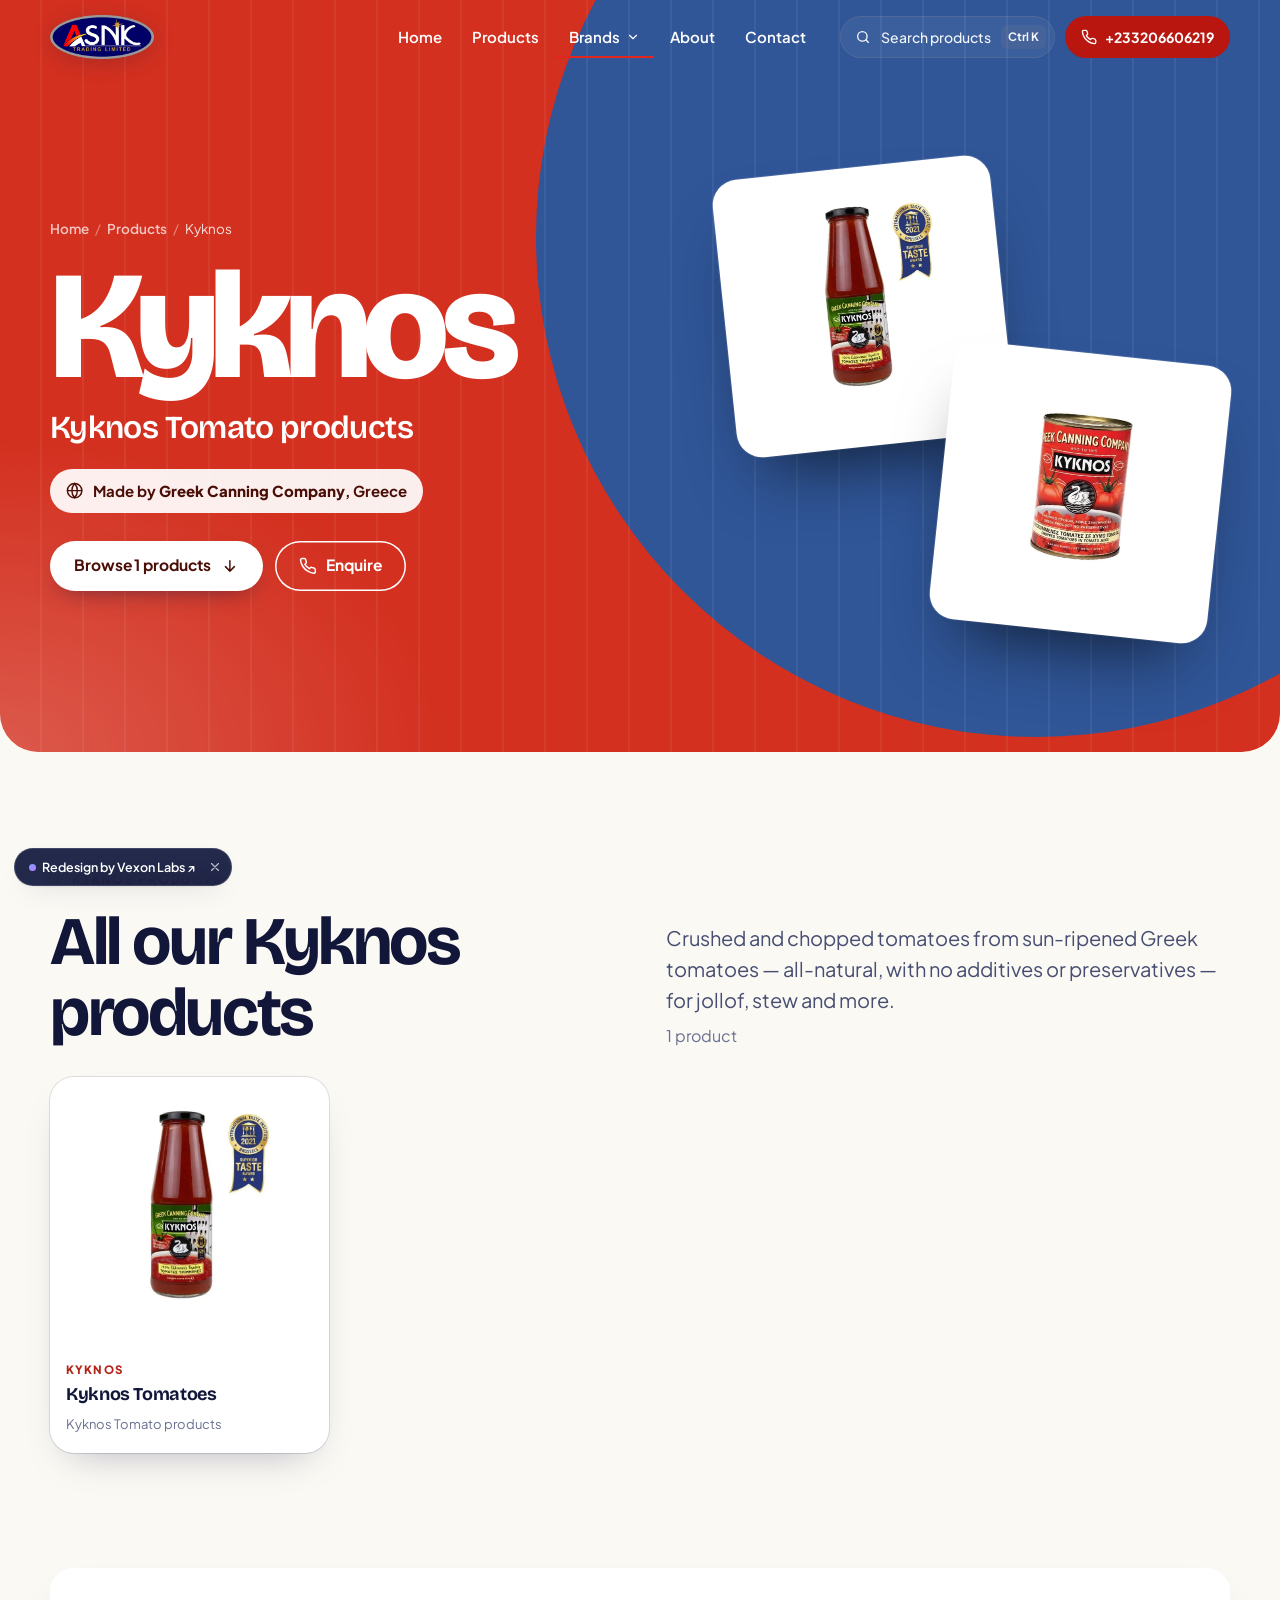
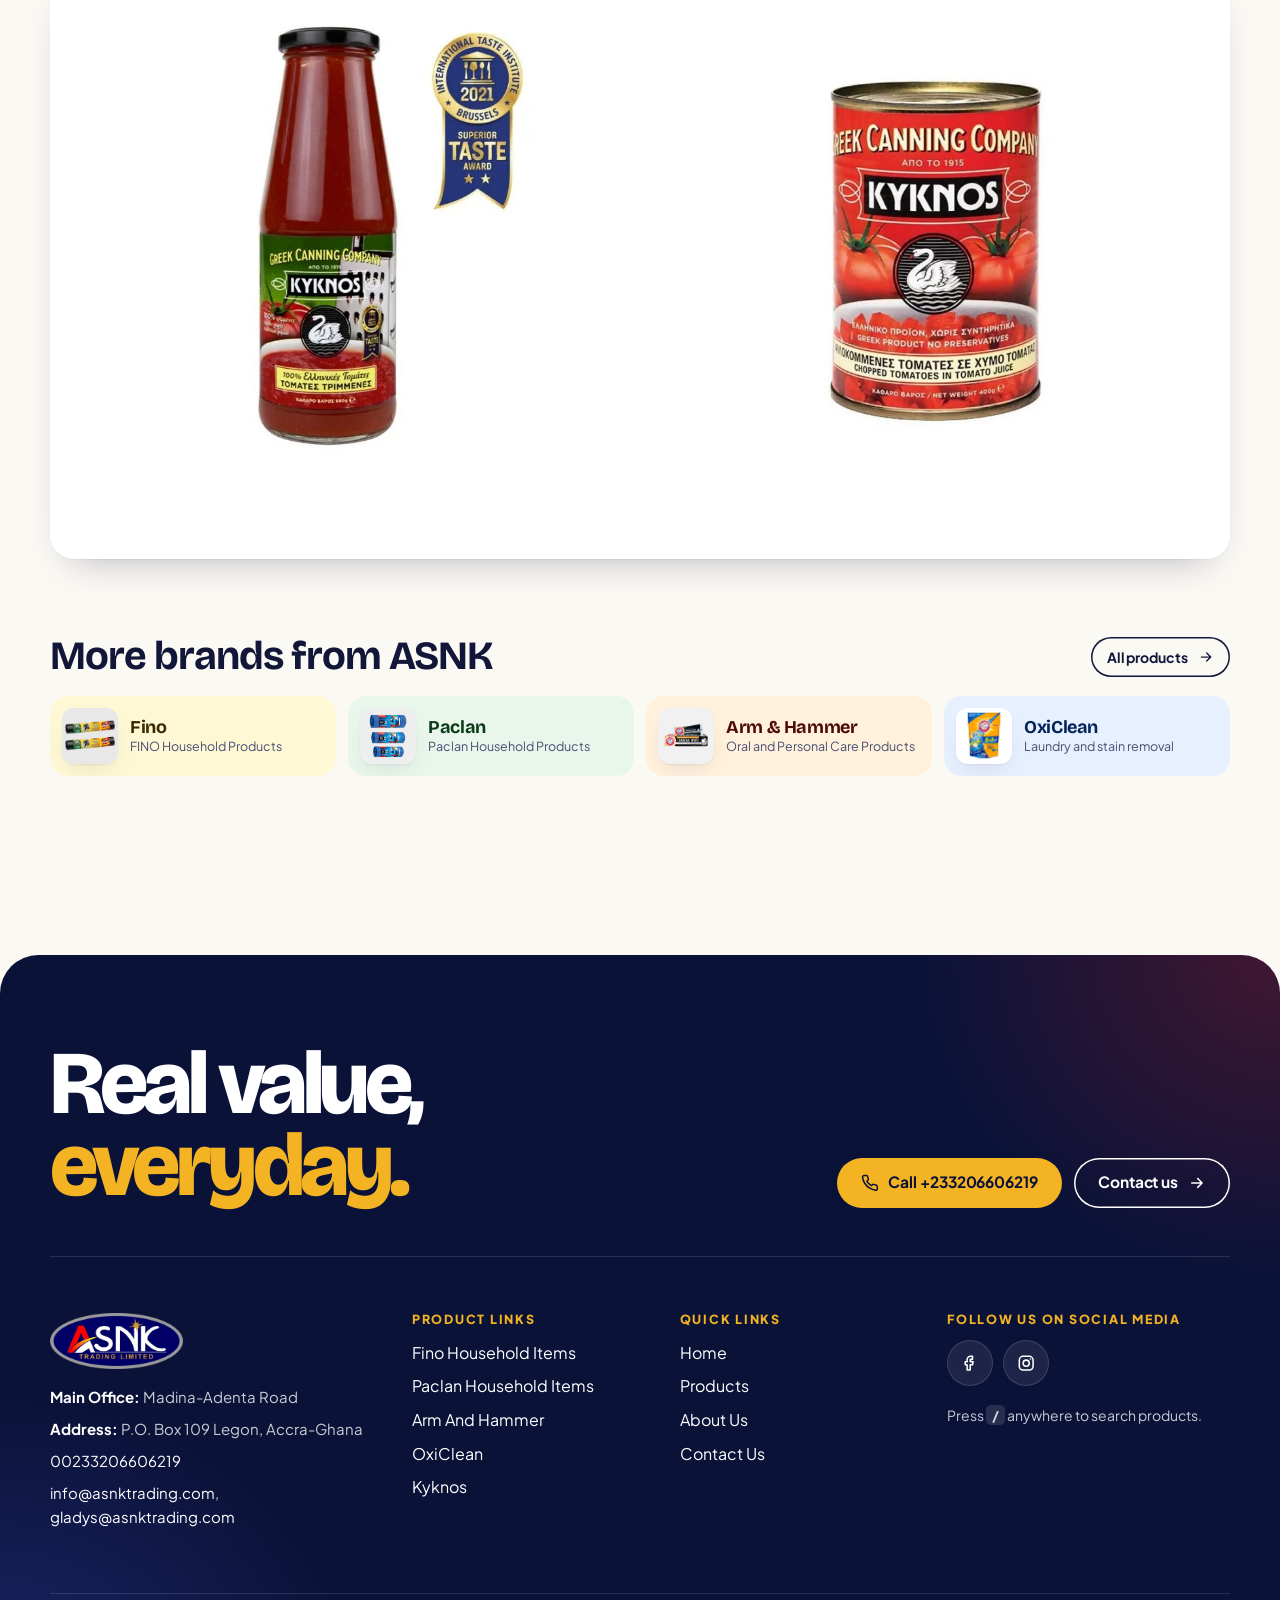
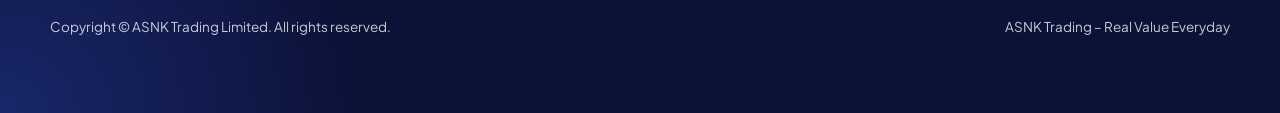
<file: brands/kyknos.html>
<!doctype html>
<html lang="en-GH" class="no-js">
<head>
<meta charset="utf-8">
<meta name="viewport" content="width=device-width, initial-scale=1, viewport-fit=cover">
<title>Kyknos Products | ASNK Trading – Real Value Everyday</title>
<meta name="description" content="Kyknos products distributed in Ghana by ASNK Trading Limited — made by Greek Canning Company, Greece.">
<meta name="robots" content="noindex">
<link rel="canonical" href="https://asnktrading.com/product-category/kyknos/">
<meta name="theme-color" content="#15205a">
<meta property="og:type" content="website">
<meta property="og:site_name" content="ASNK Trading – Real Value Everyday">
<meta property="og:title" content="Kyknos Products | ASNK Trading – Real Value Everyday">
<meta property="og:description" content="Kyknos products distributed in Ghana by ASNK Trading Limited — made by Greek Canning Company, Greece.">
<meta property="og:url" content="https://perryop12.github.io/vexon-labs/asnk/brands/kyknos.html">
<meta property="og:image" content="https://perryop12.github.io/vexon-labs/asnk/assets/img/brand/asnk-logo.webp">
<meta name="twitter:card" content="summary">
<link rel="icon" href="../assets/img/brand/favicon.svg" type="image/svg+xml">
<link rel="preconnect" href="https://fonts.googleapis.com">
<link rel="preconnect" href="https://fonts.gstatic.com" crossorigin>
<link rel="stylesheet" href="https://fonts.googleapis.com/css2?family=Bricolage+Grotesque:opsz,wght@12..96,500..800&amp;family=Plus+Jakarta+Sans:wght@400..800&amp;display=swap">
<link rel="stylesheet" href="../assets/css/asnk.css">
<script>document.documentElement.className=document.documentElement.className.replace('no-js','js');</script>
<script src="../assets/data/products.js" defer></script>
<script src="../assets/js/asnk.js" defer></script>
</head>
<body data-root="../" data-page="brand" class="has-dark-hero th-kyknos" data-brand="kyknos">
<svg width="0" height="0" style="position:absolute" aria-hidden="true" focusable="false"><defs>
<symbol id="i-search" viewBox="0 0 24 24"><circle cx="11" cy="11" r="7"/><path d="m20 20-3.5-3.5"/></symbol>
<symbol id="i-phone" viewBox="0 0 24 24"><path d="M22 16.9v3a2 2 0 0 1-2.2 2 19.8 19.8 0 0 1-8.6-3.1 19.5 19.5 0 0 1-6-6A19.8 19.8 0 0 1 2.1 4.2 2 2 0 0 1 4.1 2h3a2 2 0 0 1 2 1.7c.1.9.4 1.8.7 2.7a2 2 0 0 1-.5 2.1L8 9.8a16 16 0 0 0 6 6l1.3-1.3a2 2 0 0 1 2.1-.4c.9.3 1.8.6 2.7.7a2 2 0 0 1 1.7 2z"/></symbol>
<symbol id="i-mail" viewBox="0 0 24 24"><rect x="2" y="4" width="20" height="16" rx="3"/><path d="m22 7-10 6L2 7"/></symbol>
<symbol id="i-pin" viewBox="0 0 24 24"><path d="M20 10c0 6-8 12-8 12s-8-6-8-12a8 8 0 0 1 16 0z"/><circle cx="12" cy="10" r="3"/></symbol>
<symbol id="i-arrow-right" viewBox="0 0 24 24"><path d="M5 12h14M13 6l6 6-6 6"/></symbol>
<symbol id="i-arrow-left" viewBox="0 0 24 24"><path d="M19 12H5M11 18l-6-6 6-6"/></symbol>
<symbol id="i-arrow-up" viewBox="0 0 24 24"><path d="M12 19V5M6 11l6-6 6 6"/></symbol>
<symbol id="i-arrow-up-right" viewBox="0 0 24 24"><path d="M7 17 17 7M8 7h9v9"/></symbol>
<symbol id="i-arrow-down" viewBox="0 0 24 24"><path d="M12 5v14M6 13l6 6 6-6"/></symbol>
<symbol id="i-chevron-down" viewBox="0 0 24 24"><path d="m6 9 6 6 6-6"/></symbol>
<symbol id="i-close" viewBox="0 0 24 24"><path d="M18 6 6 18M6 6l12 12"/></symbol>
<symbol id="i-eye" viewBox="0 0 24 24"><path d="M2 12s3.5-7 10-7 10 7 10 7-3.5 7-10 7S2 12 2 12z"/><circle cx="12" cy="12" r="3"/></symbol>
<symbol id="i-link" viewBox="0 0 24 24"><path d="M10 13a5 5 0 0 0 7.5.5l3-3a5 5 0 0 0-7-7l-1.7 1.7"/><path d="M14 11a5 5 0 0 0-7.5-.5l-3 3a5 5 0 0 0 7 7l1.7-1.7"/></symbol>
<symbol id="i-facebook" viewBox="0 0 24 24"><path d="M15 3h-2.5A4.5 4.5 0 0 0 8 7.5V10H5.5v4H8v7h4v-7h3l.8-4H12V7.8c0-.5.4-.8.8-.8H15z"/></symbol>
<symbol id="i-instagram" viewBox="0 0 24 24"><rect x="3" y="3" width="18" height="18" rx="5"/><circle cx="12" cy="12" r="4"/><path d="M17.5 6.5h.01"/></symbol>
<symbol id="i-star" viewBox="0 0 24 24"><path d="M12 1c.6 5.4 5.6 10.4 11 11-5.4.6-10.4 5.6-11 11-.6-5.4-5.6-10.4-11-11C6.4 11.4 11.4 6.4 12 1z"/></symbol>
<symbol id="i-check" viewBox="0 0 24 24"><path d="M20 6 9 17l-5-5"/></symbol>
<symbol id="i-alert" viewBox="0 0 24 24"><circle cx="12" cy="12" r="10"/><path d="M12 8v4M12 16h.01"/></symbol>
<symbol id="i-zoom" viewBox="0 0 24 24"><circle cx="11" cy="11" r="7"/><path d="m20 20-3.5-3.5M11 8v6M8 11h6"/></symbol>
<symbol id="i-pause" viewBox="0 0 24 24"><path d="M9 5v14M15 5v14"/></symbol>
<symbol id="i-play" viewBox="0 0 24 24"><path d="M7 4.5v15L19 12z"/></symbol>
<symbol id="i-building" viewBox="0 0 24 24"><path d="M3 21h18M5 21V5a2 2 0 0 1 2-2h10a2 2 0 0 1 2 2v16M9 7h2M13 7h2M9 11h2M13 11h2M9 15h2M13 15h2"/></symbol>
<symbol id="i-calendar" viewBox="0 0 24 24"><rect x="3" y="4" width="18" height="18" rx="3"/><path d="M16 2v4M8 2v4M3 10h18"/></symbol>
<symbol id="i-shield" viewBox="0 0 24 24"><path d="M12 22s8-4 8-10V5l-8-3-8 3v7c0 6 8 10 8 10z"/><path d="m9 12 2 2 4-4"/></symbol>
<symbol id="i-globe" viewBox="0 0 24 24"><circle cx="12" cy="12" r="10"/><path d="M2 12h20M12 2a15 15 0 0 1 0 20M12 2a15 15 0 0 0 0 20"/></symbol>
<symbol id="i-send" viewBox="0 0 24 24"><path d="M22 2 11 13M22 2l-7 20-4-9-9-4z"/></symbol>
<symbol id="i-info" viewBox="0 0 24 24"><circle cx="12" cy="12" r="10"/><path d="M12 16v-4M12 8h.01"/></symbol>
</defs></svg>
<a class="skip-link" href="#main">Skip to content</a>
<header class="site-header">
  <div class="container hdr-inner">
    <a class="logo" href="../index.html" aria-label="ASNK Trading Limited — home"><img src="../assets/img/brand/asnk-logo.webp" alt="ASNK Trading Limited" width="700" height="295"></a>
    <nav class="main-nav" aria-label="Main">
      <ul>
        <li><a href="../index.html">Home</a></li>
        <li><a href="../products.html">Products</a></li>
        <li><button class="mega-trigger" type="button" aria-expanded="false" aria-controls="mega" style="box-shadow:inset 0 -2px 0 var(--red);border-radius:0">Brands <svg class="icon " aria-hidden="true"><use href="#i-chevron-down"></use></svg></button></li>
        <li><a href="../about.html">About</a></li>
        <li><a href="../contact.html">Contact</a></li>
      </ul>
    </nav>
    <div class="hdr-actions">
      <button class="search-btn" type="button" data-open-search aria-label="Search products (shortcut: /)"><svg class="icon " aria-hidden="true"><use href="#i-search"></use></svg><span>Search products</span><kbd>⌘K</kbd></button>
      <a class="phone-pill" href="tel:+233206606219" aria-label="Call ASNK Trading on +233206606219"><svg class="icon " aria-hidden="true"><use href="#i-phone"></use></svg><span>+233206606219</span></a>
      <button class="icon-btn burger" type="button" aria-expanded="false" aria-controls="mobile-menu" aria-label="Open menu"><span class="burger-lines"><span></span><span></span></span></button>
    </div>
  </div>
  <div class="mega" id="mega" hidden>
    <div class="mega-panel">
      <a class="mega-card th-fino" href="../brands/fino.html"><strong>Fino</strong><span>Fino Household Items</span><img src="../assets/img/products/classic-line.webp" alt="" width="120" height="120" loading="lazy"></a><a class="mega-card th-paclan" href="../brands/paclan.html"><strong>Paclan</strong><span>Paclan Household Items</span><img src="../assets/img/products/multitop.webp" alt="" width="120" height="120" loading="lazy"></a><a class="mega-card th-arm-and-hammer" href="../brands/arm-and-hammer.html"><strong>Arm &amp; Hammer</strong><span>Oral and Personal Care Products</span><img src="../assets/img/products/charcoal-white-toothpaste.webp" alt="" width="120" height="120" loading="lazy"></a><a class="mega-card th-oxiclean" href="../brands/oxiclean.html"><strong>OxiClean</strong><span>Laundry and stain removal</span><img src="../assets/img/brand/oxi-power-paks.webp" alt="" width="120" height="120" loading="lazy"></a><a class="mega-card th-kyknos" href="../brands/kyknos.html"><strong>Kyknos</strong><span>Kyknos Tomato products</span><img src="../assets/img/brand/kyknos-crushed.webp" alt="" width="120" height="120" loading="lazy"></a>
      <div class="mega-aside">
        <div><p class="h-sm">All products</p><p>Browse and search the full catalogue across all five brands.</p></div>
        <a class="btn btn--gold btn--sm" href="../products.html">View catalogue <svg class="icon icon--arrow" aria-hidden="true"><use href="#i-arrow-right"></use></svg></a>
      </div>
    </div>
  </div>
</header>
<div class="mobile-menu" id="mobile-menu" role="dialog" aria-modal="true" aria-label="Menu" hidden>
  <div class="mm-top">
    <a class="logo" href="../index.html"><img src="../assets/img/brand/asnk-logo.webp" alt="ASNK Trading Limited" width="700" height="295"></a>
    <button class="icon-btn mm-close" type="button" data-mm-close aria-label="Close menu"><svg class="icon " aria-hidden="true"><use href="#i-close"></use></svg></button>
  </div>
  <ul class="mm-nav">
    <li style="--i:0"><a href="../index.html">Home <svg class="icon " aria-hidden="true"><use href="#i-arrow-right"></use></svg></a></li>
    <li style="--i:1"><a href="../products.html">Products <svg class="icon " aria-hidden="true"><use href="#i-arrow-right"></use></svg></a></li>
    <li style="--i:2" class="mm-sub"><a class="th-fino" href="../brands/fino.html"><span class="dot"></span>Fino Household Items</a></li>
    <li style="--i:3" class="mm-sub"><a class="th-paclan" href="../brands/paclan.html"><span class="dot"></span>Paclan Household Items</a></li>
    <li style="--i:4" class="mm-sub"><a class="th-arm-and-hammer" href="../brands/arm-and-hammer.html"><span class="dot"></span>Arm And Hammer</a></li>
    <li style="--i:5" class="mm-sub"><a class="th-oxiclean" href="../brands/oxiclean.html"><span class="dot"></span>OxiClean</a></li>
    <li style="--i:6" class="mm-sub"><a class="th-kyknos" href="../brands/kyknos.html"><span class="dot"></span>Kyknos</a></li>
    <li style="--i:7"><a href="../about.html">About <svg class="icon " aria-hidden="true"><use href="#i-arrow-right"></use></svg></a></li>
    <li style="--i:8"><a href="../contact.html">Contact <svg class="icon " aria-hidden="true"><use href="#i-arrow-right"></use></svg></a></li>
  </ul>
  <div class="mm-foot">
    <button class="btn btn--white" type="button" data-open-search data-mm-close><svg class="icon " aria-hidden="true"><use href="#i-search"></use></svg>Search products</button>
    <a class="btn btn--red" href="tel:+233206606219"><svg class="icon " aria-hidden="true"><use href="#i-phone"></use></svg>+233206606219</a>
    <p style="margin:6px 0 0;opacity:.75">Main Madina-Adenta Road, Ritz junction · <a href="mailto:info@asnktrading.com">info@asnktrading.com</a></p>
  </div>
</div>
<main id="main" tabindex="-1">

<section class="brand-hero" aria-labelledby="bh">
  <div class="container brand-hero-grid">
    <div>
      <nav aria-label="Breadcrumb"><ol class="crumbs"><li><a href="../index.html">Home</a></li><li><a href="../products.html">Products</a></li><li aria-current="page">Kyknos</li></ol></nav>
      <h1 id="bh">Kyknos</h1>
      <p class="tagline">Kyknos Tomato products</p>
      <span class="made"><svg class="icon " aria-hidden="true"><use href="#i-globe"></use></svg><span>Made by <b>Greek Canning Company</b>, Greece</span></span>
      <div class="hero-cta"><a class="btn btn--white" href="#range">Browse 1 products <svg class="icon " aria-hidden="true"><use href="#i-arrow-down"></use></svg></a><a class="btn btn--ghost" href="tel:+233206606219"><svg class="icon " aria-hidden="true"><use href="#i-phone"></use></svg>Enquire</a></div>
    </div>
    <div class="brand-stack stack" data-parallax><a class="float th-kyknos" href="../product.html?p=kyknos-tomatoes" style="--x:2%;--y:4%;--w:54%;--depth:18;--z:2" aria-label="Kyknos crushed tomatoes"><div class="float-inner" style="--r:-6deg;--dur:7s;--delay:0s"><img src="../assets/img/brand/kyknos-crushed.webp" alt="" width="600" height="600" decoding="async"></div><span class="float-label" hidden>Kyknos</span></a><a class="float th-kyknos" href="../product.html?p=kyknos-tomatoes" style="--x:44%;--y:40%;--w:54%;--depth:-14;--z:3" aria-label="Kyknos chopped tomatoes"><div class="float-inner" style="--r:6deg;--dur:8s;--delay:-2s"><img src="../assets/img/brand/kyknos-chopped.webp" alt="" width="600" height="600" decoding="async"></div><span class="float-label" hidden>Kyknos</span></a></div>
  </div>
</section>

<section class="section" id="range" aria-labelledby="range-h">
  <div class="container">
    <div class="brand-intro">
      <div><p class="eyebrow"><svg class="icon star icon--fill" aria-hidden="true"><use href="#i-star"></use></svg>Kyknos Products</p><h2 class="h-lg" id="range-h">All our Kyknos products</h2></div>
      <div><p class="lead" style="margin:0 0 8px">Crushed and chopped tomatoes from sun-ripened Greek tomatoes — all-natural, with no additives or preservatives — for jollof, stew and more.</p><p class="muted" id="brand-count" aria-live="polite" style="margin:0">1 products</p></div>
    </div>
    
    <div class="grid" id="brand-grid"><article class="card th-kyknos" data-slug="kyknos-tomatoes" style="--i:0"><a class="card-link" href="../product.html?p=kyknos-tomatoes"><div class="stage"><img src="../assets/img/products/kyknos-tomatoes.webp" alt="Kyknos Tomatoes" width="600" height="600" loading="lazy" decoding="async"></div><div class="card-body"><span class="card-brand">Kyknos</span><h3 class="card-title">Kyknos Tomatoes</h3><span class="card-cat">Kyknos Tomato products</span></div></a><button class="card-qv" type="button" data-qv="kyknos-tomatoes" aria-label="Quick view: Kyknos Tomatoes"><svg class="icon " aria-hidden="true"><use href="#i-eye"></use></svg></button></article></div>
  </div>
</section>
<section class="section section--tight" style="padding-top:0" aria-label="Kyknos campaign"><div class="container"><div class="campaign campaign--pair" data-reveal><img src="../assets/img/brand/kyknos-crushed.webp" alt="Kyknos crushed tomatoes, 680g" width="900" height="895" loading="lazy"><img src="../assets/img/brand/kyknos-chopped.webp" alt="Kyknos chopped tomatoes, 400g easy opening can" width="900" height="903" loading="lazy"></div></div></section>
<section class="section section--tight" aria-labelledby="ob-h" style="padding-top:0">
  <div class="container">
    <div class="subhead" style="margin-top:0"><h2 class="h-md" id="ob-h">More brands from ASNK</h2><a class="btn btn--ghost btn--sm" href="../products.html">All products <svg class="icon icon--arrow" aria-hidden="true"><use href="#i-arrow-right"></use></svg></a></div>
    <div class="other-brands"><a class="shop-brand th-fino" href="../brands/fino.html"><img src="../assets/img/products/classic-line.webp" alt="" width="56" height="56" loading="lazy"><span><b>Fino</b><span>FINO Household Products</span></span></a><a class="shop-brand th-paclan" href="../brands/paclan.html"><img src="../assets/img/products/multitop.webp" alt="" width="56" height="56" loading="lazy"><span><b>Paclan</b><span>Paclan Household Products</span></span></a><a class="shop-brand th-arm-and-hammer" href="../brands/arm-and-hammer.html"><img src="../assets/img/products/charcoal-white-toothpaste.webp" alt="" width="56" height="56" loading="lazy"><span><b>Arm &amp; Hammer</b><span>Oral and Personal Care Products</span></span></a><a class="shop-brand th-oxiclean" href="../brands/oxiclean.html"><img src="../assets/img/brand/oxi-power-paks.webp" alt="" width="56" height="56" loading="lazy"><span><b>OxiClean</b><span>Laundry and stain removal</span></span></a></div>
  </div>
</section>
</main>
<footer class="site-footer">
  <div class="container">
    <div class="foot-cta">
      <h2>Real value,<br><em>everyday.</em></h2>
      <div class="hero-cta"><a class="btn btn--gold" href="tel:+233206606219"><svg class="icon " aria-hidden="true"><use href="#i-phone"></use></svg>Call +233206606219</a><a class="btn btn--ghost" style="color:#fff" href="../contact.html">Contact us <svg class="icon icon--arrow" aria-hidden="true"><use href="#i-arrow-right"></use></svg></a></div>
    </div>
    <div class="foot-grid">
      <div>
        <a class="foot-logo" href="../index.html"><img src="../assets/img/brand/asnk-logo.webp" alt="ASNK Trading Limited" width="700" height="295" loading="lazy"></a>
        <p><b>Main Office:</b> Madina-Adenta Road</p>
        <p><b>Address:</b> P.O. Box 109 Legon, Accra-Ghana</p>
        <p><a href="tel:+233206606219">00233206606219</a></p>
        <p><a href="mailto:info@asnktrading.com">info@asnktrading.com</a>, <a href="mailto:gladys@asnktrading.com">gladys@asnktrading.com</a></p>
      </div>
      <nav aria-label="Product links">
        <h3>Product Links</h3>
        <ul>
          <li><a href="../brands/fino.html">Fino Household Items</a></li>
          <li><a href="../brands/paclan.html">Paclan Household Items</a></li>
          <li><a href="../brands/arm-and-hammer.html">Arm And Hammer</a></li>
          <li><a href="../brands/oxiclean.html">OxiClean</a></li>
          <li><a href="../brands/kyknos.html">Kyknos</a></li>
        </ul>
      </nav>
      <nav aria-label="Quick links">
        <h3>Quick Links</h3>
        <ul>
          <li><a href="../index.html">Home</a></li>
          <li><a href="../products.html">Products</a></li>
          <li><a href="../about.html">About Us</a></li>
          <li><a href="../contact.html">Contact Us</a></li>
        </ul>
      </nav>
      <div>
        <h3>Follow Us on Social Media</h3>
        <div class="foot-socials">
          <a href="https://www.facebook.com/asnktrading" target="_blank" rel="noopener" aria-label="ASNK Trading on Facebook"><svg class="icon " aria-hidden="true"><use href="#i-facebook"></use></svg></a>
          <a href="https://www.instagram.com/asnktrading" target="_blank" rel="noopener" aria-label="ASNK Trading on Instagram"><svg class="icon " aria-hidden="true"><use href="#i-instagram"></use></svg></a>
        </div>
        <p style="margin-top:18px;font-size:14px">Press <kbd style="font:inherit;font-weight:700;padding:1px 6px;border-radius:5px;background:rgba(255,255,255,.12)">/</kbd> anywhere to search products.</p>
      </div>
    </div>
    <div class="foot-bottom">
      <span>Copyright © ASNK Trading Limited. All rights reserved.</span>
      <span>ASNK Trading – Real Value Everyday</span>
    </div>
  </div>
</footer>
<div class="vx-pill"><a href="https://perryop12.github.io/vexon-labs/work/asnk-trading/"><span class="vx-dot" aria-hidden="true"></span>Redesign by Vexon Labs ↗</a><button type="button" aria-label="Hide Vexon Labs credit"><svg class="icon " aria-hidden="true"><use href="#i-close"></use></svg></button></div>
</body>
</html>
</file>
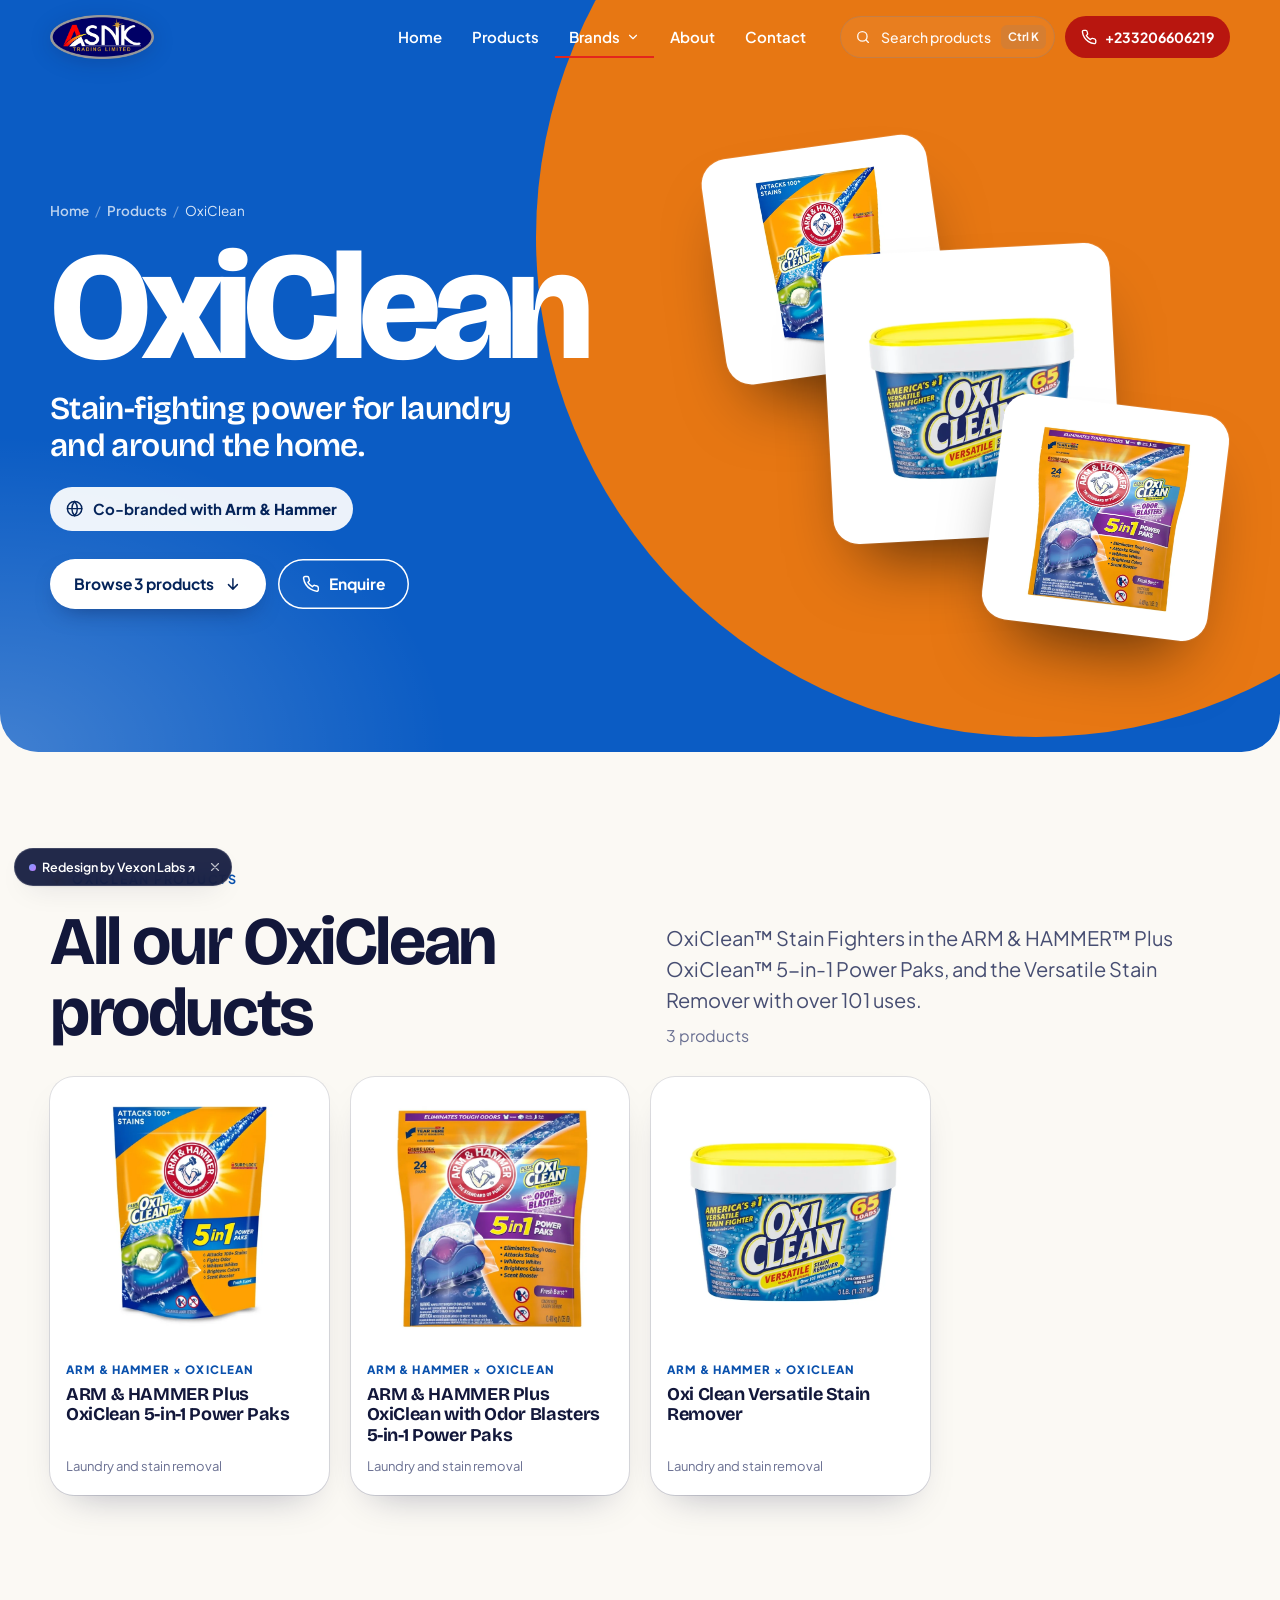
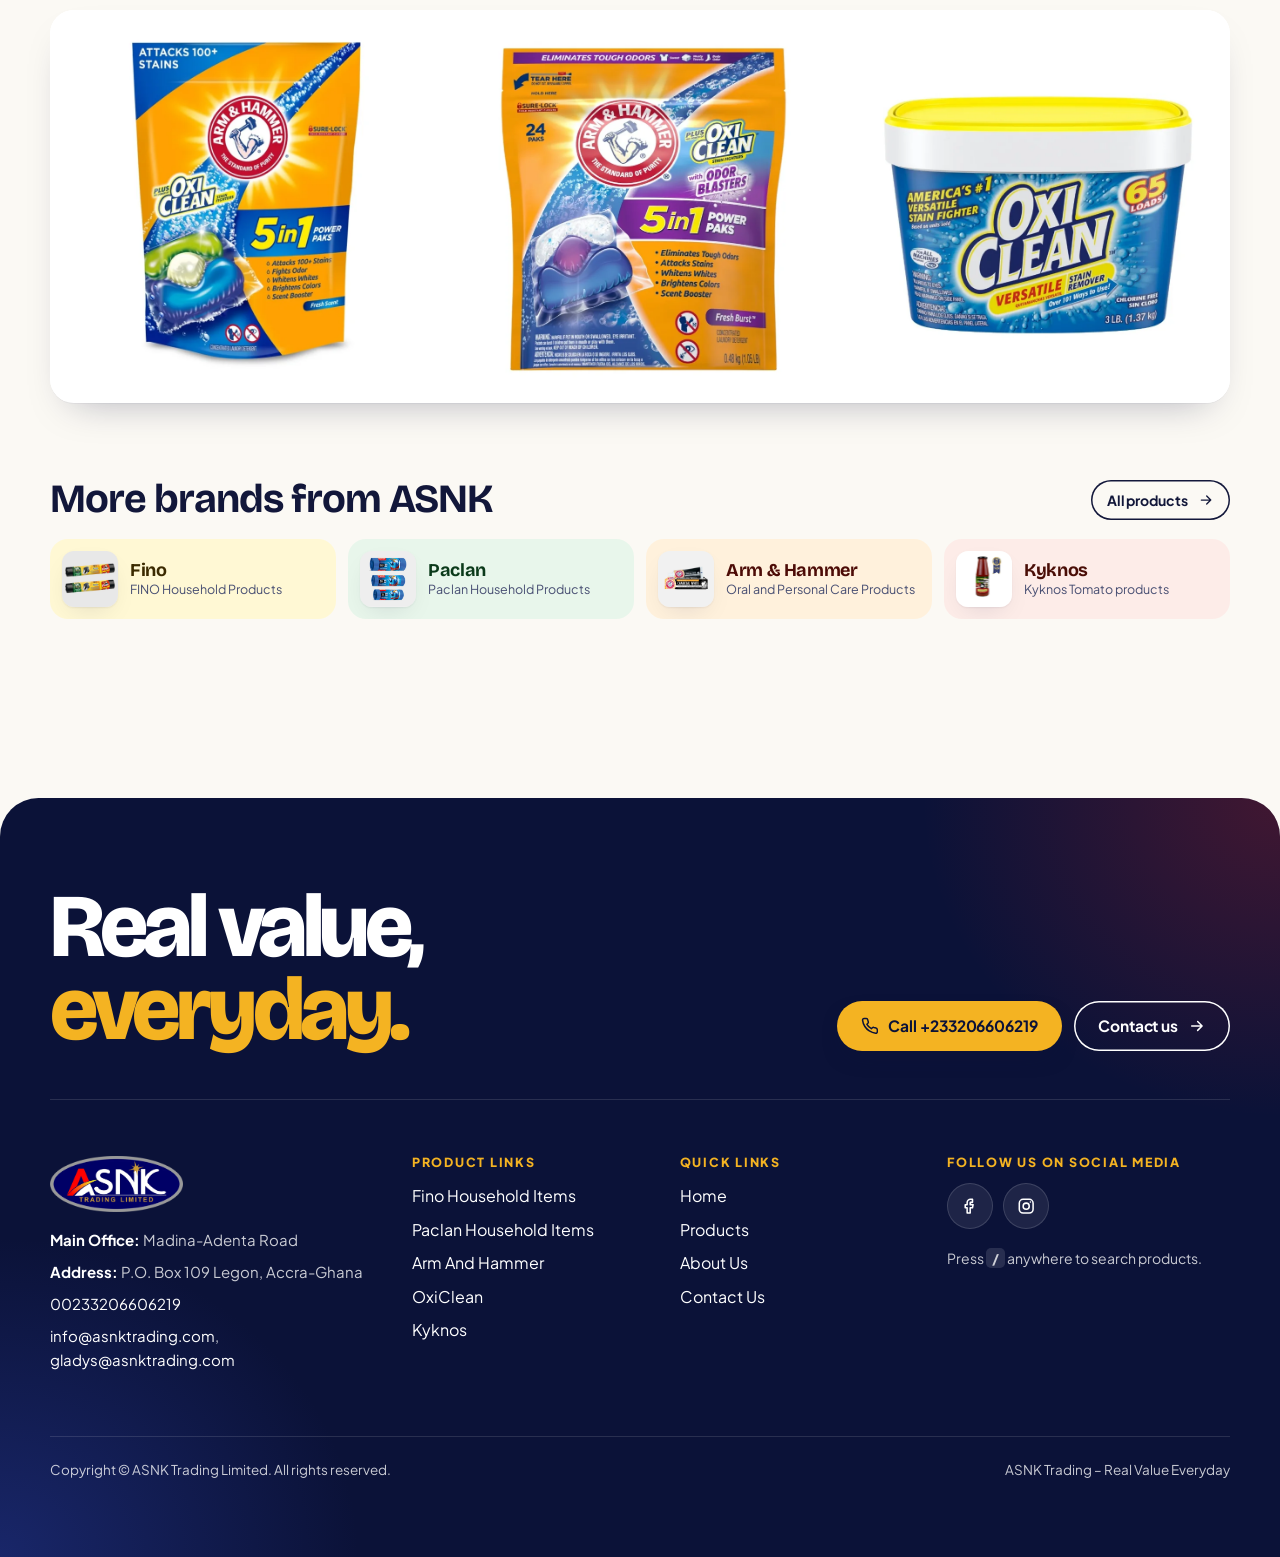
<file: brands/oxiclean.html>
<!doctype html>
<html lang="en-GH" class="no-js">
<head>
<meta charset="utf-8">
<meta name="viewport" content="width=device-width, initial-scale=1, viewport-fit=cover">
<title>OxiClean Products | ASNK Trading – Real Value Everyday</title>
<meta name="description" content="OxiClean products distributed in Ghana by ASNK Trading Limited.">
<meta name="robots" content="noindex">
<link rel="canonical" href="https://asnktrading.com/oxi-clean-products/">
<meta name="theme-color" content="#15205a">
<meta property="og:type" content="website">
<meta property="og:site_name" content="ASNK Trading – Real Value Everyday">
<meta property="og:title" content="OxiClean Products | ASNK Trading – Real Value Everyday">
<meta property="og:description" content="OxiClean products distributed in Ghana by ASNK Trading Limited.">
<meta property="og:url" content="https://perryop12.github.io/vexon-labs/asnk/brands/oxiclean.html">
<meta property="og:image" content="https://perryop12.github.io/vexon-labs/asnk/assets/img/brand/asnk-logo.webp">
<meta name="twitter:card" content="summary">
<link rel="icon" href="../assets/img/brand/favicon.svg" type="image/svg+xml">
<link rel="preconnect" href="https://fonts.googleapis.com">
<link rel="preconnect" href="https://fonts.gstatic.com" crossorigin>
<link rel="stylesheet" href="https://fonts.googleapis.com/css2?family=Bricolage+Grotesque:opsz,wght@12..96,500..800&amp;family=Plus+Jakarta+Sans:wght@400..800&amp;display=swap">
<link rel="stylesheet" href="../assets/css/asnk.css">
<script>document.documentElement.className=document.documentElement.className.replace('no-js','js');</script>
<script src="../assets/data/products.js" defer></script>
<script src="../assets/js/asnk.js" defer></script>
</head>
<body data-root="../" data-page="brand" class="has-dark-hero th-oxiclean" data-brand="oxiclean">
<svg width="0" height="0" style="position:absolute" aria-hidden="true" focusable="false"><defs>
<symbol id="i-search" viewBox="0 0 24 24"><circle cx="11" cy="11" r="7"/><path d="m20 20-3.5-3.5"/></symbol>
<symbol id="i-phone" viewBox="0 0 24 24"><path d="M22 16.9v3a2 2 0 0 1-2.2 2 19.8 19.8 0 0 1-8.6-3.1 19.5 19.5 0 0 1-6-6A19.8 19.8 0 0 1 2.1 4.2 2 2 0 0 1 4.1 2h3a2 2 0 0 1 2 1.7c.1.9.4 1.8.7 2.7a2 2 0 0 1-.5 2.1L8 9.8a16 16 0 0 0 6 6l1.3-1.3a2 2 0 0 1 2.1-.4c.9.3 1.8.6 2.7.7a2 2 0 0 1 1.7 2z"/></symbol>
<symbol id="i-mail" viewBox="0 0 24 24"><rect x="2" y="4" width="20" height="16" rx="3"/><path d="m22 7-10 6L2 7"/></symbol>
<symbol id="i-pin" viewBox="0 0 24 24"><path d="M20 10c0 6-8 12-8 12s-8-6-8-12a8 8 0 0 1 16 0z"/><circle cx="12" cy="10" r="3"/></symbol>
<symbol id="i-arrow-right" viewBox="0 0 24 24"><path d="M5 12h14M13 6l6 6-6 6"/></symbol>
<symbol id="i-arrow-left" viewBox="0 0 24 24"><path d="M19 12H5M11 18l-6-6 6-6"/></symbol>
<symbol id="i-arrow-up" viewBox="0 0 24 24"><path d="M12 19V5M6 11l6-6 6 6"/></symbol>
<symbol id="i-arrow-up-right" viewBox="0 0 24 24"><path d="M7 17 17 7M8 7h9v9"/></symbol>
<symbol id="i-arrow-down" viewBox="0 0 24 24"><path d="M12 5v14M6 13l6 6 6-6"/></symbol>
<symbol id="i-chevron-down" viewBox="0 0 24 24"><path d="m6 9 6 6 6-6"/></symbol>
<symbol id="i-close" viewBox="0 0 24 24"><path d="M18 6 6 18M6 6l12 12"/></symbol>
<symbol id="i-eye" viewBox="0 0 24 24"><path d="M2 12s3.5-7 10-7 10 7 10 7-3.5 7-10 7S2 12 2 12z"/><circle cx="12" cy="12" r="3"/></symbol>
<symbol id="i-link" viewBox="0 0 24 24"><path d="M10 13a5 5 0 0 0 7.5.5l3-3a5 5 0 0 0-7-7l-1.7 1.7"/><path d="M14 11a5 5 0 0 0-7.5-.5l-3 3a5 5 0 0 0 7 7l1.7-1.7"/></symbol>
<symbol id="i-facebook" viewBox="0 0 24 24"><path d="M15 3h-2.5A4.5 4.5 0 0 0 8 7.5V10H5.5v4H8v7h4v-7h3l.8-4H12V7.8c0-.5.4-.8.8-.8H15z"/></symbol>
<symbol id="i-instagram" viewBox="0 0 24 24"><rect x="3" y="3" width="18" height="18" rx="5"/><circle cx="12" cy="12" r="4"/><path d="M17.5 6.5h.01"/></symbol>
<symbol id="i-star" viewBox="0 0 24 24"><path d="M12 1c.6 5.4 5.6 10.4 11 11-5.4.6-10.4 5.6-11 11-.6-5.4-5.6-10.4-11-11C6.4 11.4 11.4 6.4 12 1z"/></symbol>
<symbol id="i-check" viewBox="0 0 24 24"><path d="M20 6 9 17l-5-5"/></symbol>
<symbol id="i-alert" viewBox="0 0 24 24"><circle cx="12" cy="12" r="10"/><path d="M12 8v4M12 16h.01"/></symbol>
<symbol id="i-zoom" viewBox="0 0 24 24"><circle cx="11" cy="11" r="7"/><path d="m20 20-3.5-3.5M11 8v6M8 11h6"/></symbol>
<symbol id="i-pause" viewBox="0 0 24 24"><path d="M9 5v14M15 5v14"/></symbol>
<symbol id="i-play" viewBox="0 0 24 24"><path d="M7 4.5v15L19 12z"/></symbol>
<symbol id="i-building" viewBox="0 0 24 24"><path d="M3 21h18M5 21V5a2 2 0 0 1 2-2h10a2 2 0 0 1 2 2v16M9 7h2M13 7h2M9 11h2M13 11h2M9 15h2M13 15h2"/></symbol>
<symbol id="i-calendar" viewBox="0 0 24 24"><rect x="3" y="4" width="18" height="18" rx="3"/><path d="M16 2v4M8 2v4M3 10h18"/></symbol>
<symbol id="i-shield" viewBox="0 0 24 24"><path d="M12 22s8-4 8-10V5l-8-3-8 3v7c0 6 8 10 8 10z"/><path d="m9 12 2 2 4-4"/></symbol>
<symbol id="i-globe" viewBox="0 0 24 24"><circle cx="12" cy="12" r="10"/><path d="M2 12h20M12 2a15 15 0 0 1 0 20M12 2a15 15 0 0 0 0 20"/></symbol>
<symbol id="i-send" viewBox="0 0 24 24"><path d="M22 2 11 13M22 2l-7 20-4-9-9-4z"/></symbol>
<symbol id="i-info" viewBox="0 0 24 24"><circle cx="12" cy="12" r="10"/><path d="M12 16v-4M12 8h.01"/></symbol>
</defs></svg>
<a class="skip-link" href="#main">Skip to content</a>
<header class="site-header">
  <div class="container hdr-inner">
    <a class="logo" href="../index.html" aria-label="ASNK Trading Limited — home"><img src="../assets/img/brand/asnk-logo.webp" alt="ASNK Trading Limited" width="700" height="295"></a>
    <nav class="main-nav" aria-label="Main">
      <ul>
        <li><a href="../index.html">Home</a></li>
        <li><a href="../products.html">Products</a></li>
        <li><button class="mega-trigger" type="button" aria-expanded="false" aria-controls="mega" style="box-shadow:inset 0 -2px 0 var(--red);border-radius:0">Brands <svg class="icon " aria-hidden="true"><use href="#i-chevron-down"></use></svg></button></li>
        <li><a href="../about.html">About</a></li>
        <li><a href="../contact.html">Contact</a></li>
      </ul>
    </nav>
    <div class="hdr-actions">
      <button class="search-btn" type="button" data-open-search aria-label="Search products (shortcut: /)"><svg class="icon " aria-hidden="true"><use href="#i-search"></use></svg><span>Search products</span><kbd>⌘K</kbd></button>
      <a class="phone-pill" href="tel:+233206606219" aria-label="Call ASNK Trading on +233206606219"><svg class="icon " aria-hidden="true"><use href="#i-phone"></use></svg><span>+233206606219</span></a>
      <button class="icon-btn burger" type="button" aria-expanded="false" aria-controls="mobile-menu" aria-label="Open menu"><span class="burger-lines"><span></span><span></span></span></button>
    </div>
  </div>
  <div class="mega" id="mega" hidden>
    <div class="mega-panel">
      <a class="mega-card th-fino" href="../brands/fino.html"><strong>Fino</strong><span>Fino Household Items</span><img src="../assets/img/products/classic-line.webp" alt="" width="120" height="120" loading="lazy"></a><a class="mega-card th-paclan" href="../brands/paclan.html"><strong>Paclan</strong><span>Paclan Household Items</span><img src="../assets/img/products/multitop.webp" alt="" width="120" height="120" loading="lazy"></a><a class="mega-card th-arm-and-hammer" href="../brands/arm-and-hammer.html"><strong>Arm &amp; Hammer</strong><span>Oral and Personal Care Products</span><img src="../assets/img/products/charcoal-white-toothpaste.webp" alt="" width="120" height="120" loading="lazy"></a><a class="mega-card th-oxiclean" href="../brands/oxiclean.html"><strong>OxiClean</strong><span>Laundry and stain removal</span><img src="../assets/img/brand/oxi-power-paks.webp" alt="" width="120" height="120" loading="lazy"></a><a class="mega-card th-kyknos" href="../brands/kyknos.html"><strong>Kyknos</strong><span>Kyknos Tomato products</span><img src="../assets/img/brand/kyknos-crushed.webp" alt="" width="120" height="120" loading="lazy"></a>
      <div class="mega-aside">
        <div><p class="h-sm">All products</p><p>Browse and search the full catalogue across all five brands.</p></div>
        <a class="btn btn--gold btn--sm" href="../products.html">View catalogue <svg class="icon icon--arrow" aria-hidden="true"><use href="#i-arrow-right"></use></svg></a>
      </div>
    </div>
  </div>
</header>
<div class="mobile-menu" id="mobile-menu" role="dialog" aria-modal="true" aria-label="Menu" hidden>
  <div class="mm-top">
    <a class="logo" href="../index.html"><img src="../assets/img/brand/asnk-logo.webp" alt="ASNK Trading Limited" width="700" height="295"></a>
    <button class="icon-btn mm-close" type="button" data-mm-close aria-label="Close menu"><svg class="icon " aria-hidden="true"><use href="#i-close"></use></svg></button>
  </div>
  <ul class="mm-nav">
    <li style="--i:0"><a href="../index.html">Home <svg class="icon " aria-hidden="true"><use href="#i-arrow-right"></use></svg></a></li>
    <li style="--i:1"><a href="../products.html">Products <svg class="icon " aria-hidden="true"><use href="#i-arrow-right"></use></svg></a></li>
    <li style="--i:2" class="mm-sub"><a class="th-fino" href="../brands/fino.html"><span class="dot"></span>Fino Household Items</a></li>
    <li style="--i:3" class="mm-sub"><a class="th-paclan" href="../brands/paclan.html"><span class="dot"></span>Paclan Household Items</a></li>
    <li style="--i:4" class="mm-sub"><a class="th-arm-and-hammer" href="../brands/arm-and-hammer.html"><span class="dot"></span>Arm And Hammer</a></li>
    <li style="--i:5" class="mm-sub"><a class="th-oxiclean" href="../brands/oxiclean.html"><span class="dot"></span>OxiClean</a></li>
    <li style="--i:6" class="mm-sub"><a class="th-kyknos" href="../brands/kyknos.html"><span class="dot"></span>Kyknos</a></li>
    <li style="--i:7"><a href="../about.html">About <svg class="icon " aria-hidden="true"><use href="#i-arrow-right"></use></svg></a></li>
    <li style="--i:8"><a href="../contact.html">Contact <svg class="icon " aria-hidden="true"><use href="#i-arrow-right"></use></svg></a></li>
  </ul>
  <div class="mm-foot">
    <button class="btn btn--white" type="button" data-open-search data-mm-close><svg class="icon " aria-hidden="true"><use href="#i-search"></use></svg>Search products</button>
    <a class="btn btn--red" href="tel:+233206606219"><svg class="icon " aria-hidden="true"><use href="#i-phone"></use></svg>+233206606219</a>
    <p style="margin:6px 0 0;opacity:.75">Main Madina-Adenta Road, Ritz junction · <a href="mailto:info@asnktrading.com">info@asnktrading.com</a></p>
  </div>
</div>
<main id="main" tabindex="-1">

<section class="brand-hero" aria-labelledby="bh">
  <div class="container brand-hero-grid">
    <div>
      <nav aria-label="Breadcrumb"><ol class="crumbs"><li><a href="../index.html">Home</a></li><li><a href="../products.html">Products</a></li><li aria-current="page">OxiClean</li></ol></nav>
      <h1 id="bh">OxiClean</h1>
      <p class="tagline">Stain-fighting power for laundry and around the home.</p>
      <span class="made"><svg class="icon " aria-hidden="true"><use href="#i-globe"></use></svg><span>Co-branded with <b>Arm &amp; Hammer</b></span></span>
      <div class="hero-cta"><a class="btn btn--white" href="#range">Browse 3 products <svg class="icon " aria-hidden="true"><use href="#i-arrow-down"></use></svg></a><a class="btn btn--ghost" href="tel:+233206606219"><svg class="icon " aria-hidden="true"><use href="#i-phone"></use></svg>Enquire</a></div>
    </div>
    <div class="brand-stack stack" data-parallax><a class="float th-oxiclean" href="../product.html?p=oxi-clean-versatile-stain-remover" style="--x:22%;--y:20%;--w:56%;--depth:20;--z:3" aria-label="Oxi Clean Versatile Stain Remover"><div class="float-inner" style="--r:-3deg;--dur:7s;--delay:0s"><img src="../assets/img/products/oxi-clean-versatile-stain-remover.webp" alt="" width="600" height="600" decoding="async"></div><span class="float-label" hidden>OxiClean</span></a><a class="float th-oxiclean" href="../product.html?p=arm-hammer-plus-oxiclean-5-in-1-power-paks" style="--x:0%;--y:0%;--w:44%;--depth:-14;--z:2" aria-label="ARM &amp; HAMMER Plus OxiClean 5-in-1 Power Paks"><div class="float-inner" style="--r:-8deg;--dur:8s;--delay:-2s"><img src="../assets/img/products/arm-hammer-plus-oxiclean-5-in-1-power-paks.webp" alt="" width="600" height="600" decoding="async"></div><span class="float-label" hidden>OxiClean</span></a><a class="float th-oxiclean" href="../product.html?p=arm-hammer-plus-oxiclean-with-odor-blasters-5-in-1-power-paks" style="--x:54%;--y:50%;--w:44%;--depth:12;--z:4" aria-label="ARM &amp; HAMMER Plus OxiClean with Odor Blasters 5-in-1 Power Paks"><div class="float-inner" style="--r:7deg;--dur:9s;--delay:-3s"><img src="../assets/img/products/arm-hammer-plus-oxiclean-with-odor-blasters-5-in-1-power-paks.webp" alt="" width="600" height="600" decoding="async"></div><span class="float-label" hidden>OxiClean</span></a></div>
  </div>
</section>

<section class="section" id="range" aria-labelledby="range-h">
  <div class="container">
    <div class="brand-intro">
      <div><p class="eyebrow"><svg class="icon star icon--fill" aria-hidden="true"><use href="#i-star"></use></svg>OxiClean Products</p><h2 class="h-lg" id="range-h">All our OxiClean products</h2></div>
      <div><p class="lead" style="margin:0 0 8px">OxiClean™ Stain Fighters in the ARM &amp; HAMMER™ Plus OxiClean™ 5-in-1 Power Paks, and the Versatile Stain Remover with over 101 uses.</p><p class="muted" id="brand-count" aria-live="polite" style="margin:0">3 products</p></div>
    </div>
    
    <div class="grid" id="brand-grid"><article class="card th-oxiclean" data-slug="arm-hammer-plus-oxiclean-5-in-1-power-paks" style="--i:0"><a class="card-link" href="../product.html?p=arm-hammer-plus-oxiclean-5-in-1-power-paks"><div class="stage"><img src="../assets/img/products/arm-hammer-plus-oxiclean-5-in-1-power-paks.webp" alt="ARM &amp; HAMMER Plus OxiClean 5-in-1 Power Paks" width="600" height="600" loading="lazy" decoding="async"></div><div class="card-body"><span class="card-brand">Arm &amp; Hammer × OxiClean</span><h3 class="card-title">ARM &amp; HAMMER Plus OxiClean 5-in-1 Power Paks</h3><span class="card-cat">Laundry and stain removal</span></div></a><button class="card-qv" type="button" data-qv="arm-hammer-plus-oxiclean-5-in-1-power-paks" aria-label="Quick view: ARM &amp; HAMMER Plus OxiClean 5-in-1 Power Paks"><svg class="icon " aria-hidden="true"><use href="#i-eye"></use></svg></button></article><article class="card th-oxiclean" data-slug="arm-hammer-plus-oxiclean-with-odor-blasters-5-in-1-power-paks" style="--i:1"><a class="card-link" href="../product.html?p=arm-hammer-plus-oxiclean-with-odor-blasters-5-in-1-power-paks"><div class="stage"><img src="../assets/img/products/arm-hammer-plus-oxiclean-with-odor-blasters-5-in-1-power-paks.webp" alt="ARM &amp; HAMMER Plus OxiClean with Odor Blasters 5-in-1 Power Paks" width="600" height="600" loading="lazy" decoding="async"></div><div class="card-body"><span class="card-brand">Arm &amp; Hammer × OxiClean</span><h3 class="card-title">ARM &amp; HAMMER Plus OxiClean with Odor Blasters 5-in-1 Power Paks</h3><span class="card-cat">Laundry and stain removal</span></div></a><button class="card-qv" type="button" data-qv="arm-hammer-plus-oxiclean-with-odor-blasters-5-in-1-power-paks" aria-label="Quick view: ARM &amp; HAMMER Plus OxiClean with Odor Blasters 5-in-1 Power Paks"><svg class="icon " aria-hidden="true"><use href="#i-eye"></use></svg></button></article><article class="card th-oxiclean" data-slug="oxi-clean-versatile-stain-remover" style="--i:2"><a class="card-link" href="../product.html?p=oxi-clean-versatile-stain-remover"><div class="stage"><img src="../assets/img/products/oxi-clean-versatile-stain-remover.webp" alt="Oxi Clean Versatile Stain Remover" width="600" height="600" loading="lazy" decoding="async"></div><div class="card-body"><span class="card-brand">Arm &amp; Hammer × OxiClean</span><h3 class="card-title">Oxi Clean Versatile Stain Remover</h3><span class="card-cat">Laundry and stain removal</span></div></a><button class="card-qv" type="button" data-qv="oxi-clean-versatile-stain-remover" aria-label="Quick view: Oxi Clean Versatile Stain Remover"><svg class="icon " aria-hidden="true"><use href="#i-eye"></use></svg></button></article></div>
  </div>
</section>
<section class="section section--tight" style="padding-top:0" aria-label="OxiClean campaign"><div class="container"><div class="campaign campaign--pair" style="grid-template-columns:repeat(3,1fr)" data-reveal><img src="../assets/img/brand/oxi-power-paks.webp" alt="ARM & HAMMER Plus OxiClean 5-in-1 Power Paks" width="900" height="900" loading="lazy"><img src="../assets/img/brand/oxi-odor-blasters.webp" alt="ARM & HAMMER Plus OxiClean with Odor Blasters Power Paks" width="900" height="900" loading="lazy"><img src="../assets/img/brand/oxi-versatile.webp" alt="OxiClean Versatile Stain Remover" width="900" height="900" loading="lazy"></div></div></section>
<section class="section section--tight" aria-labelledby="ob-h" style="padding-top:0">
  <div class="container">
    <div class="subhead" style="margin-top:0"><h2 class="h-md" id="ob-h">More brands from ASNK</h2><a class="btn btn--ghost btn--sm" href="../products.html">All products <svg class="icon icon--arrow" aria-hidden="true"><use href="#i-arrow-right"></use></svg></a></div>
    <div class="other-brands"><a class="shop-brand th-fino" href="../brands/fino.html"><img src="../assets/img/products/classic-line.webp" alt="" width="56" height="56" loading="lazy"><span><b>Fino</b><span>FINO Household Products</span></span></a><a class="shop-brand th-paclan" href="../brands/paclan.html"><img src="../assets/img/products/multitop.webp" alt="" width="56" height="56" loading="lazy"><span><b>Paclan</b><span>Paclan Household Products</span></span></a><a class="shop-brand th-arm-and-hammer" href="../brands/arm-and-hammer.html"><img src="../assets/img/products/charcoal-white-toothpaste.webp" alt="" width="56" height="56" loading="lazy"><span><b>Arm &amp; Hammer</b><span>Oral and Personal Care Products</span></span></a><a class="shop-brand th-kyknos" href="../brands/kyknos.html"><img src="../assets/img/brand/kyknos-crushed.webp" alt="" width="56" height="56" loading="lazy"><span><b>Kyknos</b><span>Kyknos Tomato products</span></span></a></div>
  </div>
</section>
</main>
<footer class="site-footer">
  <div class="container">
    <div class="foot-cta">
      <h2>Real value,<br><em>everyday.</em></h2>
      <div class="hero-cta"><a class="btn btn--gold" href="tel:+233206606219"><svg class="icon " aria-hidden="true"><use href="#i-phone"></use></svg>Call +233206606219</a><a class="btn btn--ghost" style="color:#fff" href="../contact.html">Contact us <svg class="icon icon--arrow" aria-hidden="true"><use href="#i-arrow-right"></use></svg></a></div>
    </div>
    <div class="foot-grid">
      <div>
        <a class="foot-logo" href="../index.html"><img src="../assets/img/brand/asnk-logo.webp" alt="ASNK Trading Limited" width="700" height="295" loading="lazy"></a>
        <p><b>Main Office:</b> Madina-Adenta Road</p>
        <p><b>Address:</b> P.O. Box 109 Legon, Accra-Ghana</p>
        <p><a href="tel:+233206606219">00233206606219</a></p>
        <p><a href="mailto:info@asnktrading.com">info@asnktrading.com</a>, <a href="mailto:gladys@asnktrading.com">gladys@asnktrading.com</a></p>
      </div>
      <nav aria-label="Product links">
        <h3>Product Links</h3>
        <ul>
          <li><a href="../brands/fino.html">Fino Household Items</a></li>
          <li><a href="../brands/paclan.html">Paclan Household Items</a></li>
          <li><a href="../brands/arm-and-hammer.html">Arm And Hammer</a></li>
          <li><a href="../brands/oxiclean.html">OxiClean</a></li>
          <li><a href="../brands/kyknos.html">Kyknos</a></li>
        </ul>
      </nav>
      <nav aria-label="Quick links">
        <h3>Quick Links</h3>
        <ul>
          <li><a href="../index.html">Home</a></li>
          <li><a href="../products.html">Products</a></li>
          <li><a href="../about.html">About Us</a></li>
          <li><a href="../contact.html">Contact Us</a></li>
        </ul>
      </nav>
      <div>
        <h3>Follow Us on Social Media</h3>
        <div class="foot-socials">
          <a href="https://www.facebook.com/asnktrading" target="_blank" rel="noopener" aria-label="ASNK Trading on Facebook"><svg class="icon " aria-hidden="true"><use href="#i-facebook"></use></svg></a>
          <a href="https://www.instagram.com/asnktrading" target="_blank" rel="noopener" aria-label="ASNK Trading on Instagram"><svg class="icon " aria-hidden="true"><use href="#i-instagram"></use></svg></a>
        </div>
        <p style="margin-top:18px;font-size:14px">Press <kbd style="font:inherit;font-weight:700;padding:1px 6px;border-radius:5px;background:rgba(255,255,255,.12)">/</kbd> anywhere to search products.</p>
      </div>
    </div>
    <div class="foot-bottom">
      <span>Copyright © ASNK Trading Limited. All rights reserved.</span>
      <span>ASNK Trading – Real Value Everyday</span>
    </div>
  </div>
</footer>
<div class="vx-pill"><a href="https://perryop12.github.io/vexon-labs/work/asnk-trading/"><span class="vx-dot" aria-hidden="true"></span>Redesign by Vexon Labs ↗</a><button type="button" aria-label="Hide Vexon Labs credit"><svg class="icon " aria-hidden="true"><use href="#i-close"></use></svg></button></div>
</body>
</html>
</file>
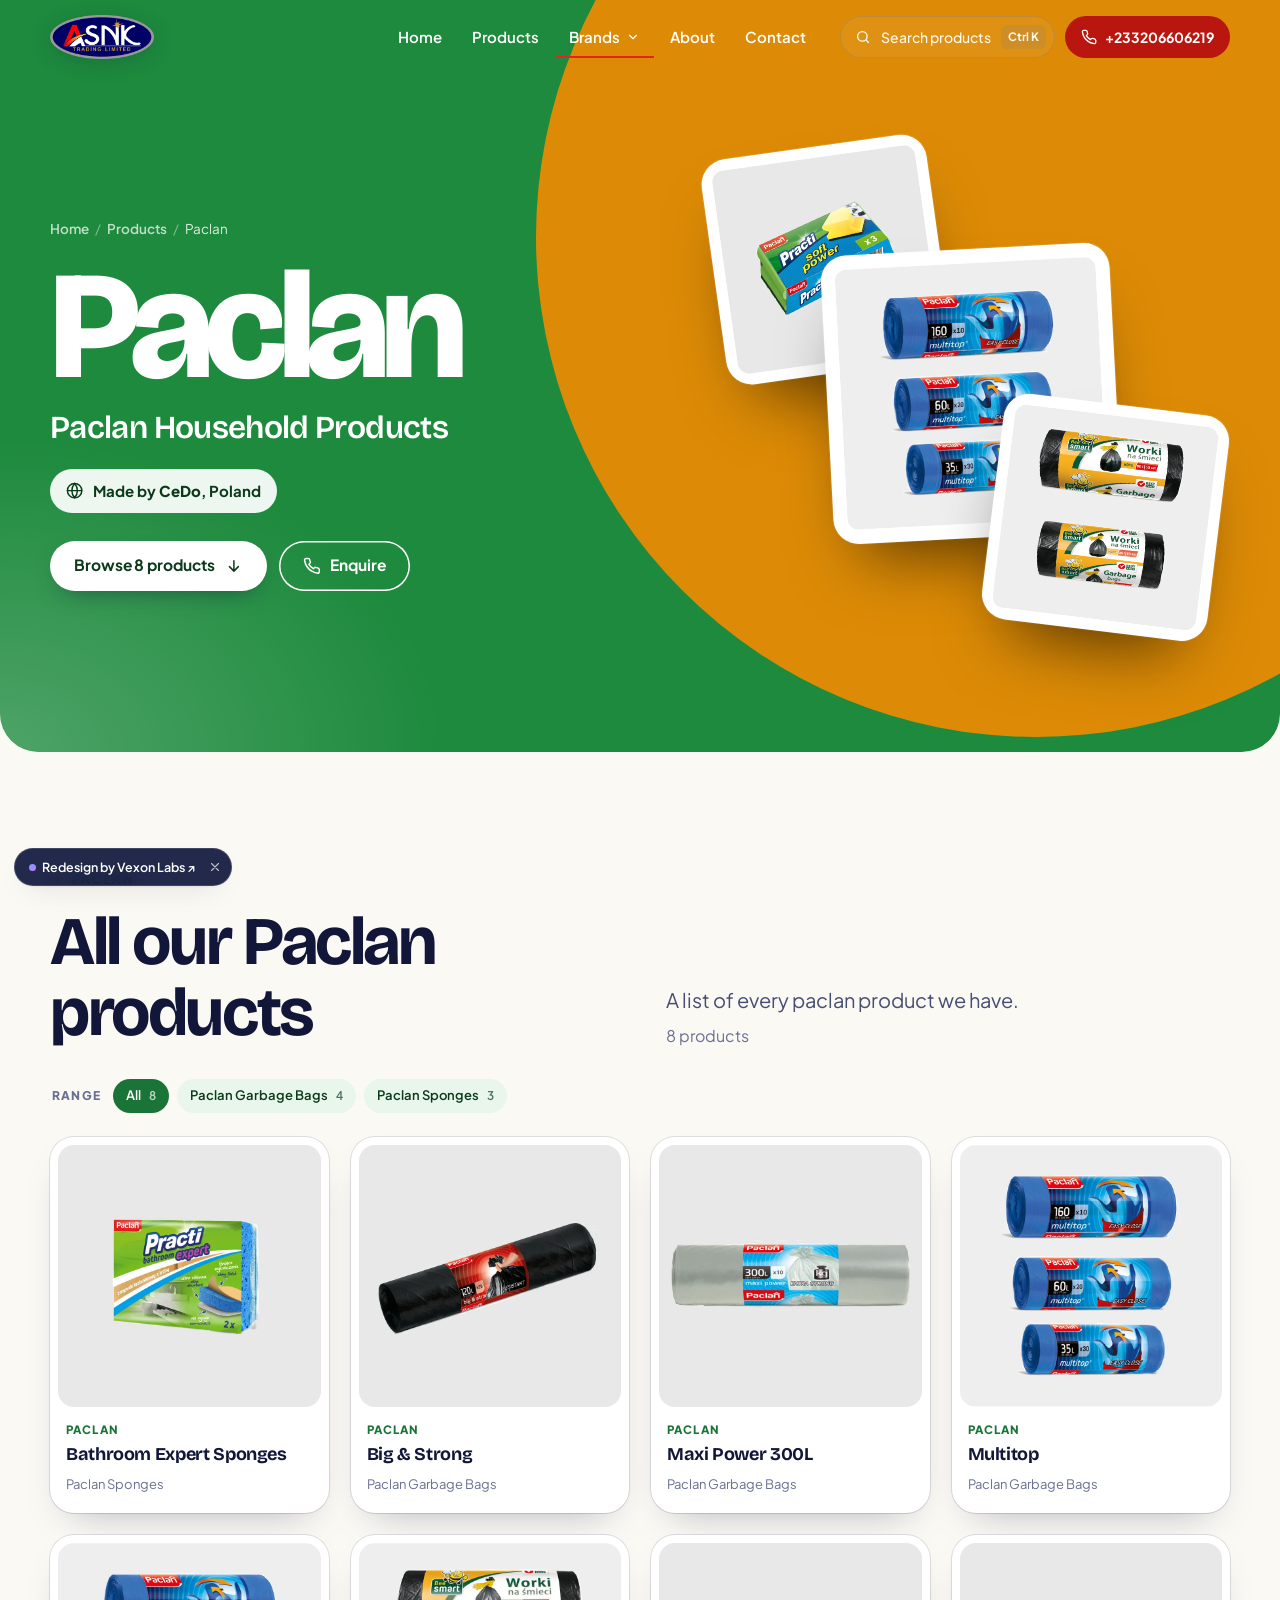
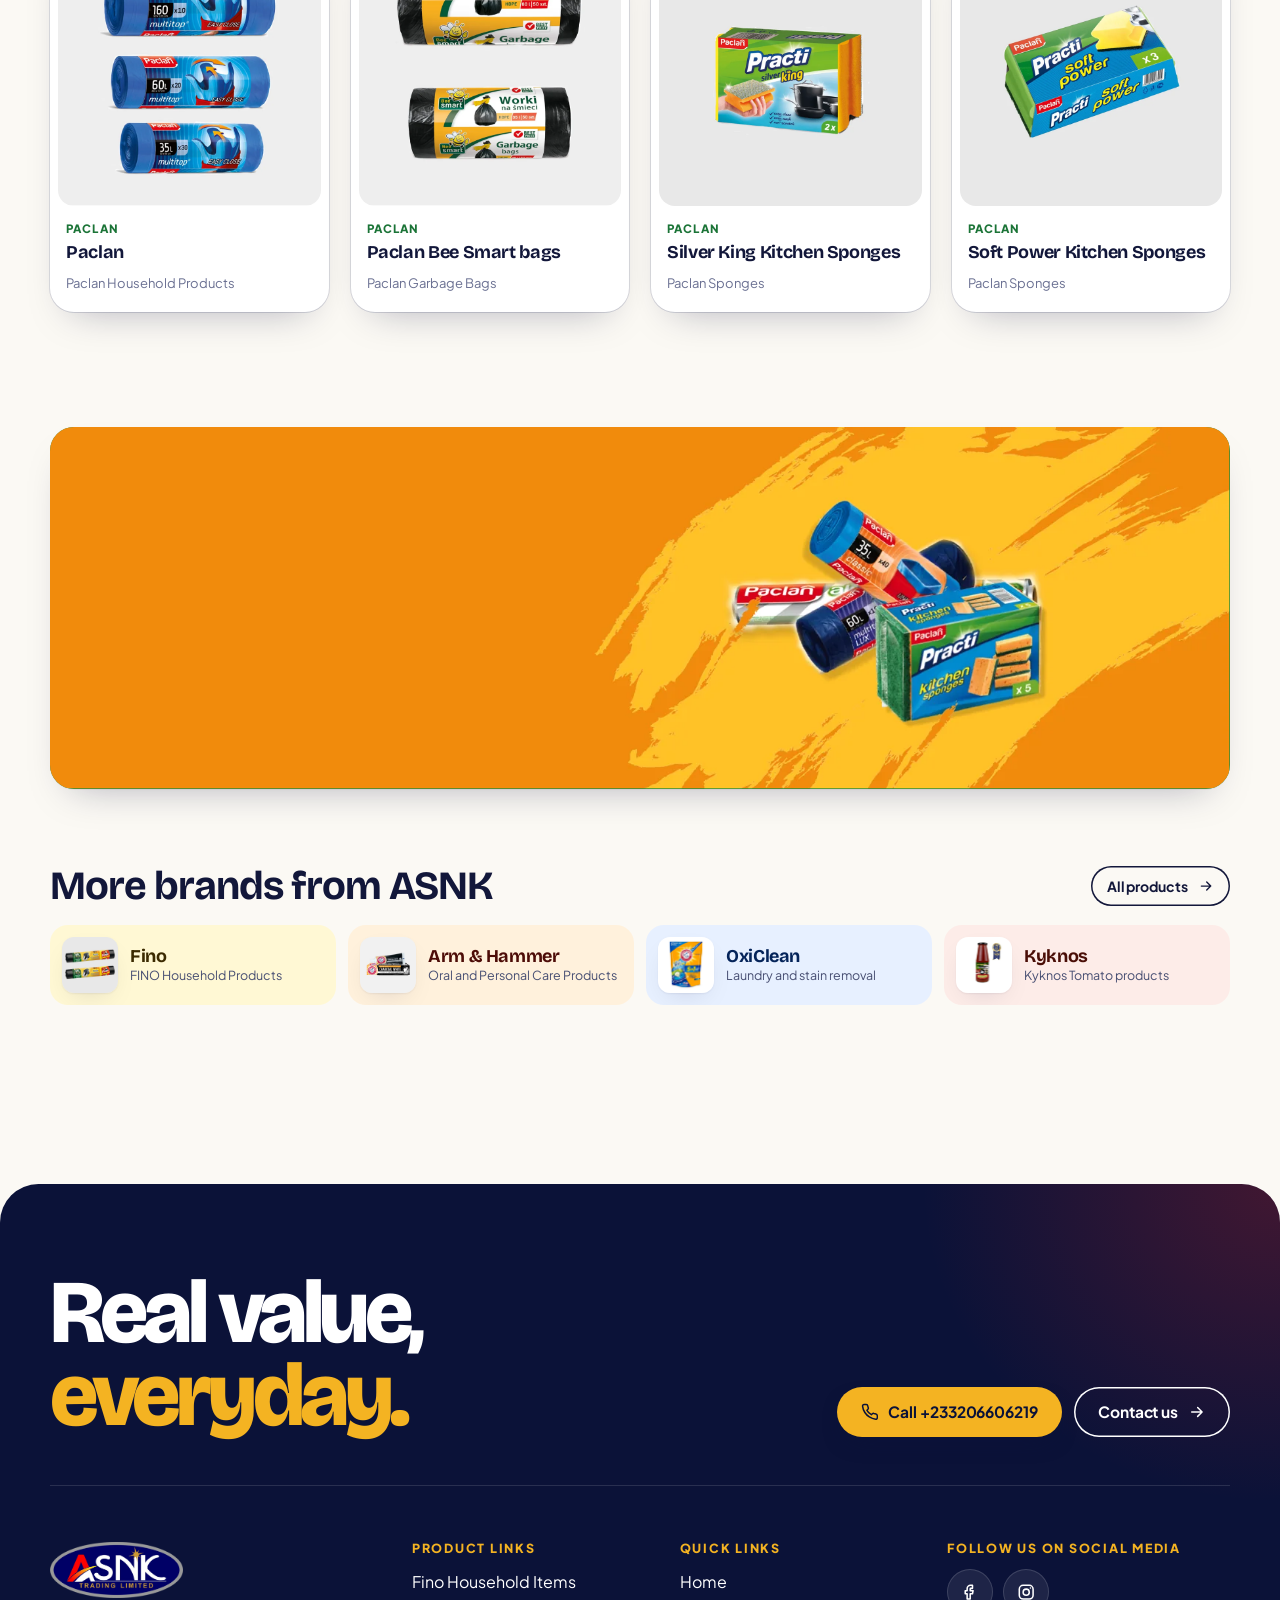
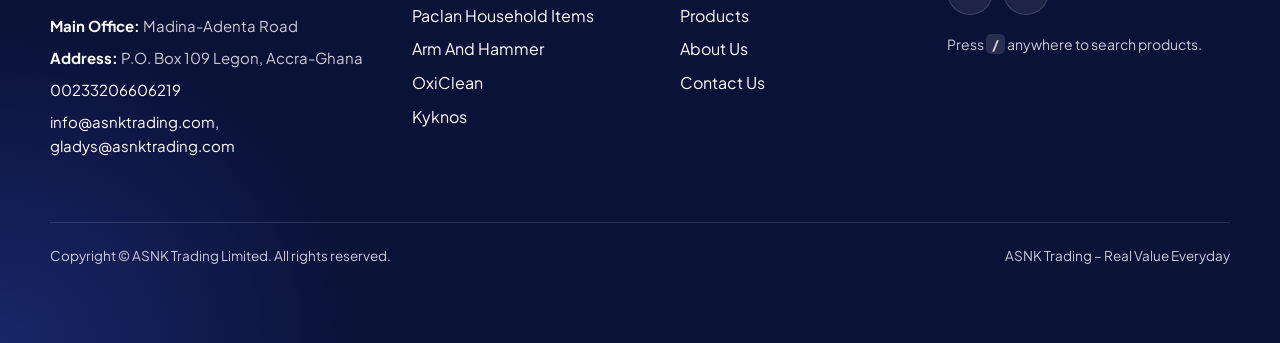
<file: brands/paclan.html>
<!doctype html>
<html lang="en-GH" class="no-js">
<head>
<meta charset="utf-8">
<meta name="viewport" content="width=device-width, initial-scale=1, viewport-fit=cover">
<title>Paclan Products | ASNK Trading – Real Value Everyday</title>
<meta name="description" content="Paclan products distributed in Ghana by ASNK Trading Limited — made by CeDo, Poland.">
<meta name="robots" content="noindex">
<link rel="canonical" href="https://asnktrading.com/paclan-household-items/">
<meta name="theme-color" content="#15205a">
<meta property="og:type" content="website">
<meta property="og:site_name" content="ASNK Trading – Real Value Everyday">
<meta property="og:title" content="Paclan Products | ASNK Trading – Real Value Everyday">
<meta property="og:description" content="Paclan products distributed in Ghana by ASNK Trading Limited — made by CeDo, Poland.">
<meta property="og:url" content="https://perryop12.github.io/vexon-labs/asnk/brands/paclan.html">
<meta property="og:image" content="https://perryop12.github.io/vexon-labs/asnk/assets/img/brand/asnk-logo.webp">
<meta name="twitter:card" content="summary">
<link rel="icon" href="../assets/img/brand/favicon.svg" type="image/svg+xml">
<link rel="preconnect" href="https://fonts.googleapis.com">
<link rel="preconnect" href="https://fonts.gstatic.com" crossorigin>
<link rel="stylesheet" href="https://fonts.googleapis.com/css2?family=Bricolage+Grotesque:opsz,wght@12..96,500..800&amp;family=Plus+Jakarta+Sans:wght@400..800&amp;display=swap">
<link rel="stylesheet" href="../assets/css/asnk.css">
<script>document.documentElement.className=document.documentElement.className.replace('no-js','js');</script>
<script src="../assets/data/products.js" defer></script>
<script src="../assets/js/asnk.js" defer></script>
</head>
<body data-root="../" data-page="brand" class="has-dark-hero th-paclan" data-brand="paclan">
<svg width="0" height="0" style="position:absolute" aria-hidden="true" focusable="false"><defs>
<symbol id="i-search" viewBox="0 0 24 24"><circle cx="11" cy="11" r="7"/><path d="m20 20-3.5-3.5"/></symbol>
<symbol id="i-phone" viewBox="0 0 24 24"><path d="M22 16.9v3a2 2 0 0 1-2.2 2 19.8 19.8 0 0 1-8.6-3.1 19.5 19.5 0 0 1-6-6A19.8 19.8 0 0 1 2.1 4.2 2 2 0 0 1 4.1 2h3a2 2 0 0 1 2 1.7c.1.9.4 1.8.7 2.7a2 2 0 0 1-.5 2.1L8 9.8a16 16 0 0 0 6 6l1.3-1.3a2 2 0 0 1 2.1-.4c.9.3 1.8.6 2.7.7a2 2 0 0 1 1.7 2z"/></symbol>
<symbol id="i-mail" viewBox="0 0 24 24"><rect x="2" y="4" width="20" height="16" rx="3"/><path d="m22 7-10 6L2 7"/></symbol>
<symbol id="i-pin" viewBox="0 0 24 24"><path d="M20 10c0 6-8 12-8 12s-8-6-8-12a8 8 0 0 1 16 0z"/><circle cx="12" cy="10" r="3"/></symbol>
<symbol id="i-arrow-right" viewBox="0 0 24 24"><path d="M5 12h14M13 6l6 6-6 6"/></symbol>
<symbol id="i-arrow-left" viewBox="0 0 24 24"><path d="M19 12H5M11 18l-6-6 6-6"/></symbol>
<symbol id="i-arrow-up" viewBox="0 0 24 24"><path d="M12 19V5M6 11l6-6 6 6"/></symbol>
<symbol id="i-arrow-up-right" viewBox="0 0 24 24"><path d="M7 17 17 7M8 7h9v9"/></symbol>
<symbol id="i-arrow-down" viewBox="0 0 24 24"><path d="M12 5v14M6 13l6 6 6-6"/></symbol>
<symbol id="i-chevron-down" viewBox="0 0 24 24"><path d="m6 9 6 6 6-6"/></symbol>
<symbol id="i-close" viewBox="0 0 24 24"><path d="M18 6 6 18M6 6l12 12"/></symbol>
<symbol id="i-eye" viewBox="0 0 24 24"><path d="M2 12s3.5-7 10-7 10 7 10 7-3.5 7-10 7S2 12 2 12z"/><circle cx="12" cy="12" r="3"/></symbol>
<symbol id="i-link" viewBox="0 0 24 24"><path d="M10 13a5 5 0 0 0 7.5.5l3-3a5 5 0 0 0-7-7l-1.7 1.7"/><path d="M14 11a5 5 0 0 0-7.5-.5l-3 3a5 5 0 0 0 7 7l1.7-1.7"/></symbol>
<symbol id="i-facebook" viewBox="0 0 24 24"><path d="M15 3h-2.5A4.5 4.5 0 0 0 8 7.5V10H5.5v4H8v7h4v-7h3l.8-4H12V7.8c0-.5.4-.8.8-.8H15z"/></symbol>
<symbol id="i-instagram" viewBox="0 0 24 24"><rect x="3" y="3" width="18" height="18" rx="5"/><circle cx="12" cy="12" r="4"/><path d="M17.5 6.5h.01"/></symbol>
<symbol id="i-star" viewBox="0 0 24 24"><path d="M12 1c.6 5.4 5.6 10.4 11 11-5.4.6-10.4 5.6-11 11-.6-5.4-5.6-10.4-11-11C6.4 11.4 11.4 6.4 12 1z"/></symbol>
<symbol id="i-check" viewBox="0 0 24 24"><path d="M20 6 9 17l-5-5"/></symbol>
<symbol id="i-alert" viewBox="0 0 24 24"><circle cx="12" cy="12" r="10"/><path d="M12 8v4M12 16h.01"/></symbol>
<symbol id="i-zoom" viewBox="0 0 24 24"><circle cx="11" cy="11" r="7"/><path d="m20 20-3.5-3.5M11 8v6M8 11h6"/></symbol>
<symbol id="i-pause" viewBox="0 0 24 24"><path d="M9 5v14M15 5v14"/></symbol>
<symbol id="i-play" viewBox="0 0 24 24"><path d="M7 4.5v15L19 12z"/></symbol>
<symbol id="i-building" viewBox="0 0 24 24"><path d="M3 21h18M5 21V5a2 2 0 0 1 2-2h10a2 2 0 0 1 2 2v16M9 7h2M13 7h2M9 11h2M13 11h2M9 15h2M13 15h2"/></symbol>
<symbol id="i-calendar" viewBox="0 0 24 24"><rect x="3" y="4" width="18" height="18" rx="3"/><path d="M16 2v4M8 2v4M3 10h18"/></symbol>
<symbol id="i-shield" viewBox="0 0 24 24"><path d="M12 22s8-4 8-10V5l-8-3-8 3v7c0 6 8 10 8 10z"/><path d="m9 12 2 2 4-4"/></symbol>
<symbol id="i-globe" viewBox="0 0 24 24"><circle cx="12" cy="12" r="10"/><path d="M2 12h20M12 2a15 15 0 0 1 0 20M12 2a15 15 0 0 0 0 20"/></symbol>
<symbol id="i-send" viewBox="0 0 24 24"><path d="M22 2 11 13M22 2l-7 20-4-9-9-4z"/></symbol>
<symbol id="i-info" viewBox="0 0 24 24"><circle cx="12" cy="12" r="10"/><path d="M12 16v-4M12 8h.01"/></symbol>
</defs></svg>
<a class="skip-link" href="#main">Skip to content</a>
<header class="site-header">
  <div class="container hdr-inner">
    <a class="logo" href="../index.html" aria-label="ASNK Trading Limited — home"><img src="../assets/img/brand/asnk-logo.webp" alt="ASNK Trading Limited" width="700" height="295"></a>
    <nav class="main-nav" aria-label="Main">
      <ul>
        <li><a href="../index.html">Home</a></li>
        <li><a href="../products.html">Products</a></li>
        <li><button class="mega-trigger" type="button" aria-expanded="false" aria-controls="mega" style="box-shadow:inset 0 -2px 0 var(--red);border-radius:0">Brands <svg class="icon " aria-hidden="true"><use href="#i-chevron-down"></use></svg></button></li>
        <li><a href="../about.html">About</a></li>
        <li><a href="../contact.html">Contact</a></li>
      </ul>
    </nav>
    <div class="hdr-actions">
      <button class="search-btn" type="button" data-open-search aria-label="Search products (shortcut: /)"><svg class="icon " aria-hidden="true"><use href="#i-search"></use></svg><span>Search products</span><kbd>⌘K</kbd></button>
      <a class="phone-pill" href="tel:+233206606219" aria-label="Call ASNK Trading on +233206606219"><svg class="icon " aria-hidden="true"><use href="#i-phone"></use></svg><span>+233206606219</span></a>
      <button class="icon-btn burger" type="button" aria-expanded="false" aria-controls="mobile-menu" aria-label="Open menu"><span class="burger-lines"><span></span><span></span></span></button>
    </div>
  </div>
  <div class="mega" id="mega" hidden>
    <div class="mega-panel">
      <a class="mega-card th-fino" href="../brands/fino.html"><strong>Fino</strong><span>Fino Household Items</span><img src="../assets/img/products/classic-line.webp" alt="" width="120" height="120" loading="lazy"></a><a class="mega-card th-paclan" href="../brands/paclan.html"><strong>Paclan</strong><span>Paclan Household Items</span><img src="../assets/img/products/multitop.webp" alt="" width="120" height="120" loading="lazy"></a><a class="mega-card th-arm-and-hammer" href="../brands/arm-and-hammer.html"><strong>Arm &amp; Hammer</strong><span>Oral and Personal Care Products</span><img src="../assets/img/products/charcoal-white-toothpaste.webp" alt="" width="120" height="120" loading="lazy"></a><a class="mega-card th-oxiclean" href="../brands/oxiclean.html"><strong>OxiClean</strong><span>Laundry and stain removal</span><img src="../assets/img/brand/oxi-power-paks.webp" alt="" width="120" height="120" loading="lazy"></a><a class="mega-card th-kyknos" href="../brands/kyknos.html"><strong>Kyknos</strong><span>Kyknos Tomato products</span><img src="../assets/img/brand/kyknos-crushed.webp" alt="" width="120" height="120" loading="lazy"></a>
      <div class="mega-aside">
        <div><p class="h-sm">All products</p><p>Browse and search the full catalogue across all five brands.</p></div>
        <a class="btn btn--gold btn--sm" href="../products.html">View catalogue <svg class="icon icon--arrow" aria-hidden="true"><use href="#i-arrow-right"></use></svg></a>
      </div>
    </div>
  </div>
</header>
<div class="mobile-menu" id="mobile-menu" role="dialog" aria-modal="true" aria-label="Menu" hidden>
  <div class="mm-top">
    <a class="logo" href="../index.html"><img src="../assets/img/brand/asnk-logo.webp" alt="ASNK Trading Limited" width="700" height="295"></a>
    <button class="icon-btn mm-close" type="button" data-mm-close aria-label="Close menu"><svg class="icon " aria-hidden="true"><use href="#i-close"></use></svg></button>
  </div>
  <ul class="mm-nav">
    <li style="--i:0"><a href="../index.html">Home <svg class="icon " aria-hidden="true"><use href="#i-arrow-right"></use></svg></a></li>
    <li style="--i:1"><a href="../products.html">Products <svg class="icon " aria-hidden="true"><use href="#i-arrow-right"></use></svg></a></li>
    <li style="--i:2" class="mm-sub"><a class="th-fino" href="../brands/fino.html"><span class="dot"></span>Fino Household Items</a></li>
    <li style="--i:3" class="mm-sub"><a class="th-paclan" href="../brands/paclan.html"><span class="dot"></span>Paclan Household Items</a></li>
    <li style="--i:4" class="mm-sub"><a class="th-arm-and-hammer" href="../brands/arm-and-hammer.html"><span class="dot"></span>Arm And Hammer</a></li>
    <li style="--i:5" class="mm-sub"><a class="th-oxiclean" href="../brands/oxiclean.html"><span class="dot"></span>OxiClean</a></li>
    <li style="--i:6" class="mm-sub"><a class="th-kyknos" href="../brands/kyknos.html"><span class="dot"></span>Kyknos</a></li>
    <li style="--i:7"><a href="../about.html">About <svg class="icon " aria-hidden="true"><use href="#i-arrow-right"></use></svg></a></li>
    <li style="--i:8"><a href="../contact.html">Contact <svg class="icon " aria-hidden="true"><use href="#i-arrow-right"></use></svg></a></li>
  </ul>
  <div class="mm-foot">
    <button class="btn btn--white" type="button" data-open-search data-mm-close><svg class="icon " aria-hidden="true"><use href="#i-search"></use></svg>Search products</button>
    <a class="btn btn--red" href="tel:+233206606219"><svg class="icon " aria-hidden="true"><use href="#i-phone"></use></svg>+233206606219</a>
    <p style="margin:6px 0 0;opacity:.75">Main Madina-Adenta Road, Ritz junction · <a href="mailto:info@asnktrading.com">info@asnktrading.com</a></p>
  </div>
</div>
<main id="main" tabindex="-1">

<section class="brand-hero" aria-labelledby="bh">
  <div class="container brand-hero-grid">
    <div>
      <nav aria-label="Breadcrumb"><ol class="crumbs"><li><a href="../index.html">Home</a></li><li><a href="../products.html">Products</a></li><li aria-current="page">Paclan</li></ol></nav>
      <h1 id="bh">Paclan</h1>
      <p class="tagline">Paclan Household Products</p>
      <span class="made"><svg class="icon " aria-hidden="true"><use href="#i-globe"></use></svg><span>Made by <b>CeDo</b>, Poland</span></span>
      <div class="hero-cta"><a class="btn btn--white" href="#range">Browse 8 products <svg class="icon " aria-hidden="true"><use href="#i-arrow-down"></use></svg></a><a class="btn btn--ghost" href="tel:+233206606219"><svg class="icon " aria-hidden="true"><use href="#i-phone"></use></svg>Enquire</a></div>
    </div>
    <div class="brand-stack stack" data-parallax><a class="float th-paclan" href="../product.html?p=multitop" style="--x:22%;--y:20%;--w:56%;--depth:20;--z:3" aria-label="Multitop"><div class="float-inner" style="--r:-3deg;--dur:7s;--delay:0s"><img src="../assets/img/products/multitop.webp" alt="" width="600" height="600" decoding="async"></div><span class="float-label" hidden>Paclan</span></a><a class="float th-paclan" href="../product.html?p=soft-power-kitchen-sponges" style="--x:0%;--y:0%;--w:44%;--depth:-14;--z:2" aria-label="Soft Power Kitchen Sponges"><div class="float-inner" style="--r:-8deg;--dur:8s;--delay:-2s"><img src="../assets/img/products/soft-power-kitchen-sponges.webp" alt="" width="600" height="600" decoding="async"></div><span class="float-label" hidden>Paclan</span></a><a class="float th-paclan" href="../product.html?p=paclan-bee-smart-bags" style="--x:54%;--y:50%;--w:44%;--depth:12;--z:4" aria-label="Paclan Bee Smart bags"><div class="float-inner" style="--r:7deg;--dur:9s;--delay:-3s"><img src="../assets/img/products/paclan-bee-smart-bags.webp" alt="" width="600" height="600" decoding="async"></div><span class="float-label" hidden>Paclan</span></a></div>
  </div>
</section>

<section class="section" id="range" aria-labelledby="range-h">
  <div class="container">
    <div class="brand-intro">
      <div><p class="eyebrow"><svg class="icon star icon--fill" aria-hidden="true"><use href="#i-star"></use></svg>Paclan</p><h2 class="h-lg" id="range-h">All our Paclan products</h2></div>
      <div><p class="lead" style="margin:0 0 8px">A list of every paclan product we have.</p><p class="muted" id="brand-count" aria-live="polite" style="margin:0">8 products</p></div>
    </div>
    <div class="chip-row chip-row--sub" id="brand-subs" role="group" aria-label="Paclan sub-categories" style="margin-bottom:22px;flex-wrap:wrap"><span class="legend">Range</span><button type="button" class="chip" data-cat="" aria-pressed="true">All <span class="count">8</span></button><button type="button" class="chip" data-cat="Paclan Garbage Bags" aria-pressed="false">Paclan Garbage Bags <span class="count">4</span></button><button type="button" class="chip" data-cat="Paclan Sponges" aria-pressed="false">Paclan Sponges <span class="count">3</span></button></div>
    <div class="grid" id="brand-grid"><article class="card th-paclan" data-slug="bathroom-expert-sponges" style="--i:0"><a class="card-link" href="../product.html?p=bathroom-expert-sponges"><div class="stage"><img src="../assets/img/products/bathroom-expert-sponges.webp" alt="Bathroom Expert Sponges" width="600" height="600" loading="lazy" decoding="async"></div><div class="card-body"><span class="card-brand">Paclan</span><h3 class="card-title">Bathroom Expert Sponges</h3><span class="card-cat">Paclan Sponges</span></div></a><button class="card-qv" type="button" data-qv="bathroom-expert-sponges" aria-label="Quick view: Bathroom Expert Sponges"><svg class="icon " aria-hidden="true"><use href="#i-eye"></use></svg></button></article><article class="card th-paclan" data-slug="big-strong" style="--i:1"><a class="card-link" href="../product.html?p=big-strong"><div class="stage"><img src="../assets/img/products/big-strong.webp" alt="Big &amp; Strong" width="600" height="600" loading="lazy" decoding="async"></div><div class="card-body"><span class="card-brand">Paclan</span><h3 class="card-title">Big &amp; Strong</h3><span class="card-cat">Paclan Garbage Bags</span></div></a><button class="card-qv" type="button" data-qv="big-strong" aria-label="Quick view: Big &amp; Strong"><svg class="icon " aria-hidden="true"><use href="#i-eye"></use></svg></button></article><article class="card th-paclan" data-slug="maxi-power-300l" style="--i:2"><a class="card-link" href="../product.html?p=maxi-power-300l"><div class="stage"><img src="../assets/img/products/maxi-power-300l.webp" alt="Maxi Power 300L" width="600" height="600" loading="lazy" decoding="async"></div><div class="card-body"><span class="card-brand">Paclan</span><h3 class="card-title">Maxi Power 300L</h3><span class="card-cat">Paclan Garbage Bags</span></div></a><button class="card-qv" type="button" data-qv="maxi-power-300l" aria-label="Quick view: Maxi Power 300L"><svg class="icon " aria-hidden="true"><use href="#i-eye"></use></svg></button></article><article class="card th-paclan" data-slug="multitop" style="--i:3"><a class="card-link" href="../product.html?p=multitop"><div class="stage"><img src="../assets/img/products/multitop.webp" alt="Multitop" width="600" height="600" loading="lazy" decoding="async"></div><div class="card-body"><span class="card-brand">Paclan</span><h3 class="card-title">Multitop</h3><span class="card-cat">Paclan Garbage Bags</span></div></a><button class="card-qv" type="button" data-qv="multitop" aria-label="Quick view: Multitop"><svg class="icon " aria-hidden="true"><use href="#i-eye"></use></svg></button></article><article class="card th-paclan" data-slug="paclan" style="--i:4"><a class="card-link" href="../product.html?p=paclan"><div class="stage"><img src="../assets/img/products/paclan.webp" alt="Paclan" width="600" height="600" loading="lazy" decoding="async"></div><div class="card-body"><span class="card-brand">Paclan</span><h3 class="card-title">Paclan</h3><span class="card-cat">Paclan Household Products</span></div></a><button class="card-qv" type="button" data-qv="paclan" aria-label="Quick view: Paclan"><svg class="icon " aria-hidden="true"><use href="#i-eye"></use></svg></button></article><article class="card th-paclan" data-slug="paclan-bee-smart-bags" style="--i:5"><a class="card-link" href="../product.html?p=paclan-bee-smart-bags"><div class="stage"><img src="../assets/img/products/paclan-bee-smart-bags.webp" alt="Paclan Bee Smart bags" width="600" height="600" loading="lazy" decoding="async"></div><div class="card-body"><span class="card-brand">Paclan</span><h3 class="card-title">Paclan Bee Smart bags</h3><span class="card-cat">Paclan Garbage Bags</span></div></a><button class="card-qv" type="button" data-qv="paclan-bee-smart-bags" aria-label="Quick view: Paclan Bee Smart bags"><svg class="icon " aria-hidden="true"><use href="#i-eye"></use></svg></button></article><article class="card th-paclan" data-slug="silver-king-kitchen-sponges" style="--i:6"><a class="card-link" href="../product.html?p=silver-king-kitchen-sponges"><div class="stage"><img src="../assets/img/products/silver-king-kitchen-sponges.webp" alt="Silver King Kitchen Sponges" width="600" height="600" loading="lazy" decoding="async"></div><div class="card-body"><span class="card-brand">Paclan</span><h3 class="card-title">Silver King Kitchen Sponges</h3><span class="card-cat">Paclan Sponges</span></div></a><button class="card-qv" type="button" data-qv="silver-king-kitchen-sponges" aria-label="Quick view: Silver King Kitchen Sponges"><svg class="icon " aria-hidden="true"><use href="#i-eye"></use></svg></button></article><article class="card th-paclan" data-slug="soft-power-kitchen-sponges" style="--i:7"><a class="card-link" href="../product.html?p=soft-power-kitchen-sponges"><div class="stage"><img src="../assets/img/products/soft-power-kitchen-sponges.webp" alt="Soft Power Kitchen Sponges" width="600" height="600" loading="lazy" decoding="async"></div><div class="card-body"><span class="card-brand">Paclan</span><h3 class="card-title">Soft Power Kitchen Sponges</h3><span class="card-cat">Paclan Sponges</span></div></a><button class="card-qv" type="button" data-qv="soft-power-kitchen-sponges" aria-label="Quick view: Soft Power Kitchen Sponges"><svg class="icon " aria-hidden="true"><use href="#i-eye"></use></svg></button></article></div>
  </div>
</section>
<section class="section section--tight" style="padding-top:0" aria-label="Paclan campaign"><div class="container"><div class="campaign" data-reveal><img src="../assets/img/brand/paclan-banner.webp" alt="Paclan garbage bags and Practi sponges" width="1600" height="491" loading="lazy"></div></div></section>
<section class="section section--tight" aria-labelledby="ob-h" style="padding-top:0">
  <div class="container">
    <div class="subhead" style="margin-top:0"><h2 class="h-md" id="ob-h">More brands from ASNK</h2><a class="btn btn--ghost btn--sm" href="../products.html">All products <svg class="icon icon--arrow" aria-hidden="true"><use href="#i-arrow-right"></use></svg></a></div>
    <div class="other-brands"><a class="shop-brand th-fino" href="../brands/fino.html"><img src="../assets/img/products/classic-line.webp" alt="" width="56" height="56" loading="lazy"><span><b>Fino</b><span>FINO Household Products</span></span></a><a class="shop-brand th-arm-and-hammer" href="../brands/arm-and-hammer.html"><img src="../assets/img/products/charcoal-white-toothpaste.webp" alt="" width="56" height="56" loading="lazy"><span><b>Arm &amp; Hammer</b><span>Oral and Personal Care Products</span></span></a><a class="shop-brand th-oxiclean" href="../brands/oxiclean.html"><img src="../assets/img/brand/oxi-power-paks.webp" alt="" width="56" height="56" loading="lazy"><span><b>OxiClean</b><span>Laundry and stain removal</span></span></a><a class="shop-brand th-kyknos" href="../brands/kyknos.html"><img src="../assets/img/brand/kyknos-crushed.webp" alt="" width="56" height="56" loading="lazy"><span><b>Kyknos</b><span>Kyknos Tomato products</span></span></a></div>
  </div>
</section>
</main>
<footer class="site-footer">
  <div class="container">
    <div class="foot-cta">
      <h2>Real value,<br><em>everyday.</em></h2>
      <div class="hero-cta"><a class="btn btn--gold" href="tel:+233206606219"><svg class="icon " aria-hidden="true"><use href="#i-phone"></use></svg>Call +233206606219</a><a class="btn btn--ghost" style="color:#fff" href="../contact.html">Contact us <svg class="icon icon--arrow" aria-hidden="true"><use href="#i-arrow-right"></use></svg></a></div>
    </div>
    <div class="foot-grid">
      <div>
        <a class="foot-logo" href="../index.html"><img src="../assets/img/brand/asnk-logo.webp" alt="ASNK Trading Limited" width="700" height="295" loading="lazy"></a>
        <p><b>Main Office:</b> Madina-Adenta Road</p>
        <p><b>Address:</b> P.O. Box 109 Legon, Accra-Ghana</p>
        <p><a href="tel:+233206606219">00233206606219</a></p>
        <p><a href="mailto:info@asnktrading.com">info@asnktrading.com</a>, <a href="mailto:gladys@asnktrading.com">gladys@asnktrading.com</a></p>
      </div>
      <nav aria-label="Product links">
        <h3>Product Links</h3>
        <ul>
          <li><a href="../brands/fino.html">Fino Household Items</a></li>
          <li><a href="../brands/paclan.html">Paclan Household Items</a></li>
          <li><a href="../brands/arm-and-hammer.html">Arm And Hammer</a></li>
          <li><a href="../brands/oxiclean.html">OxiClean</a></li>
          <li><a href="../brands/kyknos.html">Kyknos</a></li>
        </ul>
      </nav>
      <nav aria-label="Quick links">
        <h3>Quick Links</h3>
        <ul>
          <li><a href="../index.html">Home</a></li>
          <li><a href="../products.html">Products</a></li>
          <li><a href="../about.html">About Us</a></li>
          <li><a href="../contact.html">Contact Us</a></li>
        </ul>
      </nav>
      <div>
        <h3>Follow Us on Social Media</h3>
        <div class="foot-socials">
          <a href="https://www.facebook.com/asnktrading" target="_blank" rel="noopener" aria-label="ASNK Trading on Facebook"><svg class="icon " aria-hidden="true"><use href="#i-facebook"></use></svg></a>
          <a href="https://www.instagram.com/asnktrading" target="_blank" rel="noopener" aria-label="ASNK Trading on Instagram"><svg class="icon " aria-hidden="true"><use href="#i-instagram"></use></svg></a>
        </div>
        <p style="margin-top:18px;font-size:14px">Press <kbd style="font:inherit;font-weight:700;padding:1px 6px;border-radius:5px;background:rgba(255,255,255,.12)">/</kbd> anywhere to search products.</p>
      </div>
    </div>
    <div class="foot-bottom">
      <span>Copyright © ASNK Trading Limited. All rights reserved.</span>
      <span>ASNK Trading – Real Value Everyday</span>
    </div>
  </div>
</footer>
<div class="vx-pill"><a href="https://perryop12.github.io/vexon-labs/work/asnk-trading/"><span class="vx-dot" aria-hidden="true"></span>Redesign by Vexon Labs ↗</a><button type="button" aria-label="Hide Vexon Labs credit"><svg class="icon " aria-hidden="true"><use href="#i-close"></use></svg></button></div>
</body>
</html>
</file>
<file: assets/css/asnk.css>
/* ==========================================================================
   ASNK Trading Limited — site stylesheet
   Redesign by Vexon Labs. Plain CSS, no build step.
   Sections: tokens · base · layout · header/menus · buttons · cards ·
   home · catalogue · product · brand · about/contact · overlays · footer
   ========================================================================== */

/* ---------- Tokens ---------- */
:root {
  --navy: #15205a;
  --navy-2: #22348a;
  --navy-ink: #0b1238;
  --red: #e3261d;
  --red-ink: #b8160f;
  --gold: #f4b322;
  --gold-ink: #8a5a00;
  --gold-soft: #fff3d1;
  --paper: #fbf9f4;
  --paper-2: #f2eee4;
  --white: #fff;
  --ink: #12173a;
  --ink-2: #474e72;
  --ink-3: #6a7092;
  --line: rgba(21, 32, 90, .12);
  --line-2: rgba(21, 32, 90, .2);

  --radius: 24px;
  --radius-sm: 14px;
  --radius-xs: 10px;
  --shadow-1: 0 1px 2px rgba(11, 18, 56, .06), 0 10px 30px -14px rgba(11, 18, 56, .22);
  --shadow-2: 0 40px 80px -30px rgba(11, 18, 56, .45);
  --shadow-card: 0 1px 0 rgba(11, 18, 56, .04), 0 18px 40px -22px rgba(11, 18, 56, .35);

  --f-display: "Bricolage Grotesque", "Plus Jakarta Sans", system-ui, sans-serif;
  --f-body: "Plus Jakarta Sans", system-ui, -apple-system, "Segoe UI", sans-serif;
  --ease: cubic-bezier(.2, .75, .2, 1);
  --ease-spring: cubic-bezier(.34, 1.4, .5, 1);

  --container: 1260px;
  --gutter: clamp(16px, 4vw, 40px);
  --hdr-h: 74px;

  /* Default brand variables (ASNK house colours) */
  --b1: var(--navy);
  --b2: var(--gold);
  --b-strong: var(--navy);
  --b-soft: #eef0fa;
  --b-ink: var(--navy-ink);
  --b-on: #fff;
}

/* Brand colour worlds. --b-strong is text-safe (AA on white). */
.th-arm-and-hammer { --b1: #d7261e; --b2: #f6a800; --b-strong: #b41c15; --b-soft: #fff1dc; --b-ink: #4d0c07; --b-on: #fff; }
.th-oxiclean       { --b1: #0b5cc4; --b2: #ff7a00; --b-strong: #0a51ad; --b-soft: #e7f0ff; --b-ink: #05245a; --b-on: #fff; }
.th-fino           { --b1: #ffd200; --b2: #e30613; --b-strong: #c1050f; --b-soft: #fff8d4; --b-ink: #3b2a00; --b-on: #2a1d00; }
.th-paclan         { --b1: #1d8a3d; --b2: #f28c00; --b-strong: #1b7437; --b-soft: #e8f6eb; --b-ink: #0b3a1a; --b-on: #fff; }
.th-kyknos         { --b1: #d3301f; --b2: #1f5aa6; --b-strong: #b3261a; --b-soft: #fdece8; --b-ink: #4a0e07; --b-on: #fff; }

/* ---------- Base ---------- */
*, *::before, *::after { box-sizing: border-box; }
html { -webkit-text-size-adjust: 100%; scroll-padding-top: calc(var(--hdr-h) + 16px); }
@media (prefers-reduced-motion: no-preference) { html { scroll-behavior: smooth; } }
body {
  margin: 0;
  font-family: var(--f-body);
  font-size: 16px;
  line-height: 1.6;
  color: var(--ink);
  background: var(--paper);
  -webkit-font-smoothing: antialiased;
  text-rendering: optimizeLegibility;
  overflow-x: clip;
}
img, svg, video, iframe { display: block; max-width: 100%; }
img { height: auto; }
a { color: inherit; text-decoration-thickness: 1px; text-underline-offset: 3px; }
button, input, select, textarea { font: inherit; color: inherit; }
button { cursor: pointer; }
h1, h2, h3, h4 { font-family: var(--f-display); line-height: 1.04; letter-spacing: -.025em; margin: 0; font-weight: 700; }
p { margin: 0 0 1em; }
ul, ol { margin: 0; padding: 0; }
:focus-visible { outline: 3px solid var(--gold); outline-offset: 3px; border-radius: 6px; }
::selection { background: var(--gold); color: var(--navy-ink); }
[hidden] { display: none !important; }
.sr-only { position: absolute !important; width: 1px; height: 1px; padding: 0; margin: -1px; overflow: hidden; clip: rect(0 0 0 0); white-space: nowrap; border: 0; }
.skip-link { position: absolute; left: 12px; top: -60px; z-index: 200; background: var(--navy); color: #fff; padding: 10px 16px; border-radius: 10px; text-decoration: none; font-weight: 700; }
.skip-link:focus { top: 12px; }
.icon { width: 1.15em; height: 1.15em; flex: none; fill: none; stroke: currentColor; stroke-width: 2; stroke-linecap: round; stroke-linejoin: round; }
.icon--fill { fill: currentColor; stroke: none; }

/* Page transitions: native cross-document View Transitions, fade fallback */
@view-transition { navigation: auto; }
@media (prefers-reduced-motion: no-preference) {
  ::view-transition-old(root) { animation: vt-out .28s var(--ease) both; }
  ::view-transition-new(root) { animation: vt-in .42s var(--ease) both; }
  .js body { animation: page-in .5s var(--ease) backwards; }
}
@keyframes vt-out { to { opacity: 0; transform: translateY(-8px); } }
@keyframes vt-in { from { opacity: 0; transform: translateY(12px); } }
@keyframes page-in { from { opacity: 0; } }
.site-header { view-transition-name: site-header; }

/* ---------- Layout ---------- */
.container { width: 100%; max-width: var(--container); margin-inline: auto; padding-inline: var(--gutter); }
.section { padding-block: clamp(64px, 9vw, 128px); position: relative; }
.section--tight { padding-block: clamp(48px, 6vw, 80px); }
.section-head { display: flex; align-items: end; justify-content: space-between; gap: 24px; margin-bottom: clamp(28px, 4vw, 48px); flex-wrap: wrap; }
.section-head p { max-width: 520px; color: var(--ink-2); margin: 0; }
.h-xl { font-size: clamp(44px, 8.4vw, 112px); letter-spacing: -.045em; line-height: .94; }
.h-lg { font-size: clamp(34px, 5.4vw, 68px); letter-spacing: -.035em; }
.h-md { font-size: clamp(26px, 3.4vw, 40px); }
.h-sm { font-size: clamp(20px, 2.2vw, 24px); letter-spacing: -.015em; }
.lead { font-size: clamp(17px, 1.6vw, 20px); color: var(--ink-2); line-height: 1.55; max-width: 60ch; }
.eyebrow {
  display: inline-flex; align-items: center; gap: 8px;
  font-size: 12.5px; font-weight: 700; letter-spacing: .14em; text-transform: uppercase;
  color: var(--b-strong, var(--navy)); margin-bottom: 18px;
}
.eyebrow .star { width: 14px; height: 14px; color: var(--gold); }
.accent { color: var(--red); }
.muted { color: var(--ink-3); }

/* Scroll reveal (only when JS is available and motion allowed) */
@media (prefers-reduced-motion: no-preference) {
  .js [data-reveal] { opacity: 0; transform: translateY(26px); transition: opacity .8s var(--ease), transform .8s var(--ease); transition-delay: calc(var(--d, 0) * 80ms); }
  .js [data-reveal].in { opacity: 1; transform: none; }
  .js [data-reveal="fade"] { transform: none; }
  .js [data-reveal="scale"] { transform: scale(.94); }
}

/* ---------- Buttons & chips ---------- */
.btn {
  --bg: var(--navy); --fg: #fff;
  display: inline-flex; align-items: center; justify-content: center; gap: 10px;
  min-height: 50px; padding: 0 24px; border-radius: 999px; border: 0;
  background: var(--bg); color: var(--fg);
  font-weight: 700; font-size: 15.5px; text-decoration: none; letter-spacing: -.005em;
  transition: transform .25s var(--ease), box-shadow .25s var(--ease), background .25s;
  box-shadow: 0 10px 24px -12px rgba(11, 18, 56, .55);
  white-space: nowrap;
}
.btn:hover { transform: translateY(-2px); box-shadow: 0 16px 30px -12px rgba(11, 18, 56, .55); }
.btn:active { transform: translateY(0) scale(.98); }
.btn .icon { transition: transform .25s var(--ease); }
.btn:hover .icon--arrow { transform: translateX(3px); }
.btn--red { --bg: var(--red-ink); }
.btn--gold { --bg: var(--gold); --fg: var(--navy-ink); }
.btn--white { --bg: #fff; --fg: var(--navy); }
.btn--ghost { --bg: transparent; --fg: currentColor; box-shadow: inset 0 0 0 1.5px currentColor; }
.btn--ghost:hover { box-shadow: inset 0 0 0 1.5px currentColor; background: rgba(127, 127, 127, .08); }
.btn--brand { --bg: var(--b-strong); --fg: #fff; }
.btn--sm { min-height: 40px; padding: 0 16px; font-size: 14px; }
.btn--block { width: 100%; }

.chip {
  display: inline-flex; align-items: center; gap: 8px; min-height: 40px; padding: 0 16px;
  border-radius: 999px; border: 1.5px solid var(--line-2); background: #fff;
  font-weight: 600; font-size: 14px; color: var(--ink); white-space: nowrap;
  transition: background .2s, border-color .2s, color .2s, transform .2s var(--ease);
}
.chip:hover { border-color: var(--navy); }
.chip[aria-pressed="true"], .chip[aria-selected="true"] { background: var(--navy); color: #fff; border-color: var(--navy); }
.chip .count { font-size: 12px; opacity: .7; font-variant-numeric: tabular-nums; }
.chip .dot { width: 10px; height: 10px; border-radius: 50%; background: var(--b1); box-shadow: 0 0 0 2px #fff, 0 0 0 3px var(--b2); }
.chip[aria-pressed="true"] .dot { box-shadow: 0 0 0 2px var(--navy), 0 0 0 3px var(--b2); }

.tag { display: inline-flex; align-items: center; gap: 6px; font-size: 12px; font-weight: 700; letter-spacing: .04em; padding: 5px 10px; border-radius: 999px; background: var(--b-soft); color: var(--b-strong); text-decoration: none; }
a.tag:hover { background: var(--b1); color: var(--b-on); }

/* ---------- Header ---------- */
.site-header {
  position: sticky; top: 0; z-index: 60;
  transition: background .3s, box-shadow .3s, backdrop-filter .3s;
}
.hdr-inner { display: flex; align-items: center; gap: 20px; height: var(--hdr-h); transition: height .3s var(--ease); }
.site-header.is-scrolled { background: rgba(251, 249, 244, .78); -webkit-backdrop-filter: saturate(1.6) blur(16px); backdrop-filter: saturate(1.6) blur(16px); box-shadow: 0 1px 0 var(--line), 0 12px 30px -24px rgba(11, 18, 56, .4); }
.site-header.is-scrolled .hdr-inner { height: 62px; }
.has-dark-hero .site-header:not(.is-scrolled) { color: #fff; }
.logo { display: inline-flex; align-items: center; flex: none; border-radius: 999px; }
.logo img { height: 44px; width: auto; transition: height .3s var(--ease); filter: drop-shadow(0 4px 10px rgba(11, 18, 56, .18)); }
.site-header.is-scrolled .logo img { height: 38px; }
.main-nav { margin-left: auto; }
.main-nav > ul { display: flex; gap: 2px; list-style: none; }
.main-nav a, .mega-trigger {
  display: inline-flex; align-items: center; gap: 6px; height: 42px; padding: 0 14px; border-radius: 999px;
  text-decoration: none; font-weight: 600; font-size: 15px; background: none; border: 0; color: inherit;
  transition: background .2s;
}
.main-nav a:hover, .mega-trigger:hover, .mega-trigger[aria-expanded="true"] { background: rgba(127, 127, 140, .14); }
.main-nav a[aria-current="page"] { box-shadow: inset 0 -2px 0 var(--red); border-radius: 0; }
.mega-trigger .icon { width: 14px; height: 14px; transition: transform .25s var(--ease); }
.mega-trigger[aria-expanded="true"] .icon { transform: rotate(180deg); }
.hdr-actions { display: flex; align-items: center; gap: 10px; }
.search-btn {
  display: inline-flex; align-items: center; gap: 10px; height: 42px; padding: 0 8px 0 14px; border-radius: 999px;
  border: 1.5px solid currentColor; border-color: rgba(127, 127, 140, .35); background: rgba(255, 255, 255, .06);
  font-size: 14px; font-weight: 500; color: inherit; opacity: .95;
}
.search-btn:hover { border-color: currentColor; }
.search-btn kbd { font-family: var(--f-body); font-size: 11.5px; font-weight: 700; padding: 3px 7px; border-radius: 6px; background: rgba(127, 127, 140, .18); }
.phone-pill { display: inline-flex; align-items: center; gap: 8px; height: 42px; padding: 0 16px; border-radius: 999px; background: var(--red-ink); color: #fff; font-weight: 700; font-size: 14px; text-decoration: none; white-space: nowrap; transition: transform .2s var(--ease); }
.phone-pill:hover { transform: translateY(-1px); }
.icon-btn { display: inline-grid; place-items: center; width: 44px; height: 44px; border-radius: 50%; border: 0; background: rgba(127, 127, 140, .14); color: inherit; }
.burger { display: none; }
.burger span { display: block; width: 18px; height: 2px; background: currentColor; border-radius: 2px; transition: transform .3s var(--ease); }
.burger span + span { margin-top: 5px; }
.burger-lines { display: grid; }

/* Mega menu */
.mega {
  position: absolute; left: 0; right: 0; top: 100%;
  padding: 0 var(--gutter);
  color: var(--ink);
}
.mega-panel {
  max-width: calc(var(--container) - 2 * var(--gutter)); margin: 8px auto 0; background: #fff; border-radius: var(--radius);
  box-shadow: var(--shadow-2), 0 0 0 1px var(--line); padding: 18px; display: grid; grid-template-columns: repeat(5, 1fr) 1.1fr; gap: 12px;
  transform-origin: top center;
}
@media (prefers-reduced-motion: no-preference) {
  .mega:not([hidden]) .mega-panel { animation: mega-in .35s var(--ease) both; }
}
@keyframes mega-in { from { opacity: 0; transform: translateY(-8px) scale(.985); } }
.mega-card {
  position: relative; display: flex; flex-direction: column; gap: 4px; padding: 14px; border-radius: 18px; text-decoration: none;
  background: var(--b-soft); overflow: hidden; min-height: 200px; transition: transform .3s var(--ease), box-shadow .3s;
}
.mega-card:hover { transform: translateY(-3px); box-shadow: var(--shadow-1); }
.mega-card strong { font-family: var(--f-display); font-size: 20px; letter-spacing: -.02em; color: var(--b-ink); }
.mega-card span { font-size: 12.5px; color: var(--ink-2); line-height: 1.35; }
.mega-card img { position: absolute; width: 58%; right: -6%; bottom: -6%; border-radius: 14px; box-shadow: var(--shadow-1); transform: rotate(-6deg); transition: transform .4s var(--ease); }
.mega-card:hover img { transform: rotate(0) scale(1.06); }
.mega-aside { display: flex; flex-direction: column; justify-content: space-between; gap: 10px; padding: 16px; border-radius: 18px; background: var(--navy); color: #fff; }
.mega-aside p { margin: 0; font-size: 14px; opacity: .85; }
.mega-aside .h-sm { color: #fff; }

/* Mobile full-screen menu */
.mobile-menu {
  position: fixed; inset: 0; z-index: 90; background: var(--navy-ink); color: #fff;
  display: flex; flex-direction: column; padding: 16px var(--gutter) 28px; overflow-y: auto;
}
.mobile-menu::before { content: ""; position: absolute; inset: 0; background: radial-gradient(60% 40% at 90% 0%, rgba(227, 38, 29, .35), transparent 70%), radial-gradient(50% 40% at 0% 100%, rgba(244, 179, 34, .22), transparent 70%); pointer-events: none; }
.mm-top { display: flex; align-items: center; justify-content: space-between; position: relative; }
.mm-top .logo img { height: 40px; }
.mm-nav { list-style: none; margin: 28px 0 24px; position: relative; }
.mm-nav a { display: flex; align-items: center; justify-content: space-between; padding: 12px 0; font-family: var(--f-display); font-size: clamp(28px, 8vw, 40px); font-weight: 700; letter-spacing: -.03em; text-decoration: none; border-bottom: 1px solid rgba(255, 255, 255, .1); }
.mm-nav a .icon { opacity: .5; }
.mm-nav .mm-sub a { font-size: 19px; font-family: var(--f-body); font-weight: 600; letter-spacing: 0; padding: 10px 0 10px 16px; gap: 12px; justify-content: flex-start; }
.mm-nav .mm-sub a .dot { width: 10px; height: 10px; border-radius: 50%; background: var(--b1); }
.mm-foot { margin-top: auto; display: grid; gap: 10px; position: relative; font-size: 15px; }
.mm-foot a { color: #fff; }
@media (prefers-reduced-motion: no-preference) {
  .mobile-menu.open { animation: mm-in .45s var(--ease) both; }
  .mobile-menu.open .mm-nav > li { animation: mm-item .55s var(--ease) both; animation-delay: calc(var(--i) * 45ms + 80ms); }
}
@keyframes mm-in { from { clip-path: circle(0% at calc(100% - 40px) 36px); } to { clip-path: circle(150% at calc(100% - 40px) 36px); } }
@keyframes mm-item { from { opacity: 0; transform: translateY(18px); } }

@media (max-width: 1080px) {
  .search-btn span, .search-btn kbd { display: none; }
  .search-btn { width: 44px; height: 44px; padding: 0; justify-content: center; border-radius: 50%; }
  .main-nav a, .mega-trigger { padding: 0 10px; }
}
@media (max-width: 900px) {
  .main-nav, .phone-pill span { display: none; }
  .phone-pill { width: 44px; height: 44px; padding: 0; justify-content: center; border-radius: 50%; }
  .burger { display: inline-grid; }
  .hdr-actions { margin-left: auto; }
  .logo img { height: 38px; }
  :root { --hdr-h: 64px; }
  .site-header.is-scrolled .hdr-inner { height: 58px; }
}

/* ---------- Product cards ---------- */
.grid { display: grid; gap: clamp(12px, 2vw, 22px); grid-template-columns: repeat(auto-fill, minmax(min(100%, 230px), 1fr)); }
@media (max-width: 560px) { .grid { grid-template-columns: repeat(2, minmax(0, 1fr)); gap: 12px; } }
.card {
  position: relative; background: #fff; border-radius: var(--radius); box-shadow: var(--shadow-card), 0 0 0 1px var(--line);
  transition: transform .45s var(--ease), box-shadow .45s var(--ease); isolation: isolate; min-width: 0;
}
.card:hover { transform: translateY(-6px); box-shadow: 0 30px 50px -28px rgba(11, 18, 56, .45), 0 0 0 1px var(--line); }
.card-link { display: flex; flex-direction: column; height: 100%; text-decoration: none; border-radius: inherit; }
.card-link:focus-visible { outline-offset: 4px; }
.stage { position: relative; aspect-ratio: 1; overflow: hidden; border-radius: calc(var(--radius) - 8px); margin: 8px 8px 0; background: #f3f2ef; }
.stage::after { content: ""; position: absolute; inset: auto 0 0; height: 5px; background: linear-gradient(90deg, var(--b1), var(--b2)); transform: scaleX(0); transform-origin: left; transition: transform .5s var(--ease); }
.card:hover .stage::after { transform: scaleX(1); }
.stage img { width: 100%; height: 100%; object-fit: cover; transition: transform .7s var(--ease), opacity .5s; }
.card:hover .stage img { transform: scale(1.07); }
/* Skeleton shimmer until the image has loaded */
.js .stage:not(.is-loaded) { background: linear-gradient(100deg, #efeee9 30%, #f8f7f3 50%, #efeee9 70%) 0 0 / 300% 100%; animation: shimmer 1.4s linear infinite; }
.js .stage:not(.is-loaded) img { opacity: 0; }
@keyframes shimmer { to { background-position: -150% 0; } }
.card-body { padding: 14px 16px 18px; display: flex; flex-direction: column; gap: 4px; flex: 1; }
.card-brand { font-size: 11.5px; font-weight: 800; letter-spacing: .1em; text-transform: uppercase; color: var(--b-strong); }
.card-title { font-family: var(--f-display); font-size: 18px; line-height: 1.15; letter-spacing: -.02em; font-weight: 700; color: var(--ink); }
.card-cat { font-size: 13px; color: var(--ink-3); margin-top: auto; padding-top: 6px; }
.card-qv {
  position: absolute; top: 16px; right: 16px; z-index: 2; width: 40px; height: 40px; border-radius: 50%; border: 0;
  display: grid; place-items: center; background: rgba(255, 255, 255, .92); color: var(--navy); box-shadow: var(--shadow-1);
  opacity: 0; transform: translateY(-6px) scale(.9); transition: opacity .25s, transform .3s var(--ease);
}
.card:hover .card-qv, .card-qv:focus-visible { opacity: 1; transform: none; }
@media (hover: none) { .card-qv { opacity: 1; transform: none; width: 36px; height: 36px; top: 14px; right: 14px; } }
@media (max-width: 560px) { .card-body { padding: 10px 12px 14px; } .card-title { font-size: 15.5px; } .card-cat { font-size: 12px; } .card-brand { font-size: 10.5px; } }
@media (prefers-reduced-motion: no-preference) {
  .card.pop { animation: pop .5s var(--ease) both; animation-delay: calc(min(var(--i, 0), 12) * 35ms); }
}
@keyframes pop { from { opacity: 0; transform: translateY(16px) scale(.97); } }

/* Horizontal rails */
.rail-wrap { position: relative; }
.rail { display: grid; grid-auto-flow: column; grid-auto-columns: minmax(220px, 260px); gap: 18px; overflow-x: auto; scroll-snap-type: x mandatory; padding: 6px 4px 26px; margin: 0 -4px; scrollbar-width: thin; scrollbar-color: var(--line-2) transparent; overscroll-behavior-x: contain; }
.rail > * { scroll-snap-align: start; }
@media (max-width: 560px) { .rail { grid-auto-columns: 72%; gap: 12px; } }
.rail-nav { display: flex; gap: 8px; }
.rail-nav button { width: 46px; height: 46px; border-radius: 50%; border: 1.5px solid var(--line-2); background: #fff; display: grid; place-items: center; transition: background .2s, color .2s; }
.rail-nav button:hover:not(:disabled) { background: var(--navy); color: #fff; }
.rail-nav button:disabled { opacity: .35; cursor: default; }

/* ---------- Home: hero ---------- */
.hero-shell { padding: 0 clamp(8px, 1.4vw, 16px); margin-top: calc(var(--hdr-h) * -1); }
.hero {
  position: relative; overflow: hidden; border-radius: 0 0 clamp(24px, 3vw, 40px) clamp(24px, 3vw, 40px);
  background: var(--navy-ink); color: #fff; padding-top: var(--hdr-h); isolation: isolate;
}
.hero::before { /* glow field */
  content: ""; position: absolute; inset: -20%; z-index: -2;
  background:
    radial-gradient(38% 42% at 78% 38%, rgba(34, 52, 138, .95), transparent 70%),
    radial-gradient(30% 30% at 92% 88%, rgba(227, 38, 29, .55), transparent 70%),
    radial-gradient(26% 30% at 60% 100%, rgba(244, 179, 34, .35), transparent 70%),
    radial-gradient(40% 50% at 0% 0%, rgba(34, 52, 138, .6), transparent 70%);
}
.hero::after { /* fine grid */
  content: ""; position: absolute; inset: 0; z-index: -1; opacity: .35;
  background-image: linear-gradient(rgba(255, 255, 255, .06) 1px, transparent 1px), linear-gradient(90deg, rgba(255, 255, 255, .06) 1px, transparent 1px);
  background-size: 56px 56px; mask-image: radial-gradient(80% 70% at 50% 40%, #000, transparent 85%); -webkit-mask-image: radial-gradient(80% 70% at 50% 40%, #000, transparent 85%);
}
.hero-grid { display: grid; grid-template-columns: 1.05fr 1fr; gap: clamp(24px, 4vw, 64px); align-items: center; min-height: min(860px, calc(100svh - 20px)); padding-block: clamp(40px, 6vw, 80px) clamp(56px, 7vw, 96px); }
.hero .eyebrow { color: var(--gold); }
.hero h1 { font-size: clamp(52px, 9.2vw, 132px); line-height: .9; letter-spacing: -.05em; font-weight: 800; }
.hero h1 .line { display: block; }
.hero h1 em { font-style: normal; color: var(--gold); position: relative; display: inline-block; }
.hero h1 em svg { position: absolute; left: -2%; right: 0; bottom: -.14em; width: 104%; height: .28em; color: var(--red); }
.hero .lead { color: rgba(255, 255, 255, .78); margin: 26px 0 34px; max-width: 34em; }
.hero-cta { display: flex; flex-wrap: wrap; gap: 12px; }
.hero-meta { display: flex; flex-wrap: wrap; gap: 10px 22px; margin-top: 36px; font-size: 14px; color: rgba(255, 255, 255, .7); }
.hero-meta span { display: inline-flex; align-items: center; gap: 8px; }
.hero-meta .icon { color: var(--gold); }
@media (prefers-reduced-motion: no-preference) {
  .hero h1 .line { animation: rise 1s var(--ease) both; animation-delay: calc(var(--i) * 110ms + 100ms); }
  .hero .lead, .hero-cta, .hero-meta, .hero .eyebrow { animation: rise .9s var(--ease) both; animation-delay: .45s; }
  .hero .eyebrow { animation-delay: 0s; }
  .hero-cta { animation-delay: .55s; } .hero-meta { animation-delay: .65s; }
  .hero h1 em svg path { stroke-dasharray: 400; stroke-dashoffset: 400; animation: draw 1.2s .8s var(--ease) forwards; }
}
@keyframes rise { from { opacity: 0; transform: translateY(30px); } }
@keyframes draw { to { stroke-dashoffset: 0; } }

/* Floating packshot composition */
.stack { position: relative; aspect-ratio: 1 / 1; width: 100%; max-width: 620px; margin-inline: auto; --px: 0; --py: 0; }
.stack .ring { position: absolute; inset: 9%; border-radius: 50%; border: 1px dashed rgba(255, 255, 255, .18); }
.stack .ring--2 { inset: 22%; border-style: solid; border-color: rgba(244, 179, 34, .22); }
.float { position: absolute; width: var(--w); left: var(--x); top: var(--y); z-index: var(--z, 1);
  transform: translate3d(calc(var(--px) * var(--depth) * 1px), calc(var(--py) * var(--depth) * 1px), 0); transition: transform .6s var(--ease); }
.float-inner { background: #fff; border-radius: clamp(16px, 2vw, 26px); padding: 5%; box-shadow: 0 40px 70px -30px rgba(0, 0, 0, .65), 0 0 0 1px rgba(255, 255, 255, .1); transform: rotate(var(--r)); }
.float-inner img { border-radius: 12px; aspect-ratio: 1; object-fit: cover; }
.float-label { position: absolute; left: 50%; bottom: -14px; transform: translateX(-50%); background: var(--b-strong); color: #fff; font-size: 11.5px; font-weight: 800; letter-spacing: .08em; text-transform: uppercase; padding: 6px 12px; border-radius: 999px; white-space: nowrap; box-shadow: 0 8px 18px -8px rgba(0, 0, 0, .5); }
@media (prefers-reduced-motion: no-preference) {
  .float-inner { animation: bob var(--dur, 7s) ease-in-out infinite alternate; animation-delay: var(--delay, 0s); }
  .stack .ring { animation: spin 60s linear infinite; }
}
@keyframes bob { from { transform: rotate(var(--r)) translateY(-8px); } to { transform: rotate(calc(var(--r) * -.4)) translateY(10px); } }
@keyframes spin { to { transform: rotate(360deg); } }
.sparkle { position: absolute; color: var(--gold); width: var(--s, 28px); height: var(--s, 28px); left: var(--x); top: var(--y); filter: drop-shadow(0 0 12px rgba(244, 179, 34, .7)); }
@media (prefers-reduced-motion: no-preference) { .sparkle { animation: twinkle 3.2s ease-in-out infinite; animation-delay: var(--delay, 0s); } }
@keyframes twinkle { 50% { transform: scale(.6) rotate(45deg); opacity: .5; } }

@media (max-width: 900px) {
  .hero-grid { grid-template-columns: 1fr; min-height: 0; padding-top: 28px; gap: 8px; }
  .stack { max-width: 460px; margin-top: 8px; }
}
@media (max-width: 900px) { .hero-meta span:last-child { display: none; } }
@media (max-width: 480px) {
  .hero h1 { font-size: clamp(48px, 15vw, 64px); }
  .hero-cta .btn { flex: 1 1 auto; }
}

/* Marquee */
.marquee { overflow: hidden; padding-block: clamp(22px, 3vw, 34px); border-bottom: 1px solid var(--line); mask-image: linear-gradient(90deg, transparent, #000 8%, #000 92%, transparent); -webkit-mask-image: linear-gradient(90deg, transparent, #000 8%, #000 92%, transparent); }
.marquee-track { display: flex; width: max-content; gap: 0; }
.marquee-group { display: flex; align-items: center; gap: clamp(28px, 4vw, 56px); padding-right: clamp(28px, 4vw, 56px); flex: none; }
.marquee a, .marquee span.mq-item { font-family: var(--f-display); font-size: clamp(30px, 5vw, 64px); font-weight: 800; letter-spacing: -.04em; text-decoration: none; color: var(--b-strong); line-height: 1; white-space: nowrap; transition: color .2s; }
.marquee a:hover { color: var(--ink); }
.marquee .mq-star { width: clamp(18px, 2.4vw, 30px); height: clamp(18px, 2.4vw, 30px); color: var(--gold); flex: none; }
.marquee--small a, .marquee--small span.mq-item { font-size: clamp(18px, 2.2vw, 26px); font-family: var(--f-body); font-weight: 600; letter-spacing: -.01em; color: var(--ink-2); }
.marquee--small { padding-block: 16px; background: var(--white); }
@media (prefers-reduced-motion: no-preference) {
  .marquee-track { animation: marquee var(--speed, 40s) linear infinite; }
  .marquee--reverse .marquee-track { animation-direction: reverse; }
  .marquee:hover .marquee-track, .marquee:focus-within .marquee-track { animation-play-state: paused; }
}
@media (prefers-reduced-motion: reduce) { .marquee-group[aria-hidden="true"] { display: none; } .marquee-track { width: auto; flex-wrap: wrap; justify-content: center; } }
@keyframes marquee { to { transform: translateX(-50%); } }

/* Spotlight slider (recreates the old home slider) */
.slider { position: relative; border-radius: clamp(24px, 3vw, 36px); overflow: hidden; background: var(--b1); color: var(--b-on); transition: background .6s var(--ease); isolation: isolate; }
.slides { display: grid; }
.slide { grid-area: 1 / 1; display: grid; grid-template-columns: minmax(0, .9fr) minmax(0, 1.1fr); align-items: center; min-height: clamp(380px, 38vw, 520px); visibility: hidden; opacity: 0; transition: opacity .7s var(--ease), visibility 0s .7s; }
.slide.is-active { visibility: visible; opacity: 1; transition: opacity .7s var(--ease); }
.slide-copy { padding: clamp(28px, 5vw, 72px); position: relative; z-index: 2; }
.slide-copy .kicker { font-size: 13px; font-weight: 800; letter-spacing: .14em; text-transform: uppercase; opacity: .85; }
.slide-copy h3 { font-size: clamp(54px, 8vw, 116px); font-weight: 800; letter-spacing: -.05em; line-height: .9; margin: 10px 0 12px; }
.slide-copy p { font-size: clamp(17px, 1.8vw, 22px); font-weight: 600; max-width: 22ch; margin-bottom: 26px; }
.slide-media { position: relative; height: 100%; min-height: inherit; }
.slide-media > img { position: absolute; inset: 0; width: 100%; height: 100%; object-fit: cover; object-position: right center; }
.slide--fino .slide-media > img { object-position: 88% 50%; }
.slide--paclan .slide-media > img { object-position: 85% 50%; }
.slide .btn { --bg: var(--b-ink); --fg: #fff; }
.slide--fino .btn { --bg: var(--b2); }
.slide-pack { position: absolute; inset: 0; display: grid; place-items: center; }
.slide-pack .fan { position: relative; width: min(80%, 460px); aspect-ratio: 1.3; }
.slide-pack .fan img { position: absolute; width: 50%; border-radius: 18px; box-shadow: 0 30px 60px -25px rgba(0, 0, 0, .55); }
.slide-pack .fan img:nth-child(1) { left: 0; top: 14%; transform: rotate(-9deg); }
.slide-pack .fan img:nth-child(2) { left: 25%; top: 0; z-index: 2; }
.slide-pack .fan img:nth-child(3) { right: 0; top: 16%; transform: rotate(9deg); }
.slider-ui { position: absolute; left: clamp(28px, 5vw, 72px); bottom: clamp(20px, 3vw, 36px); z-index: 3; display: flex; align-items: center; gap: 14px; }
.slider-dots { display: flex; gap: 8px; }
.slider-dots button { position: relative; width: 44px; height: 30px; border: 0; background: none; padding: 0; }
.slider-dots button::before { content: ""; position: absolute; left: 0; right: 0; top: 50%; height: 4px; margin-top: -2px; border-radius: 4px; background: currentColor; opacity: .3; }
.slider-dots button span { position: absolute; left: 0; top: 50%; height: 4px; margin-top: -2px; border-radius: 4px; background: currentColor; width: 0; }
.slider-dots button[aria-current="true"] span { width: 100%; }
@media (prefers-reduced-motion: no-preference) { .slider.is-playing .slider-dots button[aria-current="true"] span { animation: progress var(--slide-ms, 6000ms) linear both; } }
@keyframes progress { from { width: 0; } to { width: 100%; } }
.slider-toggle { width: 38px; height: 38px; border-radius: 50%; border: 1.5px solid currentColor; background: none; display: grid; place-items: center; opacity: .8; }
@media (max-width: 760px) {
  .slide { grid-template-columns: 1fr; align-items: start; }
  .slide-copy { padding: 28px 22px 8px; }
  .slide-copy p { margin-bottom: 18px; }
  .slide-media { min-height: 0; aspect-ratio: 1.25; }
  .slide--fino .slide-media > img { object-position: 92% 50%; }
  .slide-copy .btn { margin-bottom: 44px; }
  .slider-ui { left: 22px; bottom: auto; top: 250px; }
}

/* Brand worlds */
.worlds { display: grid; grid-template-columns: repeat(6, 1fr); gap: clamp(12px, 1.6vw, 20px); }
.world { grid-column: span 2; position: relative; min-height: 380px; border-radius: var(--radius); overflow: hidden; text-decoration: none; background: var(--b-soft); color: var(--b-ink); padding: clamp(22px, 2.4vw, 32px); display: flex; flex-direction: column; isolation: isolate; transform-style: preserve-3d; transition: transform .5s var(--ease), box-shadow .5s var(--ease); box-shadow: 0 0 0 1px rgba(0, 0, 0, .04); --rx: 0deg; --ry: 0deg; transform: perspective(900px) rotateX(var(--rx)) rotateY(var(--ry)); }
.world:nth-child(1), .world:nth-child(2) { grid-column: span 3; min-height: 440px; }
.world:hover { box-shadow: var(--shadow-2); }
.world::before { content: ""; position: absolute; width: 90%; aspect-ratio: 1; right: -30%; bottom: -40%; border-radius: 50%; background: var(--b1); z-index: -1; transition: transform .8s var(--ease); }
.world::after { content: ""; position: absolute; width: 38%; aspect-ratio: 1; right: 40%; bottom: -22%; border-radius: 50%; background: var(--b2); opacity: .9; z-index: -1; transition: transform .8s var(--ease); }
.world:hover::before { transform: scale(1.12); }
.world:hover::after { transform: translate(-10%, -10%) scale(1.1); }
.world .kicker { font-size: 12px; font-weight: 800; letter-spacing: .12em; text-transform: uppercase; color: var(--b-strong); }
.world h3 { font-size: clamp(38px, 4.4vw, 60px); font-weight: 800; letter-spacing: -.045em; margin: 8px 0 8px; }
.world p { font-weight: 600; max-width: 24ch; margin-bottom: 6px; font-size: 16px; }
.world .made { font-size: 13.5px; opacity: .8; font-weight: 500; }
.world .packs { position: absolute; right: clamp(14px, 2vw, 26px); bottom: clamp(14px, 2vw, 26px); width: 58%; height: 52%; }
.world .packs img { position: absolute; width: 58%; border-radius: 16px; background: #fff; box-shadow: 0 24px 40px -20px rgba(0, 0, 0, .5); transition: transform .6s var(--ease); }
.world .packs img:nth-child(1) { right: 34%; bottom: 6%; transform: rotate(-8deg); }
.world .packs img:nth-child(2) { right: 0; bottom: 18%; transform: rotate(6deg); z-index: 2; }
.world:hover .packs img:nth-child(1) { transform: rotate(-14deg) translate(-10px, -8px); }
.world:hover .packs img:nth-child(2) { transform: rotate(10deg) translate(6px, -14px); }
.world .view { margin-top: auto; display: inline-flex; align-items: center; gap: 8px; align-self: flex-start; font-weight: 800; font-size: 15px; background: #fff; color: var(--b-ink); border-radius: 999px; padding: 10px 16px; box-shadow: var(--shadow-1); position: relative; z-index: 3; }
.world .view .icon { transition: transform .25s var(--ease); }
.world:hover .view .icon { transform: translateX(4px); }
.world:nth-child(n+3) .packs { width: 52%; height: 44%; }
.world .count { position: absolute; top: clamp(22px, 2.4vw, 32px); right: clamp(22px, 2.4vw, 32px); font-size: 12.5px; font-weight: 700; background: rgba(255, 255, 255, .8); padding: 6px 10px; border-radius: 999px; }
@media (max-width: 1000px) { .worlds { grid-template-columns: repeat(2, 1fr); } .world, .world:nth-child(1), .world:nth-child(2) { grid-column: span 1; min-height: 360px; } .world:nth-child(5) { grid-column: span 2; } }
@media (max-width: 640px) {
  .worlds { display: flex; overflow-x: auto; scroll-snap-type: x mandatory; margin-inline: calc(var(--gutter) * -1); padding: 4px var(--gutter) 20px; scroll-padding-inline: var(--gutter); scrollbar-width: none; }
  .worlds::-webkit-scrollbar { display: none; }
  .world, .world:nth-child(1), .world:nth-child(2), .world:nth-child(5) { flex: 0 0 84%; min-height: 400px; scroll-snap-align: start; }
}

/* Products block (latest + tabs) */
.latest { display: grid; grid-template-columns: 1.3fr 1fr 1fr; grid-template-rows: auto auto; gap: clamp(12px, 2vw, 22px); }
.latest .card:first-child { grid-row: span 2; }
.latest .card:first-child .card-title { font-size: clamp(22px, 2.4vw, 30px); }
.latest .card:nth-child(4) { grid-column: 2 / span 2; }
.latest .card:nth-child(4) .card-link { flex-direction: row; align-items: center; }
.latest .card:nth-child(4) .stage { width: 42%; flex: none; margin: 8px; }
@media (max-width: 860px) {
  .latest { grid-template-columns: 1fr 1fr; }
  .latest .card:first-child { grid-row: auto; grid-column: span 2; }
  .latest .card:first-child .card-link { flex-direction: row; align-items: center; }
  .latest .card:first-child .stage { width: 46%; flex: none; margin: 8px; }
  .latest .card:nth-child(4) { grid-column: span 2; }
}
@media (max-width: 480px) {
  .latest .card:first-child .card-title { font-size: 19px; }
}
.tabs { display: flex; gap: 8px; overflow-x: auto; padding: 4px 2px 12px; scrollbar-width: none; margin-bottom: 8px; }
.tabs::-webkit-scrollbar { display: none; }
.tabs .chip { min-height: 46px; padding: 0 20px; font-size: 15px; }
.tabs .chip[aria-selected="true"] { background: var(--b-strong); border-color: var(--b-strong); color: #fff; }
.tabpanel { outline: none; }
.subhead { display: flex; align-items: center; justify-content: space-between; gap: 16px; margin: clamp(56px, 7vw, 88px) 0 18px; flex-wrap: wrap; }

/* Spotlights */
.spot { border-radius: clamp(24px, 3vw, 40px); overflow: hidden; position: relative; isolation: isolate; }
.spot-grid { display: grid; grid-template-columns: 1fr 1fr; gap: clamp(24px, 4vw, 64px); align-items: center; padding: clamp(32px, 6vw, 88px); }
.spot--kyknos { background: #b3261a; color: #fff; }
.spot--kyknos::before { content: ""; position: absolute; inset: 0; z-index: -1; background: radial-gradient(50% 60% at 85% 20%, #e2452f, transparent 70%), radial-gradient(40% 50% at 10% 100%, rgba(31, 90, 166, .75), transparent 70%); }
.spot--kyknos::after { /* Mediterranean wave band */
  content: ""; position: absolute; left: 0; right: 0; bottom: 0; height: 26px; z-index: -1; opacity: .25;
  background: repeating-linear-gradient(90deg, #fff 0 12px, transparent 12px 24px);
}
.spot .eyebrow { color: var(--gold); }
.spot h2 { color: inherit; }
.spot .lead { color: rgba(255, 255, 255, .85); }
.feat-list { list-style: none; display: grid; gap: 12px; margin: 28px 0 32px; }
.feat-list li { display: grid; grid-template-columns: 36px 1fr; gap: 12px; align-items: start; }
.feat-list .num { width: 36px; height: 36px; border-radius: 50%; background: rgba(255, 255, 255, .14); display: grid; place-items: center; font-weight: 800; font-size: 14px; }
.feat-list strong { display: block; font-family: var(--f-display); font-size: 18px; letter-spacing: -.01em; }
.feat-list span { font-size: 15px; opacity: .85; }
.cans { position: relative; aspect-ratio: 1; max-width: 520px; margin-inline: auto; width: 100%; }
.cans .can { position: absolute; width: 60%; border-radius: 28px; background: #fff; padding: 4%; box-shadow: 0 50px 80px -30px rgba(0, 0, 0, .6); }
.cans .can:nth-child(1) { left: 0; top: 4%; transform: rotate(-6deg); }
.cans .can:nth-child(2) { right: 0; bottom: 2%; transform: rotate(5deg); }
.cans .badge { position: absolute; left: 44%; top: 42%; z-index: 3; width: 112px; height: 112px; border-radius: 50%; background: var(--gold); color: var(--navy-ink); display: grid; place-items: center; text-align: center; font-weight: 800; font-size: 13px; line-height: 1.15; box-shadow: 0 20px 40px -14px rgba(0, 0, 0, .5); }
@media (prefers-reduced-motion: no-preference) { .cans .badge { animation: spin 22s linear infinite; } }
.cans .badge span { display: block; }
.spot--oxi { background: #0a51ad; color: #fff; }
.spot--oxi::before { content: ""; position: absolute; inset: 0; z-index: -1; background: radial-gradient(40% 50% at 10% 10%, rgba(255, 122, 0, .45), transparent 70%), radial-gradient(60% 60% at 100% 100%, #0b6be0, transparent 70%); }
.bubbles span { position: absolute; border-radius: 50%; border: 2px solid rgba(255, 255, 255, .25); background: radial-gradient(circle at 30% 30%, rgba(255, 255, 255, .35), transparent 60%); width: var(--s); height: var(--s); left: var(--x); bottom: -60px; z-index: -1; }
@media (prefers-reduced-motion: no-preference) { .bubbles span { animation: bubble var(--t, 12s) linear infinite; animation-delay: var(--d, 0s); } }
@keyframes bubble { to { transform: translateY(-900px) translateX(30px); opacity: 0; } }
.oxi-stats { display: grid; grid-template-columns: repeat(3, 1fr); gap: 12px; margin: 26px 0 32px; }
.oxi-stats div { background: rgba(255, 255, 255, .1); border: 1px solid rgba(255, 255, 255, .18); border-radius: 18px; padding: 16px; }
.oxi-stats strong { display: block; font-family: var(--f-display); font-size: clamp(26px, 3vw, 38px); letter-spacing: -.03em; color: #ffb366; line-height: 1; }
.oxi-stats span { font-size: 13px; opacity: .85; }
.oxi-row { display: grid; grid-template-columns: repeat(3, 1fr); gap: 14px; }
.oxi-row a { background: #fff; border-radius: 22px; padding: 6%; display: block; box-shadow: 0 30px 60px -30px rgba(0, 0, 0, .6); transition: transform .5s var(--ease); }
.oxi-row a:nth-child(2) { transform: translateY(-28px); }
.oxi-row a:hover { transform: translateY(-10px) rotate(-2deg); }
.oxi-row a:nth-child(2):hover { transform: translateY(-38px) rotate(2deg); }
@media (max-width: 900px) {
  .spot-grid { grid-template-columns: 1fr; padding: 32px 22px 40px; }
  .spot--oxi .spot-grid > :last-child { order: -1; }
  .oxi-row a:nth-child(2) { transform: translateY(-14px); }
}
@media (max-width: 420px) { .oxi-stats { grid-template-columns: 1fr 1fr; } .oxi-stats div:last-child { grid-column: span 2; } }

/* Partners */
.partners { display: grid; grid-template-columns: repeat(4, 1fr); gap: clamp(12px, 1.6vw, 20px); }
.partner { position: relative; background: #fff; border-radius: var(--radius); padding: 24px; box-shadow: 0 0 0 1px var(--line); display: flex; flex-direction: column; gap: 10px; overflow: hidden; transition: transform .4s var(--ease), box-shadow .4s; }
.partner:hover { transform: translateY(-4px); box-shadow: var(--shadow-card), 0 0 0 1px var(--line); }
.partner::before { content: ""; position: absolute; left: 0; top: 0; right: 0; height: 6px; background: linear-gradient(90deg, var(--b1), var(--b2)); }
.partner .flag { display: inline-flex; align-items: center; gap: 8px; font-size: 12px; font-weight: 800; letter-spacing: .1em; text-transform: uppercase; color: var(--ink-3); }
.partner .flag b { display: inline-grid; place-items: center; width: 30px; height: 22px; border-radius: 5px; background: var(--navy); color: #fff; font-size: 10.5px; letter-spacing: .04em; }
.partner h3 { font-size: 22px; letter-spacing: -.02em; }
.partner p { font-size: 14.5px; color: var(--ink-2); margin: 0; }
.partner .tag { align-self: flex-start; margin-top: auto; }
@media (max-width: 1000px) { .partners { grid-template-columns: 1fr 1fr; } }
@media (max-width: 520px) { .partners { grid-template-columns: 1fr; } }

/* Counters */
.stats { display: grid; grid-template-columns: repeat(4, 1fr); gap: 0; border-radius: var(--radius); background: var(--navy); color: #fff; overflow: hidden; }
.stat { padding: clamp(22px, 3vw, 36px); position: relative; }
.stat + .stat::before { content: ""; position: absolute; left: 0; top: 22%; bottom: 22%; width: 1px; background: rgba(255, 255, 255, .15); }
.stat strong { display: block; font-family: var(--f-display); font-size: clamp(44px, 6vw, 80px); line-height: 1; letter-spacing: -.05em; font-weight: 800; font-variant-numeric: tabular-nums; }
.stat strong sup { font-size: .4em; color: var(--gold); vertical-align: top; position: relative; top: .3em; }
.stat span { font-size: 14px; opacity: .8; }
@media (max-width: 700px) { .stats { grid-template-columns: 1fr 1fr; } .stat:nth-child(3)::before { display: none; } .stat:nth-child(n+3) { border-top: 1px solid rgba(255, 255, 255, .15); } }

/* About teaser / split media */
.split { display: grid; grid-template-columns: .9fr 1.1fr; gap: clamp(28px, 5vw, 80px); align-items: center; }
.photo-frame { position: relative; border-radius: var(--radius); overflow: hidden; aspect-ratio: 4 / 5; box-shadow: var(--shadow-2); background: var(--paper-2); }
.photo-frame img { width: 100%; height: 100%; object-fit: cover; }
.photo-wrap { position: relative; max-width: 480px; }
.photo-wrap::before { content: ""; position: absolute; inset: 8% -6% -6% 8%; border-radius: var(--radius); background: repeating-linear-gradient(-45deg, var(--gold) 0 2px, transparent 2px 12px); opacity: .5; z-index: -1; }
.photo-badge { position: absolute; left: -18px; bottom: 28px; background: #fff; border-radius: 18px; padding: 14px 18px; box-shadow: var(--shadow-2); display: flex; align-items: center; gap: 12px; max-width: 260px; }
.photo-badge .icon { width: 36px; height: 36px; padding: 8px; border-radius: 50%; background: var(--red-ink); color: #fff; }
.photo-badge b { display: block; font-family: var(--f-display); font-size: 17px; letter-spacing: -.01em; line-height: 1.2; }
.photo-badge span { font-size: 13px; color: var(--ink-3); }
@media (max-width: 860px) { .split { grid-template-columns: 1fr; } .photo-wrap { max-width: 420px; margin-inline: auto; width: 88%; } .photo-badge { left: -12px; } }

/* Visit / map */
.visit { display: grid; grid-template-columns: 1fr 1.2fr; border-radius: clamp(24px, 3vw, 40px); overflow: hidden; background: #fff; box-shadow: 0 0 0 1px var(--line), var(--shadow-card); }
.visit-copy { padding: clamp(28px, 5vw, 64px); display: flex; flex-direction: column; gap: 18px; }
.visit-list { list-style: none; display: grid; gap: 14px; }
.visit-list li { display: grid; grid-template-columns: 44px 1fr; gap: 14px; align-items: center; }
.visit-list .ic { width: 44px; height: 44px; border-radius: 14px; display: grid; place-items: center; background: var(--gold-soft); color: var(--gold-ink); }
.visit-list small { display: block; font-size: 12px; font-weight: 700; letter-spacing: .08em; text-transform: uppercase; color: var(--ink-3); }
.visit-list a { font-weight: 600; }
.map { position: relative; min-height: 380px; background: #e9e6dc; }
.map iframe { position: absolute; inset: 0; width: 100%; height: 100%; border: 0; filter: saturate(.9); }
.map .map-pin { position: absolute; left: 16px; top: 16px; z-index: 2; background: var(--navy); color: #fff; padding: 8px 14px; border-radius: 999px; font-size: 13px; font-weight: 700; box-shadow: var(--shadow-1); pointer-events: none; }
@media (max-width: 860px) { .visit { grid-template-columns: 1fr; } .map { min-height: 320px; } }

/* ---------- Page heroes (inner pages) ---------- */
.page-hero { position: relative; padding: clamp(36px, 6vw, 80px) 0 clamp(36px, 5vw, 64px); }
.page-hero::before { content: ""; position: absolute; width: 60vw; max-width: 760px; aspect-ratio: 1; right: -18vw; top: -30vw; border-radius: 50%; background: radial-gradient(circle, rgba(244, 179, 34, .28), transparent 65%); z-index: -1; }
.page-hero::after { content: ""; position: absolute; width: 40vw; max-width: 520px; aspect-ratio: 1; left: -16vw; bottom: -30vw; border-radius: 50%; background: radial-gradient(circle, rgba(34, 52, 138, .14), transparent 65%); z-index: -1; }
.page-hero .lead { margin-top: 18px; }
.crumbs { display: flex; flex-wrap: wrap; align-items: center; gap: 6px; font-size: 13.5px; color: var(--ink-3); margin-bottom: 20px; list-style: none; }
.crumbs a { color: var(--ink-2); text-decoration: none; font-weight: 600; }
.crumbs a:hover { color: var(--ink); text-decoration: underline; }
.crumbs li + li::before { content: "/"; margin-right: 6px; opacity: .5; }

/* ---------- Catalogue ---------- */
.shop-brands { display: grid; grid-template-columns: repeat(5, 1fr); gap: 12px; margin-top: 32px; }
.shop-brand { position: relative; display: flex; align-items: center; gap: 12px; padding: 12px; border-radius: 18px; background: var(--b-soft); text-decoration: none; overflow: hidden; transition: transform .3s var(--ease), box-shadow .3s; }
.shop-brand:hover { transform: translateY(-3px); box-shadow: var(--shadow-1); }
.shop-brand img { width: 56px; height: 56px; border-radius: 12px; flex: none; box-shadow: var(--shadow-1); }
.shop-brand b { display: block; font-family: var(--f-display); font-size: 18px; color: var(--b-ink); letter-spacing: -.02em; line-height: 1.1; }
.shop-brand span { font-size: 12.5px; color: var(--ink-2); line-height: 1.3; display: block; }
@media (max-width: 1000px) { .shop-brands { grid-template-columns: repeat(3, 1fr); } }
@media (max-width: 640px) { .shop-brands { display: flex; overflow-x: auto; margin-inline: calc(var(--gutter) * -1); padding: 2px var(--gutter) 8px; scrollbar-width: none; } .shop-brand { flex: 0 0 240px; } }

.toolbar { position: sticky; top: calc(var(--hdr-h) - 12px); z-index: 30; margin-bottom: 26px; }
.site-header.is-scrolled ~ main .toolbar { top: 62px; }
.toolbar-inner { background: rgba(255, 255, 255, .86); -webkit-backdrop-filter: blur(14px) saturate(1.4); backdrop-filter: blur(14px) saturate(1.4); border-radius: 22px; box-shadow: 0 0 0 1px var(--line), var(--shadow-1); padding: 12px; display: grid; gap: 10px; }
.tb-row { display: flex; align-items: center; gap: 10px; min-width: 0; }
.search-field { position: relative; flex: 1; min-width: 0; }
.search-field .icon { position: absolute; left: 16px; top: 50%; transform: translateY(-50%); color: var(--ink-3); pointer-events: none; }
.search-field input { width: 100%; height: 50px; border-radius: 14px; border: 1.5px solid var(--line-2); background: #fff; padding: 0 44px 0 46px; font-size: 16px; transition: border-color .2s, box-shadow .2s; }
.search-field input:focus { outline: none; border-color: var(--navy); box-shadow: 0 0 0 4px rgba(34, 52, 138, .14); }
.search-field input::-webkit-search-cancel-button { display: none; }
.search-field .clear { position: absolute; right: 8px; top: 50%; transform: translateY(-50%); width: 34px; height: 34px; border-radius: 50%; border: 0; background: var(--paper-2); display: grid; place-items: center; }
.select { position: relative; }
.select select { appearance: none; -webkit-appearance: none; height: 50px; border-radius: 14px; border: 1.5px solid var(--line-2); background: #fff; padding: 0 40px 0 16px; font-weight: 600; font-size: 14.5px; }
.select .icon { position: absolute; right: 14px; top: 50%; transform: translateY(-50%); pointer-events: none; width: 14px; height: 14px; }
.chip-row { position: relative; display: flex; gap: 8px; overflow-x: auto; scrollbar-width: none; padding: 2px; align-items: center; }
.chip-row::-webkit-scrollbar { display: none; }
.chip-row .legend { font-size: 12px; font-weight: 800; letter-spacing: .1em; text-transform: uppercase; color: var(--ink-3); margin-right: 4px; white-space: nowrap; }
.chip-row--sub .chip { min-height: 34px; font-size: 13px; padding: 0 12px; background: var(--b-soft); border-color: transparent; color: var(--b-ink); }
.chip-row--sub .chip[aria-pressed="true"] { background: var(--b-strong); color: #fff; }
.result-bar { display: flex; justify-content: space-between; align-items: center; gap: 12px; margin-bottom: 18px; font-size: 14.5px; color: var(--ink-2); flex-wrap: wrap; }
.result-bar b { color: var(--ink); }
.linkish { border: 0; background: none; padding: 0; font-weight: 700; color: var(--red-ink); text-decoration: underline; text-underline-offset: 3px; }
.empty { text-align: center; padding: 56px 20px; border-radius: var(--radius); border: 2px dashed var(--line-2); }
.empty .icon { width: 56px; height: 56px; color: var(--gold); margin: 0 auto 14px; }
.empty p { color: var(--ink-2); }
@media (max-width: 560px) {
  .toolbar { top: calc(var(--hdr-h) - 8px); margin-inline: calc(var(--gutter) * -1 + 6px); }
  .toolbar-inner { padding: 10px; border-radius: 18px; }
  .search-field input, .select select { height: 46px; }
  .select select { padding-right: 32px; padding-left: 12px; font-size: 13.5px; max-width: 108px; }
}

/* ---------- Product detail ---------- */
.pd { display: grid; grid-template-columns: 1.05fr 1fr; gap: clamp(24px, 5vw, 72px); align-items: start; }
.pd-media { position: sticky; top: calc(var(--hdr-h) + 16px); }
.zoom { position: relative; aspect-ratio: 1; border-radius: clamp(20px, 3vw, 32px); overflow: hidden; background: #fff; box-shadow: 0 0 0 1px var(--line), var(--shadow-card); cursor: zoom-in; }
.zoom img { width: 100%; height: 100%; object-fit: cover; transition: transform .35s var(--ease); transform-origin: var(--zx, 50%) var(--zy, 50%); view-transition-name: product-image; }
.zoom.is-zooming img { transform: scale(2.1); }
.zoom-hint { position: absolute; right: 14px; bottom: 14px; display: inline-flex; gap: 6px; align-items: center; font-size: 12.5px; font-weight: 700; background: rgba(255, 255, 255, .92); padding: 7px 12px; border-radius: 999px; box-shadow: var(--shadow-1); pointer-events: none; transition: opacity .2s; }
.zoom.is-zooming .zoom-hint { opacity: 0; }
@media (hover: none) { .zoom { cursor: default; } .zoom-hint { display: none; } }
.pd-accent { position: absolute; inset: auto -10% -12% auto; width: 60%; aspect-ratio: 1; border-radius: 50%; background: var(--b1); opacity: .9; z-index: -1; filter: blur(0); }
.pd-media-wrap { position: relative; isolation: isolate; }
.pd-media-wrap::before { content: ""; position: absolute; inset: -6% auto auto -6%; width: 34%; aspect-ratio: 1; border-radius: 50%; background: var(--b2); opacity: .8; z-index: -1; }
.pd-info h1 { font-size: clamp(34px, 4.6vw, 60px); letter-spacing: -.04em; margin: 14px 0 16px; }
.pd-tags { display: flex; gap: 8px; flex-wrap: wrap; }
.pd-actions { display: grid; grid-template-columns: 1fr 1fr; gap: 10px; margin: 26px 0 8px; }
.pd-actions .btn { width: 100%; }
.pd-actions .btn--wide { grid-column: span 2; }
.pd-note { font-size: 13.5px; color: var(--ink-3); margin: 6px 0 0; }
.pd-panel { margin-top: 30px; padding-top: 26px; border-top: 1px solid var(--line); }
.pd-panel > h2 { font-size: 13px; font-family: var(--f-body); font-weight: 800; letter-spacing: .12em; text-transform: uppercase; color: var(--ink-3); margin-bottom: 14px; }
.pd-pager { display: grid; grid-template-columns: 1fr 1fr; gap: 12px; margin-top: clamp(40px, 5vw, 64px); }
.pd-pager a { display: flex; align-items: center; gap: 14px; padding: 12px; border-radius: 20px; background: #fff; box-shadow: 0 0 0 1px var(--line); text-decoration: none; transition: box-shadow .25s, transform .25s var(--ease); min-width: 0; }
.pd-pager a:hover { box-shadow: var(--shadow-card), 0 0 0 1px var(--line); transform: translateY(-2px); }
.pd-pager a.next { flex-direction: row-reverse; text-align: right; }
.pd-pager img { width: 64px; height: 64px; border-radius: 14px; flex: none; }
.pd-pager small { display: block; font-size: 12px; font-weight: 700; letter-spacing: .08em; text-transform: uppercase; color: var(--ink-3); }
.pd-pager b { display: block; font-family: var(--f-display); letter-spacing: -.01em; font-size: 16px; line-height: 1.2; overflow: hidden; text-overflow: ellipsis; display: -webkit-box; -webkit-line-clamp: 2; -webkit-box-orient: vertical; }
@media (max-width: 900px) {
  .pd { grid-template-columns: 1fr; }
  .pd-media { position: relative; top: 0; max-width: 560px; }
}
@media (max-width: 520px) { .pd-pager { grid-template-columns: 1fr; } .pd-pager img { width: 52px; height: 52px; } }

/* Rich description (formatted from the old site copy) */
.rich { font-size: 16.5px; line-height: 1.7; color: var(--ink); }
.rich p { margin: 0 0 1em; }
.rich h3 { font-size: clamp(20px, 2.4vw, 26px); margin: 1.6em 0 .7em; padding-top: 1em; border-top: 1px dashed var(--line-2); letter-spacing: -.02em; color: var(--b-strong); }
.rich h3:first-child { margin-top: 0; padding-top: 0; border-top: 0; }
.rich h4 { font-family: var(--f-display); font-size: 18px; letter-spacing: -.01em; margin: 1.3em 0 .4em; display: flex; gap: 10px; align-items: baseline; }
.rich h4 .n { display: inline-grid; place-items: center; min-width: 28px; height: 28px; border-radius: 50%; background: var(--b-soft); color: var(--b-strong); font-size: 13px; font-family: var(--f-body); font-weight: 800; flex: none; }
.rich ul, .rich ol { list-style: none; margin: 0 0 1.1em; display: grid; gap: 8px; }
.rich ul li { position: relative; padding-left: 30px; }
.rich ul li::before { content: ""; position: absolute; left: 4px; top: .55em; width: 14px; height: 8px; border-left: 2.5px solid var(--b-strong); border-bottom: 2.5px solid var(--b-strong); transform: rotate(-45deg); }
.rich ol { counter-reset: n; }
.rich ol li { counter-increment: n; position: relative; padding-left: 40px; min-height: 28px; }
.rich ol li::before { content: counter(n); position: absolute; left: 0; top: 0; width: 28px; height: 28px; border-radius: 50%; background: var(--b1); color: var(--b-on); font-weight: 800; font-size: 13px; display: grid; place-items: center; }
.rich .sizes { display: flex; flex-wrap: wrap; gap: 8px; margin: 0 0 1.1em; }
.rich .sizes li { padding: 6px 14px; border-radius: 999px; background: var(--b-soft); color: var(--b-ink); font-weight: 700; font-size: 14px; }
.rich .sizes li::before { display: none; }
.rich dl { display: grid; gap: 10px; margin: 0 0 1.1em; }
.rich dl div { display: grid; grid-template-columns: minmax(120px, 34%) 1fr; gap: 14px; padding: 14px 16px; border-radius: 16px; background: var(--b-soft); }
.rich dt { font-weight: 800; color: var(--b-ink); }
.rich dd { margin: 0; }
@media (max-width: 520px) { .rich dl div { grid-template-columns: 1fr; gap: 2px; } }
.rich strong { color: var(--b-ink); }

/* ---------- Brand pages ---------- */
.brand-hero { position: relative; overflow: hidden; margin-top: calc(var(--hdr-h) * -1); padding-top: var(--hdr-h); background: var(--b1); color: var(--b-on); isolation: isolate; border-radius: 0 0 clamp(24px, 3vw, 40px) clamp(24px, 3vw, 40px); }
.brand-hero::before { content: ""; position: absolute; width: 80vw; max-width: 1000px; aspect-ratio: 1; right: -20vw; top: -35%; border-radius: 50%; background: var(--b2); opacity: .9; z-index: -1; }
.brand-hero::after { content: ""; position: absolute; inset: 0; z-index: -1; background: radial-gradient(50% 60% at 0% 100%, rgba(255, 255, 255, .22), transparent 70%); }
.th-fino .brand-hero::before { opacity: 1; }
.th-kyknos .brand-hero::after { background: radial-gradient(50% 60% at 0% 100%, rgba(255, 255, 255, .2), transparent 70%), repeating-linear-gradient(90deg, transparent 0 40px, rgba(255, 255, 255, .06) 40px 42px); }
.brand-hero-grid { display: grid; grid-template-columns: 1.1fr .9fr; gap: 32px; align-items: center; padding-block: clamp(32px, 6vw, 72px) clamp(48px, 7vw, 96px); }
.brand-hero .crumbs, .brand-hero .crumbs a { color: inherit; opacity: .85; }
.brand-hero h1 { font-size: clamp(64px, 12vw, 168px); line-height: .86; letter-spacing: -.055em; font-weight: 800; }
.brand-hero .tagline { font-family: var(--f-display); font-size: clamp(20px, 2.6vw, 32px); font-weight: 600; letter-spacing: -.02em; margin: 18px 0 10px; max-width: 22ch; line-height: 1.15; }
.brand-hero .made { display: inline-flex; align-items: center; gap: 10px; font-weight: 700; font-size: 15px; background: rgba(255, 255, 255, .92); color: var(--b-ink); padding: 10px 16px; border-radius: 999px; margin-top: 12px; }
.brand-hero .made b { font-weight: 800; }
.brand-hero .hero-cta { margin-top: 28px; }
.brand-hero .btn--white { --fg: var(--b-ink); }
.brand-hero .btn--ghost { --fg: var(--b-on); }
.brand-stack { position: relative; aspect-ratio: 1; max-width: 520px; width: 100%; margin-inline: auto; }
.brand-stack .float { --w: 52%; }
@media (max-width: 860px) { .brand-hero-grid { grid-template-columns: 1fr; } .brand-stack { max-width: 380px; margin-top: 12px; } }
.campaign { border-radius: var(--radius); overflow: hidden; box-shadow: var(--shadow-card); background: var(--b1); }
.campaign img { width: 100%; }
.campaign--pair { display: grid; grid-template-columns: 1fr 1fr; gap: 2px; background: #fff; }
.brand-intro { display: grid; grid-template-columns: 1fr 1fr; gap: clamp(20px, 4vw, 56px); align-items: end; margin-bottom: 28px; }
@media (max-width: 760px) { .brand-intro { grid-template-columns: 1fr; } }
.other-brands { display: grid; grid-template-columns: repeat(4, 1fr); gap: 12px; }
@media (max-width: 860px) { .other-brands { grid-template-columns: 1fr 1fr; } }

/* ---------- About ---------- */
.about-intro { display: grid; grid-template-columns: 1.2fr .8fr; gap: clamp(24px, 5vw, 72px); align-items: end; }
.timeline-card { background: var(--navy); color: #fff; border-radius: var(--radius); padding: clamp(24px, 3vw, 36px); position: relative; overflow: hidden; }
.timeline-card::after { content: ""; position: absolute; right: -40px; top: -40px; width: 160px; height: 160px; border-radius: 50%; border: 24px solid var(--red); opacity: .8; }
.timeline-card small { font-size: 12px; letter-spacing: .12em; text-transform: uppercase; font-weight: 800; color: var(--gold); }
.timeline-card strong { display: block; font-family: var(--f-display); font-size: clamp(36px, 4vw, 52px); letter-spacing: -.04em; line-height: 1; margin: 10px 0 12px; }
.timeline-card p { margin: 0; opacity: .85; }
.promise { position: relative; border-radius: clamp(24px, 3vw, 40px); background: var(--gold); color: var(--navy-ink); padding: clamp(32px, 6vw, 88px); overflow: hidden; isolation: isolate; }
.promise::before { content: ""; position: absolute; right: -8%; top: -30%; width: 55%; aspect-ratio: 1; border-radius: 50%; background: #ffc94d; z-index: -1; }
.promise blockquote { margin: 0; font-family: var(--f-display); font-size: clamp(24px, 3.4vw, 44px); line-height: 1.18; letter-spacing: -.025em; font-weight: 600; max-width: 26em; }
.promise .star { width: 44px; height: 44px; color: var(--red-ink); margin-bottom: 20px; }
@media (max-width: 860px) { .about-intro { grid-template-columns: 1fr; } }

/* ---------- Contact ---------- */
.contact-grid { display: grid; grid-template-columns: .9fr 1.1fr; gap: clamp(20px, 4vw, 48px); align-items: start; }
.ccards { display: grid; gap: 12px; }
.ccard { display: grid; grid-template-columns: 52px 1fr; gap: 16px; align-items: start; padding: 20px; border-radius: 20px; background: #fff; box-shadow: 0 0 0 1px var(--line); }
.ccard .ic { width: 52px; height: 52px; border-radius: 16px; display: grid; place-items: center; background: var(--navy); color: #fff; }
.ccard .ic .icon { width: 22px; height: 22px; }
.ccard h2 { font-size: 13px; font-family: var(--f-body); letter-spacing: .1em; text-transform: uppercase; color: var(--ink-3); font-weight: 800; margin-bottom: 4px; }
.ccard p { margin: 0; font-weight: 600; font-size: 16.5px; }
.ccard a { font-weight: 700; }
.ccard .socials { display: flex; gap: 8px; margin-top: 4px; flex-wrap: wrap; }
.social { display: inline-flex; align-items: center; gap: 8px; height: 40px; padding: 0 14px; border-radius: 999px; background: var(--paper-2); text-decoration: none; font-weight: 700; font-size: 14px; transition: background .2s, color .2s; }
.social:hover { background: var(--navy); color: #fff; }
.form-card { background: #fff; border-radius: clamp(22px, 3vw, 32px); padding: clamp(22px, 4vw, 44px); box-shadow: 0 0 0 1px var(--line), var(--shadow-card); position: relative; overflow: hidden; }
.form-card::before { content: ""; position: absolute; left: 0; right: 0; top: 0; height: 6px; background: linear-gradient(90deg, var(--navy), var(--red), var(--gold)); }
.form-grid { display: grid; grid-template-columns: 1fr 1fr; gap: 16px; margin-top: 24px; }
.field { display: grid; gap: 6px; }
.field--full { grid-column: span 2; }
.field label { font-weight: 700; font-size: 14px; }
.field label .opt { font-weight: 500; color: var(--ink-3); }
.field input, .field textarea { width: 100%; border-radius: 14px; border: 1.5px solid var(--line-2); background: var(--paper); padding: 13px 15px; font-size: 16px; transition: border-color .2s, box-shadow .2s, background .2s; }
.field textarea { min-height: 150px; resize: vertical; }
.field input:focus, .field textarea:focus { outline: none; border-color: var(--navy); background: #fff; box-shadow: 0 0 0 4px rgba(34, 52, 138, .14); }
.field [aria-invalid="true"] { border-color: var(--red-ink); background: #fff6f5; }
.field .err { font-size: 13px; color: var(--red-ink); font-weight: 600; display: flex; gap: 6px; align-items: center; min-height: 0; }
.field .err:empty { display: none; }
.form-foot { display: flex; align-items: center; gap: 14px 20px; flex-wrap: wrap; margin-top: 22px; }
.form-foot p { margin: 0; font-size: 13.5px; color: var(--ink-3); display: flex; gap: 8px; align-items: center; }
.form-success { margin-top: 18px; padding: 16px 18px; border-radius: 16px; background: #eaf7ee; color: #0e4a22; font-weight: 600; display: grid; gap: 6px; }
.form-success a { color: inherit; }
@media (max-width: 900px) { .contact-grid { grid-template-columns: 1fr; } }
@media (max-width: 560px) { .form-grid { grid-template-columns: 1fr; } .field--full { grid-column: auto; } }

/* ---------- Overlays: palette, drawer, toast ---------- */
.overlay { position: fixed; inset: 0; z-index: 100; background: rgba(8, 12, 40, .5); -webkit-backdrop-filter: blur(6px); backdrop-filter: blur(6px); }
@media (prefers-reduced-motion: no-preference) { .overlay.open { animation: fade .25s ease both; } }
@keyframes fade { from { opacity: 0; } }
.palette { position: fixed; z-index: 101; left: 50%; top: min(12vh, 110px); width: min(680px, calc(100% - 24px)); transform: translateX(-50%); background: #fff; border-radius: 22px; box-shadow: var(--shadow-2), 0 0 0 1px var(--line); overflow: hidden; display: flex; flex-direction: column; max-height: min(640px, 80vh); }
@media (prefers-reduced-motion: no-preference) { .palette.open { animation: pal-in .3s var(--ease) both; } }
@keyframes pal-in { from { opacity: 0; transform: translateX(-50%) translateY(-10px) scale(.98); } }
.pal-head { display: flex; align-items: center; gap: 12px; padding: 8px 12px 8px 20px; border-bottom: 1px solid var(--line); }
.pal-head .icon { color: var(--ink-3); width: 20px; height: 20px; }
.pal-head input { flex: 1; min-width: 0; border: 0; outline: none; height: 56px; font-size: 18px; background: none; }
.pal-head input::-webkit-search-cancel-button { display: none; }
.pal-head kbd, .pal-foot kbd { font-family: var(--f-body); font-size: 11.5px; font-weight: 700; padding: 3px 7px; border-radius: 6px; background: var(--paper-2); color: var(--ink-2); border: 1px solid var(--line); }
.pal-esc { border: 0; background: none; padding: 6px; }
.pal-body { overflow-y: auto; padding: 8px; overscroll-behavior: contain; }
.pal-group { font-size: 11.5px; font-weight: 800; letter-spacing: .12em; text-transform: uppercase; color: var(--ink-3); padding: 12px 12px 6px; }
.pal-list { list-style: none; }
.pal-opt { display: flex; align-items: center; gap: 14px; padding: 8px 12px; border-radius: 14px; cursor: pointer; text-decoration: none; }
.pal-opt img { width: 48px; height: 48px; border-radius: 10px; flex: none; box-shadow: 0 0 0 1px var(--line); }
.pal-opt .sw { width: 48px; height: 48px; border-radius: 12px; flex: none; background: linear-gradient(135deg, var(--b1) 50%, var(--b2) 50%); }
.pal-opt .t { flex: 1; min-width: 0; }
.pal-opt b { display: block; font-weight: 700; font-size: 15px; white-space: nowrap; overflow: hidden; text-overflow: ellipsis; }
.pal-opt small { color: var(--ink-3); font-size: 13px; display: block; white-space: nowrap; overflow: hidden; text-overflow: ellipsis; }
.pal-opt mark { background: var(--gold-soft); color: inherit; border-radius: 3px; padding: 0 1px; }
.pal-opt .go { opacity: 0; color: var(--ink-3); }
.pal-opt[aria-selected="true"] { background: var(--paper); box-shadow: inset 3px 0 0 var(--red); }
.pal-opt[aria-selected="true"] .go { opacity: 1; }
.pal-empty { padding: 36px 16px; text-align: center; color: var(--ink-2); }
.pal-foot { display: flex; gap: 16px; padding: 10px 16px; border-top: 1px solid var(--line); font-size: 12.5px; color: var(--ink-3); background: var(--paper); }
.pal-foot span { display: inline-flex; gap: 6px; align-items: center; }
@media (max-width: 560px) { .palette { top: 10px; max-height: calc(100svh - 20px); } .pal-foot { display: none; } }

.drawer { position: fixed; z-index: 101; right: 0; top: 0; bottom: 0; width: min(520px, 100%); background: #fff; box-shadow: var(--shadow-2); display: flex; flex-direction: column; }
@media (prefers-reduced-motion: no-preference) { .drawer.open { animation: drawer-in .45s var(--ease) both; } }
@keyframes drawer-in { from { transform: translateX(100%); } }
.drawer-head { display: flex; justify-content: space-between; align-items: center; padding: 14px 16px 14px 24px; border-bottom: 1px solid var(--line); }
.drawer-head .eyebrow { margin: 0; }
.drawer-body { overflow-y: auto; padding: 20px 24px 28px; overscroll-behavior: contain; }
.drawer-body .qv-img { border-radius: 20px; overflow: hidden; box-shadow: 0 0 0 1px var(--line); aspect-ratio: 1; max-width: 360px; margin: 0 auto 20px; }
.drawer-body .qv-img img { width: 100%; height: 100%; object-fit: cover; }
.drawer-body h2 { font-size: clamp(26px, 3vw, 34px); letter-spacing: -.03em; margin: 10px 0 16px; }
.drawer-foot { padding: 14px 20px calc(14px + env(safe-area-inset-bottom)); border-top: 1px solid var(--line); display: grid; grid-template-columns: 1fr 1fr; gap: 10px; background: #fff; }
.drawer-foot .btn--wide { grid-column: span 2; }
@media (max-width: 640px) {
  .drawer { top: auto; left: 0; width: 100%; max-height: 90svh; border-radius: 24px 24px 0 0; }
  @media (prefers-reduced-motion: no-preference) { .drawer.open { animation: sheet-in .45s var(--ease) both; } }
}
@keyframes sheet-in { from { transform: translateY(100%); } }

.toast { position: fixed; left: 50%; bottom: 24px; z-index: 120; transform: translateX(-50%) translateY(20px); background: var(--navy-ink); color: #fff; padding: 12px 18px; border-radius: 999px; font-weight: 600; font-size: 14.5px; box-shadow: var(--shadow-2); opacity: 0; transition: opacity .25s, transform .35s var(--ease); pointer-events: none; display: flex; gap: 8px; align-items: center; }
.toast.show { opacity: 1; transform: translateX(-50%); }
.toast .icon { color: var(--gold); }

/* Back to top + Vexon credit pill */
.to-top { position: fixed; right: 18px; bottom: 18px; z-index: 50; width: 48px; height: 48px; border-radius: 50%; border: 0; background: var(--navy); color: #fff; display: grid; place-items: center; box-shadow: var(--shadow-1); opacity: 0; transform: translateY(12px) scale(.9); pointer-events: none; transition: opacity .3s, transform .3s var(--ease); }
.to-top.show { opacity: 1; transform: none; pointer-events: auto; }
.to-top svg circle.prog { transition: stroke-dashoffset .1s linear; }
.vx-pill { position: fixed; left: 14px; bottom: 14px; z-index: 50; display: inline-flex; align-items: center; background: rgba(11, 18, 56, .9); color: #fff; border-radius: 999px; box-shadow: var(--shadow-1); -webkit-backdrop-filter: blur(8px); backdrop-filter: blur(8px); font-size: 12.5px; font-weight: 600; border: 1px solid rgba(255, 255, 255, .14); }
.vx-pill a { color: #fff; text-decoration: none; padding: 8px 4px 8px 14px; display: inline-flex; align-items: center; gap: 6px; }
.vx-pill a:hover { text-decoration: underline; }
.vx-pill .vx-dot { width: 7px; height: 7px; border-radius: 50%; background: linear-gradient(135deg, #7c9cff, #c07bff); }
.vx-pill button { border: 0; background: none; color: rgba(255, 255, 255, .7); width: 32px; height: 32px; display: grid; place-items: center; border-radius: 50%; }
.vx-pill button:hover { color: #fff; }
.vx-pill button .icon { width: 14px; height: 14px; }

/* ---------- Footer ---------- */
.site-footer { background: var(--navy-ink); color: rgba(255, 255, 255, .78); margin-top: clamp(56px, 8vw, 110px); border-radius: clamp(24px, 3vw, 40px) clamp(24px, 3vw, 40px) 0 0; position: relative; overflow: hidden; isolation: isolate; }
.site-footer::before { content: ""; position: absolute; inset: 0; z-index: -1; background: radial-gradient(40% 60% at 100% 0%, rgba(227, 38, 29, .25), transparent 70%), radial-gradient(40% 60% at 0% 100%, rgba(34, 52, 138, .6), transparent 70%); }
.foot-cta { display: flex; align-items: end; justify-content: space-between; gap: 24px; flex-wrap: wrap; padding-block: clamp(48px, 7vw, 88px) clamp(32px, 4vw, 48px); border-bottom: 1px solid rgba(255, 255, 255, .12); }
.foot-cta h2 { color: #fff; font-size: clamp(40px, 7vw, 96px); letter-spacing: -.05em; font-weight: 800; line-height: .92; }
.foot-cta h2 em { font-style: normal; color: var(--gold); }
.foot-grid { display: grid; grid-template-columns: 1.4fr 1fr 1fr 1.2fr; gap: 32px; padding-block: clamp(36px, 5vw, 56px); }
.foot-grid h3 { font-family: var(--f-body); font-size: 12.5px; letter-spacing: .14em; text-transform: uppercase; color: var(--gold); margin-bottom: 14px; font-weight: 800; }
.foot-grid ul { list-style: none; display: grid; gap: 8px; }
.foot-grid a { color: #fff; text-decoration: none; }
.foot-grid a:hover { text-decoration: underline; }
.foot-grid p { margin: 0 0 8px; font-size: 15px; }
.foot-grid p b { color: #fff; font-weight: 700; }
.foot-logo img { height: 56px; width: auto; margin-bottom: 16px; }
.foot-socials { display: flex; gap: 10px; }
.foot-socials a { width: 46px; height: 46px; border-radius: 50%; display: grid; place-items: center; background: rgba(255, 255, 255, .08); border: 1px solid rgba(255, 255, 255, .14); transition: background .2s, transform .2s var(--ease); }
.foot-socials a:hover { background: var(--red-ink); transform: translateY(-2px); }
.foot-bottom { display: flex; justify-content: space-between; gap: 12px; flex-wrap: wrap; padding-block: 22px 76px; border-top: 1px solid rgba(255, 255, 255, .12); font-size: 13.5px; }
@media (max-width: 900px) { .foot-grid { grid-template-columns: 1fr 1fr; } }
@media (max-width: 520px) { .foot-grid { grid-template-columns: 1fr; } }

/* Noscript notice */
.noscript { padding: 20px; border-radius: 16px; background: var(--gold-soft); margin: 20px 0; }

@media print {
  .site-header, .site-footer, .vx-pill, .to-top, .toolbar { display: none !important; }
}

/* Slider colour matching (sampled from the original banners) */
.slider.th-fino { background: #f7d413; }
.slider.th-paclan { background: #f18b0c; --b-on: #221400; }
.slider.th-arm-and-hammer { background: linear-gradient(120deg, #c81f18, #e5561b 60%, #f6a800); }
.slider { color: var(--b-on); }
.slider-ui { left: auto; right: clamp(20px, 3vw, 36px); background: rgba(0, 0, 0, .28); color: #fff; padding: 4px 6px 4px 12px; border-radius: 999px; -webkit-backdrop-filter: blur(8px); backdrop-filter: blur(8px); }
.slider-toggle { width: 34px; height: 34px; }
@media (max-width: 760px) { .slider-ui { top: auto; bottom: 14px; right: 14px; } .slide-copy .btn { margin-bottom: 8px; } }
/* Fino + Paclan banners bleed under the copy on wide screens so the artwork is never cut mid-splash */
.slide { position: relative; }
@media (min-width: 761px) {
  .slide--fino .slide-media, .slide--paclan .slide-media { position: absolute; inset: 0; }
  .slide--fino .slide-media > img, .slide--paclan .slide-media > img { object-position: right center; }
}
.slides { grid-template-columns: minmax(0, 1fr); }
.slide { min-width: 0; }
@media (max-width: 760px) { .slide { grid-template-columns: minmax(0, 1fr); } .slide-copy h3 { font-size: clamp(44px, 13vw, 64px); } }
main { overflow-x: clip; }
@media (max-width: 900px) { .pd-accent { right: -4%; bottom: -6%; width: 50%; } }
@media (max-width: 760px) {
  .slide { grid-template-rows: auto 1fr; }
  .slide-media { aspect-ratio: auto; min-height: 250px; }
}
h1 + .lead, h2 + .lead, h2 + p.muted { margin-top: 18px; }
@media (max-width: 560px) { .toolbar { position: relative; top: 0; } }
.has-dark-hero[class*="th-"] .site-header:not(.is-scrolled) { color: var(--b-on); }
.th-fino .brand-hero .search-btn, .th-fino.has-dark-hero .site-header:not(.is-scrolled) .search-btn { border-color: rgba(42, 29, 0, .35); }
.th-fino .float-label { background: var(--b1); color: var(--b-on); }
</file>
